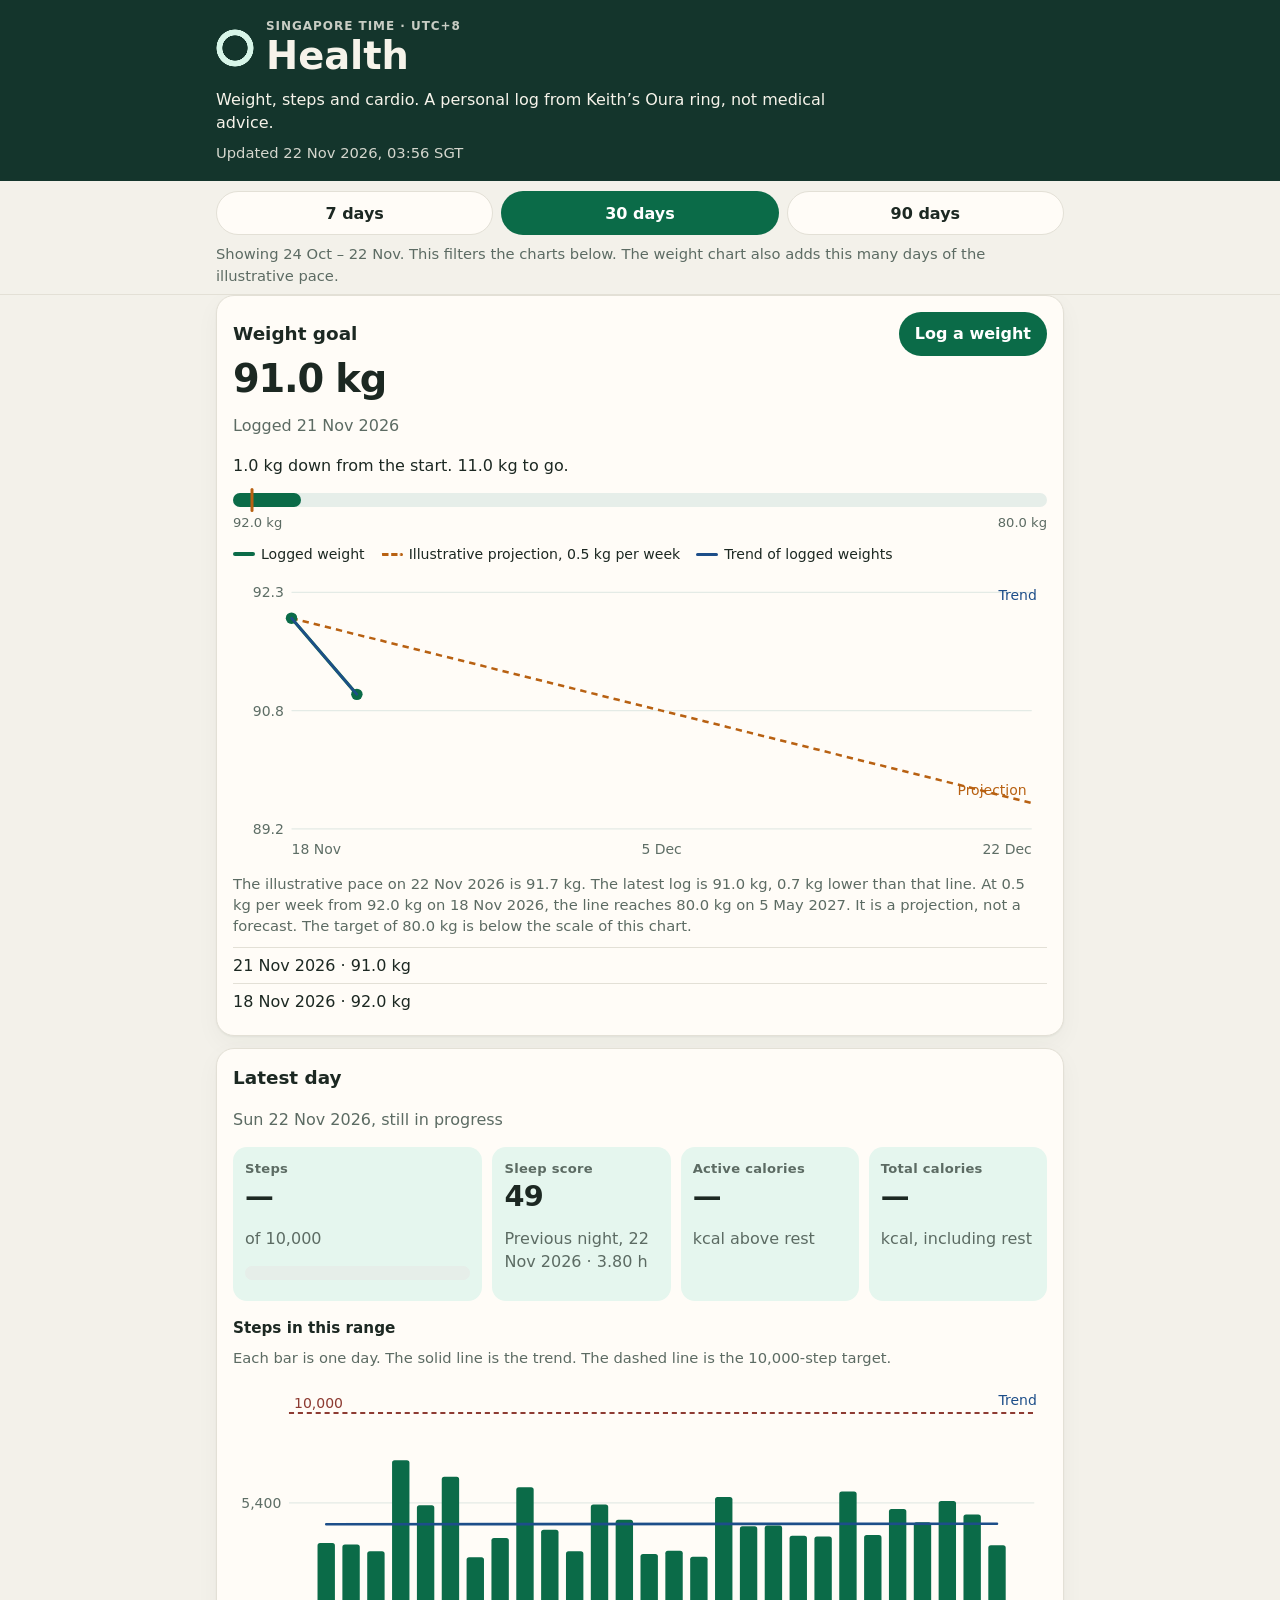
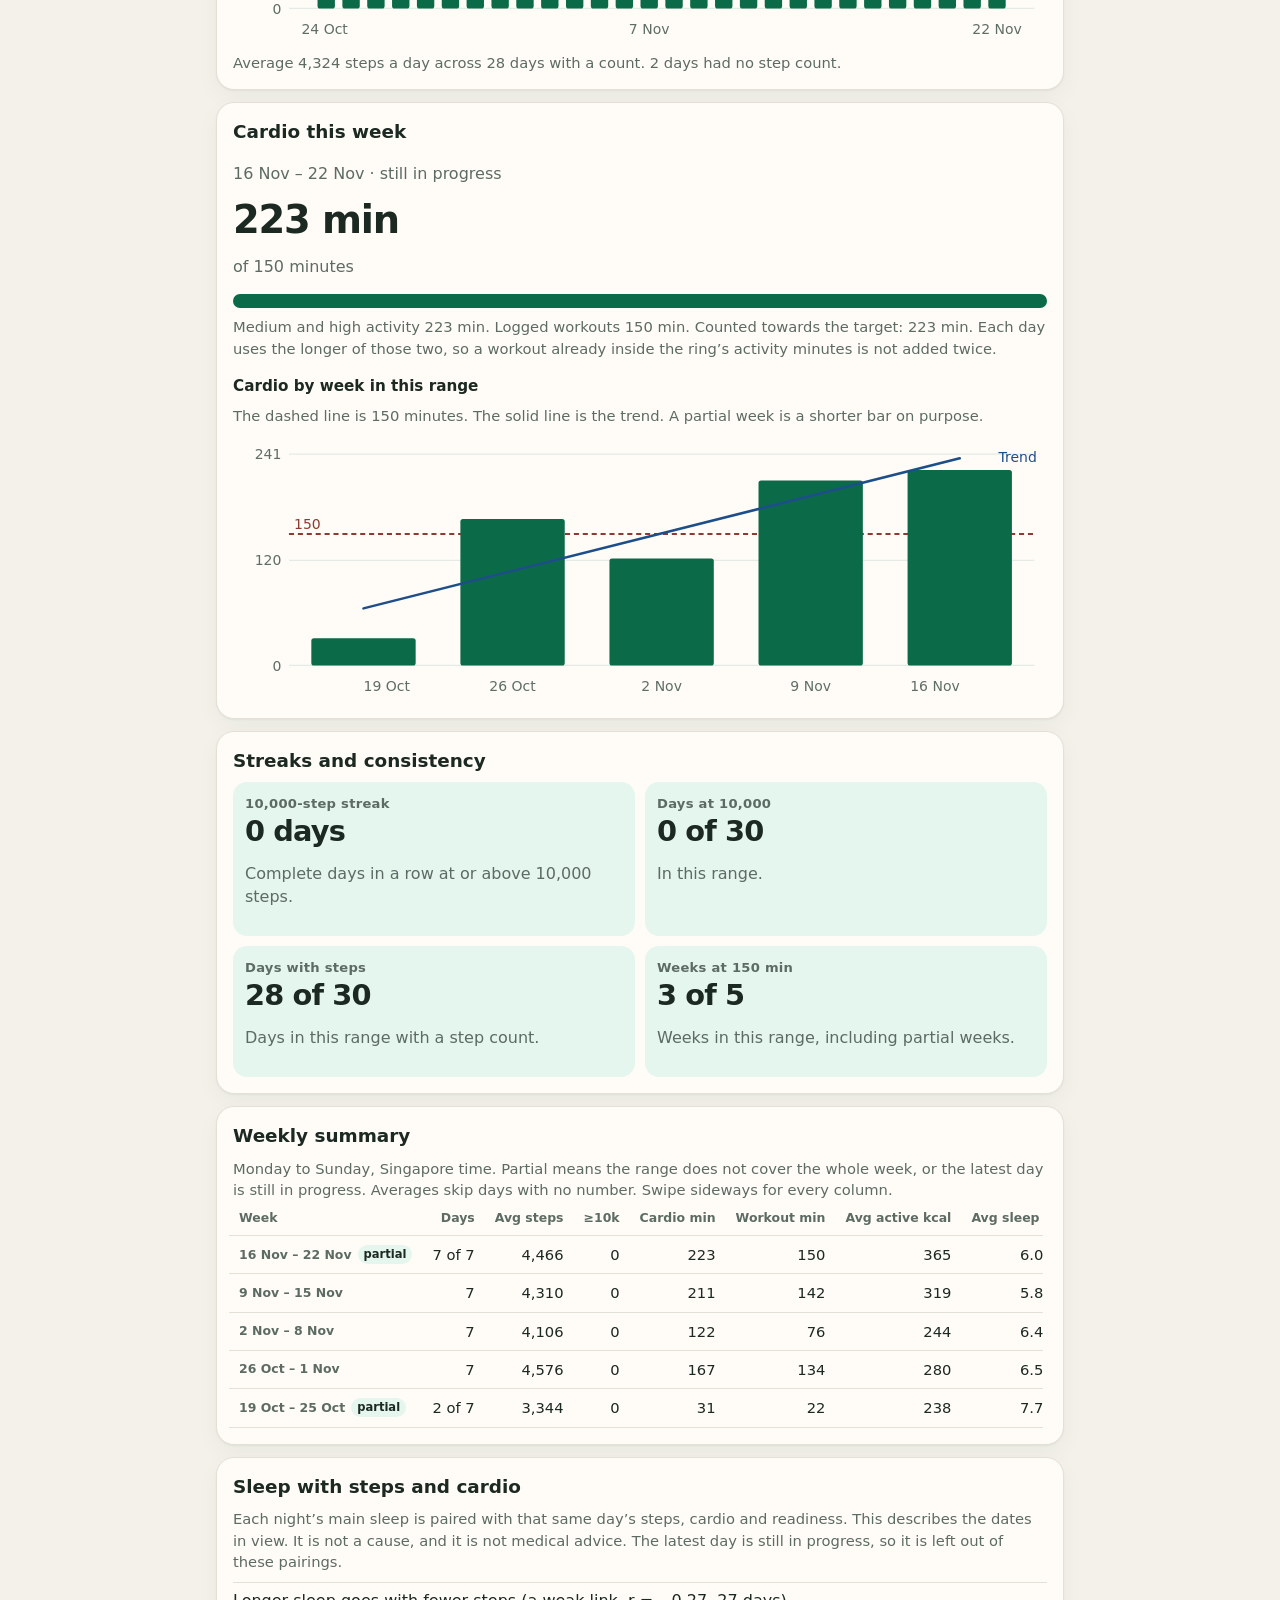
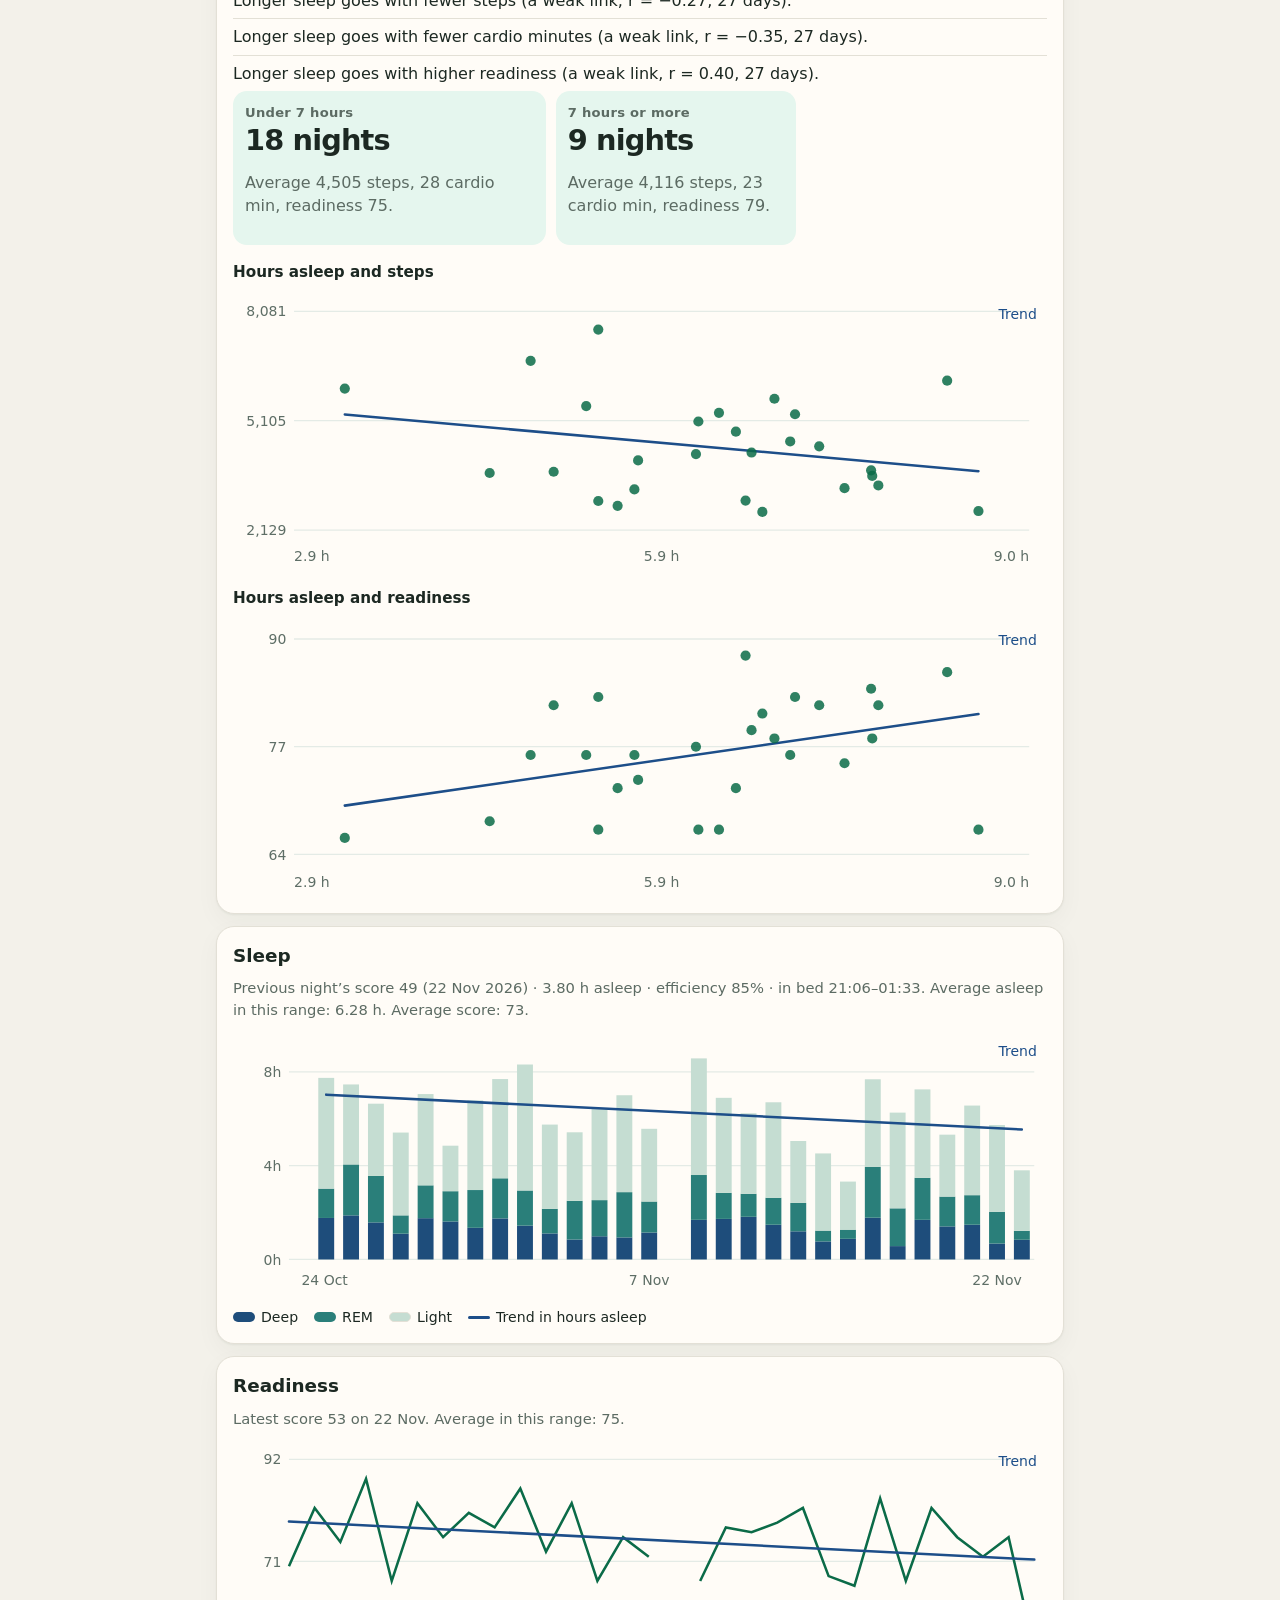
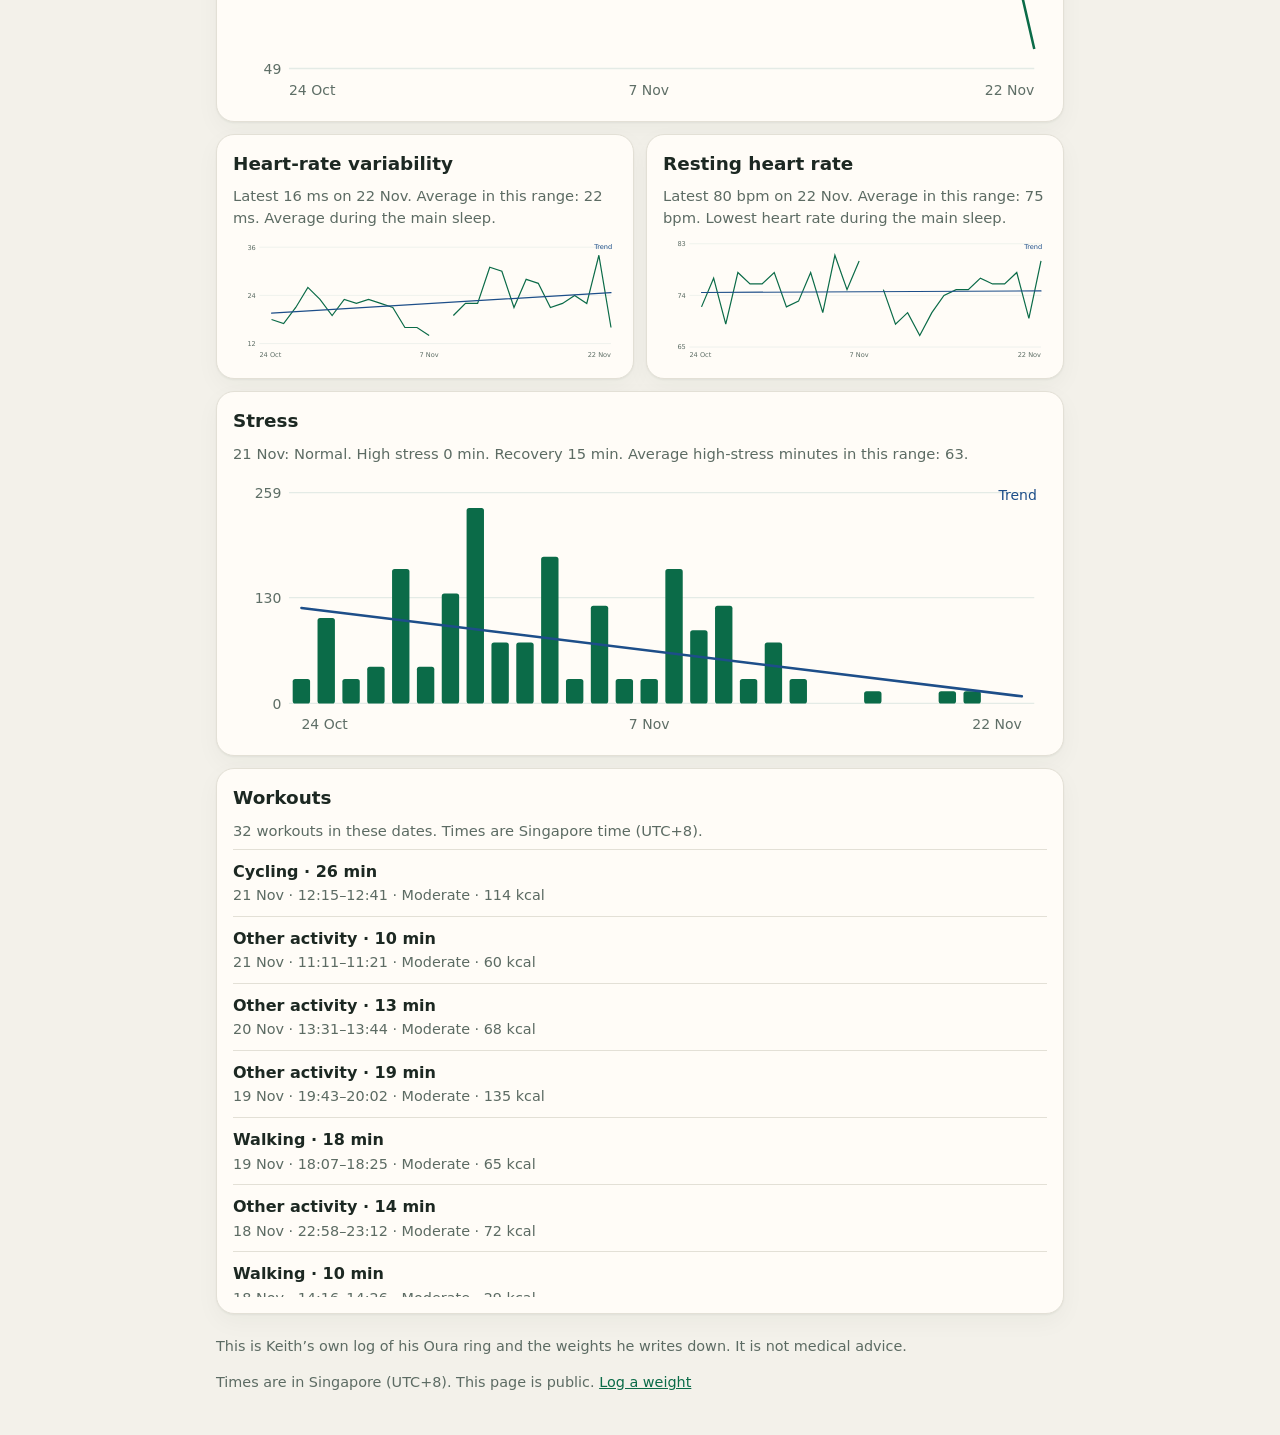
<file: health/index.html>
<!DOCTYPE html>
<html lang="en-GB">
<head>
<meta charset="utf-8">
<meta name="viewport" content="width=device-width, initial-scale=1, viewport-fit=cover">
<meta name="theme-color" content="#14352c">
<meta name="description" content="Keith's public log of weight, steps and cardio from his Oura ring. Not medical advice.">
<meta name="apple-mobile-web-app-capable" content="yes">
<meta name="mobile-web-app-capable" content="yes">
<meta name="apple-mobile-web-app-title" content="Health">
<title>Health · weight, steps and cardio</title>
<link rel="icon" href="data:image/svg+xml,%3Csvg xmlns='http://www.w3.org/2000/svg' viewBox='0 0 32 32'%3E%3Ccircle cx='16' cy='16' r='10' fill='none' stroke='%2314352c' stroke-width='6'/%3E%3C/svg%3E">
<link rel="stylesheet" href="styles.css">
</head>
<body>
<a class="skip" href="#content">Skip to the log</a>
<header>
  <div class="wrap head">
    <div class="brand">
      <span class="ring" aria-hidden="true"></span>
      <div>
        <p class="eyebrow">Singapore time · UTC+8</p>
        <h1>Health</h1>
      </div>
    </div>
    <p class="dek">Weight, steps and cardio. A personal log from Keith’s Oura ring, not medical advice.</p>
    <p id="updated" class="updated">Loading the log…</p>
  </div>
</header>

<div class="rangewrap">
  <div class="wrap">
    <div class="range" role="group" aria-label="Date range">
      <button type="button" data-days="7" aria-pressed="false">7 days</button>
      <button type="button" data-days="30" aria-pressed="true">30 days</button>
      <button type="button" data-days="90" aria-pressed="false">90 days</button>
    </div>
    <p id="range-note" class="note">This filters the charts below. The weight chart also adds this many days of the illustrative pace.</p>
  </div>
</div>

<main id="content" class="wrap">
  <p id="load-error" class="error" hidden></p>

  <section class="card" aria-labelledby="weight-heading">
    <div class="card-head">
      <h2 id="weight-heading">Weight goal</h2>
      <a class="button" href="https://github.com/keithorian/keithorian.github.io/issues/new?template=log-weight.yml">Log a weight</a>
    </div>
    <p class="num" id="weight-value">—</p>
    <p class="muted" id="weight-when"></p>
    <p id="weight-progress">Start 92 kg on 18 Nov 2026. Target 80 kg.</p>
    <div class="bar" id="weight-bar" role="progressbar" aria-valuemin="0" aria-valuemax="12" aria-valuenow="0" aria-label="Weight lost towards 80 kg">
      <span class="bar-fill" id="weight-fill" aria-hidden="true"></span>
      <span class="bar-mark" id="weight-pace" title="Illustrative pace" aria-hidden="true"></span>
    </div>
    <div class="bar-labels"><span id="weight-start-label">92 kg</span><span id="weight-target-label">80 kg</span></div>
    <p class="legend">
      <span class="key"><i class="swatch solid"></i> Logged weight</span>
      <span class="key"><i class="swatch dashed"></i> Illustrative projection, 0.5 kg per week</span>
      <span class="key" id="weight-trend-key" hidden><i class="swatch trend"></i> Trend of logged weights</span>
    </p>
    <div id="weight-chart" class="chart"></div>
    <p id="pace-note" class="note">The dashed line is an illustrative pace of 0.5 kg per week from 92 kg on 18 Nov 2026. It is a projection, not a forecast. At that pace the line reaches 80 kg on 5 May 2027.</p>
    <ul id="weight-list" class="plain"></ul>
  </section>

  <section class="card" aria-labelledby="latest-heading">
    <h2 id="latest-heading">Latest day</h2>
    <p class="muted" id="latest-when"></p>
    <div class="stats lead">
      <article class="stat">
        <h3>Steps</h3>
        <p class="num" id="steps-value">—</p>
        <p class="muted" id="steps-of">of 10,000</p>
        <div class="bar" aria-hidden="true"><span class="bar-fill" id="steps-fill"></span></div>
      </article>
      <article class="stat">
        <h3>Sleep score</h3>
        <p class="num" id="sleep-latest">—</p>
        <p class="muted" id="sleep-latest-note">Previous night</p>
      </article>
      <article class="stat">
        <h3>Active calories</h3>
        <p class="num" id="cal-active">—</p>
        <p class="muted">kcal above rest</p>
      </article>
      <article class="stat">
        <h3>Total calories</h3>
        <p class="num" id="cal-total">—</p>
        <p class="muted">kcal, including rest</p>
      </article>
    </div>
    <h3 class="subhead">Steps in this range</h3>
    <p class="note">Each bar is one day. The solid line is the trend. The dashed line is the 10,000-step target.</p>
    <div id="steps-chart" class="chart"></div>
    <p id="steps-summary" class="note"></p>
  </section>

  <section class="card" aria-labelledby="cardio-heading">
    <h2 id="cardio-heading">Cardio this week</h2>
    <p class="muted" id="cardio-when"></p>
    <p class="num" id="cardio-value">—</p>
    <p class="muted" id="cardio-of">of 150 minutes</p>
    <div class="bar" aria-hidden="true"><span class="bar-fill" id="cardio-fill"></span></div>
    <p id="cardio-detail" class="note"></p>
    <h3 class="subhead">Cardio by week in this range</h3>
    <p class="note">The dashed line is 150 minutes. The solid line is the trend. A partial week is a shorter bar on purpose.</p>
    <div id="cardio-chart" class="chart"></div>
  </section>

  <section class="card" aria-labelledby="consistency-heading">
    <h2 id="consistency-heading">Streaks and consistency</h2>
    <div class="stats four">
      <article class="stat">
        <h3>10,000-step streak</h3>
        <p class="num" id="streak">—</p>
        <p class="muted">Complete days in a row at or above 10,000 steps.</p>
      </article>
      <article class="stat">
        <h3>Days at 10,000</h3>
        <p class="num" id="hit-10k">—</p>
        <p class="muted" id="hit-10k-note">In this range.</p>
      </article>
      <article class="stat">
        <h3>Days with steps</h3>
        <p class="num" id="logged-days">—</p>
        <p class="muted">Days in this range with a step count.</p>
      </article>
      <article class="stat">
        <h3>Weeks at 150 min</h3>
        <p class="num" id="weeks-hit">—</p>
        <p class="muted">Weeks in this range, including partial weeks.</p>
      </article>
    </div>
  </section>

  <section class="card" aria-labelledby="weeks-heading">
    <h2 id="weeks-heading">Weekly summary</h2>
    <p id="weeks-caption" class="note">Monday to Sunday, Singapore time. Partial means the range does not cover the whole week, or the latest day is still in progress. Averages skip days with no number. Swipe sideways for every column.</p>
    <div class="tablewrap">
      <table aria-describedby="weeks-caption">
        <thead>
          <tr>
            <th scope="col">Week</th>
            <th scope="col">Days</th>
            <th scope="col">Avg steps</th>
            <th scope="col">≥10k</th>
            <th scope="col" title="Each day counts the longer of medium and high activity, and logged workouts. Overlap is not added twice.">Cardio min</th>
            <th scope="col">Workout min</th>
            <th scope="col">Avg active kcal</th>
            <th scope="col">Avg sleep h</th>
            <th scope="col">Avg readiness</th>
          </tr>
        </thead>
        <tbody id="week-body"></tbody>
      </table>
    </div>
  </section>

  <section class="card" aria-labelledby="corr-heading">
    <h2 id="corr-heading">Sleep with steps and cardio</h2>
    <p id="corr-summary" class="note">Each night’s main sleep is paired with that same day’s steps, cardio and readiness. This describes the dates in view. It is not a cause, and it is not medical advice.</p>
    <ul id="corr-lines" class="plain"></ul>
    <div class="stats">
      <article class="stat">
        <h3>Under 7 hours</h3>
        <p class="num" id="corr-short-n">—</p>
        <p class="muted" id="corr-short-detail"></p>
      </article>
      <article class="stat">
        <h3>7 hours or more</h3>
        <p class="num" id="corr-long-n">—</p>
        <p class="muted" id="corr-long-detail"></p>
      </article>
    </div>
    <h3 class="subhead">Hours asleep and steps</h3>
    <div id="corr-steps-chart" class="chart"></div>
    <h3 class="subhead">Hours asleep and readiness</h3>
    <div id="corr-ready-chart" class="chart"></div>
  </section>

  <section class="card" aria-labelledby="sleep-heading">
    <h2 id="sleep-heading">Sleep</h2>
    <p id="sleep-summary" class="note">The score is the previous night: the main sleep that ended that morning. It stays on that night until Oura scores the next one.</p>
    <div id="sleep-chart" class="chart"></div>
    <p class="legend">
      <span class="key"><i class="swatch deep"></i> Deep</span>
      <span class="key"><i class="swatch rem"></i> REM</span>
      <span class="key"><i class="swatch light"></i> Light</span>
      <span class="key"><i class="swatch trend"></i> Trend in hours asleep</span>
    </p>
  </section>

  <section class="card" aria-labelledby="ready-heading">
    <h2 id="ready-heading">Readiness</h2>
    <p id="ready-summary" class="note">Oura readiness score for each day.</p>
    <div id="ready-chart" class="chart"></div>
  </section>

  <div class="split">
    <section class="card" aria-labelledby="hrv-heading">
      <h2 id="hrv-heading">Heart-rate variability</h2>
      <p id="hrv-summary" class="note">Average during the main sleep, in milliseconds.</p>
      <div id="hrv-chart" class="chart"></div>
    </section>
    <section class="card" aria-labelledby="rhr-heading">
      <h2 id="rhr-heading">Resting heart rate</h2>
      <p id="rhr-summary" class="note">Lowest heart rate during the main sleep, in beats per minute.</p>
      <div id="rhr-chart" class="chart"></div>
    </section>
  </div>

  <section class="card" aria-labelledby="stress-heading">
    <h2 id="stress-heading">Stress</h2>
    <p id="stress-summary" class="note">Oura’s label for the day, plus minutes it marked as high stress. This is a log, not a judgement.</p>
    <div id="stress-chart" class="chart"></div>
  </section>

  <section class="card" aria-labelledby="workouts-heading">
    <h2 id="workouts-heading">Workouts</h2>
    <p id="workout-summary" class="note">Times are Singapore time (UTC+8). The date Oura stored can differ when a session crosses midnight.</p>
    <ul id="workout-list" class="workouts"></ul>
  </section>
</main>

<footer>
  <div class="wrap">
    <p>This is Keith’s own log of his Oura ring and the weights he writes down. It is not medical advice.</p>
    <p>Times are in Singapore (UTC+8). This page is public. <a href="https://github.com/keithorian/keithorian.github.io/issues/new?template=log-weight.yml">Log a weight</a></p>
  </div>
</footer>
<script src="app.js" defer></script>
</body>
</html>
</file>
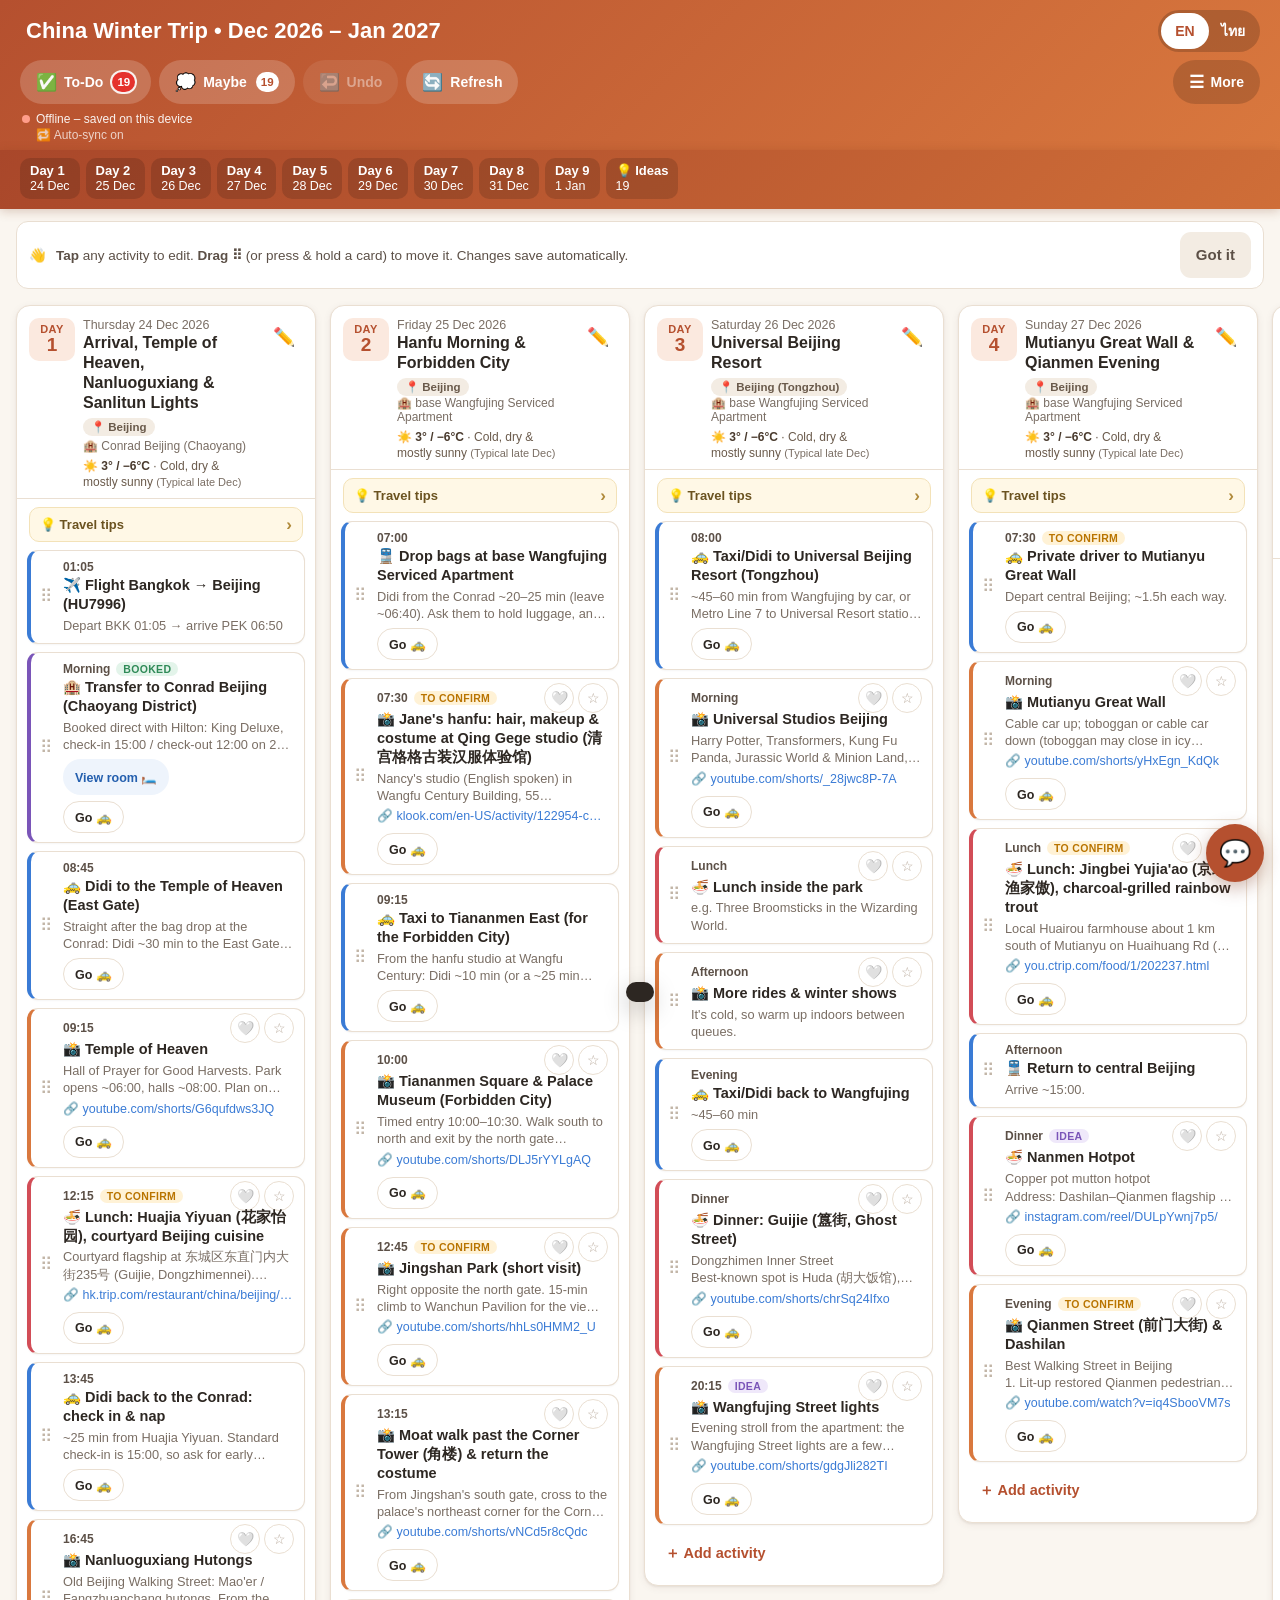
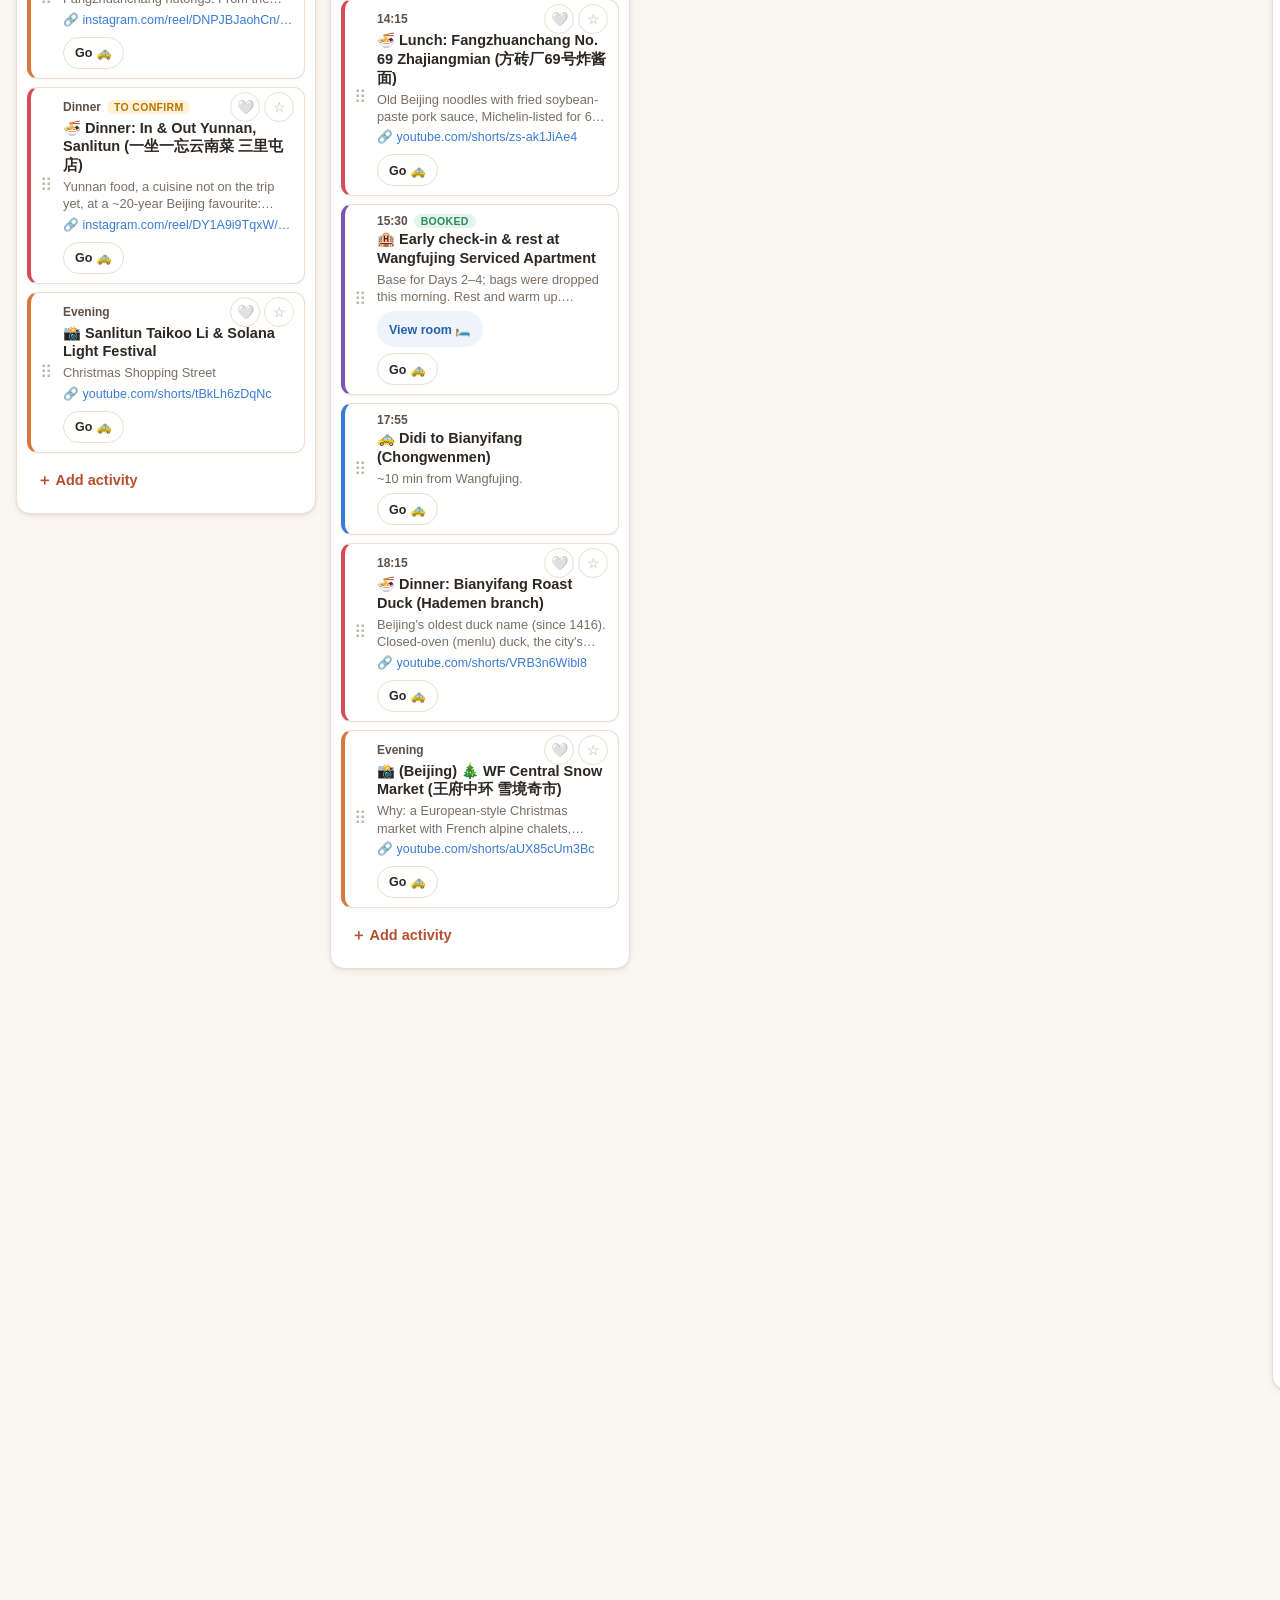
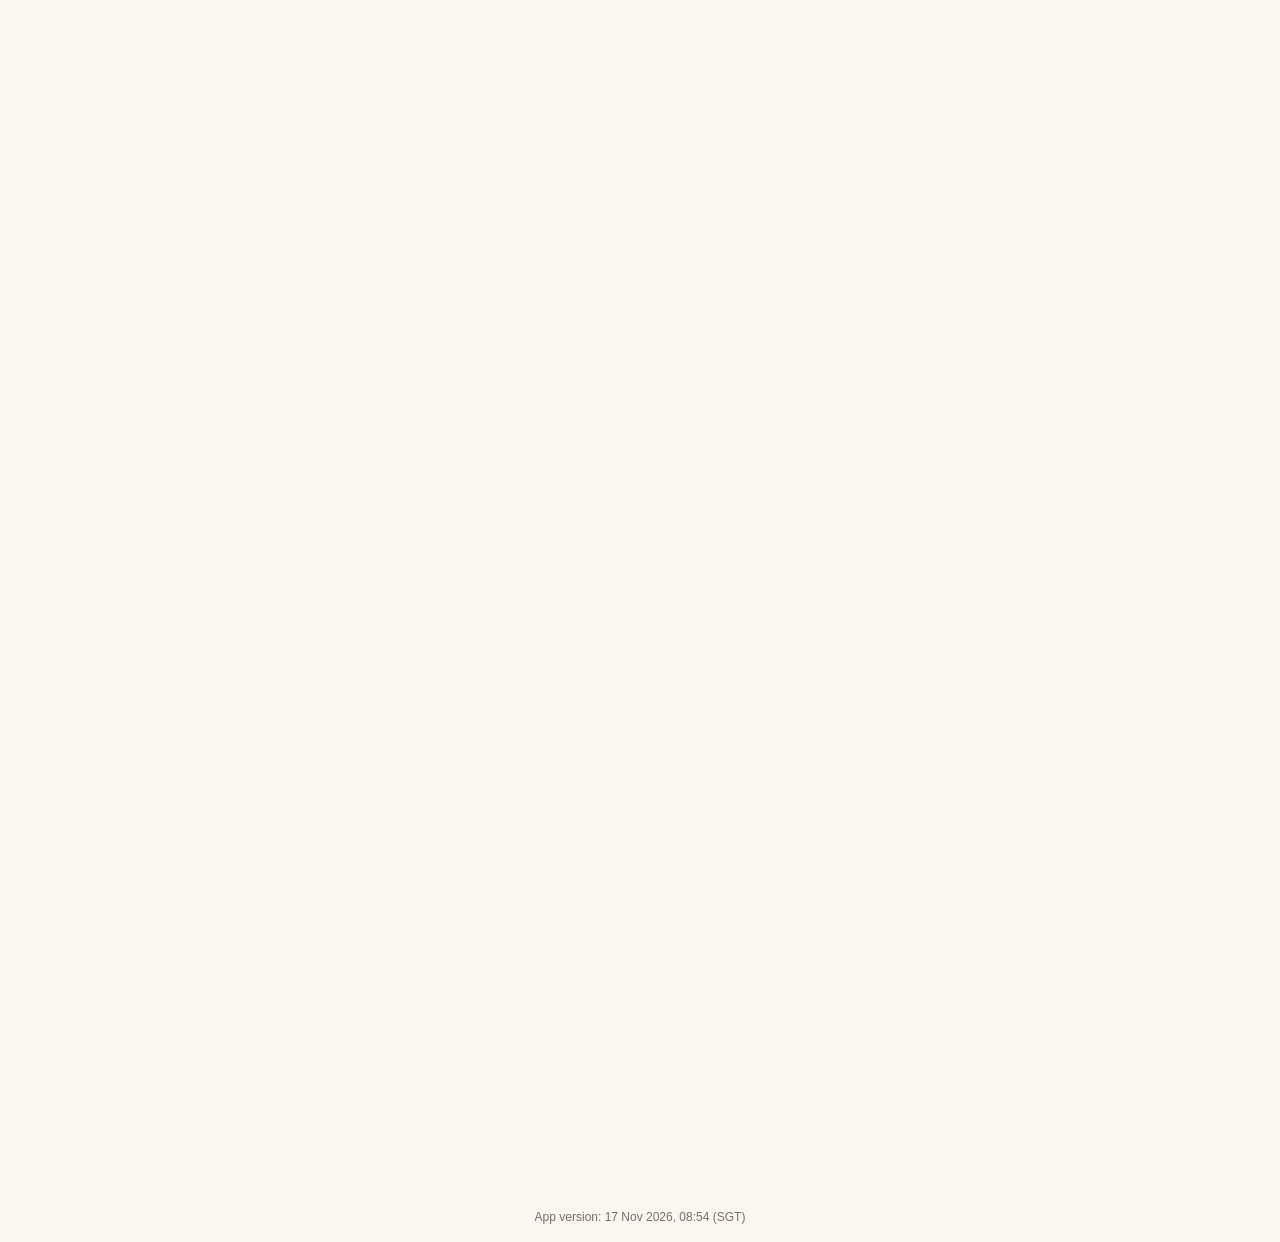
<file: china-trip-planner.html>
<!DOCTYPE html>
<html lang="en">
<head>
<meta charset="utf-8">
<meta name="viewport" content="width=device-width, initial-scale=1, viewport-fit=cover">
<meta name="theme-color" content="#b5502f">
<meta name="app-build" content="20261117085437">
<title>Our China Trip • Trip Planner</title>
<style>
:root{
  --bg:#faf6f0;--card:#fff;--ink:#2d2722;--muted:#7a6e64;--line:#eadfd2;
  --accent:#b5502f;--accent2:#e9a23b;--accent-soft:#fbe9df;
  --ok:#2f8a57;--ok-soft:#e3f4ea;--warn:#b97400;--warn-soft:#fff2d6;--idea:#7a55b8;--idea-soft:#efe8fa;
  --radius:14px;--shadow:0 1px 2px rgba(60,40,20,.08),0 2px 8px rgba(60,40,20,.06);
  font-family:Roboto,-apple-system,BlinkMacSystemFont,"Segoe UI","Helvetica Neue",Arial,"Sukhumvit Set","Thonburi","Noto Sans Thai","Leelawadee UI","Leelawadee","Tahoma","PingFang SC","Hiragino Sans GB","Microsoft YaHei","Noto Sans CJK SC","Noto Sans",sans-serif;
}
*{box-sizing:border-box}
html,body{margin:0;background:var(--bg);color:var(--ink);-webkit-text-size-adjust:100%}
body{min-height:100vh;padding-bottom:env(safe-area-inset-bottom)}
button,input,select,textarea{font:inherit;color:inherit}
button{cursor:pointer;-webkit-tap-highlight-color:transparent}
.sr{position:absolute;width:1px;height:1px;overflow:hidden;clip:rect(0 0 0 0);white-space:nowrap}

/* header */
header{background:linear-gradient(135deg,#b5502f,#d9783e);color:#fff;padding:calc(10px + env(safe-area-inset-top)) 14px 0}
.jump{position:sticky;top:0;z-index:20;background:linear-gradient(135deg,#a9472a,#cf6e38);padding:8px 14px 0;box-shadow:0 2px 10px rgba(120,50,20,.25)}
.titlerow{display:flex;align-items:center;gap:8px}
#title{flex:1;min-width:0;background:transparent;border:0;border-radius:8px;color:#fff;font-size:20px;font-weight:700;padding:6px 6px;
  text-overflow:ellipsis}
.lang{flex:none;display:flex;background:rgba(0,0,0,.18);border-radius:999px;padding:3px}
.lang button{border:0;background:transparent;color:#fff;font-weight:700;font-size:14px;border-radius:999px;padding:6px 12px;min-height:36px;min-width:48px}
.lang button[aria-pressed=true]{background:#fff;color:var(--accent)}
:lang(th) .ctitle,:lang(th) .dtitle{line-height:1.4}
#title:focus{background:rgba(255,255,255,.18);outline:none}
/* main bar: the everyday actions, one tap each; everything else lives in More */
.tools{display:grid;grid-template-columns:repeat(5,minmax(0,1fr));gap:6px;padding:8px 0 8px}
.tbtn{position:relative;display:flex;flex-direction:column;align-items:center;justify-content:center;gap:2px;border:0;border-radius:14px;background:rgba(255,255,255,.18);
  color:#fff;padding:6px 4px;font-size:12.5px;font-weight:600;min-height:56px;min-width:0;line-height:1.15;text-align:center}
.tbtn .ti{font-size:20px;line-height:1}
.tbtn .tl{display:block;max-width:100%;overflow:hidden;text-overflow:ellipsis;white-space:nowrap}
:lang(th) .tbtn .tl{font-size:12px}
.tbtn:hover{background:rgba(255,255,255,.28)}
.tbtn:active{transform:scale(.97)}
.tbtn:focus-visible,.mitem:focus-visible{outline:3px solid #fff;outline-offset:2px}
.tbtn:disabled{opacity:.45;cursor:default;transform:none}
.tbtn.more{background:rgba(0,0,0,.16)}
.tbtn .mbn{position:absolute;top:4px;right:6px;min-width:20px;height:20px;line-height:20px;padding:0 5px;border-radius:999px;background:#fff;color:var(--accent);font-size:11.5px;font-weight:700;margin:0}
.tbtn .tddot{display:none} /* in the bar the red badge says "due soon" */
.tbtn.hot .mbn{background:#e5322d;color:#fff;box-shadow:0 0 0 2px rgba(255,255,255,.9)}
@media (min-width:760px){
  .tools{display:flex;flex-wrap:wrap;gap:8px}
  .tbtn{flex-direction:row;gap:7px;border-radius:999px;padding:8px 16px;min-height:44px;font-size:14px}
  .tbtn .ti{font-size:17px}
  :lang(th) .tbtn .tl{font-size:14px}
  .tbtn .mbn{position:static;margin-left:2px}
  .tbtn.more{margin-left:auto}
}
/* More popup (grouped: share & chat / plan file / help & settings) */
.morewrap{position:fixed;inset:0;z-index:80;display:flex;align-items:flex-end;justify-content:center}
.morewrap[hidden]{display:none}
.moreback{position:absolute;inset:0;background:rgba(30,20,10,.45)}
.morebox{position:relative;width:100%;max-width:440px;max-height:calc(100% - 24px);overflow:auto;background:var(--card,#fff);color:var(--ink,#2b2118);border-radius:20px 20px 0 0;
  padding:14px 16px calc(16px + env(safe-area-inset-bottom));box-shadow:0 -6px 30px rgba(0,0,0,.25);animation:mup .18s ease-out}
@keyframes mup{from{transform:translateY(24px);opacity:.4}to{transform:none;opacity:1}}
@media (min-width:760px){.morewrap{align-items:center}.morebox{border-radius:20px;padding-bottom:16px}}
.morebox h2{display:flex;align-items:center;justify-content:space-between;margin:0 0 6px;font-size:18px}
.morebox .x{border:0;background:#f1e9e2;border-radius:50%;width:44px;height:44px;font-size:17px}
.mgrp{margin-top:10px}
.mgrp h3{margin:0 0 6px;font-size:12px;font-weight:700;letter-spacing:.04em;text-transform:uppercase;color:var(--muted,#8a7a6c)}
:lang(th) .mgrp h3{letter-spacing:0;text-transform:none;font-size:13px}
.mitem{display:flex;align-items:center;width:100%;min-height:48px;margin:0 0 6px;padding:10px 14px;border:1px solid var(--line,#eadfd5);border-radius:12px;background:#fff;
  font-size:15.5px;font-weight:500;text-align:left}
.mitem:hover{background:#fbf5f0}
.mitem.primary{background:var(--accent);border-color:var(--accent);color:#fff;font-weight:600}
.mitem.danger{color:#b3261e}
body:has(.morewrap:not([hidden])) #chatFab{display:none}
.wxnow{display:block;max-width:100%;margin:6px 0 0;padding:4px 11px;border-radius:999px;background:rgba(0,0,0,.16);font-size:13px;line-height:1.35;
  white-space:nowrap;overflow:hidden;text-overflow:ellipsis;width:fit-content}
.wxnow[hidden]{display:none}
.wxnow b{font-weight:700}
.wxnow .wxrest{opacity:.92}
.dwx{margin-top:4px;font-size:12px;color:#6a5a4b;line-height:1.35}
.dwx .wxl{display:block}
.dwx b{font-weight:700;color:#4a3b2e}
.dwx small{color:var(--muted);font-size:11px}
.sync{display:flex;flex-wrap:wrap;align-items:center;gap:2px 6px;font-size:12px;color:rgba(255,255,255,.92);padding:0 2px 8px;min-height:18px}
.sdot{width:8px;height:8px;border-radius:50%;background:#9be3b4;flex:none}
.sync[data-s=saving] .sdot,.sync[data-s=checking] .sdot{background:#ffd27a}
.sync[data-s=offline] .sdot{background:#ff9d8a}
#stime,#sauto{opacity:.8}
#sauto{flex-basis:100%;padding-left:14px}
#stime:not(:empty)::before{content:"· "}
.ver{margin-top:12px;font-size:12px;color:var(--muted)}
.foot{text-align:center;margin:0 0 18px;padding:0 14px}
.chips{display:flex;gap:6px;overflow-x:auto;padding:0 0 10px;scrollbar-width:none}
.chips::-webkit-scrollbar{display:none}
.chip{flex:none;border:0;border-radius:10px;background:rgba(0,0,0,.14);color:#fff;padding:5px 10px;font-size:12.5px;line-height:1.2;text-align:left}
.chip b{display:block;font-size:13px}
.chip:hover{background:rgba(0,0,0,.24)}

@media (max-width:480px){#title{font-size:17px}.lang button{min-width:42px;padding:6px 10px}}
/* board */
#board{display:flex;flex-direction:column;gap:14px;padding:14px;max-width:640px;margin:0 auto}
.day{background:var(--card);border-radius:var(--radius);box-shadow:var(--shadow);border:1px solid var(--line);display:flex;flex-direction:column;scroll-margin-top:70px}
.day.ideas{background:#fffdf8;border:2px dashed #e6cfa9}
.dhead{padding:12px 12px 8px;border-bottom:1px solid var(--line);display:flex;gap:8px;align-items:flex-start;cursor:pointer;border-radius:var(--radius) var(--radius) 0 0}
.dhead:hover{background:#fdf9f4}
.dnum{flex:none;width:46px;border-radius:10px;background:var(--accent-soft);color:var(--accent);text-align:center;padding:5px 0;line-height:1.1}
.dnum small{display:block;font-size:11px;font-weight:600;text-transform:uppercase;letter-spacing:.04em}
.dnum b{font-size:19px}
.ideas .dnum{background:#fff1d6;color:#a26a00;font-size:22px;padding:8px 0}
.dinfo{flex:1;min-width:0}
.dinfo .date{font-size:12.5px;color:var(--muted);font-weight:500}
.dinfo .dtitle{font-size:16px;font-weight:700;margin:1px 0 4px;line-height:1.25}
.city{display:inline-block;font-size:11.5px;font-weight:600;background:#f3ece3;color:#6a5a4b;border-radius:999px;padding:2px 8px;margin-right:4px}
.stay{display:inline-block;font-size:12px;color:var(--muted)}
.ibtn{flex:none;border:0;background:transparent;border-radius:10px;width:38px;height:38px;font-size:18px;color:var(--muted);display:inline-flex;align-items:center;justify-content:center}
.ibtn:hover{background:#f3ece3;color:var(--ink)}
.tips{display:flex;align-items:center;gap:6px;width:calc(100% - 24px);margin:8px 12px 0;background:#fff8e6;border:1px solid #f3e2b8;border-radius:10px;font:inherit;font-size:13px;font-weight:600;color:#6b5320;padding:8px 10px;text-align:left;cursor:pointer;-webkit-appearance:none;appearance:none}
.tips:hover,.tips:focus-visible{background:#fff1cf}
.tipsgo{margin-left:auto;font-size:17px;line-height:1;color:#b08a3a}
.tipsprint{display:none}
/* travel tips pop-up: centred card on every screen */
.backdrop:has(.sheet.tipsheet){align-items:center;padding:16px;padding-top:max(16px,env(safe-area-inset-top));padding-bottom:max(16px,env(safe-area-inset-bottom))}
.sheet.tipsheet{display:flex;flex-direction:column;max-width:560px;max-height:min(80vh,720px);max-height:min(80dvh,720px);border-radius:22px;padding:16px 18px 16px;box-shadow:0 10px 40px rgba(40,25,15,.25);overflow:hidden;animation:pop .18s ease-out}
@keyframes pop{from{transform:scale(.96);opacity:.4}}
.tiph{align-items:flex-start;margin-bottom:10px}
.tipsub{font-size:12.5px;color:var(--muted);margin-top:3px}
.tipsbody{flex:1;min-height:0;overflow-y:auto;-webkit-overflow-scrolling:touch;overscroll-behavior:contain;background:#fff8e6;border:1px solid #f3e2b8;border-radius:14px;padding:12px 14px;font-size:14.5px;line-height:1.55;color:#4d3c18;white-space:pre-wrap;word-break:break-word}
.tipsbody:focus{outline:none}
.tipsfoot{margin-top:12px}
.tipsfoot .btn{width:100%}
body:has(.sheet.tipsheet) #chatFab{display:none}
/* ✅ To-Do */
#bTodo{position:relative}
.tddot{position:absolute;top:3px;left:6px;width:9px;height:9px;border-radius:50%;background:#e5322d;box-shadow:0 0 0 2px #fff}
.sheet.tdsheet{max-width:600px}
.tdsub{margin:0 0 8px}
.tdfrow{margin-bottom:10px}
.tdfrow .tdflbl{display:block;margin-bottom:5px}
.tdflbl{font-size:12px;font-weight:700;color:var(--muted)}
.tdlegend{display:flex;gap:5px;flex-wrap:wrap}
.tdchip{display:inline-flex;align-items:center;gap:4px;min-height:32px;padding:4px 9px;border-radius:999px;border:1.5px solid transparent;font:inherit;font-size:12.5px;font-weight:700;cursor:pointer;-webkit-tap-highlight-color:transparent}
.tdchip .tdcn{min-width:18px;padding:0 5px;border-radius:999px;background:rgba(255,255,255,.75);font-size:11px;text-align:center}
.tdchip.all{background:#f3ece4;color:#5c5047;border-color:#e2d6c9}
.tdchip.r-h{background:#fde7e4;color:#b42318;border-color:#f6c4bd}.tdchip.r-m{background:#fff1d6;color:#9a6200;border-color:#f3d79a}.tdchip.r-l{background:#e3f4e8;color:#23703f;border-color:#b9e0c5}
.tdchip[aria-pressed=true]{color:#fff;box-shadow:0 1px 4px rgba(0,0,0,.18)}
.tdchip[aria-pressed=true] .tdcn{background:rgba(255,255,255,.28)}
.tdchip.all[aria-pressed=true]{background:#5c5047;border-color:#5c5047}
.tdchip.r-h[aria-pressed=true]{background:#d93a2b;border-color:#d93a2b}.tdchip.r-m[aria-pressed=true]{background:#e3a21a;border-color:#e3a21a}.tdchip.r-l[aria-pressed=true]{background:#3a9a5b;border-color:#3a9a5b}
.tdchip[aria-pressed=true]::before{content:"✓";font-size:11px}
.tdnone{list-style:none;text-align:center;color:var(--muted);font-size:13.5px;padding:18px 8px}
.tdlist{list-style:none;margin:0;padding:0 2px 2px;flex:1;min-height:0;overflow-y:auto;-webkit-overflow-scrolling:touch;overscroll-behavior:contain;display:grid;gap:10px;align-content:start}
.tdi{display:flex;gap:10px;align-items:flex-start;border:1px solid var(--line);border-left:5px solid #ccc;border-radius:14px;padding:10px 12px;background:#fff}
.tdi.r-h{border-left-color:#d93a2b}.tdi.r-m{border-left-color:#e3a21a}.tdi.r-l{border-left-color:#3a9a5b}
.tdi.done{opacity:.62;border-left-color:#bdb3a8}
.tdi.walk{border-left-color:#c9bfb4;background:#fcfaf7}
.tdbox{flex:none;width:28px;height:28px;margin-top:1px;border-radius:8px;border:2px solid #cdbfb0;background:#fff;color:#fff;font-size:16px;font-weight:800;line-height:1;display:flex;align-items:center;justify-content:center;cursor:pointer;-webkit-appearance:none;appearance:none;padding:0}
.tdbox[aria-checked=true]{background:var(--ok);border-color:var(--ok)}
.tdbox:disabled{cursor:default}
.tdbox.walkic{border:0;background:none;font-size:18px;cursor:default}
.tdmain{flex:1;min-width:0}
.tdtop{display:flex;gap:8px;align-items:flex-start}
.tdt{flex:1;text-align:left;border:0;background:none;padding:0;font:inherit;font-size:14.5px;font-weight:700;line-height:1.3;color:var(--ink);cursor:pointer}
.tdi.done .tdt{text-decoration:line-through;text-decoration-color:#a99}
.tdrisk{flex:none;font-size:11px;font-weight:700;border-radius:999px;padding:3px 8px;white-space:nowrap}
.tdrisk.r-h{background:#fde7e4;color:#b42318}.tdrisk.r-m{background:#fff1d6;color:#9a6200}.tdrisk.r-l{background:#e3f4e8;color:#23703f}
.tdmeta{display:flex;gap:6px;flex-wrap:wrap;align-items:center;margin-top:6px}
.tdwhere{border:0;background:#f6efe8;border-radius:999px;padding:3px 9px;font:inherit;font-size:12px;font-weight:600;color:#6b5a4c;cursor:pointer}
.tdst{font-size:12px;font-weight:700;border-radius:999px;padding:3px 9px}
.st-opens{background:#e8f0fb;color:#2f5f8f}.st-due{background:#fff1d6;color:#9a6200}.st-today,.st-overdue{background:#d93a2b;color:#fff}.st-done{background:#e3f4e8;color:#23703f}
.tdby{font-size:12px;color:var(--muted)}
.tddates{display:flex;gap:4px 12px;flex-wrap:wrap;font-size:12.5px;color:#5c5047;margin-top:6px}
.tdhow{font-size:13px;line-height:1.45;color:#4a3f36;margin-top:6px}
.tdif{font-size:12.5px;line-height:1.4;color:#8a2c1f;margin-top:4px}
.tdconf{font-size:11.5px;color:var(--muted);margin-top:4px;font-style:italic}
.tdi.done .tdhow,.tdi.done .tdif,.tdi.done .tddates,.tdi.done .tdconf{display:none}
.tdsec{list-style:none;font-size:12.5px;font-weight:700;color:var(--muted);padding:6px 2px 0;text-transform:uppercase;letter-spacing:.04em}
.list{list-style:none;margin:0;padding:8px 10px 4px;min-height:56px;display:flex;flex-direction:column;gap:8px}
.list:empty::before{content:attr(data-empty);display:block;text-align:center;color:#b8aa9b;font-size:13px;padding:14px;border:2px dashed var(--line);border-radius:10px}
.addbtn{margin:2px 10px 10px;border:0;border-radius:10px;background:transparent;color:var(--accent);font-weight:600;padding:10px;text-align:left;min-height:44px;font-size:14.5px}
.addbtn:hover{background:var(--accent-soft)}
.addday{border:2px dashed #e3cdb8;background:transparent;border-radius:var(--radius);color:var(--accent);font-weight:700;padding:18px;font-size:15px;min-height:60px}
.addday:hover{background:var(--accent-soft)}

/* cards */
.card{position:relative;display:flex;align-items:stretch;background:#fff;border:1px solid var(--line);border-left:4px solid var(--c,#ccc);
  border-radius:11px;box-shadow:0 1px 2px rgba(0,0,0,.04);user-select:none;-webkit-user-select:none;-webkit-touch-callout:none;touch-action:manipulation}
.card:hover{border-color:#dccbb8;border-left-color:var(--c)}
.card[data-cat=sightseeing]{--c:#d9783e}.card[data-cat=food]{--c:#d24d57}.card[data-cat=travel]{--c:#3a7bd5}
.card[data-cat=hotel]{--c:#7a55b8}.card[data-cat=shopping]{--c:#2fa08a}.card[data-cat=other]{--c:#9a8f84}
.handle{flex:none;width:30px;border:0;background:transparent;color:#c2b5a7;font-size:17px;cursor:grab;touch-action:none;display:flex;align-items:center;justify-content:center;border-radius:8px 0 0 8px;padding:0}
.handle:hover,.handle:focus-visible{color:var(--accent);background:#fbf3ec}
.cbody{flex:1;min-width:0;padding:9px 10px 9px 2px;cursor:pointer}
.ctop{display:flex;align-items:center;gap:6px;flex-wrap:wrap;font-size:12px;color:var(--muted);margin-bottom:2px}
.ctime{font-weight:600;color:#5c5047}
.ctitle{font-size:14.5px;font-weight:600;line-height:1.3;word-wrap:break-word}
.cemo{margin-right:4px}
.cnotes{font-size:12.8px;color:var(--muted);line-height:1.35;margin-top:3px;display:-webkit-box;-webkit-line-clamp:2;-webkit-box-orient:vertical;overflow:hidden;white-space:pre-line}
.clink{display:inline-block;margin-top:4px;font-size:12.5px;color:#3a7bd5;text-decoration:none;font-weight:500;max-width:100%;overflow:hidden;text-overflow:ellipsis;white-space:nowrap}
.clink.room{display:inline-flex;align-items:center;min-height:36px;margin-top:6px;padding:6px 12px;border-radius:999px;background:#eef4fc;color:#245fae;font-weight:600}
.pill{display:inline-block;font-size:10.5px;font-weight:700;border-radius:999px;padding:1px 7px;text-transform:uppercase;letter-spacing:.03em}
.pill.booked{background:var(--ok-soft);color:var(--ok)}
.pill.confirm{background:var(--warn-soft);color:var(--warn)}
.pill.idea{background:var(--idea-soft);color:var(--idea)}
.card.dragging-src{opacity:.35;border-style:dashed}
.ghost{position:fixed;z-index:1000;pointer-events:none;box-shadow:0 12px 30px rgba(60,30,10,.28);transform:rotate(2deg) scale(1.02);opacity:.96;margin:0}
body.dragging{cursor:grabbing;user-select:none;-webkit-user-select:none}
body.dragging .card,body.dragging .cbody{cursor:grabbing}
.list.over{background:#fff6ee;border-radius:10px}
.card.lifting{transform:scale(1.02);box-shadow:0 6px 18px rgba(0,0,0,.15);transition:transform .15s}

/* desktop columns */
@media (min-width:900px){
  #board{flex-direction:row;align-items:flex-start;max-width:none;overflow-x:auto;padding:16px 16px 28px;min-height:calc(100vh - 140px);scroll-snap-type:x proximity}
  .day,.addday{flex:none;width:300px;scroll-snap-align:start;scroll-margin-left:16px}
  .day{max-height:none}
  .addday{height:120px}
  header,.jump{padding-left:20px;padding-right:20px}
  #title{font-size:22px}
}

/* sheet / modal */
.backdrop{position:fixed;inset:0;z-index:50;background:rgba(40,25,15,.42);display:flex;align-items:flex-end;justify-content:center;animation:fade .15s}
.sheet{background:#fff;width:100%;max-width:520px;max-height:92vh;overflow:auto;border-radius:18px 18px 0 0;padding:16px 16px calc(16px + env(safe-area-inset-bottom));animation:up .2s ease-out}
@media (min-width:600px){.backdrop{align-items:center}.sheet{border-radius:18px}}
@keyframes up{from{transform:translateY(30px);opacity:.4}}@keyframes fade{from{opacity:0}}
.sheet h2{margin:0 0 12px;font-size:18px;display:flex;align-items:center;justify-content:space-between}
.field{display:block;margin-bottom:12px}
.field>span{display:block;font-size:12.5px;font-weight:600;color:var(--muted);margin-bottom:5px}
.field input,.field textarea,.field select{width:100%;border:1.5px solid var(--line);border-radius:10px;padding:10px 11px;font-size:16px;background:#fff}
.field textarea{min-height:90px;resize:vertical;line-height:1.4}
.field input:focus,.field textarea:focus,.field select:focus{outline:none;border-color:var(--accent);box-shadow:0 0 0 3px var(--accent-soft)}
.row2{display:grid;grid-template-columns:1fr 1fr;gap:10px}
.seg{display:flex;flex-wrap:wrap;gap:6px}
.seg button{border:1.5px solid var(--line);background:#fff;border-radius:999px;padding:8px 12px;font-size:14px;min-height:40px}
.seg button[aria-pressed=true]{border-color:var(--accent);background:var(--accent-soft);color:var(--accent);font-weight:600}
.actions{display:flex;gap:8px;margin-top:16px;flex-wrap:wrap}
.btn{border:0;border-radius:11px;padding:11px 16px;font-weight:600;font-size:15px;min-height:46px;background:#f3ece3}
.btn.primary{background:var(--accent);color:#fff;flex:1}
.btn.danger{background:#fdeaea;color:#b3261e}
.btn:hover{filter:brightness(.97)}
.movebar{display:flex;gap:6px;align-items:center;flex-wrap:wrap;background:#faf6f0;border-radius:12px;padding:8px}
.movebar select{flex:1;min-width:140px;border:1.5px solid var(--line);border-radius:9px;padding:8px;font-size:15px;background:#fff}
.movebar .btn{min-height:40px;padding:8px 12px}
.hint{font-size:13px;color:var(--muted);line-height:1.45;margin:0 0 10px}
/* tap-to-navigate */
.cnav{display:flex;gap:6px;flex-wrap:wrap;margin-top:6px}
.nbtn{display:inline-flex;align-items:center;gap:3px;border:1px solid var(--line);background:#fff;color:var(--ink);border-radius:999px;padding:4px 11px;min-height:32px;font:inherit;font-size:12.5px;font-weight:600;text-decoration:none;cursor:pointer;white-space:nowrap}
.nbtn:hover,.nbtn:focus-visible{background:var(--accent-soft);border-color:#e3cdb8;color:var(--accent)}
a.btn{display:inline-flex;align-items:center;justify-content:center;text-decoration:none;color:var(--ink)}
.zhsec{margin:4px 0 2px}
.zhsec summary{cursor:pointer;font-size:12.5px;font-weight:600;color:var(--muted);padding:8px 0;min-height:32px}
/* show-the-driver pop-up */
body:has(.sheet .driver) #chatFab{display:none}
.sheet.drv{padding:8px 18px calc(18px + env(safe-area-inset-bottom));border-radius:22px 22px 0 0;box-shadow:0 -10px 40px rgba(40,25,15,.22);overscroll-behavior:contain}
@media (min-width:600px){.sheet.drv{border-radius:22px;padding-bottom:20px}}
.dgrab{width:40px;height:5px;border-radius:3px;background:#e2d6c8;margin:0 auto 10px}
.dhd{display:flex;align-items:center;justify-content:space-between;gap:10px;margin-bottom:14px}
.dhd h2{margin:0;font-size:17px;font-weight:700;color:var(--ink)}
.driver{position:relative;text-align:center;background:linear-gradient(180deg,#fffaf3,#fff);border:1px solid var(--line);border-radius:18px;padding:18px 16px 16px;box-shadow:0 1px 2px rgba(60,40,20,.06),0 8px 24px rgba(60,40,20,.08)}
.dask{display:inline-block;font-size:14px;font-weight:600;letter-spacing:.12em;color:var(--accent);background:var(--accent-soft);border-radius:999px;padding:5px 14px 5px 16px;margin-bottom:14px}
.dzh{text-wrap:balance;font-size:clamp(32px,10vw,46px);font-weight:800;line-height:1.18;letter-spacing:.02em;color:var(--ink);word-break:break-word;-webkit-user-select:text;user-select:text}
.dzh.dkw{font-size:clamp(22px,7vw,30px);font-weight:700;letter-spacing:0}
.daddr{text-wrap:balance;font-size:clamp(19px,5.6vw,24px);font-weight:600;line-height:1.5;color:#3d342d;margin-top:12px;word-break:break-word;-webkit-user-select:text;user-select:text}
.den{font-size:12.5px;line-height:1.4;color:var(--muted);margin-top:12px}
.dnote{font-size:13px;line-height:1.45;color:var(--muted);margin:12px 2px 0}
.ddiv{height:1px;background:var(--line);margin:16px 0 14px}
.dcopy{display:grid;grid-template-columns:1fr 1fr;gap:10px;margin-bottom:10px}
.dcopy .dbtn:only-child{grid-column:1/-1}
.dbtn{display:flex;align-items:center;justify-content:center;gap:6px;width:100%;min-height:52px;padding:10px 12px;border-radius:14px;border:1.5px solid var(--line);background:#fff;color:var(--ink);font:inherit;font-size:15px;font-weight:600;line-height:1.2;text-align:center;text-decoration:none;box-sizing:border-box;cursor:pointer;transition:background .15s,border-color .15s,color .15s,transform .08s}
.dbtn:active{transform:scale(.98)}
.dbtn{-webkit-appearance:none;appearance:none;box-sizing:border-box}
.dcopy .dbtn.dcp{background:#faf6f1;border-color:#e6d8c8;color:var(--ink);text-align:center;line-height:1.2}
.dcopy .dbtn.dcp.done{background:var(--ok-soft);border-color:var(--ok);color:var(--ok)}
.dbtn .dic{flex:none;display:block;color:var(--accent)}
.dcopy .dbtn.dcp:hover{background:#f6eee4}
.dcopy .dbtn:hover{background:#fbf6f0}
.dbtn.done{background:var(--ok-soft);border-color:var(--ok);color:var(--ok)}
.dbtn.damap{background:var(--accent);border-color:var(--accent);color:#fff;box-shadow:0 4px 12px rgba(181,80,47,.28)}
.dbtn.damap:hover{filter:brightness(1.05)}
.dtip{font-size:12.5px;line-height:1.45;color:var(--muted);text-align:center;margin:12px 4px 0}
@media print{.cnav,.cpick .pk,.changes{display:none!important}}
/* co-planning: picks */
.cpick{display:inline-flex;align-items:center;gap:5px;flex-wrap:wrap;vertical-align:top}
.ctop .cpick{margin-left:auto;flex:none;gap:4px}
.ctop .pk{width:30px;height:30px;margin:-5px 0;font-size:14px}
.cpbs{margin-top:6px}
.cbody .cnav:has(+ .cpbs){display:inline-flex;margin-right:4px;vertical-align:middle}
.cnav + .cpbs{display:inline-flex;vertical-align:middle}
body:has(.sheet.mbsheet) #chatFab{display:none}
.pk{width:32px;height:32px;border-radius:50%;border:1px solid var(--line);background:#fff;font-size:15px;line-height:1;display:inline-flex;align-items:center;justify-content:center;cursor:pointer;padding:0;color:#b9aa9c}
.pk:hover,.pk:focus-visible{border-color:#e3cdb8;background:var(--accent-soft)}
.pk.on{background:#fff4e8;border-color:#f0c9a0;color:inherit}
.pbs{display:inline-flex;gap:4px;flex-wrap:wrap}
.pb{display:inline-flex;align-items:center;gap:2px;font-size:11.5px;font-weight:600;padding:3px 8px;border-radius:999px;background:#f6efe8;color:#6b5a4c;white-space:nowrap}
.pb.pb-her{background:#fdeef3;color:#a43d64}
.pb.pb-keith{background:#eaf2fb;color:#2f5f8f}
.card.must{box-shadow:0 0 0 1.5px #f2c14e inset,0 1px 2px rgba(0,0,0,.04)}
.card.hl{animation:hl 2.4s ease-out}
@keyframes hl{0%,30%{box-shadow:0 0 0 3px #f2a33a,0 6px 18px rgba(242,163,58,.35);background:#fff6e6}100%{box-shadow:none;background:#fff}}
/* co-planning: what changed */
.changes{max-width:640px;margin:12px auto 0;padding:0 14px}
@media (min-width:900px){.changes{max-width:none;margin:12px 16px 0;padding:0}}
.chg{background:linear-gradient(180deg,#fffaf3,#fff);border:1px solid #f0d9bf;border-radius:14px;padding:10px 12px 8px;box-shadow:0 2px 8px rgba(181,80,47,.07)}
.chgh{display:flex;align-items:center;gap:8px;font-size:14px}
.chgh b{flex:1}
.chgx{min-height:32px;padding:4px 12px;font-size:13px}
.chg ul{list-style:none;margin:6px 0 0;padding:0}
.chgl{display:flex;align-items:center;gap:8px;width:100%;text-align:left;border:0;background:none;font:inherit;font-size:13.5px;color:var(--ink);padding:7px 2px;border-top:1px solid #f4e6d6;cursor:pointer;line-height:1.35}
.chg li:first-child .chgl{border-top:0}
.chgl:hover,.chgl:focus-visible{color:var(--accent)}
.chgd{flex:none;width:7px;height:7px;border-radius:50%;background:var(--accent)}
.chga{margin-left:auto;color:var(--muted);font-size:17px;padding-left:6px}
.chgmore{font-size:12.5px;color:var(--muted);padding:4px 2px 2px 17px}
/* co-planning: Maybe list */
.mbcount{display:inline-block;min-width:22px;padding:1px 7px;border-radius:999px;background:var(--accent-soft);color:var(--accent);font-size:13px;text-align:center;vertical-align:middle}
.mbform{background:#faf6f1;border:1px solid var(--line);border-radius:14px;padding:12px 12px 4px;margin-bottom:14px}
.mbform .field{margin-bottom:10px}
.mbform textarea{min-height:56px}
.mbform .seg button{flex:1}
.mbaddb{width:100%;margin-bottom:8px;min-height:44px}
.mbs{list-style:none;margin:0;padding:0;display:grid;gap:10px}
.mbi{border:1px solid var(--line);border-left:4px solid #e0b25a;border-radius:12px;padding:10px 12px;background:#fff}
.mbi.open{border-color:#f0c9a0;box-shadow:0 2px 10px rgba(181,80,47,.08)}
.mbt{font-weight:600;font-size:15px;line-height:1.3}
.mbt .cemo{margin-right:6px}
.mbnote{font-size:13px;color:#5c5047;margin-top:4px;white-space:pre-wrap;line-height:1.4;display:-webkit-box;-webkit-line-clamp:3;-webkit-box-orient:vertical;overflow:hidden}
.mbrow{display:flex;align-items:center;gap:6px;flex-wrap:wrap}
.mbrow .cnav,.mbrow .cpick{margin-top:8px}
.mbact{margin-top:8px}
.mbday{flex:1;min-height:38px}
.mbdel{min-height:38px;padding:0 12px}
.mbpick{margin-top:10px;padding-top:10px;border-top:1px dashed var(--line)}
.mbpick .btn{width:100%;min-height:42px}
.mbempty{color:var(--muted);font-size:14px;text-align:center;padding:16px 8px;border:1px dashed var(--line);border-radius:12px;list-style:none}
.tomaybe{width:100%;margin-bottom:10px}
.x{border:0;background:#f3ece3;border-radius:50%;width:34px;height:34px;font-size:16px}

/* toast */
#toast{position:fixed;left:50%;bottom:calc(18px + env(safe-area-inset-bottom));transform:translateX(-50%) translateY(120px);z-index:80;
  background:#2d2722;color:#fff;border-radius:12px;padding:10px 12px 10px 16px;display:flex;align-items:center;gap:12px;font-size:14px;
  box-shadow:0 8px 24px rgba(0,0,0,.25);transition:transform .25s;max-width:calc(100vw - 24px)}
#toast.show{transform:translateX(-50%) translateY(0)}
#toast button{border:0;background:#e9a23b;color:#2d2722;font-weight:700;border-radius:8px;padding:7px 12px}
.firsthelp{max-width:640px;margin:12px auto 0;padding:0 14px}
.firsthelp div{background:#fff;border:1px solid var(--line);border-radius:12px;padding:10px 12px;font-size:13.5px;color:#5c5047;display:flex;gap:10px;align-items:center}
.firsthelp button{margin-left:auto}
@media (min-width:900px){.firsthelp{max-width:none;margin:12px 16px 0;padding:0}}

/* print */
@media print{#chatFab,#chatPanel{display:none!important}
  @page{margin:12mm}
  header{position:static;background:none;color:#000;box-shadow:none;padding:0}
  #title{color:#000;font-size:22px;padding:0}
  .tools,.morewrap,.sync,.wxnow,.jump,.chips,.handle,.ibtn,.addbtn,.addday,#toast,.firsthelp,.backdrop{display:none!important}
  body{background:#fff}
  #board{display:block;padding:0;max-width:none;overflow:visible}
  .day{box-shadow:none;margin:0 0 10px;border:1px solid #ccc;width:auto}
  .dhead,.tipsprint{break-after:avoid;page-break-after:avoid}
  .tips{display:none!important}
  .tipsprint{display:block;margin:8px 12px 0;padding:8px 10px;background:#fff8e6;border-radius:10px;font-size:13px;color:#6b5320;white-space:pre-wrap;line-height:1.4}
  .day.ideas.empty{display:none}
  .card{break-inside:avoid;box-shadow:none}
  .cnotes{-webkit-line-clamp:unset;display:block}
  .clink::after{content:" (" attr(href) ")";color:#555;white-space:normal}
  .clink{white-space:normal}
}
/* chat bubble */
#chatFab{position:fixed;right:16px;bottom:calc(18px + env(safe-area-inset-bottom));z-index:70;width:58px;height:58px;border-radius:50%;border:0;background:var(--accent);color:#fff;font-size:26px;box-shadow:0 6px 18px rgba(120,50,20,.35);cursor:pointer;display:flex;align-items:center;justify-content:center;transition:transform .2s}
#chatFab.on{transform:scale(.9)}
#toast.show~#chatFab{bottom:calc(84px + env(safe-area-inset-bottom))}
#chatFab .cdot{position:absolute;top:6px;right:6px;width:14px;height:14px;border-radius:50%;background:#e23a3a;border:2px solid #fff}
#chatPanel{position:fixed;z-index:75;right:16px;bottom:calc(88px + env(safe-area-inset-bottom));width:min(380px,calc(100vw - 32px));height:min(560px,calc(100dvh - 140px));background:var(--card);border:1px solid var(--line);border-radius:18px;box-shadow:0 14px 40px rgba(60,30,10,.28);display:flex;flex-direction:column;overflow:hidden}
#chatPanel[hidden]{display:none}
@media (max-width:520px){#chatPanel{left:8px;right:8px;width:auto;bottom:calc(84px + env(safe-area-inset-bottom));height:calc(100dvh - 150px)}}
#chatPanel .chead{display:flex;align-items:center;gap:8px;padding:12px 12px 10px 14px;border-bottom:1px solid var(--line);background:var(--accent-soft)}
#chatPanel .chead b{flex:1;font-size:16px}
#chatPanel .cav{font-size:20px}
#chatPanel .cx{border:0;background:transparent;font-size:18px;padding:6px 8px;cursor:pointer;color:var(--muted)}
#chatPanel .cbody{flex:1;overflow-y:auto;padding:12px;-webkit-overflow-scrolling:touch}
#chatPanel .cnote{background:var(--warn-soft);border:1px solid #f0dcae;border-radius:14px;padding:10px 12px;font-size:14px;line-height:1.5;margin-bottom:12px}
#chatPanel .cnote p{margin:0 0 6px}#chatPanel .cnote p:last-child{margin:0}
#chatPanel .clist{list-style:none;margin:0;padding:0;display:flex;flex-direction:column;gap:8px}
#chatPanel .cmsg{max-width:84%;padding:8px 11px;border-radius:16px;font-size:15px;line-height:1.45;word-wrap:break-word}
#chatPanel .cmsg.mine{align-self:flex-end;background:var(--accent);color:#fff;border-bottom-right-radius:5px}
#chatPanel .cmsg.theirs{align-self:flex-start;background:#f2ece5;border-bottom-left-radius:5px}
#chatPanel .cmsg.a-bot.theirs{background:var(--ok-soft)}
#chatPanel .cmsg a{color:inherit;text-decoration:underline;word-break:break-all}
#chatPanel .cmeta{font-size:11.5px;opacity:.75;margin-bottom:2px}
#chatPanel .ctext{white-space:pre-wrap}
#chatPanel .cst{font-size:11px;opacity:.8;text-align:right;margin-top:2px}
#chatPanel .cempty{color:var(--muted);text-align:center;font-size:14px;padding:12px}
#chatPanel .cstat{font-size:12px;color:var(--warn);padding:4px 14px;background:var(--warn-soft)}
#chatPanel .cform{display:flex;gap:8px;padding:10px;border-top:1px solid var(--line);align-items:flex-end}
#chatPanel textarea{flex:1;resize:none;border:1px solid var(--line);border-radius:14px;padding:9px 12px;font:inherit;font-size:16px;max-height:120px;background:#fff}
#chatPanel .cform .btn{flex:0 0 auto;width:auto;min-width:64px;padding:10px 16px}
</style>
</head>
<body>
<header>
  <div class="titlerow">
    <label for="title" class="sr">Trip title</label>
    <input id="title" type="text" autocomplete="off" spellcheck="false">
    <div class="lang" role="group" aria-label="Language / ภาษา"><button type="button" data-lang="en" lang="en">EN</button><button type="button" data-lang="th" lang="th">ไทย</button></div>
  </div>
  <div class="wxnow" id="wxnow" role="status" hidden></div>
  <div class="tools" role="toolbar" aria-label="Plan tools">
    <button class="tbtn" id="bTodo" type="button"></button>
    <button class="tbtn" id="bMaybe" type="button"></button>
    <button class="tbtn" id="bUndo" type="button" disabled data-tb="undo"></button>
    <button class="tbtn" id="bRefresh" type="button" data-tb="refresh"></button>
    <button class="tbtn more" id="bMore" type="button" data-tb="more" aria-haspopup="dialog" aria-expanded="false" aria-controls="more"></button>
  </div>
  <div class="sync" id="sync" role="status" aria-live="polite"><span class="sdot" id="sdot"></span><span id="stxt"></span><span id="stime"></span><span id="sauto"></span></div>
</header>
<div class="jump"><nav class="chips" id="chips" aria-label="Jump to day"></nav></div>
<div class="firsthelp" id="firsthelp" hidden><div>👋 <span data-th="banner"></span><button class="btn" id="hideHelp" type="button" data-t="gotit"></button></div></div>
<div class="changes" id="changes" hidden></div>
<main id="board" aria-label="Itinerary"></main>
<footer class="ver foot" id="footVer"></footer>
<div class="morewrap" id="more" hidden>
  <div class="moreback" data-mx></div>
  <div class="morebox" role="dialog" aria-modal="true" aria-labelledby="moreH">
    <h2 id="moreH"><span data-t="moreH"></span><button class="x" type="button" data-mx>✕</button></h2>
    <section class="mgrp"><h3 data-t="mnShare"></h3>
      <button class="mitem primary" id="bShare" type="button" data-t="share"></button>
      <button class="mitem" id="bChat" type="button" data-t="mChat"></button>
    </section>
    <section class="mgrp"><h3 data-t="mnFile"></h3>
      <button class="mitem" id="bDownload" type="button" data-t="download"></button>
      <button class="mitem" id="bLoad" type="button" data-t="load"></button>
      <button class="mitem" id="bPrint" type="button" data-t="print"></button>
    </section>
    <section class="mgrp"><h3 data-t="mnHelp"></h3>
      <button class="mitem" id="bHelp" type="button" data-t="help"></button>
      <button class="mitem danger" id="bReset" type="button" data-t="reset"></button>
    </section>
  </div>
</div>
<input type="file" id="fileIn" accept=".json,application/json" hidden>
<div id="toast" role="status" aria-live="polite"><span id="toastMsg"></span><button id="toastBtn" type="button" hidden data-t="undoShort"></button></div>

<script>
const BUILD={"id": "20261117085437", "at": "2026-11-17T08:54:37+08:00", "label": "17 Nov 2026, 08:54 (SGT)", "syncId": "ctp-39f343f07e0f3ba36a7f90e5de168d74", "endpoint": "https://textdb.dev/api/data/"};
// ORIGINAL plan data (from Travel Planner doc, "China Winter Holiday: 24 Dec - 3 Jan" tab).
// Text fields are [English, Thai]. Plain strings are used for both languages.
const D=(date,city,title,stay,tips,items)=>({date,city,title,stay,tips,items});
const I=(time,cat,title,notes='',status='planned',link='')=>({time,cat,title,notes,status,link});
const SLOT={Morning:"ช่วงเช้า","Early morning":"เช้าตรู่",Lunch:"มื้อกลางวัน",Afternoon:"ช่วงบ่าย",Evening:"ช่วงค่ำ",Dinner:"มื้อเย็น",Daytime:"ช่วงกลางวัน","All day":"ทั้งวัน","Full day":"ทั้งวัน",Midnight:"เที่ยงคืน",Later:"ช่วงหลัง"};
const S=k=>SLOT[k]?[k,SLOT[k]]:k;
const BJ=["Beijing","ปักกิ่ง"], SH=["Shanghai","เซี่ยงไฮ้"];
const WFJ=["Wangfujing Serviced Apartment","Wangfujing Serviced Apartment (ย่านหวังฝูจิ่ง)"];
const RIV=["Riverdale Residence Xintiandi","Riverdale Residence Xintiandi (ย่านซินเทียนตี้)"];
// Retired titles, so older saved plans still get their Thai text when migrated.
const LEGACY_TH={ptitle:[["Our China Trip • Dec 2026 – Jan 2027","ทริปจีนของเรา • ธ.ค. 2026 – ม.ค. 2027"]],d_title:[["Arrival in Beijing & Chaoyang Festive Lights","ถึงปักกิ่ง & ชมไฟประดับเทศกาลย่านเฉาหยาง"],["Temple of Heaven, Forbidden City & Lama Temple","หอฟ้าเทียนถาน พระราชวังต้องห้าม & วัดลามะ"]]};
const ORIGINAL_DATA={
 title:["China Winter Trip • Dec 2026 – Jan 2027","ทริปเคานต์ดาวน์ครั้งที่ 4 ของเรา: วินเทอร์แลนด์จีน ❄️ • ธ.ค. 2026 – ม.ค. 2027"],
 days:[
  Object.assign(
  D("2026-12-24",["Beijing","ปักกิ่ง"],["Arrival, Temple of Heaven, Nanluoguxiang & Sanlitun Lights","ถึงปักกิ่งแล้ว! เริ่มเคานต์ดาวน์ปีที่ 4 ของเรา ❄️ • หอฟ้าเทียนถาน • งีบที่โรงแรม • เดินหูท่งหนานหลัวกู่เซียง • ไฟคริสต์มาสซานหลี่ถุน"],["Conrad Beijing (Chaoyang)","Conrad Beijing (ย่านเฉาหยาง)"],
   ["Beijing is dry and freezing (-8°C to 3°C). Wear an insulated down parka, thermal base layers, windproof gloves, and boots with good traction.\nTemple of Heaven straight after the bag drop: halls open 08:00 (closed Mondays only), ~30 min Didi each way, ~1.5–2 h inside, then Didi to Huajia Yiyuan for 12:15.\nAfter lunch, back to the Conrad to check in and nap (ask for early check-in; standard is 15:00), then out again at dusk for Nanluoguxiang.\n⏰ Bags at the Conrad, then Didi to the Temple of Heaven by ~08:45; out by ~11:30 for the 12:15 lunch. Sleep on the plane, babe 😴\nDinner is on Christmas Eve, so book In & Out ahead.\n⏰ Flight HU7996 leaves BKK at 01:05: be at Suvarnabhumi by 22:00 on 23 Dec, bags packed by 21:00. No 'five more minutes', babe 😘","ปีแรกเราอยู่ลอนดอน ปีที่สองญี่ปุ่น ปีที่แล้วปารีส ปีนี้ขอพาตัวเองไปวินเทอร์แลนด์จีนนะ ❄️ เคานต์ดาวน์ครั้งที่ 4 ของเราเริ่มแล้ว! ชาร์จแบตกล้องกับพาวเวอร์แบงก์ให้เต็มตั้งแต่คืนนี้เลย หน้าหนาวแบตหมดไวมาก 📸\nปักกิ่งหนาวแห้งมาก (-8°C ถึง 3°C) จัดเต็มเลยนะ: เสื้อดาวน์ตัวหนา ฮีทเทค/ลองจอห์นด้านใน ถุงมือกันลม และรองเท้าบูทพื้นไม่ลื่น\nฝากกระเป๋าที่ Conrad แล้วไปหอฟ้าเทียนถานต่อเลย: ตัวตำหนักเปิด 08:00 (ปิดแค่วันจันทร์) นั่ง Didi ไป-กลับเที่ยวละราว 30 นาที เดินข้างในสัก 1.5–2 ชม. แล้วเรียก Didi ไปร้าน Huajia Yiyuan ให้ทัน 12:15\nเพิ่งลงเครื่องไฟลต์ดึกมา กินข้าวเที่ยงเสร็จกลับไปเช็คอินแล้วงีบที่ Conrad ก่อน (ขอเช็คอินก่อนเวลาไว้ ปกติ 15:00) ตกเย็นค่อยออกไปหนานหลัวกู่เซียง\n⏰ ฝากกระเป๋าที่ Conrad แล้วเรียก Didi ไปหอฟ้าเทียนถานราว 08:45 ออกให้ได้ราว 11:30 ไปกินข้าว 12:15 นอนบนเครื่องให้เต็มที่นะตัวเอง 😴\nมื้อเย็นตรงกับคืนคริสต์มาสอีฟ จองร้าน In & Out ไว้ก่อนนะ\n⏰ ไฟลต์ HU7996 ออก 01:05 นะ: ต้องถึงสุวรรณภูมิภายใน 22:00 คืนวันที่ 23 ธ.ค. แพ็กกระเป๋าให้เสร็จก่อน 21:00 ห้ามขออีกห้านาทีนะคนสวย 😘✈️"],[
   I("01:05","travel",["Flight Bangkok → Beijing (HU7996)","บิน กรุงเทพฯ → ปักกิ่ง (HU7996)"],
    ["Depart BKK 01:05 → arrive PEK 06:50","ออกจากสุวรรณภูมิ (BKK) 01:05 → ถึงปักกิ่ง (PEK) 06:50"],"planned",""),
   I(["Morning","ช่วงเช้า"],"hotel",["Transfer to Conrad Beijing (Chaoyang District)","เดินทางเข้าโรงแรม Conrad Beijing (ย่านเฉาหยาง)"],
    ["Booked direct with Hilton: King Deluxe, check-in 15:00 / check-out 12:00 on 25 Dec. Arriving ~07:30, so ask for early check-in or drop bags. Confirmation number is in Keith's email.\nConrad Beijing, 29 North Dongsanhuan Road, Chaoyang, Beijing · +86 10 6584 6000","จองตรงกับ Hilton แล้ว: ห้อง King Deluxe เช็คอิน 15:00 / เช็คเอาต์ 12:00 วันที่ 25 ธ.ค. เราถึงราว 07:30 เลยขอเช็คอินก่อนเวลา หรือฝากกระเป๋าไว้ก่อนนะ เลขยืนยันการจองอยู่ในอีเมลของ Keith\nConrad Beijing, 29 North Dongsanhuan Road, Chaoyang, Beijing · +86 10 6584 6000"],"booked","https://cf.bstatic.com/xdata/images/hotel/max1280x900/483778636.jpg?k=e77b4f941031c525fa31bc0e01c5b28cabdf7df85b3d83a7dcc353dea5d0ef9f&o="),
   I("08:45","travel",["Didi to the Temple of Heaven (East Gate)", "เรียก Didi ไปหอฟ้าเทียนถาน (ประตูตะวันออก)"],
    ["Straight after the bag drop at the Conrad: Didi ~30 min to the East Gate (天坛公园东门). Halls are open on Thursdays (closed Mondays only), 08:00–17:00 in winter. Bring both passports for the tickets.", "ฝากกระเป๋าที่ Conrad เสร็จก็เรียก Didi ไปประตูตะวันออก (天坛公园东门) ราว 30 นาที วันพฤหัสตัวตำหนักเปิดปกติ (ปิดแค่วันจันทร์) หน้าหนาวเปิด 08:00–17:00 พกพาสปอร์ตทั้งสองคนไว้ซื้อตั๋วด้วยนะ"],"planned",""),
   I("09:15","sightseeing",["Temple of Heaven","หอฟ้าเทียนถาน (Temple of Heaven)"],
    ["Hall of Prayer for Good Harvests. Park opens ~06:00, halls ~08:00. Plan on ~1.5–2h and leave by ~11:30 for lunch.","ไฮไลต์คือตำหนักฉีเหนียนเตี้ยน (หอบวงสรวงขอพรให้พืชผลอุดมสมบูรณ์) ที่เห็นในรูปบ่อย ๆ สวนเปิดราว 06:00 ตัวตำหนักเปิดราว 08:00 เดินสัก 1.5–2 ชม. แล้วออกราว 11:30 ไปกินข้าวเที่ยง\n📸 ช็อตโปสการ์ด: เดินขึ้นมาตามสะพานตันปี้ (丹陛桥) แกนกลาง แล้วถ่ายหอฉีเหนียนเตี้ยนให้สมมาตรกลางเฟรม พระอาทิตย์ขึ้นราว 07:30 แดดเช้าจะส่องหลังคาสีน้ำเงินสวยมาก ไปเช้าแบบนี้คนน้อยด้วย ใส่โค้ทแดงหรือขาวจะเด่นกับหลังคาน้ำเงิน แถมระเบียงยาวมีคุณลุงคุณป้าเล่นไพ่ ร้องเพลง ถ่ายแคนดิดน่ารักมาก"],"planned","https://www.youtube.com/shorts/G6qufdws3JQ"),
   I("12:15","food",["Lunch: Huajia Yiyuan (花家怡园), courtyard Beijing cuisine","มื้อกลางวัน: ร้าน Huajia Yiyuan (花家怡园) อาหารปักกิ่งในบ้านซือเหอหยวน"],
    ["Courtyard flagship at 东城区东直门内大街235号 (Guijie, Dongzhimennei). Traditional siheyuan setting. Try 花家白菜, 炸灌肠, 宫保鸡丁, 怡园霸王鸡 or 八旗羊排; skip the duck (Bianyifang duck is Day 2 dinner). Lunch 11:00–14:00; book ahead on 010-51283315. Didi from the Temple of Heaven ~30 min (leave ~11:30). Then Didi ~25 min back to the Conrad to check in and nap.","ร้านธงของเขาเลย เป็นบ้านซือเหอหยวนแท้ ๆ อยู่ที่ 东城区东直门内大街235号 (ถนนกุ่ยเจีย ตงจื๋อเหมินเน่ย) จากหอฟ้าเทียนถานเรียก Didi ราว 30 นาที (ออกราว 11:30) เมนูที่อยากให้ลอง: 花家白菜 (ผักกาดขาวสูตรร้าน) 炸灌肠 (ไส้กรอกทอดแบบปักกิ่ง) 宫保鸡丁 怡园霸王鸡 หรือ 八旗羊排 ส่วนเป็ดข้ามไปก่อนนะ มื้อเย็นวันที่ 2 กินที่ Bianyifang แล้ว ร้านเปิดมื้อเที่ยง 11:00–14:00 จองไว้ก่อนเลย: 010-51283315 กินเสร็จเรียก Didi ราว 25 นาทีกลับ Conrad ไปเช็คอินแล้วงีบ\n📸 ลานบ้านกับโคมแดงและลูกกรงไม้ถ่ายสวยมาก โดยเฉพาะแสงเที่ยง ๆ หน้าหนาว ยืนกลางลานแล้วให้โคมกับลายไม้เป็นเฟรม จะได้ฟีลปักกิ่งแบบหนังเลย"],"confirm","https://hk.trip.com/restaurant/china/beijing/detail/hua-s-restaurant-11084496/"),
   I("13:45","travel",["Didi back to the Conrad: check in & nap", "นั่ง Didi กลับ Conrad: เช็คอิน & งีบ"],
    ["~25 min from Huajia Yiyuan. Standard check-in is 15:00, so ask for early check-in when you drop the bags in the morning. Rest until ~16:15.", "จากร้าน Huajia Yiyuan ราว 25 นาที เช็คอินปกติ 15:00 เลยขอเช็คอินก่อนเวลาไว้ตั้งแต่ตอนฝากกระเป๋าเช้านี้ พักงีบถึงราว 16:15"],"planned",""),
   I("16:45","sightseeing",["Nanluoguxiang Hutongs","เดินหูท่งหนานหลัวกู่เซียง (Nanluoguxiang)"],
    ["Old Beijing Walking Street: Mao'er / Fangzhuanchang hutongs. From the Conrad, Didi ~30 min (leave ~16:15); a dusk stroll as the lights come on (~17:00).","ถนนคนเดินปักกิ่งเก่า: แวะซอยเม่าเอ๋อร์ / ฟางจวนฉ่างด้วย จาก Conrad เรียก Didi ราว 30 นาที (ออกราว 16:15) มาช่วงโพล้เพล้ตอนไฟเริ่มติด (ราว 17:00) บรรยากาศดีมาก\n📸 มาช่วงบลูอาวร์ (ราว 17:00–17:20) ฟ้ายังน้ำเงิน โคมแดงเพิ่งติด สวยสุด ถนนหลักคนแน่น เลี้ยวเข้าซอยข้าง ๆ อย่างเม่าเอ๋อร์หูท่งจะได้รูปประตูบ้านเก่ากับโคมแบบไม่มีคนติด"],"planned","https://www.instagram.com/reel/DNPJBJaohCn/?hl=en"),
   I(["Dinner","มื้อเย็น"],"food",["Dinner: In & Out Yunnan, Sanlitun (一坐一忘云南菜 三里屯店)","มื้อเย็น: อาหารยูนนานร้าน In & Out สาขาซานหลี่ถุน (一坐一忘云南菜 三里屯店)"],
    ["Yunnan food, a cuisine not on the trip yet, at a ~20-year Beijing favourite: lemongrass grilled fish, mint beef rolls, jasmine-flower omelette, wild-mushroom chicken pot (~¥130pp). 1 Sanlitun North St (三里屯北小街1号), ~10–15 min walk north of Taikoo Li; open ~11:00–21:30. Christmas Eve: book ahead (010-8454 0086) or arrive by ~18:00, as mealtimes always have a queue.\nBackup: Sifang Sanchuan (四方三川), upscale Guizhou/Sichuan/Yunnan, 2/F Mercedes me, Sanlitun SOHO (南三里屯路1号), 010-8588 7150; check it's still open.","อาหารยูนนาน รสชาติคล้ายอาหารเหนือ/ไทใหญ่บ้านเรา (ยังไม่มีในทริปนี้) ร้านดังที่คนปักกิ่งรักมาเกือบ 20 ปี เมนูเด็ด: ปลาย่างตะไคร้ เนื้อม้วนใบสะระแหน่ ไข่เจียวดอกมะลิ ไก่ตุ๋นเห็ดป่าในหม้อ (ราว 130 หยวน/คน) ที่อยู่ 1 ถนนซานหลี่ถุนเหนือ (三里屯北小街1号) เดินจากไท่กู่หลี่ขึ้นเหนือ 10–15 นาที เปิดราว 11:00–21:30 คืนคริสต์มาสอีฟจองก่อนนะ (010-8454 0086) หรือไปให้ถึงก่อน 18:00 เพราะช่วงมื้อคิวยาวตลอด\nสำรอง: Sifang Sanchuan (四方三川) อาหารกุ้ยโจว/เสฉวน/ยูนนานแบบหรู ชั้น 2 Mercedes me, Sanlitun SOHO (南三里屯路1号) โทร 010-8588 7150 เช็กก่อนว่ายังเปิดอยู่"],"confirm","https://www.instagram.com/reel/DY1A9i9TqxW/?hl=en"),
   I(["Evening","ช่วงค่ำ"],"sightseeing",["Sanlitun Taikoo Li & Solana Light Festival","ซานหลี่ถุน ไท่กู่หลี่ & เทศกาลไฟ Solana"],
    ["Christmas Shopping Street","ถนนช้อปปิ้งประดับไฟคริสต์มาส\n📸 ไท่กู่หลี่ช่วงคริสต์มาสมักมีต้นคริสต์มาสยักษ์และงานไฟ ถ่ายหลังมืดเลย Solana (蓝色港湾) ที่จัดเทศกาลไฟหน้าหนาวเป็นอีกห้างนะ ห่างไป Didi ราว 15 นาที อุโมงค์ไฟที่นั่นคือช็อตเด็ด ถ้าไหวแวะต่อได้ ไฟคืนคริสต์มาสอีฟปีนี้ลองเทียบกับลอนดอนปีแรกของเราดูนะ 🎄"],"planned","https://www.youtube.com/shorts/tBkLh6zDqNc")
  ]),{weather:[{"asof": null, "city": "beijing", "city_en": "Beijing", "city_th": "ปักกิ่ง", "desc_en": "Cold, dry & mostly sunny", "desc_th": "หนาวจัด อากาศแห้ง แดดออกเกือบทั้งวัน", "hi": 3, "icon": "☀️", "lo": -6, "src": "typical"}]}),
  Object.assign(
  D("2026-12-25",["Beijing","ปักกิ่ง"],["Hanfu Morning & Forbidden City","คริสต์มาสของเรา 🎄 ชุดฮั่นฝู & พระราชวังต้องห้าม"],["base Wangfujing Serviced Apartment","base Wangfujing Serviced Apartment (ย่านหวังฟูจิ่ง)"],
   ["Forbidden City tickets open 7 days in advance at 8:00 PM China time sharp; book a 10:00–10:30 slot (25 Dec sales open 18 Dec, 20:00 Beijing time). (Closed Mondays; 25 Dec is a Friday.)\nBags: check out of the Conrad early and drop them at the Wangfujing apartment on the way (ask for early check-in), then come back after lunch (~15:30) to check in and rest before dinner.\nLunch at Fangzhuanchang No. 69 is walk-in only; 14:15 is well after the lunch rush, and if the queue is long there is a second branch on Nanluoguxiang itself. Ju Qi (Juqi) was dropped from dinner: it is a popular local chain, but reviews rate its duck only above average.\nBreakfast: grab something on the way (06:40–07:00) and carry snacks into the Forbidden City. Lunch isn't until ~14:15 and food inside is limited.\n⏰ Big early day: up and ready by 06:20 with bags packed, Didi from the Conrad at 06:40. Coffee on the way, promise ☕\n⏰ Hanfu hair & makeup 07:30–09:00 at Wangfu Century, Didi to Tiananmen East by 09:15 for the 10:00–10:30 slot. Princess, speed mode 👑📸\nHanfu at the palace: costume and phone photos are fine; no hired photographer inside, no tripods or prop swords, no long trailing hems. Return the costume after the Corner Tower walk (~13:45).\n⏰ Bianyifang is booked for 18:15: ready at the apartment by 17:45, Didi at 17:55. Nap alarm set? 😴\nWF Central Christmas market (3F WF Central, Wangfujing): 2026 dates and hours aren't out yet; in 2025 it ran 19–21 and 24–28 Dec, 11:00–21:00 (to confirm). Easiest after the duck: Didi ~10 min from Bianyifang, arrive ~19:45–20:00, then a 15–20 min walk back to the apartment. Or pop in before dinner (~17:00, instead of the moat stroll) and take the 17:55 Didi to Bianyifang from the mall.\n⏰ After the duck: out of Bianyifang by 19:40 for the WF Central market (it closed at 21:00 last year). Mulled wine is calling 🍷🎄\nWF Central Christmas market (3F WF Central, Wangfujing): 2026 dates and hours aren't out yet; in 2025 it ran 19–21 and 24–28 Dec, 11:00–21:00 (to confirm). Easiest after the duck: Didi ~10 min from Bianyifang, arrive ~19:45–20:00, then a 15–20 min walk back to the apartment.", "เมอร์รี่คริสต์มาสนะ 🎄 ลอนดอนเรามีไฟถนน Regent Street ปีนี้เรามีกำแพงแดงหลังคาทองแทน ใส่โค้ทสีครีม/ขาว/เขียวเข้มมาวันนี้ ตัดกับกำแพงแดงสวยมาก (ใส่แดงทั้งตัวจะกลืนไปกับกำแพงนะ)\nตั๋วพระราชวังต้องห้ามเปิดขายล่วงหน้า 7 วัน ตอน 20:00 ตรงเวลาจีน (19:00 เวลาไทย) กดรอบ 10:00–10:30 ไว้เลย (ตั๋ววันที่ 25 เปิดขาย 18 ธ.ค. 20:00 เวลาปักกิ่ง) (ปิดวันจันทร์ ส่วน 25 ธ.ค. เป็นวันศุกร์ ไม่มีปัญหา)\nกระเป๋า: เช็คเอาต์ Conrad แต่เช้า เอากระเป๋าไปฝากที่อพาร์ตเมนต์หวังฟูจิ่งระหว่างทาง (ขอเช็คอินก่อนเวลาไว้ด้วย) แล้วค่อยกลับมาเช็คอิน+งีบหลังมื้อเที่ยง (ราว 15:30) ก่อนออกไปกินมื้อเย็น\nร้านบะหมี่ Fangzhuanchang No. 69 ไม่รับจอง ไปตอน 14:15 คนซาแล้ว ถ้าคิวยาวมีอีกสาขาบนถนนหนานหลัวกู่เซียง ส่วน Ju Qi ตัดออกจากมื้อเย็นแล้ว เพราะเป็นร้านเชนที่คนท้องถิ่นชอบก็จริง แต่รีวิวเป็ดแค่พอใช้ได้\nอาหารเช้า: ซื้อติดมือระหว่างทาง (06:40–07:00) แล้วพกขนมเข้าพระราชวังต้องห้ามด้วย กว่าจะได้กินข้าวก็ราว 14:15 และข้างในมีของกินน้อยมาก\n⏰ วันนี้ตื่นเช้านะตัวเอง: พร้อมพร้อมกระเป๋าภายใน 06:20 เรียก Didi จาก Conrad 06:40 เดี๋ยวซื้อกาแฟให้ระหว่างทาง สัญญา ☕🥺\n⏰ ทำผมแต่งหน้าชุดฮั่นฝู 07:30–09:00 ที่ตึกหวังฝู่เซ็นจูรี่ แล้วเรียก Didi ไปเทียนอันเหมินฝั่งตะวันออกภายใน 09:15 ให้ทันรอบพระราชวังต้องห้าม (10:00–10:30) วันนี้เป็นองค์หญิงโหมดเร็วนะ 👑📸\nใส่ชุดฮั่นฝูเข้าวัง: ใส่ชุดและถ่ายรูปด้วยมือถือได้ แต่ห้ามจ้างช่างภาพตามถ่ายข้างใน ห้ามขาตั้งกล้องหรือพร็อพดาบ ห้ามชุดหางยาวลากพื้น เดินดูหอมุมเสร็จค่อยไปคืนชุด (ราว 13:45)\n⏰ จองร้าน Bianyifang ไว้ 18:15: พร้อมที่ห้องภายใน 17:45 เรียก Didi 17:55 ตั้งนาฬิกาปลุกตอนงีบด้วยนะ 😴⏰\nตลาดคริสต์มาส WF Central (ชั้น 3 ห้าง WF Central หวังฝูจิ่ง): ปี 2026 ยังไม่ประกาศวันและเวลา ปี 2025 เปิด 19–21 และ 24–28 ธ.ค. 11:00–21:00 (รอยืนยัน) ไปหลังกินเป็ดง่ายสุด เรียก Didi จาก Bianyifang ราว 10 นาที ถึงสัก 19:45–20:00 แล้วเดินกลับที่พัก 15–20 นาที หรือจะแวะก่อนมื้อเย็นราว 17:00 (แทนเดินเลียบคูน้ำ) แล้วเรียก Didi 17:55 จากห้างไปร้านเป็ดเลยก็ได้\n⏰ กินเป็ดเสร็จออกจาก Bianyifang ภายใน 19:40 นะ ไปตลาดคริสต์มาส WF Central (ปีที่แล้วปิด 21:00) ไวน์ร้อนรอเราอยู่ ห้ามอิ่มจนเดินไม่ไหวน้า 🍷🎄\nตลาดคริสต์มาส WF Central (ชั้น 3 ห้าง WF Central หวังฝูจิ่ง): ปี 2026 ยังไม่ประกาศวันและเวลา ปี 2025 เปิด 19–21 และ 24–28 ธ.ค. 11:00–21:00 (รอยืนยัน) ไปหลังกินเป็ดง่ายสุด เรียก Didi จาก Bianyifang ราว 10 นาที ถึงสัก 19:45–20:00 แล้วเดินกลับที่พัก 15–20 นาที"],[
   I("07:00","travel",["Drop bags at base Wangfujing Serviced Apartment","แวะฝากกระเป๋าที่ base Wangfujing Serviced Apartment"],
    ["Didi from the Conrad ~20–25 min (leave ~06:40). Ask them to hold luggage, and ask for early check-in (~15:30). Then Didi ~5–10 min (or a ~20 min walk) to Wangfu Century for Jane's 07:30 hanfu start.","Didi จาก Conrad ราว 20–25 นาที (ออก 06:40) ฝากกระเป๋าไว้ แล้วขอเช็คอินก่อนเวลา (ราว 15:30) จากนั้นเรียก Didi ราว 5–10 นาที (หรือเดินราว 20 นาที) ไปตึกหวังฝู่เซ็นจูรี่ ให้ทันเริ่มแต่งชุดฮั่นฝู 07:30"],"planned",""),
   I("07:30","sightseeing",["Jane's hanfu: hair, makeup & costume at Qing Gege studio (清宫格格古装汉服体验馆)","แต่งชุดฮั่นฝู ทำผม แต่งหน้า ที่ร้าน Qing Gege (清宫格格古装汉服体验馆)"],
    ["Nancy's studio (English spoken) in Wangfu Century Building, 55 Dong'anmen St: room 503C (5F) or 609B (6F), confirm when booking. Hair, makeup and costume take ~1–1.5 h, so 07:30–09:00. Book on Klook: the women's costume + makeup option (≈¥250–350; 'Winter Gege' has fur trim) plus a ¥500 refundable deposit. Klook lists slots from 09:00, so ask Nancy in the Klook chat for a 07:30 start, and ask the costume return time (plan ~13:45). Backup if no early slot: the studio at 77 Donghuamen St (Trip.com; WeChat/phone +86 139 1117 1315), which takes early bookings.\nStay warm (about −6 to 3°C): thermal top and leggings plus fleece-lined tights under the costume, 4–6 stick-on heat packs (暖宝宝) on back and tummy, snow boots or trainers instead of platform shoes, gloves, and the fleece-lined winter cloak (斗篷; ask if it's included, else ~¥50–99). Carry the down jacket in a small bag (under 20 inches for palace security). A hat won't fit over the headpiece, so bring ear warmers.\nPalace rules: wearing costume and taking normal photos is fine, but no hired photographer following you inside (that counts as a commercial shoot), no tripods or reflectors, no selfie sticks in the halls, no prop swords or sticks, and no long trailing hems. Phone photos inside; a studio photographer can only meet you outside (Jingshan, the moat).","ร้านของ Nancy (พูดอังกฤษได้) ในตึกหวังฝู่เซ็นจูรี่ (Wangfu Century) เลขที่ 55 ถนนตงอันเหมิน ห้อง 503C (ชั้น 5) หรือ 609B (ชั้น 6) ต้องเช็กตอนจองอีกที ทำผม แต่งหน้า ใส่ชุด ราว 1–1.5 ชม. เลยเป็น 07:30–09:00\nจองใน Klook: แพ็กเกจชุดผู้หญิง + แต่งหน้า (ราว ¥250–350 ถ้าอยากอุ่นเลือก 'Winter Gege' ชุดขอบขนฟู ๆ) มีมัดจำ ¥500 ได้คืนตอนคืนชุด ใน Klook รอบแรกคือ 09:00 เลยต้องทักแชต Klook ขอ Nancy เริ่ม 07:30 และถามเวลาคืนชุดด้วย (แพลนไว้ราว 13:45) ถ้าไม่ได้รอบเช้า ตัวสำรองคือร้านเลขที่ 77 ถนนตงหัวเหมิน (จองใน Trip.com หรือ WeChat/โทร +86 139 1117 1315) รับจองรอบเช้าได้\nใส่ให้อุ่นนะ (ราว −6 ถึง 3°C): เสื้อและเลกกิ้งฮีทเทค + ถุงน่องบุขนด้านในชุด แปะแผ่นร้อน (暖宝宝) 4–6 แผ่นที่หลังกับท้อง ใส่บูทหิมะหรือผ้าใบแทนรองเท้าส้นสูงแบบชิง ใส่ถุงมือ และขอผ้าคลุมกันหนาวบุขน (斗篷 ถามว่ารวมในแพ็กไหม ถ้าไม่รวมราว ¥50–99) เอาดาวน์แจ็กเก็ตใส่กระเป๋าใบเล็กไว้ (ต่ำกว่า 20 นิ้ว ตามกฎตรวจกระเป๋าของวัง) ใส่หมวกทับเครื่องประดับผมไม่ได้ พกที่ปิดหูไปแทน\nกฎของพระราชวัง: ใส่ชุดโบราณและถ่ายรูปปกติได้ แต่ห้ามจ้างช่างภาพเดินตามถ่ายข้างใน (นับเป็นการถ่ายเชิงพาณิชย์) ห้ามขาตั้งกล้อง แผ่นสะท้อนแสง ห้ามไม้เซลฟี่ในอาคารจัดแสดง ห้ามพร็อพดาบหรือไม้ และห้ามชุดหางยาวลากพื้น ข้างในถ่ายด้วยมือถือกันเอง ถ้าจ้างช่างภาพของร้านต้องนัดเจอข้างนอก (จิ่งซาน หรือริมคูน้ำ)\n📸 ชุดสีครีม ขาว เขียวเข้ม หรือน้ำเงิน จะเด้งกับกำแพงแดง ส่วนซอยกำแพงแดงในวังคือช็อตเด็ดของวันนี้"],"confirm","https://www.klook.com/en-US/activity/122954-china-travel-tourists-take-photos-in-hanfu-beijing/"),
   I("09:15","travel",["Taxi to Tiananmen East (for the Forbidden City)","นั่งแท็กซี่ไปเทียนอันเหมินฝั่งตะวันออก (เข้าพระราชวังต้องห้าม)"],
    ["From the hanfu studio at Wangfu Century: Didi ~10 min (or a ~25 min walk south via Nanchizi St). Taxis drop at Tiananmen East / Qianmen, not the Meridian Gate. Allow 30–45 min for passport and security checks plus the walk in, to make the 10:00–10:30 slot.","จากร้านชุดฮั่นฝูที่ตึกหวังฝู่เซ็นจูรี่ นั่ง Didi ราว 10 นาที (หรือเดินลงใต้ทางถนนหนานฉือจื่อราว 25 นาที) แท็กซี่จะจอดส่งที่เทียนอันเหมินฝั่งตะวันออก / เฉียนเหมิน ไม่ได้ส่งถึงประตูอู่เหมิน เผื่อเวลา 30–45 นาทีสำหรับต่อคิวตรวจพาสปอร์ต ตรวจกระเป๋า และเดินเข้าไป จะได้ทันรอบ 10:00–10:30"],"planned",""),
   I("10:00","sightseeing",["Tiananmen Square & Palace Museum (Forbidden City)","จัตุรัสเทียนอันเหมิน & พระราชวังต้องห้าม (พิพิธภัณฑ์พระราชวังกู้กง)"],
    ["Timed entry 10:00–10:30. Walk south to north and exit by the north gate (Shenwumen) around 12:30.","เข้ารอบ 10:00–10:30 เดินจากใต้ขึ้นเหนือ แล้วออกประตูเหนือ (เสินอู่เหมิน) ราว 12:30\n📸 ลานหน้าตำหนักไท่เหอเตี้ยน (太和殿) ถ่ายมุมกว้างสมมาตรได้อลังการมาก ส่วนช็อตเด็ดสายไอจีคือ 'ซอยกำแพงแดง' ในโซนตะวันตก/ตะวันออกของวังใน แดดเที่ยงเงาตกกำแพงพอดี ถ้าโชคดีมีหิมะ นี่คือภาพในฝันเลย ใส่ครีม/ขาว/เขียวเข้ม ห้ามแดงทั้งตัวนะ เดี๋ยวกลืนกับกำแพง 😆"],"planned","https://www.youtube.com/shorts/DLJ5rYYLgAQ"),
   I("12:45","sightseeing",["Jingshan Park (short visit)","สวนจิ่งซาน (แวะแป๊บเดียว)"],
    ["Right opposite the north gate. 15-min climb to Wanchun Pavilion for the view over the palace roofs; keep it to ~30 min. Skip if tired or running late.","อยู่ตรงข้ามประตูเหนือพอดี เดินขึ้นเนิน 15 นาทีไปศาลาว่านชุน วิวหลังคาพระราชวังสีทองทั้งหมดสวยมาก ใช้เวลาสัก 30 นาทีพอ ถ้าเหนื่อยหรือช้ากว่าแผน ข้ามได้เลย\n📸 จากศาลาว่านชุน (万春亭) หันไปทางใต้ ได้หลังคาสีทองของวังทั้งแถบ เที่ยงแสงจะแบนหน่อย ถ่ายพาโนรามาแล้วเอาตัวเราไว้มุมล่างเล็ก ๆ จะสวยกว่า"],"confirm","https://www.youtube.com/shorts/hhLs0HMM2_U"),
   I("13:15","sightseeing",["Moat walk past the Corner Tower (角楼) & return the costume","เดินเลียบคูน้ำผ่านหอมุม (角楼) แล้วไปคืนชุด"],
    ["From Jingshan's south gate, cross to the palace's northeast corner for the Corner Tower over the moat (the classic postcard, lovely in costume). Then walk south along the moat to Donghuamen and east along Donghuamen St to Wangfu Century (~1.8 km, ~30 min with photos). Return the costume, get the ¥500 deposit back and have the hairpiece taken out, then Didi to lunch.","จากประตูใต้ของจิ่งซาน ข้ามไปมุมตะวันออกเฉียงเหนือของวัง ดูหอมุม (角楼) สะท้อนคูน้ำ ช็อตโปสการ์ดสุดคลาสสิก ใส่ชุดฮั่นฝูถ่ายตรงนี้สวยมาก แล้วเดินเลียบคูน้ำลงใต้ไปประตูตงหัวเหมิน ต่อไปทางตะวันออกตามถนนตงหัวเหมินถึงตึกหวังฝู่เซ็นจูรี่ (ราว 1.8 กม. ราว 30 นาทีรวมถ่ายรูป) คืนชุด รับมัดจำ ¥500 คืน ให้ร้านถอดเครื่องประดับผมให้ แล้วเรียก Didi ไปกินข้าว\n📸 ยืนริมคูน้ำ ให้หอมุมอยู่ด้านหลังเยื้อง ๆ ถ่ายแนวตั้งเก็บทั้งชุดทั้งหลังคาสีทอง"],"planned","https://www.youtube.com/shorts/vNCd5r8cQdc"),
   I("14:15","food",["Lunch: Fangzhuanchang No. 69 Zhajiangmian (方砖厂69号炸酱面)","มื้อกลางวัน: บะหมี่จ่าเจียงเมี่ยนร้าน Fangzhuanchang No. 69 (方砖厂69号炸酱面)"],
    ["Old Beijing noodles with fried soybean-paste pork sauce, Michelin-listed for 6+ years (~¥38). Didi ~10–15 min from Wangfu Century to Fangzhuanchang Hutong, off the north end of Nanluoguxiang. Walk-in only; queues of 30 min+ at peak, so 14:15 is well after the rush. Then Didi ~15 min to the Wangfujing apartment.","บะหมี่ปักกิ่งต้นตำรับ คลุกซอสเต้าเจี้ยวผัดหมูสับเข้มข้น (ฟีลบะหมี่ซอสหมูสับ แต่หอมเต้าเจี้ยวกว่า) ติดมิชลินไกด์มา 6 ปีกว่า (ราว 38 หยวน) จากตึกหวังฝู่เซ็นจูรี่นั่ง Didi ราว 10–15 นาทีไปหูท่งฟางจวนฉ่าง ปลายเหนือของหนานหลัวกู่เซียง ไม่รับจอง ช่วงพีคคิว 30 นาทีขึ้นไป ไป 14:15 คนซาแล้ว กินเสร็จเรียก Didi 15 นาทีกลับอพาร์ตเมนต์หวังฟูจิ่ง"],"planned","https://www.youtube.com/shorts/zs-ak1JiAe4"),
   I("15:30","hotel",["Early check-in & rest at Wangfujing Serviced Apartment","เช็คอินก่อนเวลา & พักผ่อนที่ Wangfujing Serviced Apartment"],
    ["Base for Days 2–4; bags were dropped this morning. Rest and warm up. Optional: stroll Wangfujing Street (王府井) to Donghuamen (东华门) and the Forbidden City moat (筒子河) as the lights come on (~17:00).\nBooked on Agoda: check-in Fri 25 Dec 14:00, check-out Mon 28 Dec 12:00.","ที่พักหลักวันที่ 2–4 กระเป๋าฝากไว้ตั้งแต่เช้าแล้ว กลับมางีบ พักให้หายหนาว ถ้ายังไหว: เดินเล่นถนนหวังฟูจิ่ง (王府井) ไปตงหัวเหมิน (东华门) เลียบคูน้ำรอบพระราชวังต้องห้าม (筒子河) ตอนไฟเริ่มติด (ราว 17:00) ถ่ายรูปสวยมาก\nจองแล้วใน Agoda: เช็คอิน ศ. 25 ธ.ค. 14:00 เช็คเอาต์ จ. 28 ธ.ค. 12:00\n📸 ถ้าออกไปเดินตอนโพล้เพล้ คูน้ำรอบวัง (筒子河) ตอนไฟติดสวยมาก หอมุมพระราชวังต้องห้ามสะท้อนน้ำคือช็อตเด็ดของปักกิ่ง (มุมตะวันออกเฉียงเหนือ ราว 16:50)"],"booked","https://cf.bstatic.com/xdata/images/hotel/max1280x900/489646646.jpg?k=73928837cbc10e43cf53497e7c37bce9bd13b1d444c2e29e145b8003b523b5b7&o="),
   I("17:55","travel",["Didi to Bianyifang (Chongwenmen)","เรียก Didi ไปร้าน Bianyifang (ฉงเหวินเหมิน)"],
    ["~10 min from Wangfujing.","จากหวังฟูจิ่งราว 10 นาที"],"planned",""),
   I("18:15","food",["Dinner: Bianyifang Roast Duck (Hademen branch)","มื้อเย็น: เป็ดปักกิ่งร้าน Bianyifang (สาขาฮาเต๋อเหมิน)"],
    ["Beijing's oldest duck name (since 1416). Closed-oven (menlu) duck, the city's original closed-oven style. 16 Chongwenmenwai St, by Chongwenmen station. Book ahead: 010-6711 2244.","ร้านเป็ดปักกิ่งที่เก่าแก่ที่สุด (ตั้งแต่ปี 1416) อบแบบเตาปิด (เมิ่นหลู) ซึ่งเป็นสูตรดั้งเดิมของปักกิ่ง หนังกรอบเนื้อนุ่มฉ่ำ อยู่ 16 ถนนฉงเหวินเหมินไว่ ใกล้สถานีฉงเหวินเหมิน จองก่อนนะ: 010-6711 2244"],"planned","https://www.youtube.com/shorts/VRB3n6Wibl8"),
   I(["Evening","ช่วงค่ำ"],"sightseeing",["(Beijing) 🎄 WF Central Snow Market (王府中环 雪境奇市)","(ปักกิ่ง) 🎄 ตลาดคริสต์มาสหิมะ WF Central (王府中环 雪境奇市)"],
    ["Why: a European-style Christmas market with French alpine chalets, mulled-wine and snack stalls and festive lights, on the 3rd floor of WF Central on Wangfujing, about 15–20 min on foot from our apartment (or a quick Didi). Free entry. Dates: based on 2025 (19–21 and 24–28 Dec, 11:00–21:00); 2026 dates not announced yet, so check before going. Suggested: Christmas evening, Fri 25 Dec, after the Forbidden City day. Area: 3F WF Central, 269 Wangfujing St, Dongcheng.","ทำไมต้องไป: ตลาดคริสต์มาสสไตล์ยุโรป มีบ้านชาเลต์แบบเทือกเขาแอลป์ฝรั่งเศส ร้านไวน์ร้อนกับขนม และไฟประดับวิบวับ อยู่ชั้น 3 ห้าง WF Central ถนนหวังฝูจิ่ง เดินจากที่พักราว 15–20 นาที (หรือเรียก Didi แป๊บเดียว) เข้าฟรี วันที่: อิงจากปี 2025 (19–21 และ 24–28 ธ.ค. เปิด 11:00–21:00) ปี 2026 ยังไม่ประกาศ เช็กอีกทีก่อนไปน้า แนะนำ: คืนคริสต์มาส ศุกร์ 25 ธ.ค. หลังเที่ยวพระราชวังต้องห้าม ย่าน: ชั้น 3 WF Central เลขที่ 269 ถนนหวังฝูจิ่ง เขตตงเฉิง\n📸 มุมเด็ด: ยืนหน้าบ้านชาเลต์ไม้ที่ไฟวิบวับ ถือแก้วไวน์ร้อนสองมือ ให้ถ่ายระดับเอวเงยขึ้นนิดนึงจะเห็นไฟเต็มเฟรม หลังมื้อเย็นราว 19:45–20:30 ไฟสวยสุดและคนเริ่มซา โค้ทสีครีมหรือเขียวเข้มตัวเดิมจากตอนเช้าเข้ากับไฟสีทองมาก ปิดคืนคริสต์มาสของเราแบบอุ่น ๆ เลย 🎄"],"planned","https://www.youtube.com/shorts/aUX85cUm3Bc")
  ]),{weather:[{"asof": null, "city": "beijing", "city_en": "Beijing", "city_th": "ปักกิ่ง", "desc_en": "Cold, dry & mostly sunny", "desc_th": "หนาวจัด อากาศแห้ง แดดออกเกือบทั้งวัน", "hi": 3, "icon": "☀️", "lo": -6, "src": "typical"}]}),
  Object.assign(
  D("2026-12-26",["Beijing (Tongzhou)","ปักกิ่ง (ทงโจว)"],["Universal Beijing Resort","ยูนิเวอร์แซล ปักกิ่ง รีสอร์ท"],["base Wangfujing Serviced Apartment","base Wangfujing Serviced Apartment (ย่านหวังฟูจิ่ง)"],
   ["Buy park tickets and Express passes in advance on the official Universal Beijing Resort app or website (passport needed).\nSat 26 Dec is in Christmas week, so expect big crowds and long queues; arrive for opening.\nPark hours for 26 Dec aren't published yet (recently 09:00–20:00; CityWalk until ~21:30–22:00). Check the official park schedule a few days before.\nIt's cold (often below 0°C): wear layers and warm up indoors between rides.\n⏰ Universal day: ready by 07:45 for the 08:00 car. Minions wait for no one 🍌","ซื้อตั๋วและ Express Pass ล่วงหน้าในแอปหรือเว็บทางการของ Universal Beijing Resort (ใช้พาสปอร์ต)\nเสาร์ 26 ธ.ค. ตรงกับสัปดาห์คริสต์มาส คนแน่นแน่นอน คิวยาว ไปให้ถึงตั้งแต่สวนเปิดเลย\nเวลาเปิดวันที่ 26 ธ.ค. ยังไม่ประกาศ (ช่วงนี้เปิด 09:00–20:00 ส่วน CityWalk ถึงราว 21:30–22:00) เช็กตารางในเว็บทางการอีกทีก่อนไปสัก 2–3 วัน\nหนาวมาก (บ่อยครั้งติดลบ) ใส่หลายชั้น ระหว่างเครื่องเล่นแวะหลบเข้าตึกอุ่น ๆ บ้าง\n⏰ วันยูนิเวอร์แซล: พร้อมภายใน 07:45 รถออก 08:00 มินเนี่ยนไม่รอใครนะ 🍌💛"],[
   I("08:00","travel",["Taxi/Didi to Universal Beijing Resort (Tongzhou)","แท็กซี่/Didi ไปยูนิเวอร์แซล ปักกิ่ง (ทงโจว)"],
    ["~45–60 min from Wangfujing by car, or Metro Line 7 to Universal Resort station (~1h). Aim to arrive for park opening (recently 09:00).","จากหวังฟูจิ่งนั่งรถราว 45–60 นาที หรือรถไฟใต้ดินสาย 7 ลงสถานี Universal Resort (ราว 1 ชม.) ไปให้ทันตอนสวนเปิด (ช่วงนี้เปิด 09:00)"],"planned",""),
   I(["Morning","ช่วงเช้า"],"sightseeing",["Universal Studios Beijing","ยูนิเวอร์แซล สตูดิโอ ปักกิ่ง"],
    ["Harry Potter, Transformers, Kung Fu Panda, Jurassic World & Minion Land, plus the Winter Holiday event (20 Nov – 3 Jan) with Christmas in the Wizarding World. Buy tickets & Express passes in advance.\n🎄 Christmas 2026 (confirmed): Winter Holiday runs 20 Nov 2026–3 Jan 2027, with the 22 m Christmas tree show, Christmas in Hogsmeade and Santa's Village.","มีโซน Harry Potter, Transformers, Kung Fu Panda, Jurassic World และ Minion Land แถมช่วงนี้มีงาน Winter Holiday (20 พ.ย. – 3 ม.ค.) โลกเวทมนตร์ของแฮร์รี่ พอตเตอร์แต่งธีมคริสต์มาสด้วย ซื้อตั๋วและ Express Pass ล่วงหน้านะ\n📸 ปราสาทฮอกวอตส์ตอนเริ่มมืดเปิดไฟสวยสุด ฮอกส์มี้ดช่วงหน้าหนาวแต่งธีมคริสต์มาส ใส่ผ้าพันคอสีบ้านที่ชอบไปเข้าธีมเลย ถ่ายตอนเช้าที่คนยังน้อยก่อนแล้วค่อยกลับมาถ่ายตอนไฟติดอีกรอบ\n🎄 คริสต์มาสปี 2026 (ยืนยันแล้ว): งาน Winter Holiday 20 พ.ย. 2026–3 ม.ค. 2027 มีโชว์ต้นคริสต์มาสสูง 22 เมตร ฮอกส์มี้ดธีมคริสต์มาส และหมู่บ้านซานตา"],"planned","https://www.youtube.com/shorts/_28jwc8P-7A"),
   I(["Lunch","มื้อกลางวัน"],"food",["Lunch inside the park","มื้อกลางวันในสวนสนุก"],
    ["e.g. Three Broomsticks in the Wizarding World.","เช่น ร้าน Three Broomsticks ในโซนแฮร์รี่ พอตเตอร์ (ได้ฟีลเหมือนหลุดเข้าไปในหนัง)"],"planned",""),
   I(["Afternoon","ช่วงบ่าย"],"sightseeing",["More rides & winter shows","เล่นเครื่องเล่นต่อ & ดูโชว์หน้าหนาว"],
    ["It's cold, so warm up indoors between queues.","อากาศหนาว ระหว่างต่อคิวแวะหลบเข้าตึกอุ่น ๆ บ้างนะ"],"planned",""),
   I(["Evening","ช่วงค่ำ"],"travel",["Taxi/Didi back to Wangfujing","แท็กซี่/Didi กลับหวังฟูจิ่ง"],
    ["~45–60 min","ราว 45–60 นาที"],"planned",""),
   I(["Dinner","มื้อเย็น"],"food",["Dinner: Guijie (簋街, Ghost Street)","มื้อเย็น: ถนนกุ่ยเจีย (簋街) ถนนสายกินดึกของปักกิ่ง"],
    ["Dongzhimen Inner Street\nBest-known spot is Huda (胡大饭馆), famous for spicy crayfish (麻辣小龙虾) with a buzzy local crowd.","อยู่บนถนนตงจื๋อเหมินเน่ย (Dongzhimen Inner Street)\nร้านดังสุดคือหูต้า (Huda, 胡大饭馆) ขึ้นชื่อเรื่องกุ้งเครย์ฟิชหม่าล่า (麻辣小龙虾) แบบที่คนไทยชอบ บรรยากาศคึกคัก คนท้องถิ่นเพียบ"],"planned","https://www.youtube.com/shorts/chrSq24Ifxo"),
   I("20:15","sightseeing",["Wangfujing Street lights","เดินชมไฟถนนหวังฟูจิ่ง (Wangfujing Street lights)"],
    ["Evening stroll from the apartment: the Wangfujing Street lights are a few minutes' walk away.","เดินเล่นตอนค่ำจากที่พักได้เลย ถนนหวังฟูจิ่งที่ประดับไฟอยู่ห่างไปแค่ไม่กี่นาที\n📸 ถนนหวังฟูจิ่งเปิดไฟยาวทั้งถนน ถ่ายจากกลางถนนแบบมองยาวไปข้างหน้าจะได้เส้นนำสายตาสวย"],"idea","https://www.youtube.com/shorts/gdgJli282TI")
  ]),{weather:[{"asof": null, "city": "beijing", "city_en": "Beijing", "city_th": "ปักกิ่ง", "desc_en": "Cold, dry & mostly sunny", "desc_th": "หนาวจัด อากาศแห้ง แดดออกเกือบทั้งวัน", "hi": 3, "icon": "☀️", "lo": -6, "src": "typical"}]}),
  Object.assign(
  D("2026-12-27",["Beijing","ปักกิ่ง"],["Mutianyu Great Wall & Qianmen Evening","กำแพงเมืองจีนมู่เถียนอวี้ & เดินเล่นเฉียนเหมินตอนค่ำ"],["base Wangfujing Serviced Apartment","base Wangfujing Serviced Apartment (ย่านหวังฟูจิ่ง)"],
   ["Mutianyu is often below 0°C in late December, with a strong wind on the wall. Dress in layers, and wear a windproof layer, gloves, and boots with good traction. The toboggan may be closed if conditions are icy.\nThe Summer Palace no longer fits on this day: you're back from Mutianyu around 15:00 and it closes around 17:00 in winter, on the far side of the city. It's in Ideas for another day.\n⏰ Great Wall pickup at 07:30: in the lobby by 07:15, gloves and hat on. Hot drink in hand allowed 🧤\n⏰ Dashilan's old shops close around 20:00–21:00: shopping first, then the slow photo walk 🛍️","ปลายธันวาที่มู่เถียนอวี้มักติดลบ บนกำแพงลมแรงมาก ใส่หลายชั้น มีเสื้อกันลม ถุงมือ และรองเท้าบูทพื้นไม่ลื่น ถ้าทางเป็นน้ำแข็ง สไลเดอร์ลงเขา (toboggan) อาจปิด\nพระราชวังฤดูร้อนไปวันนี้ไม่ทันแล้ว เพราะกลับจากมู่เถียนอวี้ราว 15:00 แต่หน้าหนาวพระราชวังปิดราว 17:00 แถมอยู่อีกฝั่งเมือง เลยย้ายไปไว้ในไอเดียสำหรับวันอื่น\n⏰ รถไปกำแพงเมืองจีนมารับ 07:30: ลงมารอที่ล็อบบี้ภายใน 07:15 ใส่ถุงมือ หมวกให้เรียบร้อย ถือเครื่องดื่มร้อน ๆ มาได้ 🧤🥰\n⏰ ร้านเก่าในต้าซื่อหลานปิดราว 20:00–21:00: ช้อปก่อน แล้วค่อยเดินถ่ายรูปชิล ๆ ทีหลังนะ 🛍️"],[
   I("07:30","travel",["Private driver to Mutianyu Great Wall","รถพร้อมคนขับไปกำแพงเมืองจีนมู่เถียนอวี้"],
    ["Depart central Beijing; ~1.5h each way.","ออกจากในเมือง ขับราว 1.5 ชม. ต่อเที่ยว"],"confirm",""),
   I(["Morning","ช่วงเช้า"],"sightseeing",["Mutianyu Great Wall","กำแพงเมืองจีนมู่เถียนอวี้ (Mutianyu)"],
    ["Cable car up; toboggan or cable car down (toboggan may close in icy weather). ~3 hours on the wall.\n⏱️ Queues: in late December (low season) both lifts usually have short waits. The enclosed cable car is the most reliable (peak-season waits can reach ~1 h); the real bottleneck is the toboggan (1–3 h on busy afternoons). Plan: be at the gate ~09:00, cable car up to Tower 14 (north gate), walk east to Tower 6 and ride the toboggan down before ~11:30. If it's shut for ice or wind, take the open chairlift down or walk back for the cable car. Winter hours 08:00–17:30 (ticket sales stop 16:30); toboggan sales stop earlier in the afternoon. Entry tickets are real-name by date (bookable 30 days ahead with passports), not timed. The cable car and the chairlift/toboggan are run by separate companies with separate tickets.","ขึ้นกระเช้า ขาลงเลือกได้ว่าจะนั่งสไลเดอร์ (toboggan) สนุก ๆ หรือกระเช้า (สไลเดอร์อาจปิดถ้ามีน้ำแข็ง) เดินเล่นบนกำแพงราว 3 ชม.\n📸 เดินจากกระเช้าไปทางหอสังเกตการณ์เลขสูง ๆ (ราว 14–20 ทางลาดชันหน่อย) จะได้มุมกำแพงคดเคี้ยวไปตามสันเขาแบบในรูป ถ่ายช่วงสายแดดยังนุ่ม ใส่โค้ทสีแดง/เหลือง/ฟ้าสด ตัดกับเขาสีน้ำตาลหน้าหนาว ถ้ามีหิมะคือแจ็กพอต\n⏱️ เรื่องคิว: ปลายธันวาเป็นโลว์ซีซัน ทั้งกระเช้าปิดและเก้าอี้ลอยฟ้าปกติคิวสั้น กระเช้าปิด (ไปหอที่ 14) ชัวร์สุด (ช่วงไฮซีซันรอได้ถึงราว 1 ชม.) ตัวที่คิวยาวจริงคือสไลเดอร์ (บ่ายวันคนเยอะรอ 1–3 ชม.) แผน: ถึงประตูราว 09:00 ขึ้นกระเช้าปิดไปหอที่ 14 (ประตูทิศเหนือ) เดินไปทางตะวันออกถึงหอที่ 6 แล้วนั่งสไลเดอร์ลงก่อนราว 11:30 ถ้าสไลเดอร์ปิดเพราะน้ำแข็งหรือลมแรง ก็นั่งเก้าอี้ลอยฟ้าลง หรือเดินกลับไปขึ้นกระเช้าปิด หน้าหนาวเปิด 08:00–17:30 (หยุดขายตั๋ว 16:30) สไลเดอร์หยุดขายตั๋วเร็วกว่านั้นตั้งแต่บ่าย ตั๋วเข้าเป็นแบบชื่อจริงระบุวัน (จองล่วงหน้าได้ 30 วันด้วยพาสปอร์ต) ไม่ต้องเลือกรอบเวลา กระเช้าปิดกับเก้าอี้ลอยฟ้า/สไลเดอร์เป็นคนละบริษัท ตั๋วแยกกันนะ"],"planned","https://www.youtube.com/shorts/yHxEgn_KdQk"),
   I(["Lunch","มื้อกลางวัน"],"food",["Lunch: Jingbei Yujia'ao (京北渔家傲), charcoal-grilled rainbow trout","มื้อกลางวัน: ร้าน Jingbei Yujia'ao (京北渔家傲) ปลาเรนโบว์เทร้าต์ย่างถ่าน"],
    ["Local Huairou farmhouse about 1 km south of Mutianyu on Huaihuang Rd (苇店村北100米), on the drive back to Beijing. Try 碳烤虹鳟鱼 (charcoal-grilled rainbow trout) and 板栗红烧肉 (chestnut-braised pork). Courtyard with fish ponds; reviewers mention Christmas décor. Sunday, so ask the driver to book ahead: 010-61621468. Hours are commonly listed as 10:30–20:30 (to confirm).","ร้านบ้านสวนท้องถิ่นแถวมู่เถียนอวี้ อยู่ห่างลงใต้ราว 1 กม. ตามถนน Huaihuang (จุดสังเกต: 苇店村北100米) แวะกินตอนขับรถกลับเมืองได้เลย เมนูเด็ด: ปลาเรนโบว์เทร้าต์ย่างถ่าน (碳烤虹鳟鱼) กับหมูแดงตุ๋นเกาลัด (板栗红烧肉) ลานบ้านมีบ่อปลาสวย วันอาทิตย์คิวอาจเยอะ บอกคนขับจองให้ก่อนนะ: 010-61621468 เวลาเปิดที่เจอบ่อยคือ 10:30–20:30 (ต้องเช็กอีกที)\n📸 ลานบ้านกับบ่อปลาถ่ายสวยมาก โดยเฉพาะแสงหน้าหนาวตอนเที่ยง ๆ ถ้าปีนี้เขายังตกแต่งคริสต์มาสอยู่ จะได้ตุ๊กตาหิมะกับไฟน่ารักในเฟรมด้วย"],"confirm","https://you.ctrip.com/food/1/202237.html"),
   I(["Afternoon","ช่วงบ่าย"],"travel",["Return to central Beijing","กลับเข้าเมืองปักกิ่ง"],
    ["Arrive ~15:00.","ถึงราว 15:00"],"planned",""),
   I(["Dinner","มื้อเย็น"],"food",["Nanmen Hotpot","หม้อไฟหนานเหมิน (Nanmen Hotpot)"],
    ["Copper pot mutton hotpot\nAddress: Dashilan–Qianmen flagship at 36 Dazhalan West Street (大栅栏西街36号)","ชาบูเนื้อแกะหม้อทองเหลือง (หม้อมีปล่องตรงกลางแบบหม้อไฟโบราณ) ต้นตำรับปักกิ่ง\nที่อยู่: สาขาใหญ่ย่านต้าซื่อหลาน–เฉียนเหมิน เลขที่ 36 ถนนต้าจ้าหลานตะวันตก (大栅栏西街36号)"],"idea","https://www.instagram.com/reel/DULpYwnj7p5/"),
   I(["Evening","ช่วงค่ำ"],"sightseeing",["Qianmen Street (前门大街) & Dashilan","ถนนเฉียนเหมิน (前门大街) & ต้าซื่อหลาน (Dashilan)"],
    ["Best Walking Street in Beijing\n1. Lit-up restored Qianmen pedestrian street\n2. Dashilan old shops such as Ruifuxiang silks, Neiliansheng shoes and Zhang Yiyuan tea (shops close ~8–9pm)\n3. Quieter Yangmeizhu Xiejie next door.","ถนนคนเดินที่ดีที่สุดในปักกิ่ง\n1. ถนนคนเดินเฉียนเหมินที่บูรณะใหม่ ตอนค่ำเปิดไฟสวยมาก\n2. ร้านเก่าแก่ร้อยปีในต้าซื่อหลาน เช่น ผ้าไหม Ruifuxiang รองเท้าผ้า Neiliansheng และชา Zhang Yiyuan (ร้านปิดราว 20:00–21:00)\n3. ซอยหยางเหมยจู๋เสียเจีย (Yangmeizhu Xiejie) ข้าง ๆ เงียบกว่า เดินชิลกว่า\n📸 ประตูเจิ้งหยางเหมิน (正阳门) กับซุ้มประตูถนนเฉียนเหมินตอนเปิดไฟ บลูอาวร์ราว 17:00 สวยสุด ถ้าเจอรถรางเก่า (铛铛车) วิ่งผ่าน รอถ่ายให้ติดในเฟรม ฟีลปักกิ่งยุคเก่ามาก"],"confirm","https://www.youtube.com/watch?v=iq4SbooVM7s")
  ]),{weather:[{"asof": null, "city": "beijing", "city_en": "Beijing", "city_th": "ปักกิ่ง", "desc_en": "Cold, dry & mostly sunny", "desc_th": "หนาวจัด อากาศแห้ง แดดออกเกือบทั้งวัน", "hi": 3, "icon": "☀️", "lo": -6, "src": "typical"}]}),
  Object.assign(
  D("2026-12-28",["Beijing → Shanghai","ปักกิ่ง → เซี่ยงไฮ้"],["Lama Temple, High-Speed Rail to Shanghai & HKRI Taikoo Hui","วัดลามะ • นั่งรถไฟความเร็วสูงไปเซี่ยงไฮ้ & ห้าง HKRI Taikoo Hui"],["Riverdale Residence Xintiandi","Riverdale Residence Xintiandi (ย่านซินเทียนตี้)"],
   ["Train day: China rail is real-name, so carry both passports for the station security and ticket gates. Gates usually close about 5 min before departure (to confirm), so aim to be at Beijing South by ~11:20 for the 12:00 G15. Didi from Wangfujing is about 30–40 min (to confirm). Grab snacks/lunch at the station or order on the train; you arrive 16:38.\nHongqiao → hotel: Metro Line 10 runs from Hongqiao Railway Station straight to Xintiandi (no change, ~45 min), or Didi ~30–40 min.\nGetting around Shanghai: Didi works in Alipay (and its own app). For the Metro, use the Alipay transport QR code, or tap a contactless Visa/Mastercard at the gates (to confirm for your cards).\nThe Louis (LV ship): free, but book a timed slot ahead in the 'My LV' WeChat mini program or the official site. One booking per person, and only the live QR works (no screenshots). Open 10:00–22:00, so book a ~18:45 slot (Line 13 runs direct from Xintiandi to West Nanjing Rd). Nearest Metro: Line 13 West Nanjing Road, exit 6.\nShanghai in late December: about 2–9°C, damp and windy, so it feels colder than it reads. Layers plus a windproof jacket; an umbrella helps.\nLama Temple first thing: open daily including Mondays (winter 09:00–16:30, last entry 16:00). Full-price tickets (¥25) can be bought online with a passport via the temple's WeChat account. No bag storage, so the bags wait at the apartment. The Imperial College and Confucius Temple on Guozijian St are closed on Mondays, so it's the street only.\n⏰ Lama Temple at its 09:00 opening: Didi at 08:40, back in a Didi by 10:20 for the bags, then the 10:45 Didi to Beijing South for the 12:00 G15. A late coffee is fine, a late Didi is not 🚄😝\n⏰ The Louis entry is by time slot: be at the ship 10 min before your booked time 🛳️\nJing'an Kerry Centre tree (1515 Nanjing Rd W): ~20 min walk west of HKRI Taikoo Hui / The Louis along Nanjing Rd W, or one stop on Metro Line 2 (West Nanjing Rd → Jing'an Temple). In 2025 the tree was lit after 18:00 and the plaza market ran 11:00–22:00, so 20:00 works. 2026 dates not announced yet (2025: 20 Nov–4 Jan, to confirm).\n⏰ Kerry Centre tree at 20:00: leave The Louis by ~19:40, it's a 20 min walk. Photos with the tree allowed, just not 100 of them 🎄📸\nRockbund Christkindlmarkt: the 2026 run is out (SmartShanghai ticketing): 25 Nov–27 Dec, closed Mon–Tue, so it has already finished by Mon 28 Dec. Worth a walk past the Rockbund buildings and the Bund lights, but don't count on the stalls or buy tickets for 28 Dec.\nJing'an Kerry Centre tree (1515 Nanjing Rd W): ~20 min walk west of HKRI Taikoo Hui / The Louis along Nanjing Rd W, or one stop on Metro Line 2 (West Nanjing Rd → Jing'an Temple). In 2025 the tree was lit after 18:00 and the plaza market ran 11:00–22:00, so 19:30 works. 2026 dates not announced yet (2025: 20 Nov–4 Jan, to confirm).\n⏰ Kerry Centre tree at 19:30: leave The Louis by ~19:10, it's a 20 min walk, then skewers at 20:00. Photos with the tree allowed, just not 100 of them 🎄📸\nRockbund Christkindlmarkt: the 2026 run is out (SmartShanghai ticketing): 25 Nov–27 Dec, closed Mon–Tue, so it has already finished by Mon 28 Dec. Don't buy market tickets for 28 Dec.", "วันนั่งรถไฟ: รถไฟจีนใช้ชื่อจริง ต้องพกพาสปอร์ตทั้งสองคนไว้ผ่านจุดตรวจและประตูขึ้นรถ ประตูมักปิดก่อนรถออกราว 5 นาที (รอยืนยัน) ไปให้ถึงสถานีปักกิ่งใต้ราว 11:20 สำหรับ G15 เที่ยวเที่ยงตรง นั่ง Didi จากหวังฟูจิ่งราว 30–40 นาที (รอยืนยัน) ซื้อขนม/ข้าวที่สถานีหรือสั่งบนรถไฟก็ได้ ถึงเซี่ยงไฮ้ 16:38\nจากสถานีหงเฉียวไปที่พัก: รถไฟใต้ดินสาย 10 วิ่งจากสถานี Hongqiao Railway Station ตรงไปซินเทียนตี้เลย ไม่ต้องต่อ (ราว 45 นาที) หรือ Didi ราว 30–40 นาที\nเดินทางในเซี่ยงไฮ้: เรียก Didi ผ่าน Alipay ได้เลย (หรือแอป Didi) รถไฟใต้ดินใช้ QR ขนส่งใน Alipay หรือแตะบัตร Visa/Mastercard แบบคอนแทกต์เลสที่ประตู (รอยืนยันว่าบัตรเราใช้ได้)\nเรือ LV (The Louis): เข้าฟรี แต่ต้องจองรอบล่วงหน้าในมินิโปรแกรม 'My LV' ใน WeChat หรือเว็บทางการ จองคนละหนึ่งสิทธิ์ ต้องใช้ QR สดเท่านั้น (แคปหน้าจอไม่ได้) เปิด 10:00–22:00 จองรอบราว 18:45 ได้เลย (สาย 13 จากซินเทียนตี้ไป West Nanjing Rd ไม่ต้องต่อ) รถไฟใต้ดินใกล้สุด: สาย 13 สถานี West Nanjing Road ทางออก 6\nอากาศเซี่ยงไฮ้ปลายธันวา: ราว 2–9°C ชื้นและลมแรง เลยรู้สึกหนาวกว่าตัวเลข ใส่หลายชั้น มีเสื้อกันลม พกร่มไว้ด้วยก็ดี\nเช้านี้ไปวัดลามะก่อน: เปิดทุกวันรวมวันจันทร์ (หน้าหนาว 09:00–16:30 เข้าได้ถึง 16:00) ตั๋วเต็มราคา 25 หยวน ซื้อออนไลน์ด้วยพาสปอร์ตผ่าน WeChat ของวัดได้ วัดไม่มีที่ฝากกระเป๋า เลยฝากกระเป๋าไว้ที่อพาร์ตเมนต์ ส่วนกั๋วจื่อเจียน (วิทยาลัยหลวง) กับวัดขงจื๊อปิดวันจันทร์ เดินแค่ถนนพอ\n⏰ ไปถึงวัดลามะตอนเปิด 09:00: เรียก Didi 08:40 ขึ้น Didi กลับมาเอากระเป๋าภายใน 10:20 แล้วเรียก Didi 10:45 ไปปักกิ่งใต้ ทัน G15 เที่ยงตรง กาแฟช้าได้ แต่ Didi ช้าไม่ได้นะตัวเอง 🚄😝\n⏰ เรือ LV เข้าตามรอบที่จอง: ไปถึงก่อนเวลาจอง 10 นาทีนะ 🛳️✨\nต้นคริสต์มาสที่ Jing'an Kerry Centre (1515 ถนนหนานจิงตะวันตก): จาก HKRI Taikoo Hui / เรือ LV เดินไปทางตะวันตกตามถนนหนานจิงตะวันตกราว 20 นาที หรือนั่งรถไฟใต้ดินสาย 2 แค่สถานีเดียว (West Nanjing Rd → Jing'an Temple) ปี 2025 ไฟต้นคริสต์มาสติดหลัง 18:00 และตลาดที่ลานเปิด 11:00–22:00 ไปตอน 20:00 เลยกำลังดี ปี 2026 ยังไม่ประกาศวัน (ปี 2025: 20 พ.ย.–4 ม.ค. รอยืนยัน)\n⏰ ไปดูต้นคริสต์มาสหมุนที่ Kerry Centre ตอน 20:00 ออกจากเรือ LV ภายใน 19:40 นะ เดินไปราว 20 นาที ถ่ายรูปกับต้นคริสต์มาสได้ แต่ห้ามเกิน 100 รูปน้า 🎄📸😜\nตลาดคริสต์มาสเยอรมัน Rockbund: ปี 2026 ประกาศแล้ว (ช่องทางขายตั๋ว SmartShanghai) 25 พ.ย.–27 ธ.ค. ปิดจันทร์–อังคาร วันจันทร์ 28 ธ.ค. เลยจบไปแล้ว 🥲 เดินผ่านตึกเก่าย่าน Rockbund กับไฟเดอะบันด์ได้ แต่อย่าเพิ่งซื้อตั๋วตลาดของวันที่ 28 นะ\nต้นคริสต์มาสที่ Jing'an Kerry Centre (1515 ถนนหนานจิงตะวันตก): จาก HKRI Taikoo Hui / เรือ LV เดินไปทางตะวันตกตามถนนหนานจิงตะวันตกราว 20 นาที หรือนั่งรถไฟใต้ดินสาย 2 แค่สถานีเดียว (West Nanjing Rd → Jing'an Temple) ปี 2025 ไฟต้นคริสต์มาสติดหลัง 18:00 และตลาดที่ลานเปิด 11:00–22:00 ไปตอน 19:30 เลยกำลังดี ปี 2026 ยังไม่ประกาศวัน (ปี 2025: 20 พ.ย.–4 ม.ค. รอยืนยัน)\n⏰ ไปดูต้นคริสต์มาสหมุนที่ Kerry Centre ตอน 19:30 ออกจากเรือ LV ภายใน 19:10 นะ เดินไปราว 20 นาที แล้ว 20:00 ไปกินเนื้อแกะเสียบไม้ต่อ ถ่ายรูปกับต้นคริสต์มาสได้ แต่ห้ามเกิน 100 รูปน้า 🎄📸😜\nตลาดคริสต์มาสเยอรมัน Rockbund: ปี 2026 ประกาศแล้ว (ช่องทางขายตั๋ว SmartShanghai) 25 พ.ย.–27 ธ.ค. ปิดจันทร์–อังคาร วันจันทร์ 28 ธ.ค. เลยจบไปแล้ว 🥲 อย่าเพิ่งซื้อตั๋วตลาดของวันที่ 28 นะ"],[
   I("08:30","hotel",["Pack, check out & leave the bags: Wangfujing Serviced Apartment","แพ็กกระเป๋า เช็คเอาต์ & ฝากกระเป๋าที่ Wangfujing Serviced Apartment"],
    ["Pack the night before. Check out ~08:30 and ask the front desk to hold the bags until ~10:40 (to confirm; if they can't, keep the room until you're back and check out then).\nBooked on Agoda: check-in Fri 25 Dec 14:00, check-out Mon 28 Dec 12:00.","แพ็กกระเป๋าให้เสร็จตั้งแต่คืนก่อน เช็คเอาต์ราว 08:30 แล้วขอฝากกระเป๋าที่เคาน์เตอร์ไว้ถึงราว 10:40 (รอยืนยัน ถ้าฝากไม่ได้ ก็เก็บห้องไว้ก่อน กลับมาค่อยเช็คเอาต์)\nจองแล้วใน Agoda: เช็คอิน ศ. 25 ธ.ค. 14:00 เช็คเอาต์ จ. 28 ธ.ค. 12:00"],"booked","https://cf.bstatic.com/xdata/images/hotel/max1280x900/489646646.jpg?k=73928837cbc10e43cf53497e7c37bce9bd13b1d444c2e29e145b8003b523b5b7&o="),
   I("08:40","travel",["Didi to the Lama Temple (雍和宫)", "นั่ง Didi ไปวัดลามะ (雍和宫)"],
    ["~15–20 min from Wangfujing, to be at the gate for the 09:00 opening. Bags stay at the apartment (the temple has no bag storage).", "จากหวังฟูจิ่งราว 15–20 นาที ไปให้ถึงประตูตอนเปิด 09:00 กระเป๋าฝากไว้ที่อพาร์ตเมนต์ (วัดไม่มีที่ฝากกระเป๋า)"],"planned",""),
   I("09:00","sightseeing",["Lama Temple (Yonghegong)","วัดลามะ (หย่งเหอกง)"],
    ["Open daily including Mondays; winter 09:00–16:30. Be there for the 09:00 opening (quiet courtyards) and allow ~50 min. The 18 m sandalwood Maitreya is in the last hall. No photos inside the halls.","เปิดทุกวันรวมวันจันทร์ หน้าหนาว 09:00–16:30 ไปให้ถึงตอนเปิด 09:00 ลานยังเงียบ ๆ เผื่อเวลาไว้ราว 50 นาที ไฮไลต์คือพระศรีอาริย์ไม้จันทน์สูง 18 เมตรในวิหารหลังสุด ในวิหารห้ามถ่ายรูปนะ\n📸 ในวิหารห้ามถ่ายรูป แต่ลานด้านนอกสวยมาก: ถ่ายควันธูปลอยหน้าหลังคาสีทองตัดกำแพงแดง มุมเด็ดคือยืนลอดประตูวิหารแล้วถ่ายหลังคาวิหารถัดไปเป็นเฟรม แดดเช้าหน้าหนาวต่ำ สาดเข้าลานสวยพอดี โค้ทสีขาว/ครีม/ดำจะเด่นสุดกับแดง-เหลือง"],"planned","https://www.youtube.com/shorts/RXHZWEP31pw"),
   I("09:50","food",["Wudaoying Hutong: Coffee & Snacks","หูท่งอู่เต้าอิ๋ง (Wudaoying Hutong): แวะคาเฟ่ & ขนม"],
    ["Just west of the temple. Indie cafés and boutiques; on a Monday morning many open ~10:00 or later, so grab a hot coffee to go (~15–20 min).","อยู่ติดวัดทางฝั่งตะวันตก เต็มไปด้วยคาเฟ่และร้านเล็ก ๆ น่ารัก ๆ เช้าวันจันทร์หลายร้านเปิดราว 10:00 หรือสายกว่านั้น ซื้อกาแฟร้อนถือเดินไปเลย (ราว 15–20 นาที)\n📸 ซอยอิฐเทากับโคมแดงถ่ายฟีลชิค ๆ ได้ทั้งซอย บางคาเฟ่มีที่นั่งดาดฟ้ามองเห็นหลังคาวัดลามะ (เช็กว่าร้านไหนเปิด) ช็อตเด็ด: แก้วกาแฟอุ่น ๆ ตรงหน้าต่างไม้กับซอยหูท่งด้านหลัง"],"planned","https://www.youtube.com/shorts/GlEyGTRGO6k"),
   I("10:10","sightseeing",["Guozijian Street","ถนนกั๋วจื่อเจียน (Guozijian Street)"],
    ["The next lane south, under painted archways. Street only, ~10 min on the way to the Didi; the Imperial College and Confucius Temple are closed on Mondays anyway. Skip it if you're behind time.","ซอยถัดลงไปทางใต้ มีซุ้มประตูไม้ลายจีนสวย ๆ เดินผ่านแค่ถนนราว 10 นาทีระหว่างทางไปขึ้น Didi (วิทยาลัยหลวงกับวัดขงจื๊อปิดวันจันทร์อยู่แล้ว) ถ้าเวลาไม่พอข้ามได้เลย\n📸 ซุ้มประตูไม้ทาสี (牌楼) คือพระเอก: ยืนกลางถนนแล้วถ่ายให้ซุ้มอยู่กลางเฟรม แนวต้นไม้สองข้างพาสายตาเข้าไป แดดเช้าส่องลอดซุ้มสวยดี ใส่สีแดงหรือเขียวมรกตจะเข้ากับลายซุ้มมาก"],"idea","https://www.instagram.com/reel/Cx-oOhOSIyW/"),
   I("10:20","travel",["Didi back to the apartment for the bags", "นั่ง Didi กลับอพาร์ตเมนต์ไปเอากระเป๋า"],
    ["~20 min from the Guozijian / Yonghegong St end back to Wangfujing; collect the bags by ~10:40 for the 10:45 Didi to Beijing South.", "จากปลายถนนกั๋วจื่อเจียน / ถนนหย่งเหอกงกลับหวังฟูจิ่งราว 20 นาที เอากระเป๋าให้เสร็จราว 10:40 ทัน Didi 10:45 ไปปักกิ่งใต้"],"planned",""),
   I("10:45","travel",["Didi to Beijing South Railway Station (北京南站)","นั่ง Didi ไปสถานีรถไฟปักกิ่งใต้ (北京南站)"],
    ["~30–40 min from Wangfujing (to confirm). Aim to be at the station by ~11:20 for passport check, security and the gate; gates usually close ~5 min before departure.","จากหวังฟูจิ่งราว 30–40 นาที (รอยืนยัน) ไปให้ถึงสถานีราว 11:20 เผื่อตรวจพาสปอร์ต ตรวจกระเป๋า แล้วหาประตูขึ้นรถ ประตูมักปิดก่อนรถออกราว 5 นาที"],"planned",""),
   I("12:00","travel",["Train Beijing South → Shanghai Hongqiao","รถไฟ ปักกิ่งใต้ → เซี่ยงไฮ้หงเฉียว"],
    ["G15 (Fuxing), Beijing South 12:00 → Shanghai Hongqiao 16:38, 4h38m, nonstop except Tianjin S, Jinan W and Nanjing S. — not booked yet, to confirm. 2nd class roughly ¥580–700 (to confirm). Tickets usually go on sale 15 days ahead (~13–14 Dec; to confirm on Trip.com/12306). Backup: G23 11:00 → 15:37 or G17 13:00 → 17:35 (Shanghai station, not Hongqiao).","G15 (ฟู่ซิง) ปักกิ่งใต้ 12:00 → เซี่ยงไฮ้หงเฉียว 16:38 ใช้เวลา 4 ชม. 38 นาที จอดแค่เทียนจินใต้ จี่หนานตะวันตก และหนานจิงใต้ — ยังไม่ได้จอง รอยืนยันนะ ชั้น 2 ราว 580–700 หยวน (รอยืนยัน) ตั๋วมักเปิดขายล่วงหน้า 15 วัน (ราว 13–14 ธ.ค. รอยืนยันใน Trip.com/12306) ตัวสำรอง: G23 11:00 → 15:37 หรือ G17 13:00 → 17:35 (ลงสถานีเซี่ยงไฮ้ ไม่ใช่หงเฉียว)"],"confirm",""),
   I("17:30","hotel",["Check in: Riverdale Residence Xintiandi","เช็คอิน: Riverdale Residence Xintiandi"],
    ["From Hongqiao (arr. 16:38): Metro Line 10 straight to Xintiandi (~45 min) or Didi (~30–40 min).\nBooked on Agoda: check-in Mon 28 Dec 14:00, check-out Fri 1 Jan 12:00.","จากหงเฉียว (ถึง 16:38): รถไฟใต้ดินสาย 10 ตรงไปซินเทียนตี้ (ราว 45 นาที) หรือ Didi (ราว 30–40 นาที)\nจองแล้วใน Agoda: เช็คอิน จ. 28 ธ.ค. 14:00 เช็คเอาต์ ศ. 1 ม.ค. 12:00"],"booked","https://www.youtube.com/watch?v=ZlIyljpwRNQ"),
   I(["1900","19:00"],"food",["Dinner: Long Time Ago Mutton Skewers 很久以前羊肉串","มื้อเย็น: เนื้อแกะเสียบไม้ย่างร้าน Long Time Ago (很久以前羊肉串)"],
    "","planned","https://www.youtube.com/shorts/Lhki-_h269s"),
   I("19:00","shopping",["LV Ship \"The Louis\" HKRI Taikoo Hui","เรือหลุยส์ LV \"The Louis\" ที่ห้าง HKRI Taikoo Hui"],
    ["West Nanjing Road in the Jing'an District.","อยู่ถนนหนานจิงตะวันตก (West Nanjing Road) ย่านจิ้งอัน\n📸 18:45 มืดแล้ว เรือเปิดไฟสวยมาก ถ่ายจากลานด้านหน้าห้างให้ได้ทั้งลำ แล้วค่อยเข้าไปถ่ายข้างในตามรอบที่จอง ใส่ลุคเรียบหรูโทนดำ/ครีม/น้ำตาล เข้ากับลายโมโนแกรม"],"planned","https://www.youtube.com/shorts/KQjjSj_lLxg"),
   I("20:00","sightseeing",["🎄 Jing'an Kerry Centre festive lights & rotating tree (静安嘉里中心)","🎄 ไฟคริสต์มาส & ต้นคริสต์มาสหมุนได้ ที่ Jing'an Kerry Centre (静安嘉里中心)"],
    ["Why: one of Shanghai's prettiest Christmas set-ups: a giant rotating Christmas tree, festive light displays and a small Christmas market in the plaza. Free. Dates: based on 2025 (lights 20 Nov–4 Jan, market until 1 Jan); 2026 dates not announced yet. Suggested: Mon 28 Dec evening, it's on Nanjing Rd W near the LV Ship at HKRI Taikoo Hui, or Wed 30 Dec. Area: 1515 Nanjing Rd W, Jing'an (Metro Line 2/7 Jing'an Temple).","ทำไมต้องไป: หนึ่งในจุดแต่งคริสต์มาสที่สวยสุดในเซี่ยงไฮ้ มีต้นคริสต์มาสยักษ์ที่หมุนได้ ไฟประดับเต็มลาน และตลาดคริสต์มาสเล็ก ๆ เข้าฟรี วันที่: อิงจากปี 2025 (ไฟ 20 พ.ย.–4 ม.ค. ตลาดถึง 1 ม.ค.) ปี 2026 ยังไม่ประกาศ แนะนำ: คืนจันทร์ 28 ธ.ค. อยู่ถนนหนานจิงตะวันตก ใกล้เรือ LV ที่ HKRI Taikoo Hui ไปต่อกันได้เลย หรือพุธ 30 ธ.ค. ก็ได้ ย่าน: 1515 ถนนหนานจิงตะวันตก เขตจิ้งอัน (รถไฟใต้ดินสาย 2/7 สถานี Jing'an Temple)\n📸 ต้นคริสต์มาสหมุนอยู่ลานฝั่งใต้ ไฟติดหลัง 18:00 สวยสุด อยากได้มุมเต็มต้นแบบไม่มีหัวคนบัง ขึ้นไปชั้น 3 ฝั่งใต้ ตรงทางเชื่อมไปโรงแรมแชงกรี-ลา (มุมลับของปี 2025) แล้วถ่ายลงมา ส่วนรูปคู่ยืนหน้าต้นแล้วกดรัว ๆ ตอนต้นหมุน จะได้คนละฉากในชุดเดียว ใส่ขาวหรือแดงเด่นมาก 🎄"],"planned","https://www.youtube.com/shorts/XrKyo1aZmEw"),
   I(["Watch for 2026 dates (2025: ended 28 Dec, shut Mon–Tue)","รอดูวันที่ปี 2026 (ปี 2025 จบ 28 ธ.ค. ปิดจันทร์–อังคาร)"],"shopping",["🎄 Rockbund German Christkindlmarkt (洛克外滩源)","🎄 ตลาดคริสต์มาสเยอรมัน Rockbund (洛克外滩源)"],
    ["Why: Shanghai's classic German Christmas market (bratwurst, Glühwein, wooden stalls) among the 1920s buildings behind the Bund. Dates: based on 2025 it ended on Sun 28 Dec and was closed Mon–Tue, so we'd probably miss it (we land in Shanghai on 28 Dec); watch for 2026 dates in case it runs later. Area: Yuanmingyuan Rd at Beijing Rd E, Huangpu, near the Bund.\n📅 2026 dates are out (SmartShanghai ticketing): 25 Nov–27 Dec, closed Mon–Tue (Wed–Fri 15:00–22:00, Sat–Sun 12:00–22:00). It ends the day before we reach Shanghai (28 Dec), so we'll miss it this time.","ทำไมต้องไป: ตลาดคริสต์มาสเยอรมันสุดคลาสสิกของเซี่ยงไฮ้ (ไส้กรอก ไวน์ร้อน ซุ้มไม้น่ารัก ๆ) ท่ามกลางตึกเก่ายุค 1920 หลังเดอะบันด์ วันที่: อิงจากปี 2025 จบวันอาทิตย์ 28 ธ.ค. และปิดวันจันทร์–อังคาร เลยน่าจะไม่ทัน (เราถึงเซี่ยงไฮ้ 28 ธ.ค.) รอดูวันที่ปี 2026 เผื่อจัดนานขึ้นน้า ย่าน: ถนนหยวนหมิงหยวนตัดถนนปักกิ่งตะวันออก เขตหวงผู่ ใกล้เดอะบันด์\n📅 ปี 2026 ประกาศแล้ว (ช่องทางขายตั๋ว SmartShanghai): 25 พ.ย.–27 ธ.ค. ปิดจันทร์–อังคาร (พุธ–ศุกร์ 15:00–22:00 เสาร์–อาทิตย์ 12:00–22:00) จบก่อนเราถึงเซี่ยงไฮ้ (28 ธ.ค.) แค่วันเดียวเอง รอบนี้อด ไว้ค่อยแก้มือนะ 🥲"],"idea","https://www.youtube.com/shorts/UCsDvFCVSok")
  ]),{weather:[{"asof": null, "city": "beijing", "city_en": "Beijing", "city_th": "ปักกิ่ง", "desc_en": "Cold, dry & mostly sunny", "desc_th": "หนาวจัด อากาศแห้ง แดดออกเกือบทั้งวัน", "hi": 3, "icon": "☀️", "lo": -6, "src": "typical"}, {"asof": null, "city": "shanghai", "city_en": "Shanghai", "city_th": "เซี่ยงไฮ้", "desc_en": "Chilly & damp, rain some days", "desc_th": "หนาวชื้น ๆ บางวันมีฝนปรอย", "hi": 10, "icon": "⛅", "lo": 4, "src": "typical"}]}),
  Object.assign(
  D("2026-12-29",["Shanghai","เซี่ยงไฮ้"],["Yu Garden & French Concession","สวนอวี้หยวน & ย่านเฟรนช์คอนเซสชัน"],["Riverdale Residence Xintiandi","Riverdale Residence Xintiandi (ย่านซินเทียนตี้)"],
   ["Yu Garden: open 09:00–16:30 (last entry 16:00), closed Mondays (29 Dec is a Tuesday); about ¥30 in December. Metro Line 10 Yuyuan Garden station, 2 stops from Xintiandi. Go at opening; the bazaar gets packed by late morning.\nWukang Mansion: nearest Metro is Jiaotong University (Lines 10/11), a short walk. From Yu Garden it's Line 10 direct.\nGaolaojiu hot pot is popular, so expect a queue at dinner time; check whether it takes bookings or online queue numbers (to confirm), or go early (~17:30).\n⏰ Yu Garden opens 09:00: out the door by 08:45 (after the jog and a quick shower) to beat the crowds. Shengjianbao tastes better when we're first in line 🥟\n⏰ Fuxing Road residences take last entry at 16:30: leave Wukang Mansion by 15:15 to reach Sinan Rd by 15:45. Photo shoot has a time limit, model 📷😜\nMorning jogs: at 07:00 it's usually around 1–5°C in late December (to confirm closer to the day), damp and sometimes windy by the river; sunrise is about 06:50. Wear a thermal base layer, a light windproof jacket, gloves and a beanie, and peel off as you warm up. Warm up indoors first.\n⏰ Running gear on and in the lobby by 06:50, sneakers tied. Sleepy face allowed, pyjamas not 🏃‍♀️😆\nColumbia Circle (上生·新所, 1262 Yan'an Rd W) in the evening: it's out west near Wukang Rd, while the Fuxing Rd walk ends east at Xintiandi, so take a Didi (~20–25 min, to confirm) around 17:30 and allow ~1 h. Gaolaojiu is then ~25–30 min by Didi back east (to confirm), so dinner shifts to ~19:00 rather than the early ~17:30 queue: expect a longer wait, or grab a Dianping queue number on the way. 2026 market dates aren't out; in 2025 the market ran only 24–28 Dec, so on Tue 29 Dec the stalls may be gone (to confirm), but the lit-up 1920s buildings and winter art are still there.\n⏰ Columbia Circle → Gaolaojiu: Didi by 18:30 so the hot pot queue doesn't eat our evening 🌶️\nColumbia Circle (上生·新所, 1262 Yan'an Rd W) in the evening: it's out west near Wukang Rd, while the Fuxing Rd walk ends east at Xintiandi, so take a Didi (~20–25 min, to confirm) around 17:30 and allow ~1 h. Gaolaojiu is then ~25–30 min by Didi back east (to confirm), so dinner shifts to ~19:00 rather than the early ~17:30 queue: grab a Dianping queue number on the way. 2026 market dates aren't out; in 2025 the market ran only 24–28 Dec, so on Tue 29 Dec the stalls may be gone (to confirm), but the lit-up 1920s buildings are still there.", "สวนอวี้หยวน: เปิด 09:00–16:30 (เข้าได้ถึง 16:00) ปิดวันจันทร์ (29 ธ.ค. เป็นวันอังคาร) ธันวาค่าเข้าราว 30 หยวน รถไฟใต้ดินสาย 10 สถานี Yuyuan Garden ห่างซินเทียนตี้ 2 สถานี ไปตอนเปิดดีสุด สาย ๆ ตลาดรอบสวนคนแน่นมาก\nตึกอู่คัง: รถไฟใต้ดินใกล้สุดคือสถานี Jiaotong University (สาย 10/11) เดินไม่ไกล จากอวี้หยวนนั่งสาย 10 ไปได้ตรง ๆ เลย\nหม้อไฟ Gaolaojiu คนเยอะ ช่วงมื้อเย็นน่าจะต้องต่อคิว เช็กว่ารับจองหรือกดคิวออนไลน์ได้ไหม (รอยืนยัน) หรือไปเร็วหน่อยราว 17:30\n⏰ สวนอวี้หยวนเปิด 09:00: วิ่งเสร็จอาบน้ำไว ๆ แล้วออกจากห้องภายใน 08:45 จะได้ไม่เบียดคน เซิงเจียนเปาอร่อยกว่าเวลาเราได้คิวแรก ๆ นะ 🥟😋\n⏰ บ้านเก่าบนถนนฟู่ซิงเข้าได้ถึง 16:30: ออกจากตึกอู่คังภายใน 15:15 ให้ถึงถนนซือหนาน 15:45 นางแบบถ่ายรูปมีเวลาจำกัดนะจ๊ะ 📷😜\nวิ่งตอนเช้า: 07:00 ปลายธันวาอุณหภูมิมักราว 1–5°C (รอเช็กพยากรณ์ใกล้วัน) ชื้นและริมแม่น้ำอาจมีลม พระอาทิตย์ขึ้นราว 06:50 ใส่เสื้อตัวในกันหนาว เสื้อกันลมบาง ๆ ถุงมือ หมวกไหมพรม พอร้อนแล้วค่อยถอดออก วอร์มอัพในห้องก่อนออกไปนะ\n⏰ ใส่ชุดวิ่งแล้วลงมารอที่ล็อบบี้ภายใน 06:50 ผูกเชือกรองเท้าให้เรียบร้อย หน้างัวเงียได้ แต่ห้ามใส่ชุดนอนลงมานะ 🏃‍♀️😆\n📸 สวนอวี้หยวน: ไปตอนเปิด 09:00 ก่อนทัวร์มา สะพานซิกแซกเก้าโค้ง (九曲桥) กับเรือนน้ำชาหูซินถิง (湖心亭) คือช็อตคลาสสิก ถ่ายจากปลายสะพานให้เห็นโค้งสะพาน ในสวนมีกำแพงมังกรกับประตูวงกลมเป็นเฟรมธรรมชาติ ยืนในประตูวงกลมแล้วถ่ายจากอีกฝั่งสวยมาก\n📸 ย่านเฟรนช์คอนเซสชันเก่า: ถนนอู่คัง & ถนนอันฝู: ถนนสายต้นเพลนกับบ้านเก่าฟีลปารีสสุด ๆ เหมือนกลับไปปารีสปีที่แล้วเลย 🥐 ใส่เบเรต์กับโค้ทน้ำตาลอูฐมาวันนี้ ถนนอันฝูมีคาเฟ่กับร้านเก๋ ๆ หน้าร้านถ่ายรูปสวยแทบทุกร้าน\nโคลัมเบียเซอร์เคิล (上生·新所 เลขที่ 1262 ถนนเหยียนอันตะวันตก) ตอนค่ำ: อยู่ฝั่งตะวันตกใกล้ถนนอู่คัง แต่เส้นเดินถนนฟู่ซิงไปจบที่ซินเทียนตี้ฝั่งตะวันออก เลยเรียก Didi ราว 17:30 (ราว 20–25 นาที รอยืนยัน) เดินเล่นสัก 1 ชม. จากนั้นไปร้าน Gaolaojiu ย้อนกลับมาทางตะวันออกอีกราว 25–30 นาที (รอยืนยัน) มื้อเย็นเลยเลื่อนเป็นราว 19:00 แทนที่จะไปต่อคิวแต่หัวค่ำ 17:30 คิวน่าจะยาวขึ้น กดบัตรคิวใน Dianping ระหว่างนั่งรถไปก่อนได้ ปี 2026 ยังไม่ประกาศวันตลาด ปี 2025 ตลาดจัดแค่ 24–28 ธ.ค. วันอังคาร 29 ธ.ค. ซุ้มอาจเก็บไปแล้ว (รอยืนยัน) แต่ตึกยุค 1920 เปิดไฟกับงานอาร์ตฤดูหนาวยังอยู่นะ\n⏰ จากโคลัมเบียเซอร์เคิลไป Gaolaojiu เรียก Didi ภายใน 18:30 นะ ไม่งั้นคิวหม้อไฟจะกินเวลาเราทั้งคืน ส่วนเราอยากกินหม้อไฟ ไม่ได้อยากกินคิว 🌶️😆\nโคลัมเบียเซอร์เคิล (上生·新所 เลขที่ 1262 ถนนเหยียนอันตะวันตก) ตอนค่ำ: อยู่ฝั่งตะวันตกใกล้ถนนอู่คัง แต่เส้นเดินถนนฟู่ซิงไปจบที่ซินเทียนตี้ฝั่งตะวันออก เลยเรียก Didi ราว 17:30 (ราว 20–25 นาที รอยืนยัน) เดินเล่นสัก 1 ชม. จากนั้นไปร้าน Gaolaojiu ย้อนกลับมาทางตะวันออกอีกราว 25–30 นาที (รอยืนยัน) มื้อเย็นเลยเลื่อนเป็นราว 19:00 แทนที่จะไปต่อคิวแต่หัวค่ำ 17:30 กดบัตรคิวใน Dianping ระหว่างนั่งรถไปก่อนได้ ปี 2026 ยังไม่ประกาศวันตลาด ปี 2025 ตลาดจัดแค่ 24–28 ธ.ค. วันอังคาร 29 ธ.ค. ซุ้มอาจเก็บไปแล้ว (รอยืนยัน) แต่ตึกยุค 1920 เปิดไฟยังสวยอยู่นะ\n⏰ จากโคลัมเบียเซอร์เคิลไป Gaolaojiu เรียก Didi ภายใน 18:30 นะ ไม่งั้นคิวหม้อไฟจะกินเวลาเราทั้งคืน เราอยากกินหม้อไฟ ไม่ได้อยากกินคิว 🌶️😆"],[
   I("07:00","other",["Morning jog: Taipingqiao Park & Fuxing Park loop","วิ่งเช้า: วนสวนไท่ผิงเฉียว & สวนฟู่ซิง"],
    ["Start at the hotel lobby. About 5 km, flat: around the lake at Taipingqiao Park (太平桥公园) next to Xintiandi, then west to Fuxing Park (复兴公园) for a lap among the early tai chi groups, and back through the Sinan Rd / Gaolan Rd plane-tree lanes. ~35 min running + 10–15 min cool-down and stretch. Back by ~08:00, quick shower, out at 08:45 for Yu Garden.","เริ่มที่ล็อบบี้โรงแรม ระยะราว 5 กม. ทางเรียบ: วิ่งรอบทะเลสาบสวนไท่ผิงเฉียว (太平桥公园) ข้างซินเทียนตี้ แล้วไปทางตะวันตกเข้าสวนฟู่ซิง (复兴公园) วิ่งหนึ่งรอบดูคุณป้าคุณลุงรำไทเก๊กตอนเช้า แล้ววนกลับผ่านซอยต้นเพลนถนนซือหนาน / เกาหลาน วิ่งราว 35 นาที + คูลดาวน์ยืดเหยียด 10–15 นาที กลับถึงราว 08:00 อาบน้ำไว ๆ แล้วออก 08:45 ไปสวนอวี้หยวน"],"planned",""),
   I(["Daytime","ช่วงกลางวัน"],"sightseeing",["Yu Garden (Yuyuan) & shengjianbao lunch","สวนอวี้หยวน (Yu Garden) & มื้อเที่ยงเซิงเจียนเปา (ซาลาเปาทอดก้นกรอบ ไส้มีน้ำซุป)"],
    "","planned","https://www.youtube.com/shorts/azYYcTs3gn4"),
   I(["Daytime","ช่วงกลางวัน"],"sightseeing",["Former French Concession: Wukang Rd & Anfu Rd","ย่านเฟรนช์คอนเซสชันเก่า: ถนนอู่คัง & ถนนอันฝู"],
    "","planned","https://www.youtube.com/shorts/myxBmRkGcrE"),
   I(["Late afternoon","ช่วงบ่ายแก่ ๆ"],"sightseeing",["Fuxing Road (复兴路) walk: Wukang Mansion → Fuxing Park → Xintiandi","เดินเล่นถนนฟู่ซิง (复兴路): ตึกอู่คัง → สวนฟู่ซิง → ซินเทียนตี้"],
    ["Carries on from Wukang Rd & Anfu Rd. Start ~14:30 to use the daylight (sunset ~17:00).\nRoute: photos of Wukang Mansion (武康大楼), the ship-shaped building at Huaihai Middle Rd & Wukang Rd (淮海中路1850号) → coffee on Anfu Road (安福路) if not done yet → east along Fuxing Road under the plane trees, past 1920s–30s villas → Sinan Road: Zhou Enlai's Former Residence (周公馆, 73 Sinan Rd, free, walk-in) → Sun Yat-sen's Former Residence (孙中山故居, 7 Xiangshan Rd, small fee) → Fuxing Park (复兴公园), the French-style park, at dusk → Xintiandi (新天地), ~10 min, next to the hotel.\nAbout 4 km: ~1h of walking, 2.5–3h with stops. To shorten it, take a Didi from Wukang Mansion to Sinan Rd (~15 min).\nBoth residences are open 09:00–17:00, last entry 16:30, closed Mondays (29 Dec is a Tuesday), so reach Sinan Rd by ~15:45. Bring passports (real-name entry). Sun Yat-sen's house often has short closures, so check its notice first.","ต่อจากถนนอู่คัง & ถนนอันฝู เริ่มราว 14:30 จะได้ทันแสงสวย (พระอาทิตย์ตกราว 17:00)\nเส้นทาง: ถ่ายรูปตึกอู่คัง (武康大楼) ตึกทรงหัวเรือตรงหัวมุมถนนไหวไห่กลาง & ถนนอู่คัง (淮海中路1850号) → แวะคาเฟ่ถนนอันฝู (安福路) ถ้ายังไม่ได้แวะ → เดินไปทางตะวันออกตามถนนฟู่ซิง ใต้ต้นเพลนเรียงยาว ผ่านวิลล่าเก่ายุค 1920–30 → ถนนซือหนาน: บ้านเก่าโจวเอินไหล (周公馆 เลขที่ 73 ถนนซือหนาน เข้าฟรี ไม่ต้องจอง) → บ้านเก่าซุนยัตเซ็น (孙中山故居 เลขที่ 7 ถนนเซียงซาน เสียค่าเข้านิดหน่อย) → สวนฟู่ซิง (复兴公园) สวนสไตล์ฝรั่งเศส ช่วงโพล้เพล้ → ซินเทียนตี้ (新天地) เดินอีก 10 นาที ใกล้ที่พัก\nรวมราว 4 กม. เดินจริงราว 1 ชม. รวมแวะเที่ยว 2.5–3 ชม. ถ้าอยากย่นเวลา เรียก Didi จากตึกอู่คังไปถนนซือหนาน (ราว 15 นาที)\nบ้านเก่าทั้งสองหลังเปิด 09:00–17:00 เข้าได้ถึง 16:30 ปิดวันจันทร์ (29 ธ.ค. เป็นวันอังคาร) ไปถึงถนนซือหนานสัก 15:45 พกพาสปอร์ตไปด้วย (เข้าชมแบบใช้ชื่อจริง) บ้านซุนยัตเซ็นปิดชั่วคราวบ่อย เช็กประกาศก่อนไปนะ\n📸 ตึกอู่คังจริง ๆ อยู่หัวมุมถนนไหวไห่กลาง/อู่คัง (淮海中路 1850号) จุดถ่ายฮิตคือฝั่งตรงข้ามบริเวณทางม้าลายที่มองเห็นหัวเรือเต็ม ๆ ราว 15:30–16:30 แดดเย็นส่องตึกเป็นสีทอง สวนฟู่ซิงตอนโพล้เพล้แนวต้นเพลนสวยมาก"],"planned","https://www.youtube.com/shorts/9FpDMLhZG8c"),
   I(["Evening","ช่วงค่ำ"],"shopping",["🎄 Christmas market at Columbia Circle (上生·新所)","🎄 ตลาดคริสต์มาสที่โคลัมเบียเซอร์เคิล (上生·新所)"],
    ["Why: the 1920s country club (see the Columbia Circle idea) dresses up for Christmas with a festive market, plus winter art installations. Dates: based on 2025 (market 24–28 Dec, winter art to March, New Year concerts on 1 Jan); 2026 dates not announced yet, and the market may have finished by 29 Dec, so check first. Suggested: an add-on to Wukang Rd on Tue 29 Dec. Area: 1262 Yan'an Rd W, Changning, ~10 min Didi from Wukang Rd.","ทำไมต้องไป: คันทรีคลับยุค 1920 (ดูไอเดียโคลัมเบียเซอร์เคิล) แต่งธีมคริสต์มาส มีตลาดคริสต์มาสและงานอาร์ตฤดูหนาว วันที่: อิงจากปี 2025 (ตลาด 24–28 ธ.ค. งานอาร์ตถึงมีนาคม คอนเสิร์ตปีใหม่ 1 ม.ค.) ปี 2026 ยังไม่ประกาศ และตลาดอาจจบก่อน 29 ธ.ค. เช็กก่อนไปน้า แนะนำ: แวะต่อจากถนนอู่คัง อังคาร 29 ธ.ค. ย่าน: 1262 ถนนเหยียนอันตะวันตก เขตฉางหนิง นั่ง Didi จากถนนอู่คังราว 10 นาที\n📸 สระว่ายน้ำเก่าของคันทรีคลับกับบ้านสไตล์สเปน (บ้านซุนเคอ 孙科住宅) คือช็อตฮิต ตอนค่ำตึกเก่าเปิดไฟสีส้มอุ่น ๆ ยืนใต้ซุ้มโค้งแล้วให้ถ่ายเห็นไฟเรียงลึกเข้าไปตามทางเดิน เปิดโหมดกลางคืนช่วยได้เยอะ ใส่โค้ทน้ำตาลอูฐกับเบเรต์ชุดเดียวกับถนนอู่คังได้เลย เข้ากับตึกเก่ามาก"],"planned","https://www.youtube.com/shorts/Cuj9sG0fzKw"),
   I(["Dinner","มื้อเย็น"],"food",["Dinner: 重庆高老九 Chongqing Gaolaojiu Hot Pot (Shanghai Flagship Store)","มื้อเย็น: หม้อไฟหม่าล่าฉงชิ่ง 重庆高老九 Gaolaojiu (สาขาใหญ่เซี่ยงไฮ้)"],
    "","planned","https://www.instagram.com/p/DflfMtPE6vz/"),
   I(["Sunset into the lights (~16:30–18:00)","ช่วงพระอาทิตย์ตกถึงไฟเปิด (~16:30–18:00)"],"sightseeing",["(Shanghai) The Lujiazui 'skyline reveal' escalator, Metro Exit 6 (陆家嘴站6号口)","(เซี่ยงไฮ้) บันไดเลื่อนวิวตึกระฟ้าลู่เจียจุ่ย ทางออก 6 สถานี Lujiazui (陆家嘴站6号口)"],
    ["Why: most likely the escalator she means, the viral 'most beautiful escalator in the world'. Leave Lujiazui Station (Line 2/14) by Exit 6, the exit nearest IFC Mall, and ride the outdoor escalator up to the Lujiazui Circular Skywalk (陆家嘴环形天桥). As you rise, the Oriental Pearl Tower and the 'three-piece set' (Shanghai Tower, SWFC, Jin Mao) open up in front of you. Free. Best: sunset (~16:55) into the tower lights (~17:30). It gets crowded, so go on a weekday. Quieter options are Exit 1 (Pearl Tower side) or Exit 8 (towards Jin Mao). Area: Lujiazui, Pudong, ~20 min by Metro from Xintiandi; pairs with the IFC & Skywalk idea. Not scheduled; could fill Day 7's open evening.","ทำไมต้องไป: น่าจะเป็นบันไดเลื่อนที่เธอพูดถึงแหละ บันไดเลื่อนไวรัล 'ที่สวยที่สุดในโลก' ออกจากสถานี Lujiazui (สาย 2/14) ทางออก 6 ทางออกที่ใกล้ห้าง IFC ที่สุด แล้วขึ้นบันไดเลื่อนกลางแจ้งไปสะพานลอยวงกลม (陆家嘴环形天桥) ระหว่างที่ลอยขึ้นไป หอไข่มุกกับตึกสามพี่น้อง (Shanghai Tower, SWFC, Jin Mao) จะค่อย ๆ โผล่ขึ้นมาตรงหน้าเลย ฟรี เวลาดีสุด: ช่วงพระอาทิตย์ตก (~16:55) ต่อยาวถึงไฟตึกเปิด (~17:30) คนเยอะ มาวันธรรมดาดีกว่า ถ้าอยากได้มุมคนน้อย ลองทางออก 1 (ฝั่งหอไข่มุก) หรือทางออก 8 (ไปทาง Jin Mao) ย่าน: ลู่เจียจุ่ย ผู่ตง นั่งรถไฟใต้ดินจากซินเทียนตี้ราว 20 นาที ไปคู่กับไอเดียห้าง IFC & สะพานวงกลมได้เลย ยังไม่ได้ใส่ในแผน ใส่ช่วงค่ำว่างของวันที่ 7 ได้\n📸 ช็อตเด็ด: ให้ Keith ยืนต่ำกว่าเธอสองสามขั้นแล้วถ่ายเงยขึ้น เธออยู่กลางเฟรมโดยมีตึกโผล่ขึ้นมาข้างหลัง อัดวิดีโอแนวตั้งตั้งแต่ตีนบันไดจนถึงบนสุดด้วยนะ ถ่ายไว เพราะคนต่อคิวเยอะ"],"idea","https://www.youtube.com/shorts/Qp11WPoJ9Cw")
  ]),{weather:[{"asof": null, "city": "shanghai", "city_en": "Shanghai", "city_th": "เซี่ยงไฮ้", "desc_en": "Chilly & damp, rain some days", "desc_th": "หนาวชื้น ๆ บางวันมีฝนปรอย", "hi": 10, "icon": "⛅", "lo": 4, "src": "typical"}]}),
  Object.assign(
  D("2026-12-30",["Shanghai","เซี่ยงไฮ้"],["Jing'an Temple & West Bund","วัดจิ้งอัน & เวสต์บันด์"],["Riverdale Residence Xintiandi","Riverdale Residence Xintiandi (ย่านซินเทียนตี้)"],
   ["Jing'an Temple: open 07:30–17:00 (last entry 16:30), about ¥50. Metro Jing'an Temple station (Lines 2/7/14). Zhangyuan is a short walk east along West Nanjing Road.\nShanghai Gong Yan (宫宴), now in the Maybe list; if we bring it back: must book ahead, as seats open about 30 days before and sell out (Gongyan WeChat mini program, or Trip.com/Klook). Dinner sitting 19:00–20:30; hall seats roughly ¥680–950 per person on Trip.com (to confirm for 30 Dec). Optional Hanfu styling ¥100–400, arrive 16:30–18:30. 1485 Beijing West Rd, a few minutes from Jing'an Temple station. Some bookings can't be cancelled.\n⏰ Jing'an Temple's last entry is 16:30: don't leave it for last 🙏\nMorning jogs: at 07:00 it's usually around 1–5°C in late December (to confirm closer to the day), damp and sometimes windy by the river; sunrise is about 06:50. Wear a thermal base layer, a light windproof jacket, gloves and a beanie, and peel off as you warm up. Warm up indoors first.\n⏰ Running gear on and in the lobby by 06:50, sneakers tied. Sleepy face allowed, pyjamas not 🏃‍♀️😆\nMuseum of Art Pudong (浦东美术馆, 2777 Binjiang Ave, Lujiazui): daily 10:00–21:00, last entry 20:00. No advance booking needed: buy a same-day ticket on the official WeChat/site or at the door with both passports. The Mirror Hall LED show runs every evening from 18:00; sunset is around 17:00. From Jing'an Temple it's Metro Line 2 straight to Lujiazui (Exit 2), roughly 15–20 min (to confirm).\n⏰ Museum of Art Pudong: leave Jing'an by 14:30 to be in by 15:00, so we get the galleries in daylight and the rooftop at sunset before the 18:00 Mirror Hall show 🪞✨\nDinner tonight is Jin Yan (锦筵, Shanghai Tower 103F, ⭐), a short walk from the museum (~15 min, to confirm). Gong Yan has moved to the Maybe list; if we bring it back instead, it's back across the river (~25–30 min by Didi, to confirm), so we'd need to leave the museum by about 17:45 for its 18:30 arrival.\nJin Yan (锦筵): reservations required. Call +86 21 3886 8989 (10:00–20:00) or WeChat ID JHotelShanghaiTower; book ~2 weeks ahead and ask for a window table. Dinner 17:30–22:00, smart casual. J Hotel entrance at 126 Dongtai Rd.\n⏰ Jin Yan: out of the museum by 18:30 and walk over for a ~19:00 table (exact time to confirm when we book). Heels only if they can do a 15 min walk 👠😜", "วัดจิ้งอัน: เปิด 07:30–17:00 (เข้าได้ถึง 16:30) ค่าเข้าราว 50 หยวน รถไฟใต้ดินสถานี Jing'an Temple (สาย 2/7/14) ย่านจางหยวนเดินไปทางตะวันออกตามถนนหนานจิงตะวันตกไม่ไกล\nร้าน Shanghai Gong Yan (宫宴) ย้ายไปอยู่ลิสต์อาจจะไป 💭 แล้วนะ ถ้าจะกลับมาไป: ต้องจองล่วงหน้า ที่นั่งเปิดให้จองราว 30 วันก่อน และเต็มไวมาก (จองในมินิโปรแกรม Gongyan ใน WeChat หรือ Trip.com/Klook) รอบมื้อเย็น 19:00–20:30 ที่นั่งโถงราว 680–950 หยวน/คนบน Trip.com (รอยืนยันราคาวันที่ 30 ธ.ค.) ถ้าอยากแต่งชุดฮั่นฝู มีบริการ 100–400 หยวน ต้องไปถึงช่วง 16:30–18:30 อยู่ที่ 1485 ถนนเป่ยจิงตะวันตก เดินจากสถานี Jing'an Temple ไม่กี่นาที บางช่องทางจองแล้วยกเลิกไม่ได้นะ\n⏰ วัดจิ้งอันเข้าได้ถึง 16:30: อย่าเก็บไว้ไปเป็นที่สุดท้ายนะ 🙏\nวิ่งตอนเช้า: 07:00 ปลายธันวาอุณหภูมิมักราว 1–5°C (รอเช็กพยากรณ์ใกล้วัน) ชื้นและริมแม่น้ำอาจมีลม พระอาทิตย์ขึ้นราว 06:50 ใส่เสื้อตัวในกันหนาว เสื้อกันลมบาง ๆ ถุงมือ หมวกไหมพรม พอร้อนแล้วค่อยถอดออก วอร์มอัพในห้องก่อนออกไปนะ\n⏰ ใส่ชุดวิ่งแล้วลงมารอที่ล็อบบี้ภายใน 06:50 ผูกเชือกรองเท้าให้เรียบร้อย หน้างัวเงียได้ แต่ห้ามใส่ชุดนอนลงมานะ 🏃‍♀️😆\n📸 วัดจิ้งอัน & ย่านจางหยวน: หลังคาสีทองของวัดจิ้งอันตัดกับตึกระฟ้ารอบ ๆ คือช็อตเด็ด ถ่ายจากอีกฝั่งถนนหนานจิงตะวันตกหรือตรงทางขึ้นสถานีรถไฟใต้ดิน ช่วงบ่ายแดดส่องหลังคาวิบวับ จางหยวนมีซอยบ้านสือคู่เหมินอิฐแดงกับประตูโค้ง ถ่ายลุคชิคได้ทั้งซอย\nพิพิธภัณฑ์ศิลปะผู่ตง (浦东美术馆 เลขที่ 2777 ถนนปินเจียง ลู่เจียจุ่ย): เปิดทุกวัน 10:00–21:00 เข้าได้ถึง 20:00 ไม่ต้องจองล่วงหน้า ซื้อตั๋ววันนั้นใน WeChat/เว็บทางการ หรือหน้างานด้วยพาสปอร์ตทั้งสองเล่ม โชว์ไฟ LED ใน Mirror Hall เริ่มทุกเย็น 18:00 พระอาทิตย์ตกราว 17:00 จากวัดจิ้งอันนั่งรถไฟใต้ดินสาย 2 ยาวไปสถานีลู่เจียจุ่ย (ทางออก 2) ราว 15–20 นาที (รอยืนยัน)\n⏰ พิพิธภัณฑ์ผู่ตง: ออกจากจิ้งอันภายใน 14:30 นะ ถึงสัก 15:00 จะได้ดูห้องจัดแสดงตอนยังสว่าง ขึ้นดาดฟ้าตอนพระอาทิตย์ตก แล้วรอโชว์ Mirror Hall 18:00 ช่างภาพประจำตัวพร้อมแล้ว นางแบบห้ามสาย 🪞✨😘\n📸 พิพิธภัณฑ์ผู่ตง: ช็อตเด็ดคือยืนหน้ากระจกยักษ์ใน Mirror Hall ชั้น 2–3 ให้เงาสะท้อนตึกเดอะบันด์อยู่ด้านหลัง ถ่ายช่วง 16:30–17:00 แสงทองกำลังสวย แล้วขึ้นดาดฟ้าตอนฟ้าเริ่มน้ำเงินราว 17:15 ถ่ายย้อนไปเห็นหอไข่มุกกับฝั่งบันด์เปิดไฟพร้อมกัน ตึกเป็นหินอ่อนขาวทั้งหลัง ใส่โค้ทสีแดง สีอูฐ หรือสีเขียวเข้มจะเด้งมาก เลี่ยงชุดขาวล้วนเดี๋ยวกลืนกับผนังนะ\nมื้อเย็นคืนนี้คือ Jin Yan (锦筵 ชั้น 103 ตึกเซี่ยงไฮ้ทาวเวอร์ ⭐) เดินจากพิพิธภัณฑ์แป๊บเดียว (ราว 15 นาที รอยืนยัน) ส่วน Gong Yan ย้ายไปอยู่ลิสต์อาจจะไป 💭 แล้ว ถ้าเปลี่ยนใจกลับไป Gong Yan ต้องข้ามแม่น้ำกลับไป (Didi ราว 25–30 นาที รอยืนยัน) ต้องออกจากพิพิธภัณฑ์ราว 17:45 ถึงจะทันเวลาเข้า 18:30 นะ\nJin Yan (锦筵): ต้องจองล่วงหน้า โทร +86 21 3886 8989 (10:00–20:00) หรือทัก WeChat ID: JHotelShanghaiTower จองล่วงหน้าราว 2 สัปดาห์ แล้วขอโต๊ะริมหน้าต่าง มื้อเย็น 17:30–22:00 แต่งกายสมาร์ทแคชชวล ทางเข้าโรงแรม J Hotel อยู่ที่ 126 ถนนตงไท่\n⏰ Jin Yan: ออกจากพิพิธภัณฑ์ภายใน 18:30 แล้วเดินไปเลย จองโต๊ะไว้ราว 19:00 (เวลาจริงรอยืนยันตอนจอง) ใส่ส้นสูงได้ ถ้าเดิน 15 นาทีไหวนะคนสวย 👠😜\n📸 Jin Yan: ห้องแดงจีนทั้งห้องกับโคมคริสตัลมังกร ถ่ายตอนเพิ่งเข้าไปก่อนโต๊ะอื่นนั่งเต็ม ขอโต๊ะริมหน้าต่างไว้ถ่ายไฟเมืองจากชั้น 103 ปิดไฟแฟลชแล้วเอามือถือชิดกระจกจะไม่มีเงาสะท้อน ใส่ชุดดำ ทอง หรือครีมจะตัดกับห้องแดงสวยสุด ใส่แดงไปจะกลืนกับห้องนะ"],[
   I("07:00","other",["Morning jog: The Bund to North Bund riverside","วิ่งเช้า: ริมแม่น้ำเดอะบันด์ → นอร์ทบันด์"],
    ["Didi ~10 min from the hotel to the south end of the Bund (Yan'an Rd E). Run north along the riverside promenade past the old Bund buildings, cross Waibaidu Bridge (外白渡桥), continue onto the North Bund riverside path, then turn back. About 5–6 km out and back, with the Lujiazui skyline across the river in the morning light. ~40 min + 10 min cool-down. Didi or Metro back (East Nanjing Rd station, Lines 2/10); out by ~09:00 for Jing'an Temple.","เรียก Didi จากโรงแรมราว 10 นาทีไปปลายใต้ของเดอะบันด์ (ถนนเหยียนอันตะวันออก) วิ่งขึ้นเหนือตามทางเลียบแม่น้ำ ผ่านตึกเก่าสวย ๆ ข้ามสะพานไว่ไป๋ตู้ (外白渡桥) ต่อไปทางเดินริมน้ำนอร์ทบันด์ แล้ววิ่งกลับ ระยะไป-กลับราว 5–6 กม. วิวตึกลู่เจียจุ่ยฝั่งตรงข้ามตอนแดดเช้าสวยมาก วิ่งราว 40 นาที + คูลดาวน์ 10 นาที กลับด้วย Didi หรือรถไฟใต้ดิน (สถานี East Nanjing Rd สาย 2/10) แล้วออกราว 09:00 ไปวัดจิ้งอัน"],"planned",""),
   I(["Daytime","ช่วงกลางวัน"],"sightseeing",["Jing'an Temple & Zhangyuan complex","วัดจิ้งอัน & ย่านจางหยวน (Zhangyuan) ตึกเก่าสวย ๆ"],
    "","planned","https://www.youtube.com/shorts/Hapzx7sH78U"),
   I(["Daytime","ช่วงกลางวัน"],"shopping",["No plans","ยังว่าง (ยังไม่ได้วางแผน)"],
    "","planned",""),
   I(["Evening","ช่วงค่ำ"],"sightseeing",["No plans","ยังว่าง (ยังไม่ได้วางแผน)"],
    "","planned",""),
   I(["Dinner","มื้อเย็น"],"food",["Dinner: Shanghai Gong Yan (宫宴)","มื้อเย็น: Shanghai Gong Yan (宫宴) ร้านธีมงานเลี้ยงในวังจีน"],
    "","planned","https://www.youtube.com/shorts/rmmFA4m4kgc")
  ]),{weather:[{"asof": null, "city": "shanghai", "city_en": "Shanghai", "city_th": "เซี่ยงไฮ้", "desc_en": "Chilly & damp, rain some days", "desc_th": "หนาวชื้น ๆ บางวันมีฝนปรอย", "hi": 10, "icon": "⛅", "lo": 4, "src": "typical"}]}),
  Object.assign(
  D("2026-12-31",["Shanghai","เซี่ยงไฮ้"],["Shanghai Disneyland on New Year's Eve","เคานต์ดาวน์ครั้งที่ 4 ของเรา ✨ เซี่ยงไฮ้ดิสนีย์แลนด์คืนส่งท้ายปี"],["Riverdale Residence Xintiandi","Riverdale Residence Xintiandi (ย่านซินเทียนตี้)"],
   ["Confirmed for 2026: a special 'Light Up the New Year' castle show on 31 Dec–1 Jan; Early Park Entry excludes Zootopia; Roaring Rapids is closed from 6 Dec (no reopening date yet) and Explorer Canoes are closed. Not published yet: NYE 2026 park hours, show times and fireworks. Last year's pattern (2025): park 08:30–22:00, Disneytown 10:00–22:00, shows at 20:00 and 21:15, adult ticket ¥719.\nPremier Access (paid express, per person): buy the 6-ride Adventure set (from ¥799; includes Zootopia, TRON and Seven Dwarfs Mine Train) as soon as it goes on sale, about 9 days ahead (~22 Dec). It also lists Roaring Rapids, which will be closed, so check what the 31 Dec set includes before paying. Add Soaring on the day if its wait is over ~60 min (single rides ~¥140–300, sold in the app on the day only). Prices rise on peak dates.\nApp: the official Shanghai Disney Resort app (上海迪士尼度假区) for ticket linking with both passports, live waits, Premier Access and mobile food orders. Alipay/WeChat with a foreign card adds 3% on payments over ¥200; Trip.com/Klook avoid that fee.\nCold: around 2–8°C, damp and windy. Thermals, gloves, a hat and hand warmers, especially for the 1.5 h wait before the castle show.\nFlight on 1 Jan is in the evening, so the late night is fine: sleep in and have a relaxed morning before heading to PVG.\nNYE crowd control (2025 pattern, expect similar): vehicles banned around the Bund 20:00–01:00; East Nanjing Rd station (Lines 2/10) and Yuyuan Garden station on Line 14 closed from 20:00; Lines 1, 7, 8, 9, 10 and 13 ran late. Line 11 wasn't on the late list, so check its last train. Police also manage crowds at Xintiandi.\nCountdown at Disney: it's the evening castle show with fireworks (2025: 20:00 and 21:15; park closed 22:00), not midnight. Line 11's last train is normally 22:30, so if NYE late running isn't announced, count down at the 20:00 show or plan a surge-priced Didi back. Back at the Riverdale ~23:00–23:30, in time for a midnight toast.\n⏰ Disney rope drop: up and ready by 06:10, Didi at 06:30. Zootopia waits for no bunny 🐰\n⏰ Castle show: be in the Gardens of Imagination by 18:30 to grab our spot ✨\n⏰ Countdown show at 21:15 (to confirm): stay in our spot, then straight to the Metro, no souvenir detours (last Line 11 is normally 22:30) 🎆😆","คืนเคานต์ดาวน์ครั้งที่ 4 ของเรา ✨ ปีที่แล้วปารีส ปีนี้นับถอยหลังกับพลุหน้าปราสาทดิสนีย์ บอกไว้ก่อนว่าคืนนี้ไม่มีหอไอเฟล แต่มีเราสองคนเหมือนเดิมนะ 🤍 แบตสำรองพกสองก้อน เพราะคืนนี้ถ่ายวิดีโอเยอะแน่\nที่ยืนยันแล้วสำหรับปี 2026: มีโชว์พิเศษ 'Light Up the New Year' ที่ปราสาท วันที่ 31 ธ.ค.–1 ม.ค. / บัตรเข้าก่อนเวลา (Early Park Entry) ไม่รวมโซน Zootopia / Roaring Rapids ปิดซ่อมตั้งแต่ 6 ธ.ค. (ยังไม่บอกวันเปิด) และ Explorer Canoes ก็ปิด ที่ยังไม่ประกาศ: เวลาเปิดสวน เวลาโชว์ และดอกไม้ไฟคืนส่งท้ายปี 2026 ปีที่แล้ว (2025) เป็นแบบนี้: สวนเปิด 08:30–22:00 Disneytown 10:00–22:00 โชว์ 20:00 และ 21:15 ตั๋วผู้ใหญ่ 719 หยวน\nPremier Access (ฟาสต์แทร็กแบบจ่ายเงิน ราคาต่อคน): ซื้อชุด Adventure 6 เครื่องเล่น (เริ่ม 799 หยวน มี Zootopia, TRON และ Seven Dwarfs Mine Train) ทันทีที่เปิดขาย ราว 9 วันก่อน (ประมาณ 22 ธ.ค.) แต่ชุดนี้มี Roaring Rapids ที่จะปิดด้วย เช็กก่อนจ่ายว่าชุดของวันที่ 31 ธ.ค. มีอะไรบ้าง ถ้าวันนั้น Soaring คิวเกิน 60 นาที ค่อยซื้อเพิ่ม (รายเครื่องราว 140–300 หยวน ขายในแอปเฉพาะวันที่ไป) วันคนเยอะราคาจะขึ้น\nแอป: ใช้แอปทางการ Shanghai Disney Resort (上海迪士尼度假区) ผูกตั๋วกับพาสปอร์ตทั้งสองคน ดูเวลาคิวสด ซื้อ Premier Access และสั่งอาหาร จ่ายผ่าน Alipay/WeChat ด้วยบัตรต่างประเทศโดนค่าธรรมเนียม 3% ถ้าเกิน 200 หยวน ซื้อผ่าน Trip.com/Klook ไม่โดน\nหนาว: ราว 2–8°C ชื้นและมีลม ใส่ฮีทเทค ถุงมือ หมวก พกแผ่นร้อนแปะ โดยเฉพาะตอนยืนรอโชว์ปราสาทราว 1.5 ชม.\nไฟลต์วันที่ 1 ม.ค. เป็นช่วงเย็น นอนดึกคืนนี้ได้สบาย ตื่นสายแล้วใช้ชีวิตชิล ๆ ก่อนไปสนามบิน PVG\nการคุมฝูงชนคืนส่งท้ายปี (ปี 2025 เป็นแบบนี้ ปีนี้น่าจะคล้ายกัน): ห้ามรถเข้าแถวเดอะบันด์ 20:00–01:00 สถานี East Nanjing Rd (สาย 2/10) และสถานี Yuyuan Garden ของสาย 14 ปิดตั้งแต่ 20:00 สาย 1, 7, 8, 9, 10 และ 13 วิ่งดึกกว่าปกติ แต่สาย 11 ไม่อยู่ในลิสต์ เช็กเวลารถเที่ยวสุดท้ายด้วย ที่ซินเทียนตี้ตำรวจก็คุมฝูงชนเหมือนกัน\nเคานต์ดาวน์ที่ดิสนีย์: เป็นโชว์ปราสาทพร้อมพลุช่วงค่ำ (ปี 2025 มีรอบ 20:00 กับ 21:15 สวนปิด 22:00) ไม่ใช่เที่ยงคืนนะ รถไฟสาย 11 เที่ยวสุดท้ายปกติ 22:30 ถ้าไม่มีประกาศวิ่งดึก นับถอยหลังรอบ 20:00 แทน หรือเผื่อค่า Didi ราคาพุ่งไว้ กลับถึง Riverdale ราว 23:00–23:30 ทันชนแก้วตอนเที่ยงคืนพอดี 🥂\n⏰ วันดิสนีย์: ตื่นและพร้อมภายใน 06:10 เรียก Didi 06:30 จูดี้ฮอปส์ไม่รอใครนะ 🐰💨\n⏰ โชว์ปราสาท: ไปจองที่ใน Gardens of Imagination ภายใน 18:30 นะ ✨🏰\n⏰ โชว์นับถอยหลัง 21:15 (รอยืนยัน): อยู่ที่เดิมห้ามขยับ จบแล้วตรงไปรถไฟใต้ดินเลย ห้ามแวะร้านของที่ระลึกนะ (สาย 11 เที่ยวสุดท้ายปกติ 22:30) 🎆😆"],[
   I("06:30","travel",["Didi from Xintiandi to Shanghai Disney Resort","เรียก Didi จากซินเทียนตี้ไปเซี่ยงไฮ้ดิสนีย์"],
    ["~45–50 min that early; drop-off at the West Public Transport Hub (西PTH), then a 5–10 min walk. Metro alternative: Line 10 to Jiaotong University, change to Line 11 to Disney Resort (~75 min).","เช้าขนาดนี้รถไม่ติด ราว 45–50 นาที ลงที่จุดจอดฝั่งตะวันตก (西PTH) แล้วเดินต่อ 5–10 นาที ถ้าจะนั่งรถไฟใต้ดิน: สาย 10 ไปสถานี Jiaotong University ต่อสาย 11 ไปสถานี Disney Resort (ราว 75 นาที)"],"planned",""),
   I("07:15","sightseeing",["Shanghai Disneyland","เซี่ยงไฮ้ดิสนีย์แลนด์"],
    ["Arrive for rope drop. Bring both passports and have the tickets linked in the official app. Bag security comes before the gate queue and both are long on NYE, so be in the gate queue by ~07:30. 2025 NYE hours were 08:30–22:00; 2026 hours aren't published yet. Buy tickets ahead (NYE 2025: ¥719/adult).\n🎄 Christmas décor (confirmed) stays up until 3 Jan 2027. The Disneytown Christmas market is outside the park gates, no ticket needed.","ไปรอก่อนสวนเปิด พกพาสปอร์ตทั้งสองคน และผูกตั๋วไว้ในแอปให้เรียบร้อย ต้องผ่านจุดตรวจกระเป๋าก่อนถึงคิวหน้าประตู คืนส่งท้ายปีคิวยาวทั้งสองจุด เลยควรไปยืนในคิวหน้าประตูให้ได้ราว 07:30 ปี 2025 สวนเปิด 08:30–22:00 ส่วนปี 2026 ยังไม่ประกาศ ซื้อตั๋วล่วงหน้าไว้เลย (คืนส่งท้ายปี 2025: ผู้ใหญ่ 719 หยวน)\n📸 ช็อตปราสาทคลาสสิก: ยืนกลาง Mickey Avenue/สวนหน้าปราสาท ถ่ายตอนเช้าก่อนคนเต็มลาน แล้วค่อยถ่ายอีกรอบตอนปราสาทเปิดไฟหลังมืด (ราว 17:15)\n🎄 ของแต่งคริสต์มาส (ยืนยันแล้ว) อยู่ถึง 3 ม.ค. 2027 ส่วนตลาดคริสต์มาสที่ Disneytown อยู่นอกประตูสวน ไม่ต้องใช้ตั๋วน้า"],"planned","https://www.youtube.com/shorts/NKstPrb8XR4"),
   I("08:30","sightseeing",["Rope drop → Zootopia: Hot Pursuit (疯狂动物城：热力追踪)","สวนเปิดปุ๊บ ตรงไป Zootopia: Hot Pursuit (疯狂动物城：热力追踪) ก่อนเลย"],
    ["Straight up Mickey Avenue and right past the castle to Zootopia. Early Park Entry doesn't include Zootopia, so everyone starts at 08:30. Typical waits: ~40–50 min at opening, 80–95 min by late morning (more on NYE). If the opening wait is over ~60 min, use its Premier Access slot instead. Single rider exists but can close. Then explore the land for photos.","เดินตรงไปตาม Mickey Avenue แล้วเลี้ยวขวาผ่านปราสาทไปโซน Zootopia บัตรเข้าก่อนเวลาไม่รวมโซนนี้ ทุกคนเลยเริ่มพร้อมกันตอน 08:30 ปกติคิวราว 40–50 นาทีตอนเปิด และ 80–95 นาทีช่วงสาย (คืนส่งท้ายปีอาจนานกว่านี้) ถ้าตอนเปิดคิวเกิน 60 นาที ใช้ Premier Access แทนเลย มีช่องผู้เล่นเดี่ยว (single rider) แต่อาจปิด เล่นเสร็จเดินถ่ายรูปในโซนต่อ น่ารักมาก\n📸 ถ่ายป้ายทางเข้าโซน Zootopia ตอนเช้าที่คนยังน้อย แล้วค่อยกลับมาอีกทีตอนค่ำ โซนนี้เปิดไฟนีออนเมืองซูโทเปียสวยมาก"],"planned","https://www.youtube.com/shorts/Y_8aphqXwIw"),
   I("09:45","sightseeing",["Pirates of the Caribbean: Battle for the Sunken Treasure","Pirates of the Caribbean: Battle for the Sunken Treasure (ล่องเรือโจรสลัดแคริบเบียน)"],
    ["Treasure Cove, next to Zootopia. No single rider; waits are usually moderate (~20–40 min).","อยู่โซน Treasure Cove ติดกับ Zootopia ไม่มีช่องผู้เล่นเดี่ยว ปกติคิวไม่นาน (ราว 20–40 นาที)"],"planned","https://www.youtube.com/shorts/qZM25wLSmvc"),
   I("10:30","sightseeing",["Soaring Over the Horizon (Adventure Isle)","Soaring Over the Horizon (โซน Adventure Isle)"],
    ["No single rider, so buy Premier Access on the day if the wait is over ~60 min. Roaring Rapids is closed for refurbishment from 6 Dec 2026, and Explorer Canoes are closed too. Camp Discovery's Challenge Trails is nearby if keen (usually short waits).","ไม่มีช่องผู้เล่นเดี่ยว ถ้าคิวเกิน 60 นาที ซื้อ Premier Access ในวันนั้นได้ Roaring Rapids ปิดซ่อมตั้งแต่ 6 ธ.ค. 2026 และ Explorer Canoes ก็ปิด ถ้ายังมีแรง แวะ Challenge Trails ใน Camp Discovery ใกล้ ๆ (ปกติคิวไม่นาน)"],"planned","https://www.youtube.com/shorts/1DbgEN7grwg"),
   I("11:15","food",["Early lunch (mobile order in the app)","มื้อเที่ยงแต่เนิ่น ๆ (สั่งผ่านแอป)"],
    ["Eat before the noon rush. The midday parade (12:15 in 2025) blocks the central paths, so be on the Fantasyland side before it starts.","กินก่อนคนแห่กินเที่ยง ขบวนพาเหรดตอนเที่ยง (ปี 2025 เริ่ม 12:15) จะปิดทางเดินกลางสวน เลยควรข้ามไปฝั่ง Fantasyland ให้ได้ก่อนพาเหรดเริ่ม"],"planned",""),
   I("12:15","sightseeing",["Fantasyland: Seven Dwarfs Mine Train, Peter Pan's Flight, Winnie the Pooh","โซน Fantasyland: Seven Dwarfs Mine Train, Peter Pan's Flight, Winnie the Pooh"],
    ["Mine Train: use Premier Access (single rider as a fallback). Peter Pan and Pooh have no single rider. Add Voyage to the Crystal Grotto if the wait is short.","Mine Train: ใช้ Premier Access (หรือ single rider เป็นแผนสำรอง) Peter Pan กับ Pooh ไม่มี single rider ถ้าคิวสั้นแวะ Voyage to the Crystal Grotto (ล่องเรือชมถ้ำคริสตัล) ด้วย"],"planned","https://www.youtube.com/shorts/UHut2B4RVgI"),
   I("14:30","sightseeing",["Tomorrowland: TRON Lightcycle Power Run & Buzz Lightyear Planet Rescue","โซน Tomorrowland: TRON Lightcycle Power Run & Buzz Lightyear Planet Rescue"],
    ["TRON: use Premier Access (book the return time in the app as early as you can; slots sell out on peak days). Buzz is usually a short wait; Jet Packs if there's time.","TRON: ใช้ Premier Access (จองรอบในแอปให้เร็วที่สุด วันคนเยอะรอบเต็มไว) Buzz ปกติคิวสั้น ถ้ามีเวลาเล่น Jet Packs ต่อได้"],"planned","https://www.youtube.com/shorts/gzW94ginNLw"),
   I("15:45","sightseeing",["Toy Story Land: Rex's Racer & Slinky Dog Spin","โซน Toy Story Land: Rex's Racer & Slinky Dog Spin"],
    ["Next to Tomorrowland. Rex's Racer queues build fast (min. height 120 cm); skip it if the wait is over ~45 min.","อยู่ติดกับ Tomorrowland คิว Rex's Racer ยาวเร็วมาก (ต้องสูง 120 ซม. ขึ้นไป) ถ้าคิวเกิน 45 นาทีข้ามไปเลย"],"planned",""),
   I("20:00","sightseeing",["NYE Fireworks & Castle Projection Show","โชว์ปราสาทและดอกไม้ไฟคืนส่งท้ายปี"],
    ["Special 'Light Up the New Year' (点亮新一年) castle show. In 2025 it ran at 20:00 and 21:15 with '2026' fireworks; 2026 times aren't published, and the 2026 announcement doesn't mention fireworks, so check the app. Claim a spot in the Gardens of Imagination (奇想花园) by ~18:30: the bridges facing the castle have the best view, and the Mickey Avenue side is quickest to the exit. Very cold standing still. The 21:15 show is our countdown (next card).","โชว์พิเศษ 'Light Up the New Year' (点亮新一年) ที่ปราสาท ปี 2025 มีรอบ 20:00 และ 21:15 พร้อมดอกไม้ไฟเป็นเลข '2026' ปี 2026 ยังไม่ประกาศเวลา และประกาศปีนี้ยังไม่พูดถึงดอกไม้ไฟ เช็กในแอปอีกที จองที่ยืนในสวน Gardens of Imagination (奇想花园) ให้ได้ภายใน 18:30 สะพานที่หันหน้าเข้าปราสาทวิวดีสุด ส่วนฝั่ง Mickey Avenue ออกจากสวนได้ไวสุด ยืนรอนาน ๆ หนาวมากนะ รอบ 21:15 คือรอบนับถอยหลังของเรา (การ์ดถัดไป)\n📸 ถ่ายวิดีโอแนวนอนเปิดกันสั่นไว้ และตั้งโหมด Live Photo จะได้ช็อตพลุกับปราสาทพร้อมกัน ยืนตรงสะพานที่หันเข้าปราสาทให้ปราสาทอยู่กลางเฟรม ปีที่แล้วปารีส ปีนี้ปราสาทดิสนีย์ ✨"],"confirm","https://www.youtube.com/shorts/tTr5PfK34m4"),
   I("16:45","food",["Early dinner & warm up indoors","มื้อเย็นแต่เนิ่น ๆ & หลบหนาวในร้าน"],
    ["Mobile order again. Afterwards, re-ride favourites while waits dip in the evening (on normal days Zootopia drops to ~30–40 min after 19:00).","สั่งผ่านแอปเหมือนเดิม กินเสร็จไปเล่นเครื่องเล่นที่ชอบซ้ำตอนคิวลดช่วงค่ำ (วันปกติ Zootopia เหลือราว 30–40 นาทีหลัง 19:00)"],"planned",""),
   I("21:15","sightseeing",["New Year Countdown at Shanghai Disneyland (castle fireworks)","นับถอยหลังปีใหม่ที่เซี่ยงไฮ้ดิสนีย์แลนด์ (พลุหน้าปราสาท)"],
    ["Count down together at the 'Light Up the New Year' (点亮新一年) castle show, which ends with a wish moment and year-number fireworks over the Enchanted Storybook Castle. It's an evening countdown, not midnight: on NYE 2025 the shows ran at 20:00 and 21:15 and the park closed at 22:00. 2026 show times, park hours and fireworks aren't published yet (to confirm in the app).\nBest spot: Gardens of Imagination (奇想花园), on the bridges or lawn facing the castle, with the castle centred. If you watched the 20:00 show, stay put for this one.\nGetting back: Line 11's normal last train from Disney Resort is 22:30, and after this show the station queues are long. If NYE late running isn't confirmed for Line 11, make the 20:00 show your countdown instead, or budget for a surge-priced Didi.","นับถอยหลังด้วยกันที่โชว์ปราสาท 'Light Up the New Year' (点亮新一年) ตอนจบมีช่วงอธิษฐานแล้วพลุเป็นเลขปีใหม่เหนือปราสาท Enchanted Storybook Castle เป็นเคานต์ดาวน์ช่วงค่ำนะ ไม่ใช่เที่ยงคืน ปี 2025 มีโชว์ 20:00 กับ 21:15 แล้วสวนปิด 22:00 ส่วนปี 2026 ยังไม่ประกาศเวลาโชว์ เวลาเปิดสวน และพลุ (รอยืนยันในแอป)\nจุดดูดีสุด: สวน Gardens of Imagination (奇想花园) บนสะพานหรือสนามหญ้าที่หันหน้าเข้าปราสาท ให้ปราสาทอยู่กลางเฟรม ถ้าดูรอบ 20:00 แล้ว อยู่ที่เดิมรอรอบนี้ได้เลย\nกลับที่พัก: รถไฟใต้ดินสาย 11 เที่ยวสุดท้ายจากสถานี Disney Resort ปกติคือ 22:30 แล้วหลังโชว์คิวสถานียาวมาก ถ้ายังไม่ยืนยันว่าคืนนั้นสาย 11 วิ่งดึก ใช้รอบ 20:00 เป็นรอบนับถอยหลังแทน หรือเผื่อเงินค่า Didi ราคาพุ่งไว้\n📸 ถ่ายวิดีโอแนวนอนตอนนับถอยหลังเปิดกันสั่นไว้ แล้วสลับเป็น Live Photo ตอนพลุเลขปีใหม่ขึ้น ให้ปราสาทอยู่กลางเฟรม ถ่ายเซลฟี่คู่ตอนพลุขึ้นด้วยนะ เอาไว้เทียบกับปีก่อน ๆ 🥂✨"],"confirm",""),
   I("21:40","travel",["Metro Line 11 back to Xintiandi","นั่งรถไฟใต้ดินสาย 11 กลับซินเทียนตี้"],
    ["After the 21:15 countdown show (~21:35), walk straight to Disney Resort station; expect long queues and crowd control. Line 11's normal last train toward the city is 22:30 (reaching Jiaotong University ~23:12), so check the NYE timetable (2025's late-running list didn't include Line 11). Change at Jiaotong University to Line 10 for Xintiandi, ~75 min, back at the Riverdale around 23:00–23:30. Didi from the West PTH is the fallback, with surge pricing and long lines.","หลังโชว์นับถอยหลังรอบ 21:15 (จบราว 21:35) เดินตรงไปสถานี Disney Resort เลย คิวยาวและมีจำกัดคนเข้า รถไฟสาย 11 เที่ยวสุดท้ายเข้าเมืองปกติคือ 22:30 (ถึงสถานี Jiaotong University ราว 23:12) เช็กตารางคืนส่งท้ายปีด้วย (ปี 2025 สาย 11 ไม่อยู่ในลิสต์วิ่งดึก) ต่อสาย 10 ที่ Jiaotong University ลงซินเทียนตี้ ราว 75 นาที ถึงที่พัก Riverdale ราว 23:00–23:30 ถ้าไม่ทันรถไฟ เรียก Didi จากจุด West PTH ได้ แต่ราคาพุ่งและคิวยาว"],"planned","")
  ]),{weather:[{"asof": null, "city": "shanghai", "city_en": "Shanghai", "city_th": "เซี่ยงไฮ้", "desc_en": "Chilly & damp, rain some days", "desc_th": "หนาวชื้น ๆ บางวันมีฝนปรอย", "hi": 10, "icon": "⛅", "lo": 4, "src": "typical"}]}),
  Object.assign(
  D("2027-01-01",["Shanghai → Singapore","เซี่ยงไฮ้ → สิงคโปร์"],["Return to Singapore","บินกลับสิงคโปร์ • ปิดทริปเคานต์ดาวน์ปีที่ 4 🤍"],["Riverdale Residence Xintiandi","Riverdale Residence Xintiandi (ย่านซินเทียนตี้)"],
   ["Flight HO1605 (Juneyao Airlines, booked ✅): PVG Terminal 2, 16:15 → Singapore Changi T4 22:10 the same evening. Be at PVG by ~13:15 (Trip.com suggests 3 h before); counters usually close 1 h before (to confirm with Juneyao).\nTo PVG: Didi from Xintiandi is about 60–75 min (roughly ¥160–250, to confirm in the app). Or Metro to Longyang Road + Maglev (8 min, ¥50, or ¥40 with a same-day air ticket at the counter); it runs 06:45–21:40 from Longyang Road, so it works for our afternoon flight (1 Jan service to confirm).\n1 Jan is a public holiday. Ask the hotel to hold bags after check-out (to confirm), and use the morning for brunch or a last stroll.\n⏰ Airport run: bags packed and ready by 12:00, Didi at 12:15. Last chance for 'one more photo' is 11:59 😘✈️","ปิดทริปเคานต์ดาวน์ปีที่ 4 แล้ว 🤍 ลอนดอน ญี่ปุ่น ปารีส และวินเทอร์แลนด์จีน ขากลับบนเครื่องมาช่วยกันเลือกรูปเด็ดของปีนี้กันนะ ปีหน้าไปไหนดี? 😉\nไฟลต์ HO1605 (Juneyao Airlines จองแล้ว ✅): สนามบินผู่ตง เทอร์มินัล 2 ออก 16:15 → ถึงชางงี สิงคโปร์ T4 22:10 คืนเดียวกันเลย ต้องถึง PVG ราว 13:15 (Trip.com แนะนำให้ถึงก่อน 3 ชม.) เคาน์เตอร์มักปิดก่อนบิน 1 ชม. (รอยืนยันกับ Juneyao)\nไปสนามบิน PVG: Didi จากซินเทียนตี้ราว 60–75 นาที (ราว 160–250 หยวน รอยืนยันในแอป) หรือรถไฟใต้ดินไปสถานี Longyang Road แล้วต่อรถไฟแม่เหล็ก Maglev (8 นาที 50 หยวน หรือ 40 หยวนถ้าโชว์ตั๋วเครื่องบินวันเดียวกันที่เคาน์เตอร์) Maglev วิ่ง 06:45–21:40 จาก Longyang Road ใช้ได้สบายกับไฟลต์บ่ายของเรา (วันที่ 1 ม.ค. รอยืนยัน)\n1 ม.ค. เป็นวันหยุดราชการ ขอโรงแรมฝากกระเป๋าหลังเช็คเอาต์ (รอยืนยัน) แล้วใช้ช่วงเช้าไปกินบรันช์หรือเดินเล่นรอบสุดท้าย\n⏰ ไปสนามบิน: แพ็กกระเป๋าและพร้อมภายใน 12:00 เรียก Didi 12:15 ขอถ่ายรูปอีกรูปได้ถึง 11:59 เท่านั้นนะ 😘✈️"],[
   I("10:00","food",["Brunch: Jia Jia Tang Bao (佳家汤包), Huanghe Rd: Shanghai soup dumplings","บรันช์: เสี่ยวหลงเปาร้าน Jia Jia Tang Bao (佳家汤包) ถนนหวงเหอ"],
    ["Our last Shanghai meal: thin-skinned xiaolongbao made to order, a Shanghai favourite since 1986 (Opinionated About Dining Casual Asia #15 in 2025). Order the pork & crab-roe xiaolongbao (蟹粉鲜肉), pure crab (纯蟹粉) if it's on, and a bowl of egg & seaweed soup. About ¥80–150 for two. Open daily from 07:30 (some listings say 09:00; 1 Jan hours to confirm). Walk-in only, no bookings, so expect a queue on the holiday: order and pay at the counter, then share a table. Leave the Riverdale by ~09:45 (Didi ~10–15 min) and be back by ~11:40 for the 12:00 check-out.\n📸 Huanghe Road is the food street made famous by the drama 'Blossoms Shanghai' (繁花): grab a shot under the neon signs, with the art-deco Park Hotel (国际饭店) at the end of the street.","มื้อสุดท้ายในเซี่ยงไฮ้ของเรา 🥟 เสี่ยวหลงเปาแป้งบางเฉียบ ห่อสด ๆ ตามออเดอร์ ร้านดังของเซี่ยงไฮ้ตั้งแต่ปี 1986 (ติดอันดับ 15 ของ Opinionated About Dining หมวด Casual Asia ปี 2025) สั่งเสี่ยวหลงเปาหมูผสมมันปู (蟹粉鲜肉) ถ้ามีปูล้วน (纯蟹粉) ก็จัดเลย แล้วเพิ่มซุปไข่สาหร่ายอีกถ้วย สองคนราว 80–150 หยวน เปิดทุกวันตั้งแต่ 07:30 (บางเว็บบอก 09:00 วันที่ 1 ม.ค. รอยืนยันนะ) ไม่รับจอง walk-in อย่างเดียว วันหยุดคิวน่าจะยาวหน่อย สั่งและจ่ายที่เคาน์เตอร์ก่อนแล้วค่อยนั่งโต๊ะรวม ออกจาก Riverdale ราว 09:45 (Didi ราว 10–15 นาที) แล้วกลับมาให้ทันราว 11:40 ก่อนเช็คเอาต์ 12:00\n📸 ถนนหวงเหอคือถนนอาหารจากซีรีส์ 'Blossoms Shanghai' (繁花) ถ่ายรูปใต้ป้ายไฟนีออนเก๋ ๆ ได้เลย สุดถนนมีตึกอาร์ตเดโค Park Hotel (国际饭店) เป็นฉากหลังสวยมาก"],"planned",""),
   I("12:00","hotel",["Check-out: Riverdale Residence Xintiandi","เช็คเอาต์: Riverdale Residence Xintiandi"],
    ["Bags packed and ready by 12:00, quick room check (passports, chargers, the wardrobe), then check out at the front desk. The Didi comes at 12:15.","แพ็กกระเป๋าให้เสร็จภายใน 12:00 เช็กห้องอีกรอบ (พาสปอร์ต ที่ชาร์จ ตู้เสื้อผ้า) แล้วเช็คเอาต์ที่ล็อบบี้ Didi มารับ 12:15 น้า"],"planned",""),
   I("12:15","travel",["Didi to Shanghai Pudong Airport T2 (PVG)","Didi ไปสนามบินผู่ตง เซี่ยงไฮ้ เทอร์มินัล 2 (PVG)"],
    ["About 60–75 min by car to PVG Terminal 2 (Juneyao departs from T2); Didi roughly ¥160–250 (to confirm in the app). Show the driver 上海浦东国际机场T2航站楼 (tap Go 🚕). Arrive ~13:15–13:30 for the 16:15 flight.\nBackups: Metro Line 2 to Pudong International Airport is cheap (under ¥10) but slow, about 1.5 h with a change and stairs with our bags. Or Metro to Longyang Road + Maglev to the airport (8 min, ¥50, or ¥40 with a same-day air ticket); it runs 06:45–21:40 from Longyang Road (1 Jan service to confirm).","นั่งรถไป PVG เทอร์มินัล 2 ราว 60–75 นาที (Juneyao ออกจาก T2) ค่า Didi ราว 160–250 หยวน (รอยืนยันในแอป) โชว์ 上海浦东国际机场T2航站楼 ให้คนขับดู (กด Go 🚕 ได้เลย) จะถึงราว 13:15–13:30 ทันไฟลต์ 16:15 สบาย ๆ\nแผนสำรอง: รถไฟใต้ดินสาย 2 ไปสนามบินผู่ตงถูกมาก (ไม่ถึง 10 หยวน) แต่ช้า ราว 1.5 ชม. ต้องเปลี่ยนสายและขึ้นลงบันไดพร้อมกระเป๋า หรือนั่งรถไฟใต้ดินไปสถานี Longyang Road แล้วต่อ Maglev ไปสนามบิน (8 นาที 50 หยวน หรือ 40 หยวนถ้าโชว์ตั๋วเครื่องบินวันเดียวกัน) วิ่ง 06:45–21:40 จาก Longyang Road (วันที่ 1 ม.ค. รอยืนยัน)"],"planned",""),
   I("16:15","travel",["Juneyao Airlines HO1605, Shanghai Pudong (PVG) T2 16:15 → Singapore Changi (SIN) T4 22:10, nonstop","Juneyao Airlines HO1605 ผู่ตง เซี่ยงไฮ้ (PVG) T2 16:15 → ชางงี สิงคโปร์ (SIN) T4 22:10 บินตรง"],
    ["Booked on Trip.com: e-tickets issued for both of us. Economy, Airbus A321neo, meal included. Baggage each: 1 carry-on (max 5 kg) + 2 checked bags (23 kg each). Trip.com suggests arriving 3 h early: leave Xintiandi ~12:15 (Didi 60–75 min to PVG T2) to be at the airport by ~13:15–13:30.","จองผ่าน Trip.com แล้ว ออกตั๋วให้ทั้งสองคนเรียบร้อย ชั้นประหยัด เครื่อง Airbus A321neo มีอาหาร กระเป๋าคนละ: ถือขึ้นเครื่อง 1 ใบ (ไม่เกิน 5 กก.) + โหลด 2 ใบ (ใบละ 23 กก.) Trip.com แนะนำให้ถึงก่อน 3 ชม. ออกจากซินเทียนตี้ราว 12:15 (Didi ไป PVG T2 ราว 60–75 นาที) จะถึงสนามบินราว 13:15–13:30"],"booked","")
  ]),{weather:[{"asof": null, "city": "shanghai", "city_en": "Shanghai", "city_th": "เซี่ยงไฮ้", "desc_en": "Chilly & damp, rain some days", "desc_th": "หนาวชื้น ๆ บางวันมีฝนปรอย", "hi": 10, "icon": "⛅", "lo": 4, "src": "typical"}]})
 ],
 ideas:[
   I(["Afternoon / evening","บ่าย ๆ ถึงค่ำ"],"shopping",["(Beijing) SKP & SKP-S (华贸SKP), Guomao","(ปักกิ่ง) ห้าง SKP & SKP-S (华贸SKP) ย่านกั๋วเม่า"],
    ["Why: Beijing's top luxury department store, and next door SKP-S is a sci-fi 'Mars' concept store by Gentle Monster with robot sheep and art installations, great for photos even if you buy nothing. Best: weekday afternoon into evening. Area: Guomao CBD, Chaoyang (Metro Line 1/10 Guomao), close to the Conrad. Hours about 10:00–22:00 (to confirm).","ทำไมต้องไป: ห้างหรูอันดับต้น ๆ ของปักกิ่ง ส่วน SKP-S ข้าง ๆ เป็นคอนเซ็ปต์สโตร์ธีม 'ดาวอังคาร' ของ Gentle Monster มีแกะหุ่นยนต์กับงานอาร์ตเต็มไปหมด ถ่ายรูปปังมากแม้ไม่ได้ช้อปสักชิ้น เวลาดีสุด: บ่ายวันธรรมดาลากยาวถึงค่ำ ย่าน: กั๋วเม่า (CBD) เขตเฉาหยาง รถไฟใต้ดินสาย 1/10 สถานี Guomao ใกล้ Conrad เปิดราว 10:00–22:00 (รอยืนยัน)\n📸 ช็อตเด็ด: แกะหุ่นยนต์ชั้น 1 ของ SKP-S ใส่ลุคโทนขาว/เทา/ดำ จะเข้ากับธีมอวกาศมาก"],"idea","https://www.youtube.com/shorts/IgQ7g1bv2Dk"),
   I(["Sunset ~16:30–17:15","ช่วงพระอาทิตย์ตก ~16:30–17:15"],"sightseeing",["(Beijing) Forbidden City Corner Tower at sunset (故宫角楼)","(ปักกิ่ง) หอมุมพระราชวังต้องห้ามยามพระอาทิตย์ตก (故宫角楼)"],
    ["Why: the classic Beijing postcard: the golden corner tower reflected in the moat, with red walls glowing at dusk. Free, it's outside the palace walls. Best: sunset, about 16:50 in late December; the northeast corner by Jingshan Front St is the favourite spot. Area: Dongcheng, ~10–15 min Didi from the Wangfujing apartment. Overlap: Day 2 is at the Forbidden City; this fits between the 15:00 rest and the 17:55 Didi to dinner.","ทำไมต้องไป: ภาพโปสการ์ดปักกิ่งของแท้ หอมุมสีทองสะท้อนในคูน้ำ กำแพงแดงเรืองแสงตอนเย็น ฟรีเพราะอยู่นอกกำแพงวัง เวลาดีสุด: ช่วงพระอาทิตย์ตก ปลายธันวาราว 16:50 มุมยอดฮิตคือมุมตะวันออกเฉียงเหนือฝั่งถนน Jingshan Front St ย่าน: ตงเฉิง นั่ง Didi จากอพาร์ตเมนต์หวังฟูจิ่งราว 10–15 นาที ทับกับวันไหน: วันที่ 2 ไปพระราชวังต้องห้ามอยู่แล้ว แวะได้ช่วงหลังพัก 15:00 ก่อนเรียก Didi ไปกินข้าว 17:55\n📸 ช็อตเด็ด: ยืนริมคูน้ำฝั่งตะวันออกเฉียงเหนือ ให้หอมุมกับเงาสะท้อนอยู่ครึ่งบนครึ่งล่างของเฟรม"],"idea","https://www.youtube.com/shorts/vNCd5r8cQdc"),
   I(["Half day, morning","ครึ่งวันช่วงเช้า"],"sightseeing",["(Beijing) Hanfu / Qing-style costume photoshoot (汉服旅拍)","(ปักกิ่ง) ถ่ายรูปชุดฮั่นฝู / ชุดชิง แบบซีรีส์จีน (汉服旅拍)"],
    ["Why: the viral Beijing experience: a studio does hair, makeup and costume, then a photographer shoots you outside the palace walls and gates, very C-drama princess. Best: a morning, book a studio a few days ahead (often via Xiaohongshu/Dianping or Trip.com); roughly ¥500–1,500 depending on the package (to confirm). Pro photographers can't shoot inside the Forbidden City itself, so shoots are outside or at spots like the moat (to confirm). Area: studios cluster near the Forbidden City / Shenwumen. Overlap: needs its own half-day; not scheduled yet.","ทำไมต้องไป: ประสบการณ์ไวรัลของปักกิ่ง ร้านทำผม แต่งหน้า แต่งชุดให้ครบ แล้วมีช่างภาพพาไปถ่ายรอบกำแพงและประตูวัง ฟีลเจ้าหญิงในซีรีส์จีนเลย เวลาดีสุด: ช่วงเช้า จองร้านล่วงหน้าสักสองสามวัน (มักจองผ่าน Xiaohongshu/Dianping หรือ Trip.com) ราคาราว 500–1,500 หยวนแล้วแต่แพ็กเกจ (รอยืนยัน) ช่างภาพมืออาชีพถ่ายในพระราชวังต้องห้ามไม่ได้ เลยถ่ายรอบนอกหรือริมคูน้ำ (รอยืนยัน) ย่าน: ร้านเช่าชุดอยู่แถวพระราชวังต้องห้าม / ประตูเสินอู่ ทับกับวันไหน: ต้องใช้ครึ่งวัน ยังไม่ได้ใส่ในแผน"],"idea","https://www.youtube.com/shorts/AJdd4MgoE3o"),
   I(["Daytime (galleries often shut Mon)","กลางวัน (แกลเลอรีมักปิดวันจันทร์)"],"sightseeing",["(Beijing) 798 Art District (798艺术区)","(ปักกิ่ง) ย่านศิลปะ 798 (798艺术区)"],
    ["Why: old Bauhaus-style factories turned into galleries, graffiti tunnels, cafés and indie design and gift shops: lots of cool photo walls and unique souvenirs. Best: late morning to afternoon; many galleries close on Mondays (to confirm per gallery). Area: Jiuxianqiao, Chaoyang (Metro Line 14 Jiangtai, ~10 min walk), ~20 min Didi from the Conrad.","ทำไมต้องไป: โรงงานเก่าสไตล์เบาเฮาส์ที่กลายเป็นแกลเลอรี อุโมงค์กราฟฟิตี คาเฟ่ และร้านดีไซน์/ของฝากอินดี้ มีมุมถ่ายรูปเท่ ๆ เพียบ ของฝากก็ไม่ซ้ำใคร เวลาดีสุด: สาย ๆ ถึงบ่าย แกลเลอรีหลายที่ปิดวันจันทร์ (รอยืนยันแต่ละที่) ย่าน: จิ่วเซียนเฉียว เขตเฉาหยาง (รถไฟใต้ดินสาย 14 สถานี Jiangtai เดินราว 10 นาที) นั่ง Didi จาก Conrad ราว 20 นาที"],"idea","https://www.youtube.com/shorts/vVC3MboTwSw"),
   I(["After dark, from 17:00","หลังมืด ตั้งแต่ 17:00"],"shopping",["(Beijing) The Place sky screen (世贸天阶)","(ปักกิ่ง) จอยักษ์บนฟ้าที่ The Place (世贸天阶)"],
    ["Why: a 250 m LED 'sky' canopy over the plaza with light shows overhead, fun for a look-up photo, plus an easy mall below (ZARA, MUJI, UNIQLO etc.). Best: after dark; in winter shows run about every 30 min from 17:00 to 22:00 (to confirm). Area: 9 Guanghua Rd, Chaoyang CBD (Metro Line 6 Dongdaqiao), ~10 min from the Conrad, easy to pair with SKP.","ทำไมต้องไป: จอ LED ยาว 250 เมตรเป็นหลังคาเหนือลานเดิน มีโชว์แสงสีอยู่บนหัว ถ่ายรูปแหงนหน้าสวยมาก ข้างล่างเป็นห้างช้อปง่าย ๆ (ZARA, MUJI, UNIQLO ฯลฯ) เวลาดีสุด: หลังมืด หน้าหนาวมีโชว์ราวทุก 30 นาที 17:00–22:00 (รอยืนยัน) ย่าน: 9 Guanghua Rd ย่าน CBD เฉาหยาง (รถไฟใต้ดินสาย 6 สถานี Dongdaqiao) ห่าง Conrad ราว 10 นาที ไปคู่กับ SKP ได้สบาย"],"idea","https://www.youtube.com/shorts/7Qvi4sIjvmU"),
   I(["Half or full day (day session 09:00–17:00)","ครึ่งวันหรือเต็มวัน (รอบกลางวัน 09:00–17:00)"],"sightseeing",["(Beijing) Nanshan Ski Resort (北京南山滑雪场), Miyun","(ปักกิ่ง) ลานสกีหนานซาน (北京南山滑雪场) เขตมี่อวิ๋น"],
    ["Why: Beijing's best-known ski hill: 30 runs, mostly beginner and intermediate, ski school and snow-play areas, so it works even for first-timers. A fun winter activity for the Beijing days. Half-day or full-day trip. Getting there: ~70–80 km NE of central Beijing, ~1–1.5 h by car each way (Beijing–Chengde Expressway exit 16), or high-speed train Beijing Chaoyang → Miyun (~30 min) then 3 km by taxi/shuttle. Hours (2025–26 season): day 09:00–17:00, night 18:30–22:00; 2026–27 opening not announced yet (usually early Dec). Full-day lift ticket was ~¥210 weekday / ¥350 weekend in 2025–26 (to confirm). Maybe idea, not scheduled.","ทำไมต้องไป: ลานสกีที่ดังที่สุดของปักกิ่ง มี 30 เส้นทาง ส่วนใหญ่ระดับมือใหม่ถึงกลาง มีโรงเรียนสอนสกีและโซนเล่นหิมะ มือใหม่ก็สนุกได้ เป็นกิจกรรมหน้าหนาวที่เข้ากับช่วงอยู่ปักกิ่งมาก ไปครึ่งวันหรือเต็มวันก็ได้ การเดินทาง: ห่างใจกลางปักกิ่งไปทางตะวันออกเฉียงเหนือราว 70–80 กม. นั่งรถราว 1–1.5 ชม. ต่อเที่ยว (ทางด่วน Beijing–Chengde ทางออก 16) หรือนั่งรถไฟความเร็วสูงจากสถานี Beijing Chaoyang ไปสถานีมี่อวิ๋น (ราว 30 นาที) แล้วต่อแท็กซี่/รถรับส่งอีก 3 กม. เวลาเปิด (ฤดูกาล 2025–26): รอบกลางวัน 09:00–17:00 รอบกลางคืน 18:30–22:00 ฤดูกาล 2026–27 ยังไม่ประกาศวันเปิด (ปกติต้น ธ.ค.) ตั๋วสกีเต็มวันปี 2025–26 ราว ¥210 วันธรรมดา / ¥350 เสาร์อาทิตย์ (รอยืนยัน) เป็นไอเดียในลิสต์อาจจะไป ยังไม่ได้ใส่ในแผน\n📸 ช็อตเด็ด: ใส่ชุดสกีสีสด ๆ ถ่ายกับลานหิมะขาว ๆ และเนินเขาด้านหลัง จะเด้งมาก"],"idea","https://www.youtube.com/watch?v=CUZEno5hklY"),
   I(["Daytime","กลางวัน"],"sightseeing",["(Shanghai) Columbia Circle (上生·新所)","(เซี่ยงไฮ้) โคลัมเบียเซอร์เคิล (上生·新所)"],
    ["Why: a 1920s country club turned lifestyle park: Spanish-style villa, the photogenic old pool, red-brick lanes, cafés and small concept shops, very 'European Shanghai'. Free to wander. Best: daytime, good light late morning to mid-afternoon. Area: 1262 Yan'an Rd W, Changning, ~20–25 min Didi from Xintiandi. Not scheduled; could fill Day 7's open afternoon.","ทำไมต้องไป: คันทรีคลับยุค 1920 ที่กลายเป็นสวนไลฟ์สไตล์ มีวิลล่าสไตล์สเปน สระว่ายน้ำเก่าที่ถ่ายรูปสวยมาก ตรอกอิฐแดง คาเฟ่ และร้านคอนเซ็ปต์เล็ก ๆ ฟีลเซี่ยงไฮ้แบบยุโรป เดินเล่นฟรี เวลาดีสุด: กลางวัน แสงสวยช่วงสายถึงบ่ายแก่ ๆ ย่าน: 1262 Yan'an Rd W เขตฉางหนิง นั่ง Didi จากซินเทียนตี้ราว 20–25 นาที ยังไม่ได้ใส่ในแผน ใส่ในช่วงบ่ายว่างของวันที่ 7 ได้\n📸 ช็อตเด็ด: ริมสระว่ายน้ำเก่ากับวิลล่าสไตล์สเปน มาช่วงสายแดดนุ่ม ๆ"],"idea","https://www.youtube.com/shorts/16cZMbA3u9A"),
   I(["Afternoon into night","บ่ายลากยาวถึงค่ำ"],"shopping",["(Shanghai) IFC Mall & Lujiazui Circular Skywalk (国金中心 · 陆家嘴环形天桥)","(เซี่ยงไฮ้) ห้าง IFC & สะพานลอยวงกลมลู่เจียจุ่ย (国金中心 · 陆家嘴环形天桥)"],
    ["Why: Pudong's glossiest luxury mall, then step out onto the round skywalk for selfies under the Oriental Pearl Tower and the supertall towers, best when they light up. Best: late afternoon, stay for the lights after ~17:30. Area: Lujiazui, Pudong (Metro Line 2 Lujiazui, Line 14 to Lujiazui; ~20 min from Xintiandi). Not scheduled; could fill Day 7's open evening.","ทำไมต้องไป: ห้างหรูที่ดูแพงที่สุดฝั่งผู่ตง ช้อปเสร็จเดินออกไปสะพานลอยวงกลม เซลฟี่ใต้หอไข่มุกกับตึกระฟ้า สวยสุดตอนไฟเปิด เวลาดีสุด: บ่ายแก่ ๆ แล้วอยู่ดูไฟหลัง ~17:30 ย่าน: ลู่เจียจุ่ย ผู่ตง (รถไฟใต้ดินสาย 2 สถานี Lujiazui จากซินเทียนตี้ราว 20 นาที) ยังไม่ได้ใส่ในแผน ใส่ช่วงค่ำว่างของวันที่ 7 ได้\n📸 ช็อตเด็ด: บนสะพานวงกลม หันหน้าเข้าหอไข่มุกตอนไฟเพิ่งติด (ราว 17:15–17:45)"],"idea","https://www.youtube.com/shorts/JiS53xDU1VM"),
   I(["Late morning–afternoon","สาย ๆ ถึงบ่าย"],"shopping",["(Shanghai) Tianzifang lanes (田子坊)","(เซี่ยงไฮ้) ตรอกเถียนจื่อฟาง (田子坊)"],
    ["Why: a maze of old shikumen lanes packed with tiny boutiques, handmade jewellery, tea and souvenir shops and cafés: cute photos at every turn and easy small gifts. Best: late morning to afternoon on a weekday (crowded on weekends and evenings). Area: Taikang Rd, Huangpu (Metro Line 9 Dapuqiao), ~10 min Didi or 20 min walk from Xintiandi.","ทำไมต้องไป: ตรอกซอกซอยบ้านสือคู่เหมินเก่า ๆ เต็มไปด้วยร้านเล็ก ๆ เครื่องประดับแฮนด์เมด ร้านชา ของฝาก คาเฟ่ เดินไปมุมไหนก็ถ่ายรูปน่ารัก ซื้อของฝากชิ้นเล็กได้ง่าย เวลาดีสุด: สาย ๆ ถึงบ่ายวันธรรมดา (เสาร์อาทิตย์กับตอนค่ำคนแน่น) ย่าน: ถนน Taikang เขตหวงผู่ (รถไฟใต้ดินสาย 9 สถานี Dapuqiao) จากซินเทียนตี้นั่ง Didi ราว 10 นาที หรือเดิน 20 นาที"],"idea","https://www.youtube.com/shorts/nltxCGb7_L0"),
   I(["Daytime","กลางวัน"],"sightseeing",["(Shanghai) 1933 Old Millfun (1933老场坊)","(เซี่ยงไฮ้) 1933 Old Millfun (1933老场坊)"],
    ["Why: a 1930s Art Deco concrete building (once a slaughterhouse) with spiral ramps, 'air bridges' and light wells; a moody, very Instagram architecture shoot that few tourists know. Free to walk around. Best: daytime, sunny midday for the light shafts. Area: Shajing Rd, Hongkou (Metro Line 10 Hailun Rd ~10 min walk; ~20 min Didi from Xintiandi). Pair with Day 7's North Bund jog area.","ทำไมต้องไป: ตึกคอนกรีตอาร์ตเดโคยุค 1930 (เคยเป็นโรงฆ่าสัตว์) มีทางลาดวนเป็นเกลียว สะพานลอยในตึก และช่องแสง ถ่ายรูปฟีลเท่ ๆ ลึกลับ นักท่องเที่ยวรู้จักไม่เยอะ เดินชมฟรี เวลาดีสุด: กลางวัน เที่ยงแดดดีจะเห็นลำแสงสวยสุด ย่าน: ถนน Shajing เขตหงโข่ว (รถไฟใต้ดินสาย 10 สถานี Hailun Rd เดินราว 10 นาที นั่ง Didi จากซินเทียนตี้ราว 20 นาที) ไปคู่กับแถวนอร์ทบันด์ที่วิ่งเช้าวันที่ 7 ได้\n📸 ช็อตเด็ด: ยืนบนสะพานลอยในตึกแล้วถ่ายจากชั้นบนลงมา ให้เห็นทางลาดวนรอบตัว"],"idea","https://www.youtube.com/shorts/NPc2CuMwesA"),
   I(["Afternoon / evening","บ่าย ๆ ถึงค่ำ"],"shopping",["(Shanghai) TX Huaihai youth mall & Huaihai Rd (TX淮海 · 淮海中路)","(เซี่ยงไฮ้) ห้าง TX Huaihai & ถนนไหวไห่ (TX淮海 · 淮海中路)"],
    ["Why: Shanghai's trendiest 'youth culture' mall, with rotating pop-ups, art installations, designer-toy and streetwear shops and a light-up facade, then Huaihai Road's big flagships next door. Best: afternoon into evening. Area: 523 Huaihai Rd Middle (Metro Line 1/13 Huangpi Rd S / Xintiandi), a 5–10 min walk from the hotel, so easy for any free hour.","ทำไมต้องไป: ห้างสายวัยรุ่นที่ฮิปที่สุดในเซี่ยงไฮ้ มีป๊อปอัพหมุนเวียน งานอาร์ต ร้านอาร์ตทอย/สตรีทแวร์ ด้านหน้าตึกเปิดไฟสวย เดินต่อถนนไหวไห่ที่มีแฟลกชิปสโตร์เพียบ เวลาดีสุด: บ่ายถึงค่ำ ย่าน: 523 Huaihai Rd Middle (รถไฟใต้ดินสาย 1/13 สถานี South Huangpi Rd / Xintiandi) เดินจากโรงแรมแค่ 5–10 นาที ว่างชั่วโมงไหนก็แวะได้"],"idea","https://www.youtube.com/shorts/PR3GxRfK9MI"),
   I(["Late afternoon (~15:30–16:45)","บ่ายแก่ ๆ (~15:30–16:45)"],"sightseeing",["(Shanghai) Lujiazui Central Green (陆家嘴中心绿地)","(เซี่ยงไฮ้) สวนลู่เจียจุ่ย เซ็นทรัลกรีน (陆家嘴中心绿地)"],
    ["Why: the big park with a lawn and lake right by the Oriental Pearl Tower, ringed by the supertall towers. It's a calm spot for wide 'all the towers in one frame' shots without the skywalk crowds, and the old courtyard mansion inside (Chen Guichun's Old House, 陈桂春旧宅) makes a nice old-meets-new contrast. Free (hours to confirm). Best: late-afternoon light, then walk up to the skywalk for the lights. Area: next to the Oriental Pearl Tower, Lujiazui, Pudong, ~5 min walk from Lujiazui Station (Line 2/14). Pairs with the escalator idea. Not scheduled; could fill Day 7's open afternoon.","ทำไมต้องไป: สวนใหญ่ มีสนามหญ้ากับทะเลสาบ อยู่ติดหอไข่มุก ล้อมรอบด้วยตึกระฟ้า ได้มุมกว้างเก็บตึกครบทุกตึกในเฟรมเดียวแบบไม่ต้องเบียดคนบนสะพานลอย แถมข้างในมีบ้านโบราณแบบจีน (บ้านเก่าเฉินกุ้ยชุน 陈桂春旧宅) ได้ฟีลเก่าตัดใหม่ เข้าฟรี (เวลาเปิดรอยืนยัน) เวลาดีสุด: แสงบ่ายแก่ ๆ แล้วเดินขึ้นสะพานลอยรอดูไฟเปิดต่อ ย่าน: ข้างหอไข่มุก ลู่เจียจุ่ย ผู่ตง เดินจากสถานี Lujiazui (สาย 2/14) ราว 5 นาที ไปคู่กับไอเดียบันไดเลื่อนได้ ยังไม่ได้ใส่ในแผน ใส่ช่วงบ่ายว่างของวันที่ 7 ได้\n📸 ช็อตเด็ด: ยืนริมทะเลสาบให้ตึกสะท้อนน้ำ แล้วถ่ายแนวตั้งเก็บหอไข่มุกกับตึกสามพี่น้องในเฟรมเดียว ใส่เสื้อโค้ทสีสด ๆ จะเด้งกับฉากตึกเทา ๆ มาก"],"idea","https://www.youtube.com/shorts/eFOZCj4-2fs"),
   I(["Afternoon into the lights (~15:00–18:30)", "บ่ายลากยาวถึงไฟเปิด (~15:00–18:30)"],"sightseeing",["(Shanghai) Museum of Art Pudong (浦东美术馆)", "(เซี่ยงไฮ้) พิพิธภัณฑ์ศิลปะผู่ตง Museum of Art Pudong (浦东美术馆)"],
    ["Why: Jean Nouvel's white-marble museum on the Lujiazui riverside, right under the Oriental Pearl Tower. The 2F/3F Mirror Hall is a 55 m glass gallery facing the Bund, and the rooftop terrace has 360° views of the Bund and the towers (its LED Mirror Hall show runs every evening from 18:00). On during the trip: Damien Hirst's first solo museum show in China (16 Dec 2026–15 Aug 2027, ~100 works incl. the shark in formaldehyde), Carolina Caycedo's 'Salute of the Whales' (until 21 Feb 2027) and Dimitri's sound-art show (from 18 Dec). Hours: daily 10:00–21:00, last entry 20:00, open on Mondays (closed 16 Nov–15 Dec for the changeover, so fine for our dates). Tickets: no advance booking needed, buy a ticket for the day (official WeChat/site or on-site; passport); timed slots only if it gets crowded, so book ahead for 1 Jan. Area: 2777 Binjiang Ave, enter from Fucheng Rd near Mingzhu Tower Rd; Metro Line 2 Lujiazui, Exit 2. Allow ~2 h. Pairs well with the Lujiazui escalator, the IFC Skywalk and Lujiazui Central Green. Not scheduled; could fill Day 7's open afternoon.", "ทำไมต้องไป: พิพิธภัณฑ์หินอ่อนสีขาวฝีมือ Jean Nouvel ริมแม่น้ำฝั่งลู่เจียจุ่ย อยู่ใต้หอไข่มุกพอดี ไฮไลต์คือ Mirror Hall (镜厅) ชั้น 2–3 ทางเดินกระจกยาว 55 เมตรหันหน้าเข้าเดอะบันด์ กับดาดฟ้าชมวิว 360° เห็นทั้งบันด์และตึกระฟ้า (ทุกเย็นตั้งแต่ 18:00 มีโชว์ไฟ LED บนกระจก Mirror Hall ด้วย) ช่วงที่เราไป: นิทรรศการเดี่ยวครั้งแรกในจีนของ Damien Hirst (16 ธ.ค. 2026–15 ส.ค. 2027 ราว 100 ชิ้น มีฉลามในฟอร์มาลีนตัวดังด้วย) งาน 'Salute of the Whales' ของ Carolina Caycedo (ถึง 21 ก.พ. 2027) และงานศิลปะเสียงของ Dimitri (เริ่ม 18 ธ.ค.) เวลาเปิด: ทุกวัน 10:00–21:00 เข้าได้ถึง 20:00 วันจันทร์ก็เปิด (ปิดปรับปรุง 16 พ.ย.–15 ธ.ค. แต่ช่วงเราไปเปิดแล้ว) ตั๋ว: ไม่ต้องจองล่วงหน้า ซื้อตั๋วตามวันที่จะไป (WeChat/เว็บทางการ หรือหน้างาน ใช้พาสปอร์ต) ถ้าคนเยอะเขาจะให้จองรอบเวลา ถ้าไปวันที่ 1 ม.ค. ซื้อไว้ก่อนนะ ย่าน: 2777 ถนนปินเจียง เข้าทางถนนฟู่เฉิงใกล้ถนนหมิงจูถ่า รถไฟใต้ดินสาย 2 สถานี Lujiazui ทางออก 2 เผื่อเวลาราว 2 ชม. ไปคู่กับบันไดเลื่อนลู่เจียจุ่ย สะพานลอย IFC และสวนเซ็นทรัลกรีนได้เลย ยังไม่ได้ใส่ในแผน ใส่ช่วงบ่ายว่างของวันที่ 7 ได้\n📸 ช็อตเด็ด: ยืนใน Mirror Hall ให้เดอะบันด์อยู่หลังกระจก แล้วถ่ายแนวยาวให้เงาสะท้อนวิ่งไปสุดทางเดิน ขึ้นดาดฟ้าตอนพระอาทิตย์ตก (ราว 16:55) รอบลูอาวร์ไฟบันด์เปิด สวยแบบหนังเลย"],"idea","https://www.youtube.com/shorts/EuGBmpu-Xi0"),
   I(["Dinner (17:30–22:00)", "มื้อเย็น (17:30–22:00)"],"food",["(Shanghai) Dinner: Jin Yan (锦筵), J Hotel Shanghai Tower, 103F", "(เซี่ยงไฮ้) มื้อเย็น: ร้าน Jin Yan (锦筵) โรงแรม J Hotel ตึกเซี่ยงไฮ้ทาวเวอร์ ชั้น 103"],
    ["Why: high-end Cantonese dining on the 103rd floor of Shanghai Tower (~480 m up), the J Hotel's showpiece room in deep Chinese red with a crystal 'dragon playing with a pearl' installation, dragon-pattern marble floors and city views. Dim sum, roast meats (char siu, crispy pork) and seafood. Note the Chinese name is 锦筵, not 金筵. Michelin: not in the 2026 MICHELIN Guide Shanghai selection (the hotel itself has Two MICHELIN Keys); local awards include 'Cantonese Restaurant of the Year 2025' (Elite Select). Hours: daily, lunch 11:30–14:00, dinner 17:30–22:00. Booking: required ('please book in advance'), by phone +86 21 3886 8989 (10:00–20:00) or WeChat ID JHotelShanghaiTower; book ~2 weeks ahead for the holiday week and ask for a window table (to confirm). Dress code: smart casual. Area: J Hotel entrance at 126 Dongtai Rd, Lujiazui (Metro Line 2/14 Lujiazui, ~10 min walk). Pairs with the Lujiazui ideas (escalator, IFC Skywalk, Museum of Art Pudong). Not scheduled; could swap in for the 28 or 29 Dec dinner.", "ทำไมต้องไป: ร้านอาหารกวางตุ้งระดับไฮเอนด์ ชั้น 103 ของตึกเซี่ยงไฮ้ทาวเวอร์ (สูงราว 480 เมตร) ห้องแดงจีนทั้งห้อง มีงานคริสตัล 'มังกรเล่นไข่มุก' พื้นหินอ่อนลายมังกร แถมวิวเมืองจากที่สูง เมนูเด่น: ติ่มซำ หมูแดง หมูกรอบ และอาหารทะเล ชื่อจีนที่ถูกคือ 锦筵 นะ (ไม่ใช่ 金筵) มิชลิน: ไม่ได้อยู่ในมิชลินไกด์เซี่ยงไฮ้ปี 2026 (ตัวโรงแรมได้ Two MICHELIN Keys) แต่ได้รางวัลในจีนหลายตัว เช่น ร้านอาหารกวางตุ้งแห่งปี 2025 (Elite Select) เวลาเปิด: ทุกวัน มื้อกลางวัน 11:30–14:00 มื้อเย็น 17:30–22:00 การจอง: ต้องจองล่วงหน้า โทร +86 21 3886 8989 (10:00–20:00) หรือ WeChat ID: JHotelShanghaiTower ช่วงปีใหม่จองล่วงหน้าราว 2 สัปดาห์ แล้วขอโต๊ะริมหน้าต่างด้วยนะ (รอยืนยัน) การแต่งกาย: สมาร์ทแคชชวล ย่าน: ทางเข้าโรงแรม J Hotel เลขที่ 126 ถนนตงไท่ ลู่เจียจุ่ย (รถไฟใต้ดินสาย 2/14 สถานี Lujiazui เดินราว 10 นาที) ไปคู่กับไอเดียแถวลู่เจียจุ่ยได้ (บันไดเลื่อน สะพานลอย IFC พิพิธภัณฑ์ศิลปะผู่ตง) ยังไม่ได้ใส่ในแผน สลับเป็นมื้อเย็นวันที่ 28 หรือ 29 ธ.ค. ได้\n📸 ช็อตเด็ด: ถ่ายตรงทางเดินแดงหน้าประตูกับมังกรคริสตัล แล้วรอช่วงฟ้าเริ่มมืด (ราว 17:00–17:30) ถ่ายวิวเมืองจากโต๊ะริมหน้าต่าง ชุดสีขาวหรือดำจะเด่นมากกับห้องแดงทั้งห้อง"],"idea","https://www.instagram.com/reel/DA5xDiZx8GI/"),
   I(["Suggested: Mon 28 or Tue 29 Dec, or Fri 1 Jan, after dark","แนะนำ: จันทร์ 28 หรือ อังคาร 29 ธ.ค. หรือ ศุกร์ 1 ม.ค. หลังมืด"],"sightseeing",["(Shanghai) 🎄 Xintiandi Dongtaili aurora lights (新天地东台里)","(เซี่ยงไฮ้) 🎄 ไฟแสงเหนือที่ซินเทียนตี้ ตงไถหลี่ (新天地东台里)"],
    ["Why: an 'aurora' light show over the restored shikumen lanes of Dongtaili, right in Xintiandi, a few minutes' walk from the Riverdale. Free. Dates: based on 2025 (16 Dec–11 Jan); 2026 dates not announced yet. Suggested: any evening we're home in Xintiandi: Mon 28 or Tue 29 Dec, or Fri 1 Jan before the airport. Area: 111 Ji'an Rd, Huangpu.","ทำไมต้องไป: โชว์ไฟ 'แสงเหนือ' เหนือตรอกบ้านชิคูเหมินที่ตงไถหลี่ ในซินเทียนตี้ เดินจากที่พัก Riverdale ไม่กี่นาทีเอง เข้าฟรี วันที่: อิงจากปี 2025 (16 ธ.ค.–11 ม.ค.) ปี 2026 ยังไม่ประกาศ แนะนำ: คืนไหนก็ได้ที่อยู่แถวซินเทียนตี้ จันทร์ 28 หรืออังคาร 29 ธ.ค. หรือศุกร์ 1 ม.ค. ก่อนไปสนามบิน ย่าน: 111 ถนนจี๋อาน เขตหวงผู่\n📸 รอให้มืดสนิทก่อน (หลัง 17:30) ยืนกลางตรอกแล้วถ่ายเงยให้เห็นไฟ 'แสงเหนือ' ด้านบน เปิดโหมดกลางคืน ให้แสงเขียวม่วงส่องหน้า ใส่โค้ทสีขาวหรือสีอ่อนจะรับสีไฟสวยมาก เดินจากที่พักแป๊บเดียว ไปดึกหน่อยคนน้อยกว่า"],"idea",""),
   I(["Suggested: Wed 30 Dec, free afternoon into evening","แนะนำ: พุธ 30 ธ.ค. บ่ายว่าง ๆ ลากยาวถึงค่ำ"],"sightseeing",["(Shanghai) 🎄 West Bund Dream Center winter lights & ice rink (西岸梦中心)","(เซี่ยงไฮ้) 🎄 ไฟฤดูหนาว & ลานสเก็ตน้ำแข็ง West Bund Dream Center (西岸梦中心)"],
    ["Why: riverside winter lights plus an outdoor ice rink by the Huangpu River, a fun date-style activity. Lights are free; the rink is about ¥120–180 per person (based on 2025). Dates: based on 2025 (lights 20 Nov–4 Jan); 2026 dates not announced yet. Suggested: our free afternoon/evening on Wed 30 Dec. Area: 2266 Longteng Ave, Xuhui (West Bund), ~20 min Didi from Xintiandi.","ทำไมต้องไป: ไฟฤดูหนาวริมแม่น้ำหวงผู่ แถมมีลานสเก็ตน้ำแข็งกลางแจ้ง เดตน่ารัก ๆ เลย ดูไฟฟรี ลานสเก็ตราวคนละ 120–180 หยวน (อิงปี 2025) วันที่: อิงจากปี 2025 (ไฟ 20 พ.ย.–4 ม.ค.) ปี 2026 ยังไม่ประกาศ แนะนำ: บ่ายถึงค่ำวันพุธ 30 ธ.ค. ที่ว่างอยู่ ย่าน: 2266 ถนนหลงเถิง เขตสวีฮุ่ย (West Bund) นั่ง Didi จากซินเทียนตี้ราว 20 นาที\n📸 ช่วงโพล้เพล้ราว 16:45–17:15 ถ่ายลานสเก็ตให้เห็นแม่น้ำหวงผู่ด้านหลัง แล้วอยู่ต่อจนไฟติด จะได้ทั้งฟ้าสีชมพูและไฟวิบวับ ช็อตเด็ดคือจับมือกันไถลบนลานแล้วให้อีกคนถ่ายวิดีโอสโลว์ ผ้าพันคอแดงหรือหมวกไหมพรมสีสดจะเด่นบนน้ำแข็งสีขาว (ถ้าล้มขอถ่ายเก็บไว้ด้วยนะ 😜)"],"idea","https://www.youtube.com/shorts/EsaNdDzTOO0"),
   I(["Day 9 (1 Jan) brunch option, ~10:00","ตัวเลือกบรันช์วันที่ 9 (1 ม.ค.) ราว 10:00"],"food",["(Shanghai) Day 9 brunch option: Da Hu Chun shengjian (大壶春), Sichuan Middle Rd","(เซี่ยงไฮ้) ตัวเลือกบรันช์วันที่ 9: เซิงเจียนร้าน Da Hu Chun (大壶春) ถนนซื่อชวนจง"],
    ["Why: the 1932 original of Shanghai's 'qingshui' shengjian: fluffy fermented dough, crackly fried base, pleats facing up (Michelin Bib Gourmand). Order pork, shrimp or crab-roe shengjian with curry beef noodle soup. About ¥60–100 for two. Opens early (07:00–19:30 per Trip.com; Michelin lists 08:00–21:00; 1 Jan hours to confirm). Caveat: basic self-service canteen, queues out the door. Area: 136 Sichuan Middle Rd, ~12–15 min Didi from Xintiandi and 2 min from the Bund, so you can squeeze in a last skyline photo.","ทำไมต้องไป: ต้นตำรับเซิงเจียนแบบ 'ชิงสุ่ย' ของเซี่ยงไฮ้ตั้งแต่ปี 1932 แป้งหมักนุ่มฟู ก้นทอดกรอบ ๆ (Michelin Bib Gourmand) สั่งไส้หมู กุ้ง หรือมันปู คู่กับก๋วยเตี๋ยวเนื้อแกงกะหรี่ สองคนราว 60–100 หยวน เปิดเช้า (Trip.com บอก 07:00–19:30 ส่วน Michelin บอก 08:00–21:00 วันที่ 1 ม.ค. รอยืนยัน) ข้อควรรู้: ร้านบ้าน ๆ บริการตัวเอง คิวยาวถึงหน้าร้าน ย่าน: 136 ถนนซื่อชวนจง นั่ง Didi จากซินเทียนตี้ราว 12–15 นาที ห่างเดอะบันด์แค่ 2 นาที แวะถ่ายรูปวิวตึกปิดทริปได้เลย 📸"],"idea",""),
   I(["Day 9 (1 Jan) brunch option, 11:00","ตัวเลือกบรันช์วันที่ 9 (1 ม.ค.) 11:00"],"food",["(Shanghai) Day 9 brunch option: Crystal Jade dim sum (翡翠酒家), Xintiandi South Block","(เซี่ยงไฮ้) ตัวเลือกบรันช์วันที่ 9: ติ่มซำ Crystal Jade (翡翠酒家) ซินเทียนตี้"],
    ["Why: the comfy, sit-down choice a short walk from the Riverdale: dim sum and some of Xintiandi's best xiaolongbao, plus crispy pork belly and char siu bao. About ¥300–400 for two. Opens 11:00 (10:30 on Sundays; 1 Jan hours to confirm), so it only fits a quick ~45-min meal before the 12:00 check-out. Caveat: book ahead, it's packed on holidays; it's a Singapore chain, so less 'only in Shanghai'. Area: 2F, 6-7 Xintiandi South Block, Lane 123 Xingye Rd.","ทำไมต้องไป: ตัวเลือกนั่งสบาย ๆ เดินจาก Riverdale ไม่ไกล มีติ่มซำกับเสี่ยวหลงเปาที่อร่อยที่สุดร้านหนึ่งในซินเทียนตี้ แถมหมูกรอบกับซาลาเปาหมูแดง สองคนราว 300–400 หยวน เปิด 11:00 (วันอาทิตย์ 10:30 วันที่ 1 ม.ค. รอยืนยัน) เลยกินได้แค่ราว 45 นาทีก่อนเช็คเอาต์ 12:00 ข้อควรรู้: ต้องจองก่อน วันหยุดคนแน่น และเป็นเชนจากสิงคโปร์ เลยไม่ค่อยฟีล 'ต้องมาเซี่ยงไฮ้เท่านั้น' ย่าน: ชั้น 2 ตึก 6-7 Xintiandi South Block ซอย 123 ถนนซิงเย่"],"idea",""),
   I(["Day 9 (1 Jan) brunch option, from 07:00","ตัวเลือกบรันช์วันที่ 9 (1 ม.ค.) ตั้งแต่ 07:00"],"food",["(Shanghai) Day 9 brunch option: Taoyuan Village breakfast (桃园眷村), Xintiandi","(เซี่ยงไฮ้) ตัวเลือกบรันช์วันที่ 9: อาหารเช้าจีน Taoyuan Village (桃园眷村) ซินเทียนตี้"],
    ["Why: the easiest option, a few minutes' walk from the Riverdale in the Hubindao mall: the classic Shanghai breakfast set of savoury soy milk, youtiao, ci fan tuan rice rolls and sesame shaobing, in a stylish industrial-chic room. About ¥60–100 for two. Opens early (07:00 in listings; 2026 status and 1 Jan hours to confirm). Caveat: it's a Taiwanese-style chain take on Shanghai breakfast, so pick it if we're tired after the NYE night. Area: 1F, Hubindao Mall, 150 Hubin Rd.","ทำไมต้องไป: ง่ายสุด เดินจาก Riverdale ไม่กี่นาที อยู่ในห้าง Hubindao ชุดอาหารเช้าสไตล์เซี่ยงไฮ้ น้ำเต้าหู้แบบเค็ม ปาท่องโก๋ ข้าวเหนียวปั้น (ฉือฟ่านถวน) และขนมปังงาซาวปิ่ง ร้านตกแต่งเก๋ ถ่ายรูปสวย สองคนราว 60–100 หยวน เปิดเช้า (ในลิสต์บอก 07:00 ปี 2026 กับวันที่ 1 ม.ค. รอยืนยัน) ข้อควรรู้: เป็นเชนสไตล์ไต้หวัน ถ้าเหนื่อยจากคืนเคานต์ดาวน์ อันนี้สบายสุด ย่าน: ชั้น 1 ห้าง Hubindao 150 ถนนหูปิน"],"idea","")
 ]
};
const NAV_SEED={"(Shanghai) Dinner: Jin Yan (锦筵), J Hotel Shanghai Tower, 103F": {"zh": "上海中心J酒店·锦筵", "zh_addr": "上海市浦东新区东泰路126号上海中心大厦103层", "zh_city": "上海"}, "(Shanghai) Museum of Art Pudong (浦东美术馆)": {"zh": "浦东美术馆", "zh_addr": "上海市浦东新区滨江大道2777号", "zh_city": "上海"}, "Jane's hanfu: hair, makeup & costume at Qing Gege studio (清宫格格古装汉服体验馆)": {"zh": "清宫格格古装汉服体验馆", "zh_addr": "北京市东城区东安门大街55号王府世纪大厦", "zh_city": "北京"}, "Moat walk past the Corner Tower (角楼) & return the costume": {"zh": "清宫格格古装汉服体验馆", "zh_addr": "北京市东城区东安门大街55号王府世纪大厦", "zh_city": "北京"}, "(Beijing) Nanshan Ski Resort (北京南山滑雪场), Miyun": {"zh": "北京南山滑雪场", "zh_addr": "北京市密云区河南寨镇圣水头村", "zh_city": "北京"}, "Flight Bangkok → Beijing (HU7996)": {"nav": false}, "Transfer to Conrad Beijing (Chaoyang District)": {"zh": "北京康莱德酒店", "zh_addr": "北京市朝阳区东三环北路29号", "zh_city": "北京"}, "Lunch: Huajia Yiyuan (花家怡园), courtyard Beijing cuisine": {"zh": "花家怡园(四合院总店)", "zh_addr": "北京市东城区东直门内大街235号", "zh_city": "北京"}, "Lama Temple (Yonghegong)": {"zh": "雍和宫", "zh_addr": "北京市东城区雍和宫大街12号", "zh_city": "北京"}, "Wudaoying Hutong: Coffee & Snacks": {"zh": "五道营胡同", "zh_addr": "北京市东城区五道营胡同", "zh_city": "北京"}, "Guozijian Street": {"zh": "国子监街", "zh_addr": "北京市东城区国子监街", "zh_city": "北京"}, "Nanluoguxiang Hutongs": {"zh": "南锣鼓巷", "zh_addr": "北京市东城区南锣鼓巷", "zh_city": "北京"}, "Dinner: In & Out Yunnan, Sanlitun (一坐一忘云南菜 三里屯店)": {"zh": "一坐一忘云南菜(三里屯店)", "zh_addr": "北京市朝阳区幸福三村北街1号（三里屯北小街1号）", "zh_city": "北京"}, "Sanlitun Taikoo Li & Solana Light Festival": {"zh": "三里屯太古里", "zh_addr": "北京市朝阳区三里屯路19号", "zh_city": "北京"}, "Drop bags at Wangfujing Serviced Apartment": {"zh": "base佰舍服务式公寓(北京王府井隆福寺街店)", "zh_addr": "北京市东城区钱粮胡同17号", "zh_city": "北京"}, "Temple of Heaven": {"zh": "天坛公园(东门)", "zh_addr": "北京市东城区天坛路甲1号（天坛公园东门）", "zh_city": "北京"}, "Taxi to Tiananmen East (for the Forbidden City)": {"zh": "天安门东地铁站", "zh_addr": "北京市东城区东长安街（天安门东）", "zh_city": "北京"}, "Tiananmen Square & Palace Museum (Forbidden City)": {"zh": "故宫博物院", "zh_addr": "北京市东城区景山前街4号（午门进）", "zh_city": "北京"}, "Jingshan Park (short visit)": {"zh": "景山公园", "zh_addr": "北京市西城区景山西街44号", "zh_city": "北京"}, "Lunch: Fangzhuanchang No. 69 Zhajiangmian (方砖厂69号炸酱面)": {"zh": "方砖厂69号炸酱面", "zh_addr": "北京市东城区方砖厂胡同1号", "zh_city": "北京"}, "Early check-in & rest at Wangfujing Serviced Apartment": {"zh": "base佰舍服务式公寓(北京王府井隆福寺街店)", "zh_addr": "北京市东城区钱粮胡同17号", "zh_city": "北京"}, "Didi to Bianyifang (Chongwenmen)": {"zh": "便宜坊烤鸭(哈德门店)", "zh_addr": "北京市东城区崇文门外大街16号便宜坊大厦4层", "zh_city": "北京"}, "Dinner: Bianyifang Roast Duck (Hademen branch)": {"zh": "便宜坊烤鸭(哈德门店)", "zh_addr": "北京市东城区崇文门外大街16号便宜坊大厦4层", "zh_city": "北京"}, "Taxi/Didi to Universal Beijing Resort (Tongzhou)": {"zh": "北京环球影城主题公园", "zh_addr": "北京市通州区北京环球度假区（地铁环球度假区站旁）", "zh_city": "北京"}, "Universal Studios Beijing": {"zh": "北京环球影城主题公园", "zh_addr": "北京市通州区北京环球度假区（地铁环球度假区站旁）", "zh_city": "北京"}, "Lunch inside the park": {"nav": false}, "More rides & winter shows": {"nav": false}, "Taxi/Didi back to Wangfujing": {"zh": "base佰舍服务式公寓(北京王府井隆福寺街店)", "zh_addr": "北京市东城区钱粮胡同17号", "zh_city": "北京"}, "Dinner: Guijie (簋街, Ghost Street)": {"zh": "胡大饭馆(簋街总店)", "zh_addr": "北京市东城区东直门内大街233号（簋街）", "zh_city": "北京"}, "Wangfujing Street lights": {"zh": "王府井步行街", "zh_addr": "北京市东城区王府井大街", "zh_city": "北京"}, "Private driver to Mutianyu Great Wall": {"zh": "慕田峪长城", "zh_addr": "北京市怀柔区渤海镇慕田峪村", "zh_city": "北京"}, "Mutianyu Great Wall": {"zh": "慕田峪长城", "zh_addr": "北京市怀柔区渤海镇慕田峪村", "zh_city": "北京"}, "Lunch: Jingbei Yujia'ao (京北渔家傲), charcoal-grilled rainbow trout": {"zh": "京北渔家傲", "zh_addr": "北京市怀柔区渤海镇苇店村北100米", "zh_city": "北京"}, "Return to central Beijing": {"nav": false}, "Nanmen Hotpot": {"zh": "南门铜锅涮肉(大栅栏前门旗舰店6店)", "zh_addr": "北京市西城区大栅栏西街36号", "zh_city": "北京"}, "Qianmen Street (前门大街) & Dashilan": {"zh": "前门大街", "zh_addr": "北京市东城区前门大街", "zh_city": "北京"}, "Slow morning & check-out: Wangfujing Serviced Apartment": {"zh": "base佰舍服务式公寓(北京王府井隆福寺街店)", "zh_addr": "北京市东城区钱粮胡同17号", "zh_city": "北京"}, "Pack, check out & leave the bags: Wangfujing Serviced Apartment": {"zh": "base佰舍服务式公寓(北京王府井隆福寺街店)", "zh_addr": "北京市东城区钱粮胡同17号", "zh_city": "北京"}, "Didi to Beijing South Railway Station (北京南站)": {"zh": "北京南站", "zh_addr": "北京市丰台区永外大街车站路12号", "zh_city": "北京"}, "Train Beijing South → Shanghai Hongqiao": {"zh": "北京南站", "zh_addr": "北京市丰台区永外大街车站路12号", "zh_city": "北京"}, "Check in: Riverdale Residence Xintiandi": {"zh": "长河国际公寓·新天地", "zh_addr": "上海市黄浦区寿宁路98号", "zh_city": "上海"}, "LV Ship \"The Louis\" HKRI Taikoo Hui": {"zh": "兴业太古汇", "zh_addr": "上海市静安区南京西路789号兴业太古汇", "zh_city": "上海"}, "Dinner: Long Time Ago Mutton Skewers 很久以前羊肉串": {"zh": "很久以前羊肉串", "zh_addr": "", "zh_city": "上海"}, "Morning jog: Taipingqiao Park & Fuxing Park loop": {"zh": "太平桥公园", "zh_addr": "上海市黄浦区自忠路170号", "zh_city": "上海"}, "Yu Garden (Yuyuan) & shengjianbao lunch": {"zh": "豫园", "zh_addr": "上海市黄浦区福佑路168号（豫园北门）", "zh_city": "上海"}, "Former French Concession: Wukang Rd & Anfu Rd": {"zh": "武康路", "zh_addr": "上海市徐汇区武康路（近安福路）", "zh_city": "上海"}, "Fuxing Road (复兴路) walk: Wukang Mansion → Fuxing Park → Xintiandi": {"zh": "武康大楼", "zh_addr": "上海市徐汇区淮海中路1842-1858号", "zh_city": "上海"}, "Dinner: 重庆高老九 Chongqing Gaolaojiu Hot Pot (Shanghai Flagship Store)": {"zh": "重庆高老九火锅(上海旗舰店)", "zh_addr": "上海市黄浦区九江路399号华盛大厦2楼", "zh_city": "上海"}, "Morning jog: The Bund to North Bund riverside": {"zh": "外滩", "zh_addr": "上海市黄浦区中山东一路（延安东路口）", "zh_city": "上海"}, "Jing'an Temple & Zhangyuan complex": {"zh": "静安寺", "zh_addr": "上海市静安区南京西路1686号", "zh_city": "上海"}, "No plans": {"nav": false}, "Dinner: Shanghai Gong Yan (宫宴)": {"zh": "宫宴(上海店)", "zh_addr": "上海市静安区北京西路1485号1幢", "zh_city": "上海"}, "Didi from Xintiandi to Shanghai Disney Resort": {"zh": "上海迪士尼乐园", "zh_addr": "上海市浦东新区川沙新镇黄赵路310号", "zh_city": "上海"}, "Shanghai Disneyland": {"zh": "上海迪士尼乐园", "zh_addr": "上海市浦东新区川沙新镇黄赵路310号", "zh_city": "上海"}, "Rope drop → Zootopia: Hot Pursuit (疯狂动物城：热力追踪)": {"nav": false}, "Pirates of the Caribbean: Battle for the Sunken Treasure": {"nav": false}, "Soaring Over the Horizon (Adventure Isle)": {"nav": false}, "Early lunch (mobile order in the app)": {"nav": false}, "Fantasyland: Seven Dwarfs Mine Train, Peter Pan's Flight, Winnie the Pooh": {"nav": false}, "Tomorrowland: TRON Lightcycle Power Run & Buzz Lightyear Planet Rescue": {"nav": false}, "Toy Story Land: Rex's Racer & Slinky Dog Spin": {"nav": false}, "Early dinner & warm up indoors": {"nav": false}, "NYE Fireworks & Castle Projection Show": {"nav": false}, "New Year Countdown at Shanghai Disneyland (castle fireworks)": {"nav": false}, "Metro Line 11 back to Xintiandi": {"zh": "迪士尼地铁站", "zh_addr": "上海市浦东新区上海迪士尼度假区（地铁11号线迪士尼站）", "zh_city": "上海"}, "China Eastern MU543, Shanghai Pudong (PVG) 23:35 → Singapore Changi (SIN) 05:25 on 2 Jan, nonstop": {"zh": "上海浦东国际机场T1航站楼", "zh_addr": "上海市浦东新区上海浦东国际机场T1航站楼", "zh_city": "上海"}, "Juneyao Airlines HO1605, Shanghai Pudong (PVG) T2 16:15 → Singapore Changi (SIN) T4 22:10, nonstop": {"zh": "上海浦东国际机场T2航站楼", "zh_addr": "上海市浦东新区上海浦东国际机场T2航站楼", "zh_city": "上海"}, "(Beijing) SKP & SKP-S (华贸SKP), Guomao": {"zh": "北京SKP", "zh_addr": "北京市朝阳区建国路87号", "zh_city": "北京"}, "(Beijing) Forbidden City Corner Tower at sunset (故宫角楼)": {"zh": "故宫角楼", "zh_addr": "北京市东城区景山前街（故宫东北角楼）", "zh_city": "北京"}, "(Beijing) Hanfu / Qing-style costume photoshoot (汉服旅拍)": {"nav": false}, "(Beijing) 798 Art District (798艺术区)": {"zh": "798艺术区", "zh_addr": "北京市朝阳区酒仙桥路2号", "zh_city": "北京"}, "(Beijing) The Place sky screen (世贸天阶)": {"zh": "世贸天阶", "zh_addr": "北京市朝阳区光华路甲9号", "zh_city": "北京"}, "(Shanghai) Columbia Circle (上生·新所)": {"zh": "上生·新所", "zh_addr": "上海市长宁区延安西路1262号", "zh_city": "上海"}, "(Shanghai) IFC Mall & Lujiazui Circular Skywalk (国金中心 · 陆家嘴环形天桥)": {"zh": "上海国金中心商场", "zh_addr": "上海市浦东新区世纪大道8号", "zh_city": "上海"}, "(Shanghai) Tianzifang lanes (田子坊)": {"zh": "田子坊", "zh_addr": "上海市黄浦区泰康路210弄", "zh_city": "上海"}, "(Shanghai) 1933 Old Millfun (1933老场坊)": {"zh": "1933老场坊", "zh_addr": "上海市虹口区沙泾路10号", "zh_city": "上海"}, "(Shanghai) TX Huaihai youth mall & Huaihai Rd (TX淮海 · 淮海中路)": {"zh": "TX淮海", "zh_addr": "上海市黄浦区淮海中路523号", "zh_city": "上海"}, "(Shanghai) The Lujiazui 'skyline reveal' escalator, Metro Exit 6 (陆家嘴站6号口)": {"zh": "陆家嘴地铁站6号口", "zh_addr": "上海市浦东新区（陆家嘴地铁站6号口，近国金中心）", "zh_city": "上海"}, "(Shanghai) Lujiazui Central Green (陆家嘴中心绿地)": {"zh": "陆家嘴中心绿地", "zh_addr": "上海市浦东新区陆家嘴环路717号", "zh_city": "上海"}, "(Beijing) 🎄 WF Central Snow Market (王府中环 雪境奇市)": {"zh": "王府中环 雪境奇市", "zh_addr": "北京市东城区王府井大街269号王府中环3层", "zh_city": "北京"}, "(Shanghai) 🎄 Jing'an Kerry Centre festive lights & rotating tree (静安嘉里中心)": {"zh": "静安嘉里中心", "zh_addr": "上海市静安区南京西路1515号", "zh_city": "上海"}, "(Shanghai) 🎄 Xintiandi Dongtaili aurora lights (新天地东台里)": {"zh": "新天地东台里", "zh_addr": "上海市黄浦区吉安路111号", "zh_city": "上海"}, "(Shanghai) 🎄 West Bund Dream Center winter lights & ice rink (西岸梦中心)": {"zh": "西岸梦中心", "zh_addr": "上海市徐汇区龙腾大道2266号", "zh_city": "上海"}, "(Shanghai) 🎄 Christmas market at Columbia Circle (上生·新所)": {"zh": "上生·新所", "zh_addr": "上海市长宁区延安西路1262号", "zh_city": "上海"}, "(Shanghai) 🎄 Rockbund German Christkindlmarkt (洛克外滩源)": {"zh": "洛克外滩源", "zh_addr": "上海市黄浦区圆明园路与北京东路交叉口", "zh_city": "上海"}, "Brunch: Jia Jia Tang Bao (佳家汤包), Huanghe Rd: Shanghai soup dumplings": {"zh": "佳家汤包(黄河路店)", "zh_addr": "上海市黄浦区黄河路127号", "zh_city": "上海"}, "Check-out: Riverdale Residence Xintiandi": {"zh": "长河国际公寓·新天地", "zh_addr": "上海市黄浦区寿宁路98号", "zh_city": "上海"}, "Didi to Shanghai Pudong Airport T2 (PVG)": {"zh": "上海浦东国际机场T2航站楼", "zh_addr": "上海市浦东新区上海浦东国际机场T2航站楼", "zh_city": "上海"}, "(Shanghai) Day 9 brunch option: Da Hu Chun shengjian (大壶春), Sichuan Middle Rd": {"zh": "大壶春(四川中路店)", "zh_addr": "上海市黄浦区四川中路136号", "zh_city": "上海"}, "(Shanghai) Day 9 brunch option: Crystal Jade dim sum (翡翠酒家), Xintiandi South Block": {"zh": "翡翠酒家(新天地南里店)", "zh_addr": "上海市黄浦区兴业路123弄新天地南里6-7号2楼", "zh_city": "上海"}, "(Shanghai) Day 9 brunch option: Taoyuan Village breakfast (桃园眷村), Xintiandi": {"zh": "桃园眷村(新天地店)", "zh_addr": "上海市黄浦区湖滨路150号湖滨道购物中心1层", "zh_city": "上海"}, "Drop bags at base Wangfujing Serviced Apartment": {"zh": "base佰舍服务式公寓(北京王府井隆福寺街店)", "zh_addr": "北京市东城区钱粮胡同17号", "zh_city": "北京"}, "🎄 Jing'an Kerry Centre festive lights & rotating tree (静安嘉里中心)": {"zh": "静安嘉里中心", "zh_addr": "上海市静安区南京西路1515号", "zh_city": "上海"}, "🎄 Rockbund German Christkindlmarkt (洛克外滩源)": {"zh": "洛克外滩源", "zh_addr": "上海市黄浦区圆明园路与北京东路交叉口", "zh_city": "上海"}, "🎄 Christmas market at Columbia Circle (上生·新所)": {"zh": "上生·新所", "zh_addr": "上海市长宁区延安西路1262号", "zh_city": "上海"}, "Hainan Airlines HU7996 BKK 01:05 → PEK 06:50": {"nav": false}, "Didi to the Temple of Heaven (East Gate)": {"zh": "天坛公园(东门)", "zh_addr": "北京市东城区天坛路甲1号（天坛公园东门）", "zh_city": "北京"}, "Temple of Heaven 天坛": {"zh": "天坛公园(东门)", "zh_addr": "北京市东城区天坛路甲1号（天坛公园东门）", "zh_city": "北京"}, "Didi back to the Conrad: check in & nap": {"zh": "北京康莱德酒店", "zh_addr": "北京市朝阳区东三环北路29号", "zh_city": "北京"}, "Didi to the Lama Temple (雍和宫)": {"zh": "雍和宫", "zh_addr": "北京市东城区雍和宫大街12号", "zh_city": "北京"}, "Didi back to the apartment for the bags": {"zh": "base佰舍服务式公寓(北京王府井隆福寺街店)", "zh_addr": "北京市东城区钱粮胡同17号", "zh_city": "北京"}, "Tiananmen Square & Palace Museum 故宫 (Forbidden City 紫禁城）": {"zh": "故宫博物院", "zh_addr": "北京市东城区景山前街4号（午门进）", "zh_city": "北京"}, "Dinner: Bianyifang Roast Duck 便宜坊烤鸭 (Hademen branch)": {"zh": "便宜坊烤鸭(哈德门店)", "zh_addr": "北京市东城区崇文门外大街16号便宜坊大厦4层", "zh_city": "北京"}, "Jane's Hanfu: Hair, makeup & costume at Qing Gege studio (清宫格格古装汉服体验馆)": {"zh": "清宫格格古装汉服体验馆", "zh_addr": "北京市东城区东安门大街55号王府世纪大厦", "zh_city": "北京"}, "Universal Studios Beijing 北京环球影城": {"zh": "北京环球影城主题公园", "zh_addr": "北京市通州区北京环球度假区（地铁环球度假区站旁）", "zh_city": "北京"}, "Mutianyu Great Wall 慕田峪长城": {"zh": "慕田峪长城", "zh_addr": "北京市怀柔区渤海镇慕田峪村", "zh_city": "北京"}, "Nanmen Hotpot 南门铜锅涮肉": {"zh": "南门铜锅涮肉(大栅栏前门旗舰店6店)", "zh_addr": "北京市西城区大栅栏西街36号", "zh_city": "北京"}, "Check in: Riverdale Residence Xintiandi 长河国际公寓·新天地": {"zh": "长河国际公寓·新天地", "zh_addr": "上海市黄浦区寿宁路98号", "zh_city": "上海"}, "FREE. No plans": {"nav": false}};
(function(){const t=v=>Array.isArray(v)?String(v[0]):String(v);const ap=it=>{const s=NAV_SEED[t(it.title)];if(s)Object.assign(it,s);};ORIGINAL_DATA.days.forEach(d=>d.items.forEach(ap));ORIGINAL_DATA.ideas.forEach(ap);})();

</script>
<script>
(function(){
"use strict";
const STORE_KEY="chinaTripPlanner.v1", HELP_KEY="chinaTripPlanner.helpSeen", LANG_KEY="chinaTripPlanner.lang";
const LANGS=["en","th"];
const ITEM_F=["time","title","notes"], DAY_F=["city","title","stay","tips"];
const CAT_EMO={sightseeing:"📸",food:"🍜",travel:"🚆",hotel:"🏨",shopping:"🛍️",other:"⭐"};
const STATUS_KEYS=["planned","booked","confirm","idea"];

/* ---------- UI strings ---------- */
const STR={
en:{refresh:"🔄 Refresh",sAuto:"🔁 Auto-sync on",sChecked:"checked",tPartner:"Updated from your partner ✓",sSaved:"Saved ✓",sSaving:"Saving…",sChecking:"Checking for changes…",sOffline:"Offline – saved on this device",sLocal:"Saved on this device",sLast:"last change",
 tUpToDate:"Up to date ✓",tGotLatest:"Updated with the latest changes ✓",tPushed:"Your changes are saved to the shared plan ✓",
 tOffline:"Can't reach the internet – your plan is saved on this device and will sync when you're back online.",tNewApp:"App updated to the latest version ✓",
 conflictH:"The shared plan changed",conflictMsg:t=>`The shared plan was changed on another phone (${t}), and this device also has changes that aren't synced yet. Which one should we keep?`,
 getLatest:"Get latest plan",keepMine:"Keep my changes",verLbl:"App version",syncLbl:"Shared plan",
share:"📤 Share",undo:"↩️ Undo",undoShort:"Undo",download:"⬇️ Download plan",load:"📂 Load plan",print:"🖨️ Print / Save PDF",reset:"↺ Reset to original",help:"❔ Help",gotit:"Got it",
 banner:"<b>Tap</b> any activity to edit. <b>Drag ⠿</b> (or press &amp; hold a card) to move it. Changes save automatically.",
 cat:{sightseeing:"Sightseeing",food:"Food",travel:"Travel",hotel:"Hotel",shopping:"Shopping",other:"Other"},
 status:{planned:"Planned",booked:"Booked",confirm:"To confirm",idea:"Idea"},
 wxTypical:"Typical late Dec",wxForecast:d=>`Forecast as of ${d}`,wxNow:c=>`${c} now`,wxHL:(h,l)=>`H ${h} L ${l}`,day:"Day",dayN:n=>`Day ${n}`,ideas:"💡 Ideas",ideasTitle:"Ideas & maybes",ideasSub:"Park things here, then drag them into a day",
 untitledDay:"Untitled day",untitled:"Untitled",tips:"💡 Travel tips",addAct:"＋ Add activity",addIdea:"＋ Add idea",addDay:"＋ Add a day",dropHere:"Drop activities here",
 editDayTip:"Tap to edit this day",editDayN:n=>`Edit day ${n}`,moveAria:t=>`Move ${t} (drag, or use arrow keys)`,moveTitle:"Drag to move · arrow keys also work",editAria:t=>`Edit ${t}`,
 newAct:"New activity",editAct:"Edit activity",fWhat:"What",phWhat:"e.g. Dinner at…",fWhen:"When",phWhen:"Morning, 09:00…",fDay:"Day",fType:"Type",fStatus:"Status",fNotes:"Notes",phNotes:"Details, booking refs, tips…",
 fLink:"Link (optional)",fMove:"Move",up:"↑ Up",down:"↓ Down",upAria:"Move up",downAria:"Move down",orPick:"or pick another day above",del:"🗑 Delete",add:"Add",save:"Save",close:"Close",cancel:"Cancel",
 slots:["Morning","Lunch","Afternoon","Evening","Dinner","All day"],
 newDay:"New day",editDayH:n=>`Edit Day ${n}`,fDayTitle:"Day title",phDayTitle:"e.g. Exploring the Bund",fDate:"Date",fCity:"City",phCity:"Shanghai",fStay:"Staying at (hotel)",phStay:"Hotel name",
 fTips:"Travel tips",phTips:"Weather, tickets, reminders…",fOrder:"Order",earlier:"← Earlier",later:"Later →",swapHint:"swaps this day with its neighbour (dates stay as you set them)",delDay:"🗑 Delete day",addDayBtn:"Add day",
 tUndone:"Undone",tAdded:"Added ✓",tSaved:"Saved ✓",tDayAdded:"Day added ✓",tTitle:"Title saved ✓",tDeleted:t=>`Deleted “${t}”`,tMoved:l=>`Moved to ${l}`,tNowDay:n=>`Now Day ${n}`,
 tDeletedDay:(n,c)=>`Deleted Day ${n}${c?` (${c} activities)`:""}`,tDownloaded:"Plan downloaded ⬇️",tCopied:"Link copied – paste it in a message 💌",tNoCopy:"Couldn't copy – try Send plan file",
 tLoaded:"Plan loaded ✓",tLoadedLink:"Plan loaded from link ✓",tOpened:"Opened the shared plan ✓",tReset:"Reset to original",tBadFile:"Couldn't read that file – is it a plan .json?",
 tBadLink:"That doesn't look like a share link",tBadLink2:"Couldn't read that link",tNoDecomp:"This browser can't open compressed links – ask for the plan file instead.",tOpenFail:"Couldn't open that shared link",
 shareH:"Share this plan",shareHint:"Send your current version so the other person sees exactly what you see. Opening the link (or loading the file) replaces their plan with yours – they can tap Undo if they change their mind.",
 copyLink:"🔗 Copy share link",sendFile:"📎 Send plan file",shareTip:"Tip: the link works when this planner is opened from a web address. If you're using it as a file, send the plan file instead, and they can use <b>Load plan</b>.",
 shareText:"Here's our trip plan – open it with Load plan in the planner.",
 loadH:"Load a plan",loadHint:"Open a plan file someone sent you, or paste a share link. This replaces what's on screen (you can Undo).",pick:"📂 Choose plan file…",pasteLink:"…or paste a share link",loadLink:"Load link",
 resetH:"Reset to original?",resetMsg:"This replaces the shared plan (for both of you) with Keith's original itinerary. You can undo straight after.",resetOk:"Reset",
 helpH:"How it works",helpBody:"✏️ <b>Edit:</b> tap any activity or day header.<br>↕️ <b>Move:</b> drag the ⠿ handle (or press &amp; hold a card on phones) and drop it anywhere – into another day or into 💡 Ideas. You can also open an activity and use ↑ / ↓ or change its Day.<br>➕ <b>Add:</b> “Add activity” under each day, “Add a day” at the end.<br>↩️ <b>Undo:</b> the Undo button reverses your last change.<br>🌐 <b>EN / ไทย:</b> switch language at the top. Edits are kept in the language you type them in.<br>💾 <b>Saving:</b> automatic. Changes go to one shared plan that both of you use (and a backup stays on this device).<br>🔄 <b>Refresh:</b> gets the latest changes from the other person. The newest change wins.<br>📤 <b>Share:</b> copy a link or send the plan file. 📂 <b>Load plan</b> opens one.<br>🖨️ <b>Print / Save PDF</b> for a tidy printable copy.<br>⌨️ Keyboard: focus ⠿ and use arrow keys.",
 navDriver:"Go 🚕",navDriverAria:t=>`Show ${t} in Chinese for a taxi or Didi driver`,navDriverH:"Show this to the driver",navCopy:"Copy address",navCopyName:"Copy name",navCopied:"Copied ✓ Paste it into Didi’s “Where to?”",navCopiedBtn:"✓ Copied",navNoCopy:"Couldn’t copy. Press and hold the Chinese text instead",navAmap:"🧭 Open in Amap",navNoZh:"No Chinese name saved for this one yet. Open Amap and show the driver the place on the map.",navDidiHint:"Didi: tap “Where to?” (您要去哪儿) and paste.",zhSec:"📍 Chinese name & address (for maps and taxis)",fZh:"Chinese name",fZhAddr:"Chinese address",phZh:"e.g. 雍和宫",phZhAddr:"e.g. 北京市东城区雍和宫大街12号",
 itinerary:"Itinerary",tools:"Plan tools",jumpTo:"Jump to day",titleLbl:"Trip title",docTitle:" – Planner",defaultTitle:"Our Trip",
 pickH:"Love it",pickS:"Must-do",pickHA:t=>`Love “${t}”`,pickSA:t=>`Mark “${t}” as a must-do`,tHeart:"Loved ❤️",tStar:"Marked as a must-do ⭐",tUnpick:"Removed your pick",
 pYou:"You",pKeith:"Keith",pHer:"Jane",pBot:"Trip Buddy",pickedBy:"Picks",
 chH:"Since you last looked",chMore:n=>`and ${n} more`,chOk:"Got it",chJump:"Tap to see it",
 mbBtn:"💭 Maybe",mbH:"💭 Maybe list",mbSub:"Ideas we might do. Heart the ones you like, then pop them into a day when you’re ready.",
 mbTitle:"Idea",mbTitlePh:"e.g. Hot pot near the hotel",mbNote:"Note (optional)",mbNotePh:"Why it looks good, opening hours, a link…",mbCity:"Where",mbAny:"Not sure",
 mbAdd:"＋ Add to Maybe",mbEmpty:"No ideas yet. Add the first one above ✨",mbToDay:"📅 Add to day…",mbWhich:"Which day?",mbTime:"Time (optional)",mbTimePh:"e.g. 15:00",
 mbPlace:"Add to this day",mbDel:"Delete",mbDelA:t=>`Delete “${t}”`,toMaybe:"💭 Back to Maybe",tToMaybe:"Moved back to Maybe 💭",tIdeaAdded:"Added to Maybe 💭",tToDay:l=>`Added to ${l} ✓`,
 tMaybeNeed:"Give the idea a name first",cBJ:"Beijing",cSH:"Shanghai",
 seeRoom:"View room 🛏️",tdBtn:"✅ To-Do",tdBtnS:"✅ To-Do",more:"☰ More",moreH:"More",mnShare:"Share & chat",mnFile:"Plan file",mnHelp:"Help & settings",mChat:"💬 Chat",moreLbl:"More: share, chat, download, print, help",tdH:"✅ To-Do: bookings",tdSub:"Everything that needs booking, sorted by buy-by date. Tick it when it's done; it syncs to both phones.",tdUrgent:"something is due within 3 days",
 tdTodayIs:d=>`Today: ${d} (Singapore/Beijing time)`,tdRisk:"Risk",tdOpens:"Opens",tdBuyBy:"Buy by",tdOpensIn:n=>n===1?"Opens tomorrow":`Opens in ${n} days`,tdDueIn:n=>n===1?"Due tomorrow":`Due in ${n} days`,
 tdToday:"Due today",tdOverdue:"Overdue",tdDone:"Done ✓",tdAuto:"Booked ✓",tdIf:"If not secured:",tdConfirm:"ℹ️ Rule not officially confirmed: check before relying on it",tdConfirmSt:"ℹ️ Booking status to confirm",
 tdDoneH:"Done",tdWalkH:"🚶 No booking needed",tdTick:t=>`Mark “${t}” as done`,tdTicked:"Ticked off ✅",tdAll:"All",tdFilter:"Filter by risk",tdNone:"Nothing open at this risk level 🎉",tdUnticked:"Marked as not done"},
th:{refresh:"🔄 รีเฟรช",sAuto:"🔁 ซิงก์อัตโนมัติเปิดอยู่",sChecked:"ตรวจล่าสุด",tPartner:"อัปเดตตามที่แฟนแก้ไขแล้ว ✓",sSaved:"บันทึกแล้ว ✓",sSaving:"กำลังบันทึก…",sChecking:"กำลังตรวจสอบการเปลี่ยนแปลง…",sOffline:"ออฟไลน์ – บันทึกไว้ในเครื่องนี้",sLocal:"บันทึกไว้ในเครื่องนี้",sLast:"แก้ไขล่าสุด",
 tUpToDate:"เป็นแผนล่าสุดแล้ว ✓",tGotLatest:"อัปเดตเป็นแผนล่าสุดแล้ว ✓",tPushed:"บันทึกการแก้ไขของคุณลงแผนที่แชร์แล้ว ✓",
 tOffline:"เชื่อมต่ออินเทอร์เน็ตไม่ได้ – แผนบันทึกไว้ในเครื่องนี้ และจะซิงก์เมื่อกลับมาออนไลน์",tNewApp:"อัปเดตแอปเป็นเวอร์ชันล่าสุดแล้ว ✓",
 conflictH:"แผนที่แชร์มีการเปลี่ยนแปลง",conflictMsg:t=>`มีการแก้ไขแผนที่แชร์จากอีกเครื่อง (${t}) และเครื่องนี้ก็มีการแก้ไขที่ยังไม่ได้ซิงก์ จะเก็บแบบไหนดี?`,
 getLatest:"ใช้แผนล่าสุด",keepMine:"เก็บการแก้ไขของฉัน",verLbl:"เวอร์ชันแอป",syncLbl:"แผนที่แชร์",
share:"📤 แชร์",undo:"↩️ เลิกทำ",undoShort:"เลิกทำ",download:"⬇️ ดาวน์โหลดแผน",load:"📂 เปิดแผน",print:"🖨️ พิมพ์ / บันทึก PDF",reset:"↺ กลับเป็นแผนเดิม",help:"❔ วิธีใช้",gotit:"เข้าใจแล้ว",
 banner:"<b>แตะ</b> กิจกรรมเพื่อแก้ไข <b>ลาก ⠿</b> (หรือกดค้างที่การ์ด) เพื่อย้าย ระบบบันทึกให้อัตโนมัติ",
 cat:{sightseeing:"เที่ยวชม",food:"อาหาร",travel:"เดินทาง",hotel:"ที่พัก",shopping:"ช้อปปิ้ง",other:"อื่น ๆ"},
 status:{planned:"วางแผนไว้",booked:"จองแล้ว",confirm:"รอยืนยัน",idea:"ไอเดีย"},
 wxTypical:"อากาศปกติช่วงปลายธ.ค.",wxForecast:d=>`พยากรณ์ ณ ${d}`,wxNow:c=>`${c}ตอนนี้`,wxHL:(h,l)=>`สูง ${h} ต่ำ ${l}`,day:"วันที่",dayN:n=>`วันที่ ${n}`,ideas:"💡 ไอเดีย",ideasTitle:"ไอเดีย & อาจจะไป",ideasSub:"พักไอเดียไว้ตรงนี้ แล้วค่อยลากเข้าไปในวันที่ต้องการ",
 untitledDay:"ยังไม่มีชื่อวัน",untitled:"ไม่มีชื่อ",tips:"💡 เคล็ดลับการเดินทาง",addAct:"＋ เพิ่มกิจกรรม",addIdea:"＋ เพิ่มไอเดีย",addDay:"＋ เพิ่มวัน",dropHere:"วางกิจกรรมที่นี่",
 editDayTip:"แตะเพื่อแก้ไขวันนี้",editDayN:n=>`แก้ไขวันที่ ${n}`,moveAria:t=>`ย้าย ${t} (ลาก หรือใช้ปุ่มลูกศร)`,moveTitle:"ลากเพื่อย้าย · ใช้ปุ่มลูกศรได้",editAria:t=>`แก้ไข ${t}`,
 newAct:"กิจกรรมใหม่",editAct:"แก้ไขกิจกรรม",fWhat:"ทำอะไร",phWhat:"เช่น มื้อเย็นที่…",fWhen:"เวลา",phWhen:"ช่วงเช้า, 09:00…",fDay:"วัน",fType:"ประเภท",fStatus:"สถานะ",fNotes:"รายละเอียด",phNotes:"รายละเอียด เลขที่การจอง เคล็ดลับ…",
 fLink:"ลิงก์ (ไม่บังคับ)",fMove:"ย้าย",up:"↑ ขึ้น",down:"↓ ลง",upAria:"ย้ายขึ้น",downAria:"ย้ายลง",orPick:"หรือเลือกวันอื่นด้านบน",del:"🗑 ลบ",add:"เพิ่ม",save:"บันทึก",close:"ปิด",cancel:"ยกเลิก",
 slots:["ช่วงเช้า","มื้อกลางวัน","ช่วงบ่าย","ช่วงค่ำ","มื้อเย็น","ทั้งวัน"],
 newDay:"วันใหม่",editDayH:n=>`แก้ไขวันที่ ${n}`,fDayTitle:"ชื่อวัน",phDayTitle:"เช่น เที่ยวเดอะบันด์",fDate:"วันที่",fCity:"เมือง",phCity:"เซี่ยงไฮ้",fStay:"ที่พัก (โรงแรม)",phStay:"ชื่อโรงแรม",
 fTips:"เคล็ดลับการเดินทาง",phTips:"สภาพอากาศ ตั๋ว สิ่งที่ต้องจำ…",fOrder:"ลำดับ",earlier:"← ก่อนหน้า",later:"ถัดไป →",swapHint:"สลับวันนี้กับวันข้าง ๆ (วันที่ยังคงตามที่ตั้งไว้)",delDay:"🗑 ลบวันนี้",addDayBtn:"เพิ่มวัน",
 tUndone:"เลิกทำแล้ว",tAdded:"เพิ่มแล้ว ✓",tSaved:"บันทึกแล้ว ✓",tDayAdded:"เพิ่มวันแล้ว ✓",tTitle:"บันทึกชื่อทริปแล้ว ✓",tDeleted:t=>`ลบ “${t}” แล้ว`,tMoved:l=>`ย้ายไป ${l} แล้ว`,tNowDay:n=>`ตอนนี้เป็นวันที่ ${n}`,
 tDeletedDay:(n,c)=>`ลบวันที่ ${n} แล้ว${c?` (${c} กิจกรรม)`:""}`,tDownloaded:"ดาวน์โหลดแผนแล้ว ⬇️",tCopied:"คัดลอกลิงก์แล้ว – วางในแชทได้เลย 💌",tNoCopy:"คัดลอกไม่สำเร็จ – ลองส่งไฟล์แผนแทน",
 tLoaded:"เปิดแผนแล้ว ✓",tLoadedLink:"เปิดแผนจากลิงก์แล้ว ✓",tOpened:"เปิดแผนที่แชร์มาแล้ว ✓",tReset:"กลับเป็นแผนเดิมแล้ว",tBadFile:"อ่านไฟล์ไม่ได้ – ใช่ไฟล์แผน .json หรือเปล่า?",
 tBadLink:"ลิงก์นี้ไม่ใช่ลิงก์แชร์แผน",tBadLink2:"อ่านลิงก์นี้ไม่ได้",tNoDecomp:"เบราว์เซอร์นี้เปิดลิงก์แบบบีบอัดไม่ได้ – ขอไฟล์แผนแทนนะ",tOpenFail:"เปิดลิงก์ที่แชร์มาไม่ได้",
 shareH:"แชร์แผนนี้",shareHint:"ส่งแผนเวอร์ชันปัจจุบันให้อีกฝ่ายเห็นเหมือนกับที่เราเห็น เมื่อเปิดลิงก์ (หรือเปิดไฟล์) แผนของเขาจะถูกแทนที่ด้วยแผนนี้ – ถ้าเปลี่ยนใจกด “เลิกทำ” ได้",
 copyLink:"🔗 คัดลอกลิงก์แชร์",sendFile:"📎 ส่งไฟล์แผน",shareTip:"เคล็ดลับ: ลิงก์ใช้ได้เมื่อเปิดแอปนี้จากเว็บ ถ้าเปิดจากไฟล์ในเครื่อง ให้ส่งไฟล์แผนแทน แล้วอีกฝ่ายกด <b>เปิดแผน</b>",
 shareText:"แผนเที่ยวของเรา – เปิดด้วยปุ่ม “เปิดแผน” ในแอปวางแผนเที่ยว",
 loadH:"เปิดแผน",loadHint:"เปิดไฟล์แผนที่มีคนส่งมา หรือวางลิงก์แชร์ แผนบนหน้าจอจะถูกแทนที่ (กดเลิกทำได้)",pick:"📂 เลือกไฟล์แผน…",pasteLink:"…หรือวางลิงก์แชร์",loadLink:"เปิดลิงก์",
 resetH:"กลับเป็นแผนเดิม?",resetMsg:"แผนที่แชร์ (ของทั้งสองคน) จะถูกแทนที่ด้วยแผนเดิมของ Keith กดเลิกทำได้ทันทีหลังจากนี้",resetOk:"กลับเป็นแผนเดิม",
 helpH:"วิธีใช้",helpBody:"✏️ <b>แก้ไข:</b> แตะที่กิจกรรมหรือหัวข้อของวัน<br>↕️ <b>ย้าย:</b> ลากที่ ⠿ (หรือกดค้างที่การ์ดบนมือถือ) แล้ววางที่ไหนก็ได้ – ในวันอื่นหรือใน 💡 ไอเดีย หรือเปิดกิจกรรมแล้วกด ↑ / ↓ หรือเปลี่ยน “วัน”<br>➕ <b>เพิ่ม:</b> “เพิ่มกิจกรรม” ใต้แต่ละวัน และ “เพิ่มวัน” ด้านท้าย<br>↩️ <b>เลิกทำ:</b> ปุ่มเลิกทำจะย้อนการเปลี่ยนแปลงล่าสุด<br>🌐 <b>EN / ไทย:</b> สลับภาษาได้ที่ด้านบน ข้อความที่แก้จะเก็บไว้ตามภาษาที่พิมพ์<br>💾 <b>บันทึก:</b> อัตโนมัติ การแก้ไขจะเข้าไปที่แผนที่แชร์ร่วมกันของทั้งสองคน (และสำรองไว้ในเครื่องนี้ด้วย)<br>🔄 <b>รีเฟรช:</b> ดึงการแก้ไขล่าสุดจากอีกคน การแก้ไขล่าสุดจะถูกใช้<br>📤 <b>แชร์:</b> คัดลอกลิงก์หรือส่งไฟล์แผน 📂 <b>เปิดแผน</b> เพื่อเปิดแผนที่ได้รับ<br>🖨️ <b>พิมพ์ / บันทึก PDF</b> สำหรับฉบับพิมพ์สวย ๆ<br>⌨️ คีย์บอร์ด: โฟกัสที่ ⠿ แล้วใช้ปุ่มลูกศร",
 navDriver:"ไปกัน 🚕",navDriverAria:t=>`โชว์ ${t} เป็นภาษาจีนให้คนขับแท็กซี่หรือ Didi ดู`,navDriverH:"ยื่นให้คนขับดูได้เลย",navCopy:"ก๊อปที่อยู่",navCopyName:"ก๊อปชื่อร้าน/ที่",navCopied:"ก๊อปแล้ว ✓ ไปวางในช่อง “Where to?” ของ Didi ได้เลย",navCopiedBtn:"✓ ก๊อปแล้ว",navNoCopy:"ก๊อปไม่ได้ กดค้างที่ตัวหนังสือจีนแทนนะ",navAmap:"🧭 เปิดใน Amap",navNoZh:"ที่นี่ยังไม่มีชื่อภาษาจีนนะ เปิด Amap แล้วยื่นแผนที่ให้คนขับดูแทนได้เลย",navDidiHint:"Didi: แตะช่อง “Where to?” (您要去哪儿) แล้ววางได้เลย",zhSec:"📍 ชื่อ & ที่อยู่ภาษาจีน (ไว้เปิดแผนที่/เรียกรถ)",fZh:"ชื่อภาษาจีน",fZhAddr:"ที่อยู่ภาษาจีน",phZh:"เช่น 雍和宫",phZhAddr:"เช่น 北京市东城区雍和宫大街12号",
 itinerary:"แผนการเดินทาง",tools:"เครื่องมือ",jumpTo:"ไปยังวัน",titleLbl:"ชื่อทริป",docTitle:" – แผนเที่ยว",defaultTitle:"ทริปของเรา",
 pickH:"ชอบเลย",pickS:"ห้ามพลาด",pickHA:t=>`กดใจ “${t}”`,pickSA:t=>`ปักหมุด “${t}” ว่าห้ามพลาด`,tHeart:"กดใจแล้ว ❤️",tStar:"ปักหมุดห้ามพลาดแล้ว ⭐",tUnpick:"เอาออกแล้วน้า",
 pYou:"เรา",pKeith:"Keith",pHer:"Jane",pBot:"บัดดี้ประจำทริป",pickedBy:"ใครชอบบ้าง",
 chH:"มีอะไรใหม่ตั้งแต่ครั้งก่อน",chMore:n=>`และอีก ${n} อย่าง`,chOk:"โอเค",chJump:"แตะเพื่อดู",
 mbBtn:"💭 อาจจะไป",mbH:"💭 ลิสต์ “อาจจะไป”",mbSub:"เก็บไอเดียไว้ตรงนี้ก่อนนะ ชอบอันไหนกดหัวใจไว้ แล้วค่อยใส่ลงวันที่อยากไปตอนพร้อม",
 mbTitle:"ไอเดีย",mbTitlePh:"เช่น หม้อไฟใกล้โรงแรม",mbNote:"โน้ต (ไม่ใส่ก็ได้)",mbNotePh:"ทำไมน่าไป เวลาเปิด หรือแปะลิงก์…",mbCity:"อยู่เมืองไหน",mbAny:"ยังไม่แน่ใจ",
 mbAdd:"＋ เพิ่มลงลิสต์",mbEmpty:"ยังไม่มีไอเดียเลย เพิ่มอันแรกด้านบนได้เลยน้า ✨",mbToDay:"📅 ใส่ลงวัน…",mbWhich:"วันไหนดี?",mbTime:"เวลา (ไม่ใส่ก็ได้)",mbTimePh:"เช่น 15:00",
 mbPlace:"ใส่วันนี้เลย",mbDel:"ลบ",mbDelA:t=>`ลบ “${t}”`,toMaybe:"💭 ย้ายกลับไปอาจจะไป",tToMaybe:"ย้ายกลับไปลิสต์อาจจะไปแล้ว 💭",tIdeaAdded:"เพิ่มลงลิสต์อาจจะไปแล้ว 💭",tToDay:l=>`ใส่ลง ${l} แล้ว ✓`,
 tMaybeNeed:"ตั้งชื่อไอเดียก่อนน้า",cBJ:"ปักกิ่ง",cSH:"เซี่ยงไฮ้",
 seeRoom:"ดูห้อง 🛏️",tdBtn:"✅ สิ่งที่ต้องจอง",tdBtnS:"✅ ต้องจอง",more:"☰ เพิ่มเติม",moreH:"เมนูเพิ่มเติม",mnShare:"แชร์และแชท",mnFile:"ไฟล์แผน",mnHelp:"วิธีใช้และการตั้งค่า",mChat:"💬 แชท",moreLbl:"เพิ่มเติม: แชร์ แชท ดาวน์โหลด พิมพ์ วิธีใช้",tdH:"✅ สิ่งที่ต้องจอง",tdSub:"รวมทุกอย่างที่ต้องจอง เรียงตามวันที่ต้องซื้อให้ทัน จองเสร็จแล้วติ๊กไว้ได้เลย ซิงก์ให้ทั้งสองเครื่องเลยน้า",tdUrgent:"มีอันที่ต้องจองภายใน 3 วัน",
 tdTodayIs:d=>`วันนี้: ${d} (เวลาสิงคโปร์/จีน)`,tdRisk:"ความเสี่ยง",tdOpens:"เปิดขาย",tdBuyBy:"ควรซื้อภายใน",tdOpensIn:n=>n===1?"เปิดขายพรุ่งนี้":`เปิดขายอีก ${n} วัน`,tdDueIn:n=>n===1?"ต้องจองภายในพรุ่งนี้":`เหลืออีก ${n} วัน`,
 tdToday:"ต้องจองวันนี้",tdOverdue:"เลยกำหนดแล้ว",tdDone:"เรียบร้อย ✓",tdAuto:"จองแล้ว ✓",tdIf:"ถ้าจองไม่ทัน:",tdConfirm:"ℹ️ กฎข้อนี้ยังไม่มีประกาศทางการยืนยัน เช็กอีกทีก่อนนะ",tdConfirmSt:"ℹ️ ยังไม่ชัวร์ว่าจองไปแล้วหรือยัง เช็กอีกทีน้า",
 tdDoneH:"เรียบร้อยแล้ว",tdWalkH:"🚶 ไม่ต้องจอง ไปได้เลย",tdTick:t=>`ติ๊กว่า “${t}” เรียบร้อยแล้ว`,tdTicked:"ติ๊กแล้ว เก่งมาก ✅",tdAll:"ทั้งหมด",tdFilter:"กรองตามความเสี่ยง",tdNone:"ระดับนี้ไม่มีอะไรค้างแล้ว 🎉",tdUnticked:"เอาติ๊กออกแล้วน้า"}
};
let lang="en";
try{ lang=localStorage.getItem(LANG_KEY)||((navigator.language||"").toLowerCase().startsWith("th")?"th":"en"); }catch(e){}
if(!LANGS.includes(lang)) lang="en";
const other=()=>lang==="en"?"th":"en";
const T=k=>STR[lang][k];

const $=s=>document.querySelector(s);
const uid=()=>Math.random().toString(36).slice(2,9)+Date.now().toString(36).slice(-3);
const esc=s=>String(s==null?"":s).replace(/[&<>"']/g,c=>({"&":"&amp;","<":"&lt;",">":"&gt;",'"':"&quot;","'":"&#39;"}[c]));
const clone=o=>JSON.parse(JSON.stringify(o));

/* ---------- bilingual fields ---------- */
// Each text field f is stored as f_en and f_th; o.ed records which language fields the user typed in.
// Reading: the current language, falling back to the other one. Writing: the current language;
// the other language mirrors the edit unless the user has typed there too.
const tx=(o,f)=>{const a=o[f+"_"+lang], b=o[f+"_"+other()]; return a!=null&&a!==""?a:(b||"");};
function setTx(o,f,val){
  if(val===tx(o,f)) return false;
  o.ed=o.ed||{};
  o[f+"_"+lang]=val; o.ed[f+"_"+lang]=1;
  if(!o.ed[f+"_"+other()]) o[f+"_"+other()]=val;
  return true;
}
function setBoth(o,f,val){ o[f+"_en"]=val; o[f+"_th"]=val; }
// Build an English → Thai lookup from the original data so old saved plans (English-only) get Thai back.
const pair=v=>Array.isArray(v)?[String(v[0]),String(v[1])]:[String(v==null?"":v),String(v==null?"":v)];
const TH_LOOKUP={};
(function(){
  const add=(f,v)=>{const [en,th]=pair(v); if(!en) return; (TH_LOOKUP[f]=TH_LOOKUP[f]||{})[en]=th;};
  add("ptitle",ORIGINAL_DATA.title);
  const doItem=it=>ITEM_F.forEach(f=>add("i_"+f,it[f]));
  ORIGINAL_DATA.days.forEach(d=>{DAY_F.forEach(f=>add("d_"+f,d[f])); d.items.forEach(doItem);});
  ORIGINAL_DATA.ideas.forEach(doItem);
  if(typeof LEGACY_TH!=="undefined") Object.keys(LEGACY_TH).forEach(f=>LEGACY_TH[f].forEach(v=>{const L=TH_LOOKUP[f]=TH_LOOKUP[f]||{}; if(!(v[0] in L)) L[v[0]]=v[1];}));
})();
function normFields(src,fields,prefix){
  const out={}; const ed={};
  const srcEd=src.ed&&typeof src.ed==="object"?src.ed:{};
  fields.forEach(f=>{
    let en,th;
    if(src[f+"_en"]!=null||src[f+"_th"]!=null){ en=String(src[f+"_en"]??""); th=String(src[f+"_th"]??""); if(!en) en=th; if(!th) th=en; }
    else if(Array.isArray(src[f])){ [en,th]=pair(src[f]); }
    else { en=String(src[f]??""); const lk=TH_LOOKUP[prefix+f]; th=lk&&Object.prototype.hasOwnProperty.call(lk,en)?lk[en]:en; }
    out[f+"_en"]=en; out[f+"_th"]=th;
    LANGS.forEach(l=>{ if(srcEd[f+"_"+l]) ed[f+"_"+l]=1; });
  });
  out.ed=ed; return out;
}
// weather per day: [{city,city_en,city_th,src:"typical"|"forecast",icon,hi,lo,desc_en,desc_th,asof}] (object or list accepted)
function normWx(w){
  if(!w) return null; const L=(Array.isArray(w)?w:[w]).filter(x=>x&&typeof x==="object").map(x=>{
    const n=v=>v===""||v==null||!isFinite(Number(v))?null:Math.round(Number(v));
    return {city:String(x.city||""),city_en:String(x.city_en||""),city_th:String(x.city_th||x.city_en||""),src:x.src==="forecast"?"forecast":"typical",
      icon:String(x.icon||""),hi:n(x.hi),lo:n(x.lo),desc_en:String(x.desc_en||""),desc_th:String(x.desc_th||x.desc_en||""),asof:x.asof?String(x.asof):null};});
  return L.length?L:null;
}
function normalize(p){
  if(!p||typeof p!=="object"||!Array.isArray(p.days)) throw new Error("Not a trip plan file");
  const ni=it=>navFields(it,Object.assign({id:it.id||uid(),cat:CAT_EMO[it.cat]?it.cat:"other",status:STATUS_KEYS.includes(it.status)?it.status:"planned",link:String(it.link||"")},normFields(it,ITEM_F,"i_")));
  const pt=normFields(p,["title"],"p");
  // plan title lookup key differs
  if(p.title_en==null&&p.title_th==null&&!Array.isArray(p.title)){ const en=String(p.title||"Our Trip"); pt.title_en=en; pt.title_th=TH_LOOKUP.ptitle[en]||en; }
  return Object.assign({app:"china-trip-planner",version:2},pt,{
    days:p.days.map(d=>{const o=Object.assign({id:d.id||uid(),date:String(d.date||""),items:(d.items||[]).map(ni)},normFields(d,DAY_F,"d_")); const w=normWx(d.weather); if(w) o.weather=w; return o;}),
    ideas:(p.ideas||[]).map(ni),savedAt:p.savedAt||null}, (t=>t?{todo:t}:{})(normTodo(p.todo)), (l=>l?{log:l}:{})(normLog(p.log)));
}
const original=()=>normalize(clone(ORIGINAL_DATA));

/* ---------- tap-to-navigate (Amap + show-the-driver card) ---------- */
// Per item (all optional): zh (Chinese name, used as the Amap search keyword), zh_addr (Chinese address),
// zh_city ("北京"/"上海"), nav:false (not a place). Items without these fall back to the title.
const NAV_F=["zh","zh_addr","zh_city"];
const SEED=typeof NAV_SEED!=="undefined"?NAV_SEED:{};
// copies the nav fields onto o, always at the end and in this order (sync compares plans as JSON)
function navFields(src,o){ NAV_F.forEach(f=>{ delete o[f]; if(src[f]!=null) o[f]=String(src[f]); }); delete o.nav; if(src.nav===false) o.nav=false; return pickFields(src,o); }
// co-planning picks per item: picks:{keith:{h:1,s:1},her:{h:1}} (h = ❤️ love it, s = ⭐ must-do); kept last, in a fixed order
const PICK_WHO=["keith","her"];
function pickFields(src,o){ delete o.picks; const p=src.picks;
  if(p&&typeof p==="object"){ const out={}; PICK_WHO.forEach(w=>{ const v=p[w]; if(v&&typeof v==="object"){ const r={}; if(v.h) r.h=1; if(v.s) r.s=1; if(r.h||r.s) out[w]=r; } }); if(Object.keys(out).length) o.picks=out; }
  return o; }
// plan-level changelog: [{id,ts,by:"keith"|"her"|"bot",a,item,t,th,d}] (a: add|edit|move|maybe|del|idea|heart|star; d = day id or "ideas"), capped
const LOG_CAP=60, LOG_BY=["keith","her","bot"];
function logEntry(x){ const o={id:String(x.id),ts:Number(x.ts)||0,by:LOG_BY.includes(x.by)?x.by:"bot",a:String(x.a||"edit"),item:String(x.item||"")};
  ["t","th","d"].forEach(k=>{ if(x[k]!=null&&x[k]!=="") o[k]=String(x[k]); }); return o; }
// to-do ticks: todo:{<key>:{done:0|1,by,ts}} (keys are the stable ids in TODO_DEFS)
function normTodo(t){ if(!t||typeof t!=="object"||Array.isArray(t)) return null; const o={};
  Object.keys(t).forEach(k=>{ const v=t[k]; if(!/^[A-Za-z0-9_-]{1,40}$/.test(k)||!v||typeof v!=="object") return; o[k]={done:v.done?1:0,by:LOG_BY.includes(v.by)?v.by:"bot",ts:Number(v.ts)||0}; });
  return Object.keys(o).length?o:null; }
function normLog(l){ if(!Array.isArray(l)) return null;
  const L=l.filter(x=>x&&typeof x==="object"&&x.id).map(logEntry).sort((a,b)=>a.ts-b.ts).slice(-LOG_CAP); return L.length?L:null; }
const ADCODE={"北京":"110000","上海":"310000"};
const NAV_CATS=["sightseeing","food","shopping","hotel"];
const GENERIC=/\b(no plans?|free (time|day|afternoon|morning|evening)|tbd|to be planned|rest|relax|chill|inside the park|in the park|early (lunch|dinner)|warm up|return to|back to (the )?(hotel|apartment)|packing|check-?out)\b|ว่าง|ยังไม่มีแผน|พักผ่อน/i;
function navCity(it,day){
  const c=day?(day.city_en||"")+" "+(day.city_th||""):(it.title_en||"")+" "+(it.title_th||"");
  const bj=/beijing|ปักกิ่ง|北京/i.test(c), sh=/shanghai|เซี่ยงไฮ้|上海/i.test(c);
  return bj&&!sh?"北京":sh&&!bj?"上海":"";
}
// search keyword for a place with no Chinese name: the Chinese part of the title if any, else the title without "Lunch:" etc.
function navKeyword(t){
  t=String(t||"").replace(/^\s*\((beijing|shanghai|ปักกิ่ง|เซี่ยงไฮ้)\)\s*/i,"").trim();
  const runs=(t.match(/[0-9A-Za-z·]*[\u3400-\u9fff][\u3400-\u9fff0-9A-Za-z·]*/g)||[]).filter(r=>/[\u3400-\u9fff].*[\u3400-\u9fff]/.test(r));
  if(runs.length) return runs.sort((a,b)=>b.length-a.length)[0];
  return t.replace(/^(breakfast|brunch|lunch|dinner|supper|coffee|drinks|snacks?|dessert|visit|stay|check[- ]?in)\s*[:\-–]\s*/i,"").trim()||t;
}
function navInfo(it,day){
  let src=it;
  if(!("zh" in it)&&it.nav!==false&&SEED[it.title_en]) src=SEED[it.title_en]; // an older app copy may have dropped the fields
  if(src.nav===false) return null;
  const zh=String(src.zh||"").trim(), city=String(src.zh_city||"").trim()||navCity(it,day);
  if(zh) return {zh,addr:String(src.zh_addr||"").trim(),city,kw:zh,fallback:false};
  if(!NAV_CATS.includes(it.cat)) return null;
  const t=String(it.title_en||it.title_th||"").trim();
  if(!t||GENERIC.test(t)||GENERIC.test(it.title_th||"")) return null;
  return {zh:"",addr:"",city,kw:navKeyword(t),fallback:true};
}
// Amap URI API, search: https://lbs.amap.com/api/uri-api/guide/search/search (opens the Amap app when installed, else the web map)
const amapUrl=n=>"https://uri.amap.com/search?keyword="+encodeURIComponent(n.kw)+(n.city?"&city="+encodeURIComponent(ADCODE[n.city]||n.city):"")+"&src=china-trip-planner&callnative=1";
// Native Amap app links (高德地图手机版 URI docs):
//  iOS (iPhone + iPad):  iosamap://poi?sourceApplication=..&name=..[&lat1&lon1&lat2&lon2]&dev=0   https://lbs.amap.com/api/amap-mobile/guide/ios/search
//  Android:              androidamap://poi?sourceApplication=..&keywords=..[&lat1..]&dev=0, pkg com.autonavi.minimap
//                        https://lbs.amap.com/api/amap-mobile/guide/android/search ; sent as a Chrome intent:// URL with the web link as browser_fallback_url
// The bounds (top-left lat1/lon1, bottom-right lat2/lon2) keep the search inside the trip city.
const AMAP_SRC="china-trip-planner";
const AMAP_BOX={"北京":[41.06,115.42,39.44,117.51],"上海":[31.87,120.85,30.68,122.12]};
// "ios" | "android" | "inapp" (WeChat, LINE, Instagram…: schemes are blocked there, use the web link) | "desktop"
function navPlatform(ua,touch){
  ua=String(ua||""); touch=Number(touch)||0;
  if(/MicroMessenger|WeChat|\bLine\/|Instagram|FBAN|FBAV|FB_IAB|Messenger|Twitter|TikTok|musical_ly|Bytedance|Weibo|QQ\/|DingTalk|AlipayClient|XiaoHongShu|discover\//i.test(ua)) return "inapp";
  if(/iPhone|iPad|iPod/.test(ua)||(/Macintosh/.test(ua)&&touch>1)) return "ios"; // iPadOS 13+ Safari reports a Mac user agent
  if(/Android/i.test(ua)) return "android";
  return "desktop";
}
function amapNativeUrl(n,plat){
  const box=AMAP_BOX[n.city], b=box?`&lat1=${box[0]}&lon1=${box[1]}&lat2=${box[2]}&lon2=${box[3]}`:"";
  if(plat==="ios") return `iosamap://poi?sourceApplication=${AMAP_SRC}&name=${encodeURIComponent(n.kw)}${b}&dev=0`;
  if(plat==="android") return `intent://poi?sourceApplication=${AMAP_SRC}&keywords=${encodeURIComponent(n.kw)}${b}&dev=0#Intent;scheme=androidamap;package=com.autonavi.minimap;S.browser_fallback_url=${encodeURIComponent(amapUrl(n))};end`;
  return null;
}
// opens the Amap app; if the page is still on screen (and focused) after ~1.5 s (app not installed / blocked), opens the web map instead
let amapTimer=0;
function openAmap(n,env){
  env=env||{};
  const plat=navPlatform(env.ua!=null?env.ua:navigator.userAgent,env.touch!=null?env.touch:navigator.maxTouchPoints);
  const go=env.go||(u=>{ location.href=u; });
  const web=amapUrl(n), nat=amapNativeUrl(n,plat);
  if(!nat){ (env.openWeb||(u=>{ const w=window.open(u,"_blank"); if(w){ try{ w.opener=null; }catch(e){} } else location.href=u; }))(web); return {plat,url:web}; }
  clearTimeout(amapTimer);
  const cancel=()=>{ clearTimeout(amapTimer); amapTimer=0; off(); };
  const onVis=()=>{ if(document.hidden) cancel(); };
  const off=()=>{ document.removeEventListener("visibilitychange",onVis); window.removeEventListener("pagehide",cancel); };
  document.addEventListener("visibilitychange",onVis); window.addEventListener("pagehide",cancel);
  // a blur alone doesn't cancel: iOS blurs the page for its "Open in 高德地图?" / "address invalid" dialogs.
  // While the page has no focus we wait (up to ~10 s); if the app opened the page goes hidden and we stop.
  const focused=env.hasFocus||(()=>document.hasFocus());
  let tries=0;
  const fire=()=>{ if(document.hidden){ cancel(); return; }
    if(!focused()&&tries++<20){ amapTimer=setTimeout(fire,500); return; }
    off(); amapTimer=0; go(web); };
  amapTimer=setTimeout(fire,env.wait!=null?env.wait:1500);
  go(nat);
  return {plat,url:nat,fallback:web};
}
// title edited: keep the Chinese name only if it's clearly still the same place
const NAV_STOP=new Set(["lunch","dinner","breakfast","brunch","with","from","this","that","taxi","didi","walk","street"]);
function samePlace(oldT,newT,zh){
  const core=String(zh||"").replace(/[(（].*$/,"").trim();
  if(core&&String(newT).includes(core)) return true;
  const w=s=>(String(s).toLowerCase().match(/[a-z]{4,}/g)||[]).filter(x=>!NAV_STOP.has(x));
  const a=w(oldT); if(!a.length) return false; const b=new Set(w(newT));
  return a.filter(x=>b.has(x)).length/a.length>=0.5;
}
function navHTML(it,day,title){
  const n=navInfo(it,day); if(!n) return "";
  return `<div class="cnav"><button class="nbtn" type="button" data-driver="${esc(it.id)}" aria-label="${esc(T("navDriverAria")(title))}">${T("navDriver")}</button></div>`;
}
// Chinese text must never be machine-translated (Chrome/Safari page translation turned 京北渔家傲 into English prose):
// mark it lang="zh-CN" translate="no" + class "notranslate" (Google Translate's own opt-out)
const NT='translate="no" class="notranslate"';
const zhRuns=t=>esc(t).replace(/[\u3000-\u303f\u3400-\u9fff\uf900-\ufaff\uff00-\uffef]+(?:[\s·0-9A-Za-z()（）]*[\u3000-\u303f\u3400-\u9fff\uf900-\ufaff\uff00-\uffef]+)*/g,m=>`<span lang="zh-CN" ${NT}>${m}</span>`);
const COPY_IC='<svg class="dic" viewBox="0 0 24 24" width="18" height="18" aria-hidden="true" focusable="false"><rect x="9" y="9" width="11" height="11" rx="2.5" fill="none" stroke="currentColor" stroke-width="2"/><path d="M15 5.5V5a2 2 0 0 0-2-2H6a2 2 0 0 0-2 2v7a2 2 0 0 0 2 2h.5" fill="none" stroke="currentColor" stroke-width="2" stroke-linecap="round"/></svg>';
function showDriver(id){
  const f=findItem(id); if(!f) return;
  const day=f.lid==="ideas"?null:plan.days.find(d=>d.id===f.lid), it=f.item, n=navInfo(it,day); if(!n) return;
  const en=it.title_en||tx(it,"title");
  openSheet(`<div class="dgrab" aria-hidden="true"></div>
   <div class="dhd"><h2>${esc(T("navDriverH"))}</h2>${closeX()}</div>
   <div class="driver notranslate" translate="no">
     <span class="dask notranslate" lang="zh-CN" translate="no">请带我去这里</span>
     ${n.zh?`<div class="dzh notranslate" lang="zh-CN" translate="no">${esc(n.zh)}</div>`:`<div class="dzh dkw notranslate" translate="no">${zhRuns(n.kw)}</div>`}
     ${n.addr?`<div class="daddr notranslate" lang="zh-CN" translate="no">${esc(n.addr)}</div>`:""}
     <div class="den notranslate" lang="en" translate="no">${zhRuns(en)}</div>
   </div>
   ${n.zh?"":`<p class="dnote">${zhRuns(T("navNoZh"))}</p>`}
   <div class="ddiv"></div>
   ${n.zh?`<div class="dcopy">
     <button class="dbtn dcp" type="button" data-copy="name">${COPY_IC}<span>${esc(T("navCopyName"))}</span></button>
     ${n.addr?`<button class="dbtn dcp" type="button" data-copy="addr">${COPY_IC}<span>${esc(T("navCopy"))}</span></button>`:""}
   </div>`:""}
   <a class="dbtn damap" href="${esc(amapUrl(n))}" target="_blank" rel="noopener" data-amap>${T("navAmap")}</a>
   ${n.zh?`<p class="dtip">${zhRuns(T("navDidiHint"))}</p>`:""}`,
  s=>{
    s.classList.add("drv");
    s.querySelector("[data-x]").onclick=closeSheet;
    s.querySelector("[data-amap]").addEventListener("click",e=>{ if(e.defaultPrevented||e.metaKey||e.ctrlKey||e.shiftKey) return; e.preventDefault(); openAmap(n); });
    s.querySelectorAll("[data-copy]").forEach(b=>{ const label=b.innerHTML; let tm; b.onclick=async()=>{
      const ok=await copyText(b.dataset.copy==="addr"?n.addr:n.zh); // from the plan data, never the (possibly translated) DOM text
      if(!ok){ toast(T("navNoCopy")); return; }
      clearTimeout(tm); b.classList.add("done"); b.textContent=T("navCopiedBtn"); tm=setTimeout(()=>{ b.classList.remove("done"); b.innerHTML=label; },1600);
    }; });
    // swipe down (from the top of the sheet) to close
    let y0=null, dy=0;
    s.addEventListener("touchstart",e=>{ if(s.scrollTop>0||e.touches.length>1){ y0=null; return; } y0=e.touches[0].clientY; dy=0; s.style.transition="none"; },{passive:true});
    s.addEventListener("touchmove",e=>{ if(y0==null) return; dy=Math.max(0,e.touches[0].clientY-y0); s.style.transform=dy?`translateY(${dy}px)`:""; },{passive:true});
    s.addEventListener("touchend",()=>{ if(y0==null) return; y0=null; s.style.transition="transform .18s ease-out";
      if(dy>90){ s.style.transform="translateY(100%)"; setTimeout(closeSheet,160); } else s.style.transform=""; });
  });
}

let plan, undoStack=[];
function load(){
  try{const s=localStorage.getItem(STORE_KEY); if(s) return normalize(JSON.parse(s));}catch(e){console.warn("load failed",e)}
  return original();
}
function save(){
  plan.savedAt=new Date().toISOString();
  try{localStorage.setItem(STORE_KEY,JSON.stringify(plan));}catch(e){console.warn("save failed",e)}
}
function snapshot(){undoStack.push(JSON.stringify(plan)); if(undoStack.length>40) undoStack.shift(); $("#bUndo").disabled=false;}
function commit(){save();render();Sync.edited();}
function undo(){
  if(!undoStack.length) return;
  plan=normalize(JSON.parse(undoStack.pop())); $("#bUndo").disabled=!undoStack.length; commit(); toast(T("tUndone"));
}

/* ---------- lookup helpers ---------- */
function listById(lid){ if(lid==="ideas") return plan.ideas; const d=plan.days.find(d=>d.id===lid); return d?d.items:null; }
function findItem(id){
  for(const d of plan.days){const i=d.items.findIndex(x=>x.id===id); if(i>=0) return {list:d.items,lid:d.id,idx:i,item:d.items[i]};}
  const i=plan.ideas.findIndex(x=>x.id===id); if(i>=0) return {list:plan.ideas,lid:"ideas",idx:i,item:plan.ideas[i]};
  return null;
}
function moveItem(id,toLid,toIdx){
  const f=findItem(id), to=listById(toLid); if(!f||!to) return false;
  f.list.splice(f.idx,1);
  if(toIdx==null||toIdx>to.length) toIdx=to.length; if(toIdx<0) toIdx=0;
  to.splice(toIdx,0,f.item); return true;
}
// style: "long" (Thursday, 24 Dec 2026 / วันพฤหัสบดีที่ 24 ธ.ค. 2026), "mid" (Thu 24 Dec / พฤ. 24 ธ.ค.), "short" (24 Dec / 24 ธ.ค.)
function fmtDate(iso,style){
  if(!/^\d{4}-\d{2}-\d{2}$/.test(iso)) return iso||"";
  const [y,m,d]=iso.split("-").map(Number); const dt=new Date(Date.UTC(y,m-1,d));
  const f=(loc,o)=>dt.toLocaleDateString(loc,Object.assign({timeZone:"UTC"},o));
  if(lang==="th"){
    const L="th-TH-u-ca-gregory";
    const wd=f(L,{weekday:style==="long"?"long":"short"}), mon=f(L,{month:"short"});
    if(style==="long") return `${wd}ที่ ${d} ${mon} ${y}`;
    if(style==="mid") return `${wd} ${d} ${mon}`;
    return `${d} ${mon}`;
  }
  if(style==="long") return f("en-GB",{weekday:"long",day:"numeric",month:"short",year:"numeric"});
  if(style==="mid") return f("en-GB",{weekday:"short",day:"numeric",month:"short"});
  return f("en-GB",{day:"numeric",month:"short"});
}
function addDaysIso(iso,n){
  if(!/^\d{4}-\d{2}-\d{2}$/.test(iso)) return "";
  const [y,m,d]=iso.split("-").map(Number); const dt=new Date(Date.UTC(y,m-1,d+n)); return dt.toISOString().slice(0,10);
}
function dayLabel(lid){ if(lid==="ideas") return T("ideas"); const i=plan.days.findIndex(d=>d.id===lid); const d=plan.days[i]; const c=tx(d,"city"); return `${T("dayN")(i+1)} · ${fmtDate(d.date,"mid")}${c?" · "+c:""}`; }

/* ---------- render ---------- */
// hotel cards linking a hotel/room page (Agoda hotel page, Booking.com #room_…, a hotel site's /rooms/ page) get a "View room 🛏️" button
function isRoomLink(it,h){ return it.cat==="hotel"&&(/^https:\/\/www\.agoda\.com\/(?:[a-z]{2}(?:-[a-z]{2})?\/)?[^/?#]+\/hotel\/[^/?#]+\.html/i.test(h)||/booking\.com\/hotel\/.*#room_\d+/.test(h)||/\/rooms?(\/|\.html?)?([?#].*)?$/i.test(h)||/^https:\/\/(?:pix\d*\.agoda\.net|cf\.bstatic\.com)\/.+\.(?:jpe?g|png|webp)(?:[?#].*)?$/i.test(h)||/^https:\/\/(?:(?:www\.|m\.)?youtube\.com\/(?:shorts\/|watch\?v=)|youtu\.be\/|(?:www\.)?instagram\.com\/reels?\/|(?:www\.)?tiktok\.com\/@[^/]+\/video\/)/i.test(h)); }
// main-bar button: "🔄 Refresh" → icon over label (textContent stays "🔄 Refresh")
function tbLabel(s,extra){ const i=s.indexOf(" "); return `<span class="ti" aria-hidden="true">${esc(s.slice(0,i))}</span> <span class="tl">${esc(s.slice(i+1))}</span>${extra||""}`; }
function applyStatic(){
  document.documentElement.lang=lang;
  document.querySelectorAll("[data-t]").forEach(el=>el.textContent=T(el.dataset.t));
  document.querySelectorAll("[data-th]").forEach(el=>el.innerHTML=T(el.dataset.th));
  document.querySelectorAll("[data-tb]").forEach(el=>el.innerHTML=tbLabel(T(el.dataset.tb)));
  $("#bMore").setAttribute("aria-label",T("moreLbl")); $("#more .x").setAttribute("aria-label",T("close"));
  document.querySelectorAll(".lang button").forEach(b=>b.setAttribute("aria-pressed",b.dataset.lang===lang));
  $("#board").setAttribute("aria-label",T("itinerary")); $(".tools").setAttribute("aria-label",T("tools")); $("#chips").setAttribute("aria-label",T("jumpTo"));
  $("label[for=title]").textContent=T("titleLbl");
}
function cardHTML(it,day){
  let emo=CAT_EMO[it.cat]; const catName=T("cat")[it.cat]; const title=tx(it,"title"), notes=tx(it,"notes");
  if(it.cat==="travel"){ const en=it.title_en+" "+it.title_th; if(/flight|airport|fly|✈|เที่ยวบิน|สนามบิน|บิน/i.test(en)) emo="✈️"; else if(/taxi|driver|car|didi|แท็กซี่|คนขับ/i.test(en)) emo="🚕"; }
  const pill=it.status!=="planned"?`<span class="pill ${it.status}">${T("status")[it.status]}</span>`:"";
  let link="";
  if(it.link){const href=/^[a-z]+:/i.test(it.link)?it.link:"https://"+it.link; const room=isRoomLink(it,href);
    if(/^(https?|mailto|tel):/i.test(href)) link=room?`<a class="clink room" href="${esc(href)}" target="_blank" rel="noopener">${esc(T("seeRoom"))}</a>`:`<a class="clink" href="${esc(href)}" target="_blank" rel="noopener">🔗 ${esc(it.link.replace(/^https?:\/\/(www\.)?/,""))}</a>`;}
  const must=it.picks&&PICK_WHO.some(w=>it.picks[w]&&it.picks[w].s);
  return `<li class="card${must?" must":""}" data-id="${it.id}" data-cat="${it.cat}">
    <button class="handle" type="button" aria-label="${esc(T("moveAria")(title))}" title="${esc(T("moveTitle"))}">⠿</button>
    <div class="cbody" role="button" tabindex="0" aria-label="${esc(T("editAria")(title))}">
      <div class="ctop"><span class="ctime">${esc(tx(it,"time"))}</span>${pill}<span class="sr">${catName}</span>${pickHTML(it,day,title)}</div>
      <div class="ctitle"><span class="cemo" aria-hidden="true">${emo}</span>${zhRuns(title)}</div>
      ${notes?`<div class="cnotes">${zhRuns(notes)}</div>`:""}
      ${link}
      ${navHTML(it,day,title)}${it.picks?`<div class="cpbs">${pickBadges(it)}</div>`:""}
    </div></li>`;
}
const tdeg=v=>v==null?"–":String(v).replace("-","−")+"°";
function wxHTML(d){
  if(!d.weather||!d.weather.length) return "";
  const multi=d.weather.length>1;
  return `<div class="dwx">${d.weather.map(w=>{
    const src=w.src==="forecast"?T("wxForecast")(w.asof?fmtDate(w.asof,"short"):""):T("wxTypical");
    const city=multi?(lang==="th"?w.city_th:w.city_en)+" ":"";
    return `<span class="wxl" data-src="${w.src}"><span aria-hidden="true">${esc(w.icon)}</span> ${esc(city)}<b>${tdeg(w.hi)} / ${tdeg(w.lo)}C</b> · ${esc(lang==="th"?w.desc_th:w.desc_en)} <small>(${esc(src)})</small></span>`;}).join("")}</div>`;
}
function render(){
  try{Sync.paint()}catch(e){}
  applyStatic();
  const ti=$("#title"); if(document.activeElement!==ti) ti.value=tx(plan,"title");
  document.title=tx(plan,"title")+T("docTitle");
  const b=$("#board"); const sx=b.scrollLeft;
  let h="";
  plan.days.forEach((d,i)=>{
    const city=tx(d,"city"), stay=tx(d,"stay"), tips=tx(d,"tips");
    h+=`<section class="day" id="day-${d.id}" data-lid="${d.id}" aria-label="${esc(T("dayN")(i+1))}">
      <div class="dhead" data-editday="${d.id}" title="${esc(T("editDayTip"))}">
        <div class="dnum"><small>${T("day")}</small><b>${i+1}</b></div>
        <div class="dinfo"><div class="date">${esc(fmtDate(d.date,"long"))}</div>
          <div class="dtitle">${zhRuns(tx(d,"title")||T("untitledDay"))}</div>
          ${city?`<span class="city">📍 ${zhRuns(city)}</span>`:""}${stay?`<span class="stay">🏨 ${zhRuns(stay)}</span>`:""}${wxHTML(d)}</div>
        <button class="ibtn" type="button" data-editday="${d.id}" aria-label="${esc(T("editDayN")(i+1))}">✏️</button>
      </div>
      ${tips?`<button class="tips" type="button" data-tips="${d.id}" aria-haspopup="dialog">${T("tips")}<span class="tipsgo" aria-hidden="true">›</span></button><div class="tipsprint">${esc(tips)}</div>`:""}
      <ul class="list" data-lid="${d.id}" data-empty="${esc(T("dropHere"))}">${d.items.map(it=>cardHTML(it,d)).join("")}</ul>
      <button class="addbtn" type="button" data-add="${d.id}">${T("addAct")}</button>
    </section>`;
  });
  h+=`<button class="addday" type="button" id="bAddDay">${T("addDay")}</button>`;
  h+=`<section class="day ideas${plan.ideas.length?"":" empty"}" id="day-ideas" data-lid="ideas" aria-label="${esc(T("ideasTitle"))}">
      <div class="dhead" style="cursor:default"><div class="dnum">💡</div><div class="dinfo"><div class="dtitle">${esc(T("ideasTitle"))}</div><div class="date">${esc(T("ideasSub"))}</div></div></div>
      <ul class="list" data-lid="ideas" data-empty="${esc(T("dropHere"))}">${plan.ideas.map(it=>cardHTML(it,null)).join("")}</ul>
      <button class="addbtn" type="button" data-add="ideas">${T("addIdea")}</button></section>`;
  b.innerHTML=h; b.scrollLeft=sx;
  $("#chips").innerHTML=plan.days.map((d,i)=>`<button class="chip" type="button" data-jump="${d.id}"><b>${esc(T("dayN")(i+1))}</b>${esc(fmtDate(d.date,"short"))}</button>`).join("")+
    `<button class="chip" type="button" data-jump="ideas"><b>${T("ideas")}</b>${plan.ideas.length}</button>`;
  try{ paintTodoBtn(); }catch(e){}
  if(document.querySelector("#sheet .tdlist")) paintTodo();
  const mbb=$("#bMaybe"); if(mbb){ mbb.innerHTML=tbLabel(T("mbBtn"),`<span class="mbn">${plan.ideas.length}</span>`); mbb.setAttribute("aria-label",T("mbBtn")+" · "+plan.ideas.length); }
  try{ Changes.paint(); }catch(e){}
  if(document.querySelector("#sheet .mbs")) paintMaybe();
}
function setLang(l){
  if(!LANGS.includes(l)||l===lang) return;
  lang=l; try{localStorage.setItem(LANG_KEY,l)}catch(e){}
  closeSheet(); render(); try{ Chat.paint(); }catch(e){} try{ Wx.paint(); }catch(e){}
}
document.querySelector(".lang").addEventListener("click",e=>{const b=e.target.closest("[data-lang]"); if(b) setLang(b.dataset.lang);});

/* ---------- toast ---------- */
let toastT;
function toast(msg,undoable){
  $("#toastMsg").textContent=msg; const tb=$("#toastBtn"); tb.hidden=!undoable;
  $("#toast").classList.add("show"); clearTimeout(toastT); toastT=setTimeout(()=>$("#toast").classList.remove("show"),3000);
}
$("#toastBtn").onclick=()=>{undo();};

/* ---------- sheets ---------- */
function openSheet(html,onMount){
  closeSheet();
  const bd=document.createElement("div"); bd.className="backdrop"; bd.id="sheet";
  bd.innerHTML=`<div class="sheet" role="dialog" aria-modal="true">${html}</div>`;
  bd.addEventListener("pointerdown",e=>{ if(e.target===bd) bd._down=true; });
  bd.addEventListener("click",e=>{ if(e.target===bd&&bd._down) closeSheet(); bd._down=false; });
  document.body.appendChild(bd); onMount&&onMount(bd.firstElementChild);
  const f=bd.querySelector("[autofocus]"); if(f&&matchMedia("(pointer:fine)").matches) f.focus();
}
function closeSheet(){const s=$("#sheet"); if(s) s.remove();}
document.addEventListener("keydown",e=>{ if(e.key==="Escape") closeSheet(); });
const closeX=()=>`<button class="x" type="button" data-x aria-label="${esc(T("close"))}">✕</button>`;
function confirmBox(title,msg,okLabel,cb,danger){
  openSheet(`<h2>${esc(title)}</h2><p class="hint">${esc(msg)}</p><div class="actions"><button class="btn" data-x type="button">${esc(T("cancel"))}</button><button class="btn ${danger?"danger":"primary"}" data-ok type="button" style="flex:1">${esc(okLabel)}</button></div>`,
  s=>{s.querySelector("[data-x]").onclick=closeSheet; s.querySelector("[data-ok]").onclick=()=>{closeSheet();cb();};});
}

function editItem(id,isNew,lidForNew){
  let it, where;
  if(isNew){ it={id:uid(),cat:"sightseeing",status:lidForNew==="ideas"?"idea":"planned",link:"",ed:{}}; ITEM_F.forEach(f=>setBoth(it,f,"")); where=lidForNew; }
  else { const f=findItem(id); if(!f) return; it=f.item; where=f.lid; }
  const opts=[...plan.days.map(d=>[d.id,dayLabel(d.id)]),["ideas",T("ideas")]].map(([v,l])=>`<option value="${v}"${v===where?" selected":""}>${esc(l)}</option>`).join("");
  openSheet(`<h2>${isNew?T("newAct"):T("editAct")}${closeX()}</h2>
   <label class="field"><span>${T("fWhat")}</span><input name="title" value="${esc(tx(it,"title"))}" placeholder="${esc(T("phWhat"))}" autofocus></label>
   <div class="row2"><label class="field"><span>${T("fWhen")}</span><input name="time" value="${esc(tx(it,"time"))}" placeholder="${esc(T("phWhen"))}" list="timeSug"></label>
   <label class="field"><span>${T("fDay")}</span><select name="where">${opts}</select></label></div>
   <datalist id="timeSug">${T("slots").map(s=>`<option>${esc(s)}</option>`).join("")}</datalist>
   <div class="field"><span>${T("fType")}</span><div class="seg" data-seg="cat">${Object.keys(CAT_EMO).map(k=>`<button type="button" data-v="${k}" aria-pressed="${k===it.cat}">${CAT_EMO[k]} ${T("cat")[k]}</button>`).join("")}</div></div>
   <div class="field"><span>${T("fStatus")}</span><div class="seg" data-seg="status">${STATUS_KEYS.map(k=>`<button type="button" data-v="${k}" aria-pressed="${k===it.status}">${T("status")[k]}</button>`).join("")}</div></div>
   <label class="field"><span>${T("fNotes")}</span><textarea name="notes" placeholder="${esc(T("phNotes"))}">${esc(tx(it,"notes"))}</textarea></label>
   <label class="field"><span>${T("fLink")}</span><input name="link" type="url" inputmode="url" value="${esc(it.link)}" placeholder="https://…"></label>
   <details class="zhsec"><summary>${T("zhSec")}</summary>
    <label class="field"><span>${T("fZh")}</span><input name="zh" lang="zh-CN" value="${esc(it.zh||"")}" placeholder="${esc(T("phZh"))}"></label>
    <label class="field"><span>${T("fZhAddr")}</span><input name="zh_addr" lang="zh-CN" value="${esc(it.zh_addr||"")}" placeholder="${esc(T("phZhAddr"))}"></label></details>
   ${isNew?"":`<div class="field"><span>${T("fMove")}</span><div class="movebar"><button class="btn" type="button" data-mv="-1" aria-label="${esc(T("upAria"))}">${T("up")}</button><button class="btn" type="button" data-mv="1" aria-label="${esc(T("downAria"))}">${T("down")}</button><span class="hint" style="margin:0 4px">${T("orPick")}</span></div></div>`}
   ${isNew||where==="ideas"?"":`<button class="btn tomaybe" type="button" data-tomaybe>${T("toMaybe")}</button>`}
   <div class="actions">${isNew?"":`<button class="btn danger" type="button" data-del>${T("del")}</button>`}<button class="btn primary" type="button" data-save>${isNew?T("add"):T("save")}</button></div>`,
  s=>{
    const val={cat:it.cat,status:it.status};
    s.querySelectorAll("[data-seg]").forEach(g=>g.addEventListener("click",e=>{const b=e.target.closest("button"); if(!b) return;
      g.querySelectorAll("button").forEach(x=>x.setAttribute("aria-pressed",x===b)); val[g.dataset.seg]=b.dataset.v;}));
    s.querySelector("[data-x]").onclick=closeSheet;
    const doSave=()=>{
      const g=n=>s.querySelector(`[name=${n}]`).value.trim();
      const to=g("where");
      snapshot();
      const target=isNew?it:findItem(it.id).item; const before=isNew?"":itemSig(target);
      const oldTitleEn=target.title_en||"", zhIn=g("zh"), adIn=g("zh_addr");
      const txt={time:g("time"),title:g("title")||T("untitled"),notes:s.querySelector("[name=notes]").value.replace(/\s+$/,"")};
      if(isNew){ ITEM_F.forEach(f=>setBoth(target,f,txt[f])); }
      else ITEM_F.forEach(f=>setTx(target,f,txt[f]));
      Object.assign(target,{link:g("link"),cat:val.cat,status:val.status});
      // Chinese name/address: typed values win; a renamed item drops a Chinese name that no longer matches
      const hadZh="zh" in target, curZh=String(target.zh||""), curAd=String(target.zh_addr||"");
      if(zhIn!==curZh||adIn!==curAd){ if(zhIn||adIn||hadZh){ target.zh=zhIn; target.zh_addr=adIn; } if(zhIn) delete target.nav; }
      else if(!isNew&&target.title_en!==oldTitleEn){
        const seed=!hadZh&&SEED[oldTitleEn]; const was=hadZh?target:seed;
        if(was&&!samePlace(oldTitleEn,target.title_en,was.zh)){ target.zh=""; target.zh_addr=""; delete target.zh_city; delete target.nav; }
        else if(seed) NAV_F.concat("nav").forEach(f=>{ if(seed[f]!=null) target[f]=seed[f]; });
      }
      navFields(Object.assign({},target),target);
      if(isNew) listById(to).push(target);
      else if(to!==findItem(it.id).lid) moveItem(it.id,to,null);
      if(isNew) logAct(to==="ideas"?"idea":"add",target,to);
      else { if(itemSig(target)!==before) logAct("edit",target,to); if(to!==where) logAct(to==="ideas"?"maybe":"move",target,to); }
      closeSheet(); commit(); toast(isNew?T("tAdded"):T("tSaved"));
      if(isNew||to!==where) flash(it.id);
    };
    s.querySelector("[data-save]").onclick=doSave;
    s.querySelectorAll("input").forEach(i=>i.addEventListener("keydown",e=>{if(e.key==="Enter"){e.preventDefault();doSave();}}));
    const del=s.querySelector("[data-del]"); if(del) del.onclick=()=>{ deleteItem(it.id); closeSheet(); };
    const mb=s.querySelector("[data-tomaybe]"); if(mb) mb.onclick=()=>{ closeSheet(); toMaybe(it.id); };
    s.querySelectorAll("[data-mv]").forEach(b=>b.onclick=()=>{ nudge(it.id,+b.dataset.mv); });
  });
}
function deleteItem(id){ const f=findItem(id); if(!f) return; snapshot(); f.list.splice(f.idx,1); logAct("del",f.item,f.lid); commit(); toast(T("tDeleted")(tx(f.item,"title")),true); }
function nudge(id,dir){
  const f=findItem(id); if(!f) return; const ni=f.idx+dir;
  snapshot();
  if(ni>=0&&ni<f.list.length){ f.list.splice(f.idx,1); f.list.splice(ni,0,f.item); }
  else {
    const lids=[...plan.days.map(d=>d.id),"ideas"]; const li=lids.indexOf(f.lid)+dir;
    if(li<0||li>=lids.length){undoStack.pop();return;}
    moveItem(id,lids[li],dir>0?0:null);
  }
  { const g=findItem(id); logAct(g.lid==="ideas"&&f.lid!=="ideas"?"maybe":"move",g.item,g.lid); }
  commit(); flash(id); toast(T("tMoved")(dayLabel(findItem(id).lid)));
}
function hop(id,dir){
  const f=findItem(id); if(!f) return; const lids=[...plan.days.map(d=>d.id),"ideas"]; const li=lids.indexOf(f.lid)+dir;
  if(li<0||li>=lids.length) return; snapshot(); moveItem(id,lids[li],Math.min(f.idx,listById(lids[li]).length)); logAct(lids[li]==="ideas"?"maybe":"move",f.item,lids[li]); commit(); flash(id); toast(T("tMoved")(dayLabel(lids[li])));
}
function flash(id){ const el=document.querySelector(`.card[data-id="${id}"]`); if(!el) return;
  el.scrollIntoView({block:"nearest",inline:"nearest",behavior:"smooth"}); el.animate&&el.animate([{background:"#ffe9c7"},{background:"#fff"}],{duration:900}); }

function editDay(id,isNew){
  const idx=plan.days.findIndex(d=>d.id===id);
  const last=plan.days[plan.days.length-1];
  let d;
  if(isNew){ d={id:uid(),date:last?addDaysIso(last.date,1):"",items:[],ed:{}}; DAY_F.forEach(f=>setBoth(d,f,""));
    if(last){ LANGS.forEach(l=>{ d["city_"+l]=String(last["city_"+l]||"").replace(/.*→\s*/,""); d["stay_"+l]=last["stay_"+l]||""; }); } }
  else d=plan.days[idx];
  openSheet(`<h2>${isNew?T("newDay"):T("editDayH")(idx+1)}${closeX()}</h2>
   <label class="field"><span>${T("fDayTitle")}</span><input name="title" value="${esc(tx(d,"title"))}" placeholder="${esc(T("phDayTitle"))}" autofocus></label>
   <div class="row2"><label class="field"><span>${T("fDate")}</span><input name="date" type="date" value="${esc(d.date)}"></label>
   <label class="field"><span>${T("fCity")}</span><input name="city" value="${esc(tx(d,"city"))}" placeholder="${esc(T("phCity"))}"></label></div>
   <label class="field"><span>${T("fStay")}</span><input name="stay" value="${esc(tx(d,"stay"))}" placeholder="${esc(T("phStay"))}"></label>
   <label class="field"><span>${T("fTips")}</span><textarea name="tips" placeholder="${esc(T("phTips"))}">${esc(tx(d,"tips"))}</textarea></label>
   ${isNew?"":`<div class="field"><span>${T("fOrder")}</span><div class="movebar"><button class="btn" type="button" data-dmv="-1">${T("earlier")}</button><button class="btn" type="button" data-dmv="1">${T("later")}</button><span class="hint" style="margin:0 4px">${T("swapHint")}</span></div></div>`}
   <div class="actions">${isNew?"":`<button class="btn danger" type="button" data-del>${T("delDay")}</button>`}<button class="btn primary" type="button" data-save>${isNew?T("addDayBtn"):T("save")}</button></div>`,
  s=>{
    s.querySelector("[data-x]").onclick=closeSheet;
    const doSave=()=>{
      const g=n=>s.querySelector(`[name=${n}]`).value.trim();
      const txt={title:g("title"),city:g("city"),stay:g("stay"),tips:s.querySelector("[name=tips]").value.trim()};
      snapshot();
      if(isNew){ DAY_F.forEach(f=>{ if(txt[f]!==tx(d,f)) setBoth(d,f,txt[f]); }); d.date=g("date"); plan.days.push(d); }
      else { const t=plan.days[idx]; DAY_F.forEach(f=>setTx(t,f,txt[f])); t.date=g("date"); }
      closeSheet(); commit(); toast(isNew?T("tDayAdded"):T("tSaved"));
      if(isNew) jump(d.id);
    };
    s.querySelector("[data-save]").onclick=doSave;
    s.querySelectorAll("input").forEach(i=>i.addEventListener("keydown",e=>{if(e.key==="Enter"){e.preventDefault();doSave();}}));
    const del=s.querySelector("[data-del]"); if(del) del.onclick=()=>{closeSheet(); deleteDay(id);};
    s.querySelectorAll("[data-dmv]").forEach(b=>b.onclick=()=>{ const i=plan.days.findIndex(x=>x.id===id), j=i+(+b.dataset.dmv);
      if(j<0||j>=plan.days.length) return; snapshot(); const t=plan.days[i]; plan.days[i]=plan.days[j]; plan.days[j]=t; commit(); closeSheet(); toast(T("tNowDay")(j+1)); jump(id); });
  });
}
function deleteDay(id){
  const i=plan.days.findIndex(d=>d.id===id); if(i<0) return; const d=plan.days[i];
  snapshot(); plan.days.splice(i,1); commit(); toast(T("tDeletedDay")(i+1,d.items.length),true);
}
// per-day travel tips: a centred pop-up (same look as the Go 🚕 driver card); Chinese inside is never machine-translated
function showTips(id){
  const i=plan.days.findIndex(d=>d.id===id), d=plan.days[i]; if(!d) return;
  const tips=tx(d,"tips"); if(!tips) return;
  const city=tx(d,"city");
  openSheet(`<div class="dhd tiph"><div><h2>${esc(T("tips"))}</h2><div class="tipsub">${esc(T("dayN")(i+1))} · ${esc(fmtDate(d.date,"mid"))}${city?" · "+esc(city):""}</div></div>${closeX()}</div>
    <div class="tipsbody" tabindex="0">${zhRuns(tips)}</div>
    <div class="tipsfoot"><button class="btn primary" type="button" data-x>${esc(T("gotit"))}</button></div>`,
  s=>{ s.classList.add("tipsheet"); s.setAttribute("aria-label",T("tips")+" · "+T("dayN")(i+1)); s.querySelectorAll("[data-x]").forEach(b=>b.onclick=closeSheet); });
}
function jump(lid){ const el=document.getElementById("day-"+lid); if(el) el.scrollIntoView({behavior:"smooth",block:"start",inline:"start"}); }

/* ---------- board events ---------- */
const board=$("#board");
board.addEventListener("click",e=>{
  if(dragJustEnded) return;
  const t=e.target;
  if(t.closest("a.clink")) return;
  const pk=t.closest("[data-pick]"); if(pk) return togglePick(pk.dataset.id,pk.dataset.pick);
  const drv=t.closest("[data-driver]"); if(drv) return showDriver(drv.dataset.driver);
  const add=t.closest("[data-add]"); if(add) return editItem(null,true,add.dataset.add);
  if(t.closest("#bAddDay")) return editDay(null,true);
  const tp=t.closest("[data-tips]"); if(tp) return showTips(tp.dataset.tips);
  const ed=t.closest("[data-editday]"); if(ed) return editDay(ed.dataset.editday);
  const cb=t.closest(".cbody"); if(cb) return editItem(cb.closest(".card").dataset.id);
});
board.addEventListener("keydown",e=>{
  const cb=e.target.closest&&e.target.closest(".cbody");
  if(cb&&e.target.closest("a,.cnav,.cpick")) return;
  if(cb&&(e.key==="Enter"||e.key===" ")){e.preventDefault(); editItem(cb.closest(".card").dataset.id); return;}
  const h=e.target.closest&&e.target.closest(".handle"); if(!h) return;
  const id=h.closest(".card").dataset.id; const map={ArrowUp:()=>nudge(id,-1),ArrowDown:()=>nudge(id,1),ArrowLeft:()=>hop(id,-1),ArrowRight:()=>hop(id,1)};
  if(map[e.key]){ e.preventDefault(); map[e.key](); const nh=document.querySelector(`.card[data-id="${id}"] .handle`); nh&&nh.focus(); }
});
$("#chips").addEventListener("click",e=>{const c=e.target.closest("[data-jump]"); if(c) jump(c.dataset.jump);});

/* ---------- pointer drag & drop (mouse + touch + pen) ---------- */
let drag=null, pending=null, dragJustEnded=false, raf=0;
board.addEventListener("pointerdown",e=>{
  if(e.button>0) return;
  const card=e.target.closest(".card"); if(!card||e.target.closest("a,.cnav,.cpick")) return;
  const onHandle=!!e.target.closest(".handle");
  pending={card,id:card.dataset.id,x:e.clientX,y:e.clientY,pid:e.pointerId,type:e.pointerType,onHandle,timer:0};
  if(e.pointerType!=="mouse"&&!onHandle){
    pending.timer=setTimeout(()=>{ if(pending){ if(navigator.vibrate) try{navigator.vibrate(15)}catch(_){} startDrag(pending.x,pending.y); } },380);
  }
  if(onHandle) e.preventDefault();
});
window.addEventListener("pointermove",e=>{
  if(drag){ if(e.pointerId!==drag.pid) return; e.preventDefault(); drag.x=e.clientX; drag.y=e.clientY; positionGhost(); hitTest(); return; }
  if(!pending||e.pointerId!==pending.pid) return;
  const dist=Math.hypot(e.clientX-pending.x,e.clientY-pending.y);
  if(pending.type==="mouse"||pending.onHandle){ if(dist>4) startDrag(e.clientX,e.clientY); }
  else if(dist>10){ clearTimeout(pending.timer); pending=null; }
  if(pending){pending.x=e.clientX;pending.y=e.clientY;}
},{passive:false});
document.addEventListener("touchmove",e=>{ if(drag) e.preventDefault(); },{passive:false});
document.addEventListener("contextmenu",e=>{ if(drag||(pending&&pending.type!=="mouse")) e.preventDefault(); });
window.addEventListener("pointerup",e=>endPointer(e,false));
window.addEventListener("pointercancel",e=>endPointer(e,true));
function endPointer(e,cancel){
  if(pending){ clearTimeout(pending.timer); pending=null; }
  if(!drag||e.pointerId!==drag.pid) return;
  finishDrag(cancel);
}
function startDrag(x,y){
  const p=pending; pending=null; clearTimeout(p.timer);
  const card=p.card, r=card.getBoundingClientRect();
  const ghost=card.cloneNode(true); ghost.classList.add("ghost"); ghost.style.width=r.width+"px"; ghost.removeAttribute("data-id");
  document.body.appendChild(ghost);
  card.classList.add("dragging-src"); document.body.classList.add("dragging");
  drag={id:p.id,card,ghost,pid:p.pid,x,y,offX:x-r.left,offY:y-r.top,fromLid:card.parentElement.dataset.lid,fromIdx:[...card.parentElement.children].indexOf(card)};
  positionGhost(); raf=requestAnimationFrame(autoScroll);
}
function positionGhost(){ drag.ghost.style.left=(drag.x-drag.offX)+"px"; drag.ghost.style.top=(drag.y-drag.offY)+"px"; }
function hitTest(){
  const el=document.elementFromPoint(drag.x,drag.y); if(!el) return;
  let list=el.closest(".list");
  if(!list){ const day=el.closest(".day"); if(day) list=day.querySelector(".list"); }
  if(!list) return;
  document.querySelectorAll(".list.over").forEach(l=>l!==list&&l.classList.remove("over")); list.classList.add("over");
  const siblings=[...list.children].filter(c=>c!==drag.card);
  let before=null;
  for(const c of siblings){ const r=c.getBoundingClientRect(); if(drag.y<r.top+r.height/2){before=c;break;} }
  if(before){ if(drag.card.nextElementSibling!==before||drag.card.parentElement!==list) list.insertBefore(drag.card,before); }
  else if(list.lastElementChild!==drag.card) list.appendChild(drag.card);
}
function autoScroll(){
  if(!drag) return;
  const edge=60, vh=window.innerHeight, vw=window.innerWidth, sp=(d)=>Math.ceil((edge-d)/edge*18);
  const hdr=Math.max(0,document.querySelector(".jump").getBoundingClientRect().bottom);
  let moved=false;
  if(drag.y<hdr+edge&&window.scrollY>0){ window.scrollBy(0,-sp(drag.y-hdr)); moved=true; }
  else if(drag.y>vh-edge){ window.scrollBy(0,sp(vh-drag.y)); moved=true; }
  if(board.scrollWidth>board.clientWidth){
    if(drag.x<edge){ board.scrollLeft-=sp(drag.x); moved=true; } else if(drag.x>vw-edge){ board.scrollLeft+=sp(vw-drag.x); moved=true; }
  }
  if(moved) hitTest();
  raf=requestAnimationFrame(autoScroll);
}
function finishDrag(cancel){
  cancelAnimationFrame(raf);
  const d=drag; drag=null;
  d.ghost.remove(); d.card.classList.remove("dragging-src"); document.body.classList.remove("dragging");
  document.querySelectorAll(".list.over").forEach(l=>l.classList.remove("over"));
  dragJustEnded=true; setTimeout(()=>dragJustEnded=false,50);
  const list=d.card.parentElement; const toLid=list&&list.dataset.lid; const toIdx=list?[...list.children].indexOf(d.card):-1;
  if(cancel||!toLid||(toLid===d.fromLid&&toIdx===d.fromIdx)){ render(); return; }
  snapshot(); moveItem(d.id,toLid,toIdx); { const g=findItem(d.id); if(g) logAct(toLid==="ideas"&&d.fromLid!=="ideas"?"maybe":"move",g.item,toLid); } commit();
  if(toLid!==d.fromLid) toast(T("tMoved")(dayLabel(toLid)),true);
}

/* ---------- title ---------- */
$("#title").addEventListener("change",e=>{ const v=e.target.value.trim()||T("defaultTitle"); if(v===tx(plan,"title")) return; snapshot(); setTx(plan,"title",v); commit(); toast(T("tTitle")); });
$("#title").addEventListener("keydown",e=>{ if(e.key==="Enter") e.target.blur(); });

/* ---------- share / export / import ---------- */
const b64u={enc:bytes=>{let s="";for(let i=0;i<bytes.length;i+=0x8000) s+=String.fromCharCode.apply(null,bytes.subarray(i,i+0x8000));return btoa(s).replace(/\+/g,"-").replace(/\//g,"_").replace(/=+$/,"");},
  dec:str=>{str=str.replace(/-/g,"+").replace(/_/g,"/"); while(str.length%4) str+="="; const bin=atob(str); const u=new Uint8Array(bin.length); for(let i=0;i<bin.length;i++) u[i]=bin.charCodeAt(i); return u;}};
async function streamBytes(bytes,ts){ const s=new Blob([bytes]).stream().pipeThrough(ts); return new Uint8Array(await new Response(s).arrayBuffer()); }
const shareable=()=>{const p=clone(plan); delete p.savedAt; return p;};
async function encodePlan(p){
  const bytes=new TextEncoder().encode(JSON.stringify(p));
  if(typeof CompressionStream==="function"){ try{ return "z="+b64u.enc(await streamBytes(bytes,new CompressionStream("deflate-raw"))); }catch(e){} }
  return "j="+b64u.enc(bytes);
}
async function decodePlan(hash){
  const m=String(hash).replace(/^.*#/,"").match(/(?:^|&)([zj])=([A-Za-z0-9_-]+)/); if(!m) return null;
  let bytes=b64u.dec(m[2]);
  if(m[1]==="z"){ if(typeof DecompressionStream!=="function") throw new Error(T("tNoDecomp")); bytes=await streamBytes(bytes,new DecompressionStream("deflate-raw")); }
  return normalize(JSON.parse(new TextDecoder().decode(bytes)));
}
async function shareLink(){ return location.href.split("#")[0]+"#"+await encodePlan(shareable()); }
async function copyText(t){
  try{ await navigator.clipboard.writeText(t); return true; }catch(e){}
  const ta=document.createElement("textarea"); ta.value=t; ta.style.position="fixed"; ta.style.opacity="0"; document.body.appendChild(ta); ta.select();
  let ok=false; try{ok=document.execCommand("copy");}catch(e){} ta.remove(); return ok;
}
function planBlob(){ return new Blob([JSON.stringify(shareable(),null,2)],{type:"application/json"}); }
function fileName(){ const d=new Date(); const p=n=>String(n).padStart(2,"0"); return `china-trip-plan-${d.getFullYear()}${p(d.getMonth()+1)}${p(d.getDate())}-${p(d.getHours())}${p(d.getMinutes())}.json`; }
function download(){ const a=document.createElement("a"); a.href=URL.createObjectURL(planBlob()); a.download=fileName(); document.body.appendChild(a); a.click(); setTimeout(()=>{URL.revokeObjectURL(a.href);a.remove();},500); toast(T("tDownloaded")); }
$("#bDownload").onclick=download;
$("#bShare").onclick=()=>{
  openSheet(`<h2>${T("shareH")}${closeX()}</h2>
    <p class="hint">${T("shareHint")}</p>
    <div class="actions" style="flex-direction:column">
      <button class="btn primary" type="button" data-copy>${T("copyLink")}</button>
      <button class="btn" type="button" data-file>${T("sendFile")}</button>
    </div>
    <p class="hint" style="margin-top:12px">${T("shareTip")}</p>`,
  s=>{
    s.querySelector("[data-x]").onclick=closeSheet;
    s.querySelector("[data-copy]").onclick=async()=>{ const l=await shareLink(); const ok=await copyText(l); closeSheet(); toast(ok?T("tCopied"):T("tNoCopy")); window.__lastShareLink=l; };
    s.querySelector("[data-file]").onclick=async()=>{
      const f=new File([planBlob()],fileName(),{type:"application/json"});
      if(navigator.canShare&&navigator.canShare({files:[f]})){ try{ await navigator.share({files:[f],title:tx(plan,"title"),text:T("shareText")}); closeSheet(); return; }catch(e){ if(e.name==="AbortError") return; } }
      closeSheet(); download();
    };
  });
};
$("#bLoad").onclick=()=>{
  openSheet(`<h2>${T("loadH")}${closeX()}</h2>
   <p class="hint">${T("loadHint")}</p>
   <div class="actions" style="margin-top:0"><button class="btn primary" type="button" data-pick>${T("pick")}</button></div>
   <label class="field" style="margin-top:14px"><span>${T("pasteLink")}</span><input name="link" placeholder="https://…#z=…"></label>
   <div class="actions"><button class="btn" type="button" data-go>${T("loadLink")}</button></div>`,
  s=>{
    s.querySelector("[data-x]").onclick=closeSheet;
    s.querySelector("[data-pick]").onclick=()=>$("#fileIn").click();
    s.querySelector("[data-go]").onclick=async()=>{ try{ const p=await decodePlan(s.querySelector("[name=link]").value.trim()); if(!p) throw new Error(T("tBadLink")); closeSheet(); replacePlan(p,T("tLoadedLink")); }catch(e){ toast(e.message||T("tBadLink2")); } };
  });
};
$("#fileIn").addEventListener("change",async e=>{
  const f=e.target.files[0]; e.target.value=""; if(!f) return;
  try{ const p=normalize(JSON.parse(await f.text())); closeSheet(); replacePlan(p,T("tLoaded")); }catch(err){ toast(T("tBadFile")); }
});
function replacePlan(p,msg){ snapshot(); plan=p; commit(); toast(msg,true); }
$("#bPrint").onclick=()=>{ setTimeout(()=>window.print(),50); };
$("#bReset").onclick=()=>confirmBox(T("resetH"),T("resetMsg"),T("resetOk"),()=>{replacePlan(original(),T("tReset"));},true);
$("#bUndo").onclick=undo;
$("#bMaybe").onclick=()=>openMaybe();
$("#bTodo").onclick=()=>openTodo();
// More popup: share & chat / plan file / help & settings
const More={ el:$("#more"), back:null,
  open(){ this.back=document.activeElement; this.el.hidden=false; $("#bMore").setAttribute("aria-expanded","true"); const f=this.el.querySelector(".mitem"); if(f) f.focus({preventScroll:true}); },
  close(){ if(this.el.hidden) return; this.el.hidden=true; $("#bMore").setAttribute("aria-expanded","false"); if(this.back&&this.back.focus&&this.back.isConnected) this.back.focus({preventScroll:true}); } };
$("#bMore").onclick=()=>More.el.hidden?More.open():More.close();
More.el.addEventListener("click",e=>{ if(e.target.closest("[data-mx]")){ More.close(); return; } if(e.target.closest(".mitem")){ More.back=null; More.close(); } }); // items run their own handler first, then the popup closes
document.addEventListener("keydown",e=>{ if(e.key==="Escape") More.close(); });
$("#bChat").onclick=()=>{ const f=$("#chatFab"); if(f&&!document.body.classList.contains("chatopen")) setTimeout(()=>f.click(),0); };
$("#bHelp").onclick=()=>openSheet(`<h2>${T("helpH")}${closeX()}</h2>
  <p class="hint">${T("helpBody")}</p>
  <p class="ver" id="verInfo">${T("verLbl")}: ${esc(BUILD.label)}</p>
  <div class="actions"><button class="btn primary" type="button" data-x>${T("gotit")}</button></div>`,s=>s.querySelectorAll("[data-x]").forEach(b=>b.onclick=closeSheet));
$("#hideHelp").onclick=()=>{ $("#firsthelp").hidden=true; try{localStorage.setItem(HELP_KEY,"1")}catch(e){} };
window.addEventListener("storage",e=>{ if(e.key===STORE_KEY&&e.newValue){ try{plan=normalize(JSON.parse(e.newValue)); render();}catch(_){} } });

/* ---------- co-planning: picks (❤️ / ⭐), changelog, "what changed" banner, Maybe list ----------
   Who am I: the chat identity if this phone set one (#me=keith|her), otherwise Thai view = her, English view = Keith. */
function whoAmI(){ try{ const v=localStorage.getItem("chinaTripPlanner.chatAs"); if(v==="keith"||v==="her") return v; }catch(e){} return lang==="th"?"her":"keith"; }
function pname(w){ if(w===whoAmI()&&lang==="th") return T("pYou"); return w==="keith"?T("pKeith"):w==="her"?T("pHer"):w==="bot"?T("pBot"):""; }
const itemSig=it=>JSON.stringify([it.time_en,it.time_th,it.title_en,it.title_th,it.notes_en,it.notes_th,it.link,it.cat,it.status,it.zh||"",it.zh_addr||""]);
function logAct(a,it,lid){
  if(!it) return;
  const e=logEntry({id:"l"+uid(),ts:Date.now(),by:whoAmI(),a,item:it.id,t:String(it.title_en||"").slice(0,80),th:String(it.title_th||"").slice(0,80),d:lid||""});
  if(!Array.isArray(plan.log)) plan.log=[];
  plan.log.push(e); if(plan.log.length>LOG_CAP) plan.log.splice(0,plan.log.length-LOG_CAP);
}
function pickBadges(it){
  const p=it.picks||{};
  const L=PICK_WHO.filter(w=>p[w]).map(w=>`<span class="pb pb-${w}">${esc(pname(w))} ${p[w].h?"❤️":""}${p[w].s?"⭐":""}</span>`);
  return L.length?`<span class="pbs" title="${esc(T("pickedBy"))}">${L.join("")}</span>`:"";
}
// place cards (the ones with Go 🚕) and every idea get the pick buttons
// picks go on every real activity (places, meals, rides, shows, walks, incl. nav:false in-park items) and every idea;
// not on logistics (travel legs, flights, trains, hotel check-in/out) or placeholders ("No plans", "free time")
const PICK_SKIP=/\b(no plans?|free (time|day|afternoon|morning|evening)|tbd|to be planned|return to|back to (the )?(hotel|apartment)|packing|check-?(in|out)|drop bags)\b|ว่าง|ยังไม่มีแผน|เช็คอิน|เช็คเอาต์|เช็กอิน|เช็กเอาต์/i;
function pickable(it){
  if(it.cat==="travel"||it.cat==="hotel") return false;
  return !PICK_SKIP.test(it.title_en||"")&&!PICK_SKIP.test(it.title_th||"");
}
function pickHTML(it,day,title,force,withBadges){
  if(!force&&day&&!pickable(it)) return "";
  const mp=(it.picks||{})[whoAmI()]||{};
  const b=(k,on,off,lbl,aria)=>`<button class="pk${mp[k]?" on":""}" type="button" data-pick="${k}" data-id="${esc(it.id)}" aria-pressed="${mp[k]?"true":"false"}" aria-label="${esc(T(aria)(title))}" title="${esc(T(lbl))}">${mp[k]?on:off}</button>`;
  return `<div class="cpick">${b("h","❤️","🤍","pickH","pickHA")}${b("s","⭐","☆","pickS","pickSA")}${withBadges?pickBadges(it):""}</div>`;
}
function togglePick(id,k){
  const f=findItem(id); if(!f||!/^[hs]$/.test(k)) return null;
  snapshot();
  const it=f.item, me=whoAmI(), p=clone(it.picks||{}), m=p[me]=Object.assign({},p[me]);
  const on=!m[k]; if(on) m[k]=1; else delete m[k];
  it.picks=p; navFields(Object.assign({},it),it); // canonical field order (sync compares plans as JSON)
  if(on) logAct(k==="h"?"heart":"star",it,f.lid);
  commit(); toast(on?T(k==="h"?"tHeart":"tStar"):T("tUnpick"));
  const b=document.querySelector(`#sheet [data-pick="${k}"][data-id="${id}"]`)||document.querySelector(`.card[data-id="${id}"] [data-pick="${k}"]`);
  if(b){ try{ b.focus({preventScroll:true}); }catch(e){} if(on&&b.animate) b.animate([{transform:"scale(1.4)"},{transform:"scale(1)"}],{duration:280,easing:"ease-out"}); }
  return on;
}

/* "What changed" banner: diffs the plan this phone last saw against the one it just received.
   Unseen changes stay (localStorage) until "Got it"; nothing on the very first visit. */
const Changes=(function(){
  const KEY="chinaTripPlanner.changes", MAX=5;
  let armed=false; try{ armed=!!localStorage.getItem(STORE_KEY); }catch(e){}
  let events=[]; try{ events=JSON.parse(localStorage.getItem(KEY)||"[]"); if(!Array.isArray(events)) events=[]; }catch(e){ events=[]; }
  const keep=()=>{ try{ events.length?localStorage.setItem(KEY,JSON.stringify(events)):localStorage.removeItem(KEY); }catch(e){} };
  const index=p=>{ const m=new Map(); p.days.forEach(d=>d.items.forEach((it,j)=>m.set(it.id,{it,lid:d.id,j}))); p.ideas.forEach((it,j)=>m.set(it.id,{it,lid:"ideas",j})); return m; };
  function note(prev,next,by){
    if(!prev||!next) return [];
    if(!armed){ armed=true; return []; } // first sync on a fresh phone: nothing to report
    const me=whoAmI(), A=index(prev), B=index(next);
    const old=new Set((prev.log||[]).map(x=>x.id)), fresh=(next.log||[]).filter(x=>!old.has(x.id));
    const fb=by==="keith-assistant"||by==="bot"?"bot":"";
    const whoFor=(id,acts)=>{ for(let i=fresh.length-1;i>=0;i--){ const x=fresh[i]; if(x.item===id&&(!acts||acts.includes(x.a))) return x.by; } return ""; };
    const by_=(id,acts)=>whoFor(id,acts)||whoFor(id)||fb;
    const ev=[], now=Date.now();
    const push=(who,a,it,lid)=>{ if(who&&who===me) return; ev.push({who,a,id:it.id,lid,t:String(it.title_en||"").slice(0,60),th:String(it.title_th||"").slice(0,60),ts:now}); };
    B.forEach((b,id)=>{ const a=A.get(id);
      if(!a){ push(by_(id,["add","idea"]),b.lid==="ideas"?"idea":"add",b.it,b.lid); return; }
      if(a.lid!==b.lid) push(by_(id,["move","maybe"]),b.lid==="ideas"?"maybe":"move",b.it,b.lid);
      else if(a.j!==b.j&&fresh.some(x=>x.item===id&&x.a==="move")) push(by_(id,["move"]),"move",b.it,b.lid);
      if(itemSig(a.it)!==itemSig(b.it)) push(by_(id,["edit"]),"edit",b.it,b.lid);
      PICK_WHO.forEach(w=>{ const pa=(a.it.picks||{})[w]||{}, pb=(b.it.picks||{})[w]||{};
        if(pb.h&&!pa.h) push(w,"heart",b.it,b.lid); if(pb.s&&!pa.s) push(w,"star",b.it,b.lid); });
    });
    A.forEach((a,id)=>{ if(!B.has(id)) push(by_(id,["del"]),"del",a.it,a.lid); });
    const ta=prev.todo||{}, tb=next.todo||{};
    Object.keys(tb).forEach(k=>{ if(!tb[k].done||(ta[k]&&ta[k].done)) return; const def=TODO_DEFS.find(d=>d.k===k); if(!def) return;
      let ln=null; for(const [id,b] of B) if(def.m.test(b.it.title_en||"")){ ln=b; break; }
      push(tb[k].by,"todo",{id:ln?ln.it.id:"todo:"+k,title_en:def.t,title_th:def.th},ln?ln.lid:""); });
    if(ev.length){ events=events.concat(ev).slice(-40); keep(); }
    return ev;
  }
  const PER_LID={add:1,move:1,edit:1,del:1};
  function lines(){
    const g=new Map();
    events.forEach(e=>{ const k=e.who+"|"+e.a+"|"+(PER_LID[e.a]?e.lid:""); let L=g.get(k); if(!L){ L={who:e.who,a:e.a,lid:e.lid,ids:[],ev:[]}; g.set(k,L); }
      if(!L.ids.includes(e.id)){ L.ids.push(e.id); L.ev.push(e); } });
    return [...g.values()];
  }
  const CH={
    en:{add:(n,t,d)=>n>1?`added ${n} things on ${d}`:`added “${t}” on ${d}`, idea:(n,t)=>n>1?`added ${n} ideas to Maybe`:`added “${t}” to Maybe`,
        move:(n,t,d)=>n>1?`moved ${n} things on ${d}`:`moved “${t}” to ${d}`, maybe:(n,t)=>n>1?`moved ${n} things back to Maybe`:`moved “${t}” back to Maybe`,
        edit:(n,t,d)=>n>1?`updated ${n} things on ${d}`:`updated “${t}” on ${d}`, del:(n,t,d)=>n>1?`removed ${n} things${d?` from ${d}`:""}`:`removed “${t}”${d?` from ${d}`:""}`,
        heart:(n,t)=>n>1?`loved ${n} things ❤️`:`loved “${t}” ❤️`, todo:(n,t)=>n>1?`ticked off ${n} bookings ✅`:`ticked off “${t}” ✅`, star:(n,t)=>n>1?`marked ${n} must-dos ⭐`:`marked “${t}” as a must-do ⭐`},
    th:{add:(n,t,d)=>n>1?`เพิ่ม ${n} อย่างใน${d}`:`เพิ่ม “${t}” ใน${d}`, idea:(n,t)=>n>1?`เพิ่ม ${n} ไอเดียลงลิสต์อาจจะไป`:`เพิ่ม “${t}” ลงลิสต์อาจจะไป`,
        move:(n,t,d)=>n>1?`ย้าย ${n} อย่างใน${d}`:`ย้าย “${t}” ไป${d}`, maybe:(n,t)=>n>1?`ย้าย ${n} อย่างกลับไปลิสต์อาจจะไป`:`ย้าย “${t}” กลับไปลิสต์อาจจะไป`,
        edit:(n,t,d)=>n>1?`แก้ ${n} อย่างใน${d}`:`แก้ “${t}” ใน${d}`, del:(n,t,d)=>n>1?`ลบ ${n} อย่าง${d?`จาก${d}`:""}`:`ลบ “${t}”${d?` จาก${d}`:""}`,
        todo:(n,t)=>n>1?`ติ๊กจองแล้ว ${n} อย่าง ✅`:`ติ๊ก “${t}” ว่าจองแล้ว ✅`, heart:(n,t)=>n>1?`กดใจ ${n} อย่าง ❤️`:`กดใจ “${t}” ❤️`, star:(n,t)=>n>1?`ปักหมุดห้ามพลาด ${n} อย่าง ⭐`:`ปักหมุด “${t}” ว่าห้ามพลาด ⭐`}};
  const short=s=>{ s=String(s||""); return s.length>42?s.slice(0,40).trimEnd()+"…":s; };
  function text(L){
    const e=L.ev[L.ev.length-1], live=findItem(e.id);
    const t=short(live?tx(live.item,"title"):(lang==="th"?e.th||e.t:e.t||e.th));
    const di=plan.days.findIndex(d=>d.id===L.lid), d=di>=0?T("dayN")(di+1):"";
    const v=CH[lang][L.a]?CH[lang][L.a](L.ids.length,t,d):"";
    const who=L.who?pname(L.who):"";
    if(who) return who+" "+v;
    return lang==="en"?v.charAt(0).toUpperCase()+v.slice(1):v;
  }
  function paint(){
    const el=$("#changes"); if(!el) return;
    const all=lines(); if(!all.length){ el.hidden=true; el.innerHTML=""; return; }
    const show=all.slice(0,MAX), more=all.length-show.length;
    el.innerHTML=`<div class="chg" role="status"><div class="chgh"><b>✨ ${esc(T("chH"))}</b><button class="btn chgx" type="button" data-chg-x>${esc(T("chOk"))}</button></div>
      <ul>${show.map((L,i)=>`<li><button type="button" class="chgl" data-chg="${i}" title="${esc(T("chJump"))}"><span class="chgd" aria-hidden="true"></span>${esc(text(L))}<span class="chga" aria-hidden="true">›</span></button></li>`).join("")}</ul>
      ${more>0?`<div class="chgmore">${esc(T("chMore")(more))}</div>`:""}</div>`;
    el.hidden=false;
  }
  function spot(ids,lid){
    const live=ids.filter(id=>findItem(id));
    if(!live.length){ if(lid&&(lid==="ideas"||plan.days.some(d=>d.id===lid))) jump(lid); return false; }
    const first=document.querySelector(`.card[data-id="${live[0]}"]`);
    if(first) first.scrollIntoView({behavior:"smooth",block:"center",inline:"center"});
    live.forEach(id=>{ const c=document.querySelector(`.card[data-id="${id}"]`); if(!c) return; c.classList.remove("hl"); void c.offsetWidth; c.classList.add("hl"); setTimeout(()=>c.classList.remove("hl"),2600); });
    return true;
  }
  function dismiss(){ events=[]; keep(); paint(); }
  document.addEventListener("click",e=>{
    const x=e.target.closest&&e.target.closest("[data-chg-x]"); if(x){ dismiss(); return; }
    const b=e.target.closest&&e.target.closest("[data-chg]"); if(b){ const L=lines()[+b.dataset.chg]; if(L) spot(L.ids,L.lid); }
  });
  return {note,paint,dismiss,lines:()=>lines().map(L=>({who:L.who,a:L.a,lid:L.lid,ids:L.ids.slice(),text:text(L)})),get events(){return events},arm(){armed=true;},get armed(){return armed}};
})();

/* Maybe list: unplaced ideas (plan.ideas). Add, heart, pop into a day, delete (with undo). */
function addIdea(title,note,city){
  title=String(title||"").trim().slice(0,120); if(!title){ toast(T("tMaybeNeed")); return null; }
  note=String(note||"").trim().slice(0,600);
  const cat=/hot ?pot|food|eat|restaurant|noodle|dumpling|duck|bao|cafe|coffee|tea|bar|snack|dessert|ร้าน|กิน|อาหาร|หม้อไฟ|ก๋วยเตี๋ยว|เป็ด|เกี๊ยว|คาเฟ่|กาแฟ|ชา|ขนม/i.test(title)?"food":/shop|mall|market|outlet|ช้อป|ตลาด|ห้าง/i.test(title)?"shopping":"sightseeing";
  const raw={id:uid(),cat,status:"idea",link:"",time_en:"",time_th:"",title_en:title,title_th:title,notes_en:note,notes_th:note};
  if(city==="北京"||city==="上海") raw.zh_city=city;
  const it=normalize({title_en:"x",title_th:"x",days:[],ideas:[raw]}).ideas[0];
  snapshot(); plan.ideas.push(it); logAct("idea",it,"ideas"); commit(); toast(T("tIdeaAdded"),true);
  return it;
}
const hhmm=s=>{ const m=String(s||"").match(/^\s*(\d{1,2})[:.](\d{2})/); return m?(+m[1])*60+(+m[2]):null; };
function ideaToDay(id,lid,time){
  const f=findItem(id), day=plan.days.find(d=>d.id===lid); if(!f||!day) return false;
  snapshot(); const it=f.item; f.list.splice(f.idx,1);
  time=String(time||"").trim();
  if(time){ if(tx(it,"time")) setTx(it,"time",time); else setBoth(it,"time",time); }
  if(it.status==="idea") it.status="planned";
  const t=hhmm(it.time_en); let at=day.items.length;
  if(t!=null){ const k=day.items.findIndex(x=>{ const v=hhmm(x.time_en); return v!=null&&v>t; }); if(k>=0) at=k; }
  day.items.splice(at,0,it); logAct("move",it,lid); commit(); return true;
}
function toMaybe(id){
  const f=findItem(id); if(!f||f.lid==="ideas") return false;
  snapshot(); f.list.splice(f.idx,1); if(f.item.status==="planned") f.item.status="idea";
  plan.ideas.push(f.item); logAct("maybe",f.item,"ideas"); commit(); toast(T("tToMaybe"),true); return true;
}
function mbRow(it){
  const title=tx(it,"title"), notes=tx(it,"notes"), n=navInfo(it,null), id=esc(it.id);
  const city=String(it.zh_city||"")||navCity(it,null);
  const pre=(plan.days.find(d=>navCity({},d)===city&&city)||plan.days[0]||{}).id;
  return `<li class="mbi" data-id="${id}">
    <div class="mbt"><span class="cemo" aria-hidden="true">${CAT_EMO[it.cat]||"⭐"}</span>${zhRuns(title)}</div>
    ${notes?`<div class="mbnote">${zhRuns(notes)}</div>`:""}
    <div class="mbrow">${n?`<div class="cnav"><button class="nbtn" type="button" data-driver="${id}" aria-label="${esc(T("navDriverAria")(title))}">${T("navDriver")}</button></div>`:""}${pickHTML(it,null,title,true,true)}</div>
    <div class="mbrow mbact"><button class="btn mbday" type="button" data-today aria-expanded="false">${esc(T("mbToDay"))}</button><button class="btn mbdel" type="button" data-mbdel aria-label="${esc(T("mbDelA")(title))}">🗑</button></div>
    <div class="mbpick" hidden>
      <div class="row2"><label class="field"><span>${esc(T("mbWhich"))}</span><select name="day">${plan.days.map(d=>`<option value="${esc(d.id)}"${d.id===pre?" selected":""}>${esc(dayLabel(d.id))}</option>`).join("")}</select></label>
      <label class="field"><span>${esc(T("mbTime"))}</span><input name="time" value="${esc(tx(it,"time"))}" placeholder="${esc(T("mbTimePh"))}" list="timeSug"></label></div>
      <button class="btn primary" type="button" data-place>${esc(T("mbPlace"))}</button>
    </div></li>`;
}
function paintMaybe(){
  const ul=document.querySelector("#sheet .mbs"); if(!ul) return;
  const openId=(ul.querySelector(".mbi.open")||{}).dataset; const keepOpen=openId&&openId.id;
  const score=it=>PICK_WHO.reduce((n,w)=>{ const p=(it.picks||{})[w]; return n+(p?(p.s?2:0)+(p.h?1:0):0); },0);
  const L=plan.ideas.map((it,i)=>({it,i})).sort((a,b)=>score(b.it)-score(a.it)||a.i-b.i);
  ul.innerHTML=L.length?L.map(x=>mbRow(x.it)).join(""):`<li class="mbempty">${esc(T("mbEmpty"))}</li>`;
  const cnt=document.querySelector("#sheet .mbcount"); if(cnt) cnt.textContent=plan.ideas.length;
  if(keepOpen){ const r=ul.querySelector(`.mbi[data-id="${keepOpen}"]`); if(r){ r.classList.add("open"); r.querySelector(".mbpick").hidden=false; r.querySelector("[data-today]").setAttribute("aria-expanded","true"); } }
}
function openMaybe(){
  openSheet(`<h2><span>${esc(T("mbH"))} <span class="mbcount">${plan.ideas.length}</span></span>${closeX()}</h2>
    <p class="hint">${esc(T("mbSub"))}</p>
    <form class="mbform" autocomplete="off">
      <label class="field"><span>${esc(T("mbTitle"))}</span><input name="mbt" maxlength="120" placeholder="${esc(T("mbTitlePh"))}"></label>
      <label class="field"><span>${esc(T("mbNote"))}</span><textarea name="mbn" rows="2" maxlength="600" placeholder="${esc(T("mbNotePh"))}"></textarea></label>
      <div class="field"><span>${esc(T("mbCity"))}</span><div class="seg" data-seg="city">
        <button type="button" data-v="北京" aria-pressed="false">🏯 ${esc(T("cBJ"))}</button><button type="button" data-v="上海" aria-pressed="false">🌃 ${esc(T("cSH"))}</button><button type="button" data-v="" aria-pressed="true">🤷 ${esc(T("mbAny"))}</button></div></div>
      <button class="btn primary mbaddb" type="submit">${esc(T("mbAdd"))}</button>
    </form>
    <datalist id="timeSug">${T("slots").map(x=>`<option>${esc(x)}</option>`).join("")}</datalist>
    <ul class="mbs"></ul>`,
  s=>{
    s.classList.add("mbsheet");
    s.querySelector("[data-x]").onclick=closeSheet;
    let city="";
    s.querySelector("[data-seg=city]").addEventListener("click",e=>{ const b=e.target.closest("button"); if(!b) return;
      s.querySelectorAll("[data-seg=city] button").forEach(x=>x.setAttribute("aria-pressed",x===b)); city=b.dataset.v; });
    const form=s.querySelector(".mbform");
    form.addEventListener("submit",e=>{ e.preventDefault(); const t=form.mbt.value;
      if(!t.trim()){ toast(T("tMaybeNeed")); form.mbt.focus(); return; }
      if(addIdea(t,form.mbn.value,city)){ form.mbt.value=""; form.mbn.value=""; }
    });
    s.querySelector(".mbs").addEventListener("click",e=>{
      const t=e.target, row=t.closest(".mbi"); if(!row) return; const id=row.dataset.id;
      const pk=t.closest("[data-pick]"); if(pk){ togglePick(id,pk.dataset.pick); return; }
      if(t.closest("[data-driver]")){ showDriver(id); return; }
      const td=t.closest("[data-today]"); if(td){ const box=row.querySelector(".mbpick"); const op=box.hidden;
        s.querySelectorAll(".mbi.open").forEach(r=>{ r.classList.remove("open"); r.querySelector(".mbpick").hidden=true; r.querySelector("[data-today]").setAttribute("aria-expanded","false"); });
        if(op){ row.classList.add("open"); box.hidden=false; td.setAttribute("aria-expanded","true"); box.scrollIntoView({block:"nearest",behavior:"smooth"}); } return; }
      if(t.closest("[data-place]")){ const lid=row.querySelector("[name=day]").value, tm=row.querySelector("[name=time]").value;
        if(ideaToDay(id,lid,tm)){ closeSheet(); toast(T("tToDay")(dayLabel(lid)),true); setTimeout(()=>{ const c=document.querySelector(`.card[data-id="${id}"]`); if(c){ c.scrollIntoView({behavior:"smooth",block:"center",inline:"center"}); c.classList.add("hl"); setTimeout(()=>c.classList.remove("hl"),2600); } },60); }
        return; }
      if(t.closest("[data-mbdel]")){ deleteItem(id); return; }
    });
    paintMaybe();
  });
}

/* ---------- ✅ To-Do: what to book, when sales open, buy-by dates and risk ----------
   Generated from the plan: each entry links to its day card by title. Done = ticked in plan.todo[key]
   ({done,by,ts}, synced + merged per key, latest tick wins) or the linked card's status is "booked".
   Rules researched 15 Nov 2026; ones not confirmed by an official source are flagged "to confirm". */
const TODO_DEFS=[
 {k:"flight-hu7996",m:/HU7996/,risk:"H",buy:"2026-11-15",confirm:"status",
  t:"Flight Bangkok → Beijing (HU7996, 24 Dec)",th:"ไฟลต์กรุงเทพฯ → ปักกิ่ง (HU7996, 24 ธ.ค.)",
  how:"Airline or Trip.com. The card isn't marked booked yet: tick this if it's already done.",how_th:"จองกับสายการบินหรือ Trip.com ในแผนยังไม่ได้ติ๊กว่าจองแล้ว ถ้าจองไปแล้วติ๊กได้เลยน้า",
  if_:"No seat = no trip start; Christmas Eve fares climb as it fills.",if_th:"ไม่มีที่นั่ง = ทริปไม่ได้เริ่ม แถมช่วงคริสต์มาสอีฟราคาจะขึ้นเรื่อย ๆ"},
 {k:"flight-mu543",m:/MU543|HO1605/,risk:"H",buy:"2026-11-15",
  t:"Flight Shanghai → Singapore (HO1605, 1 Jan)",th:"ไฟลต์เซี่ยงไฮ้ → สิงคโปร์ (HO1605, 1 ม.ค.)",
  how:"Booked on Trip.com (Juneyao Airlines, e-tickets issued for both).",how_th:"จองผ่าน Trip.com แล้ว (Juneyao Airlines ออกตั๋วให้ทั้งสองคนแล้ว)",
  if_:"New Year's Day flights fill up and get pricier; no seat means an extra night.",if_th:"ไฟลต์วันปีใหม่เต็มเร็วและแพงขึ้น ถ้าไม่ได้ที่นั่งต้องค้างเพิ่มอีกคืน"},
 {k:"gong-yan",m:/Gong Yan/,risk:"H",opens:"2026-11-30",buy:"2026-11-30",confirm:1,
  t:"Shanghai Gong Yan (宫宴) dinner, 30 Dec",th:"มื้อค่ำ Shanghai Gong Yan (宫宴) 30 ธ.ค.",
  how:"Official Gong Yan (宫宴) WeChat mini-program or phone; seats usually open about 30 days ahead (to confirm). Pay the deposit to hold it.",how_th:"จองผ่านมินิโปรแกรม WeChat ของ 宫宴 หรือโทรจอง ปกติเปิดให้จองล่วงหน้าประมาณ 30 วัน (รอยืนยัน) ต้องจ่ายมัดจำถึงจะล็อกที่ได้",
  if_:"Popular show-dinner; holiday-week seats sell out, especially the better tables.",if_th:"ร้านดังแบบมีโชว์ ช่วงปีใหม่ที่นั่งหมดไว โดยเฉพาะโต๊ะดี ๆ"},
 {k:"jin-yan",m:/Jin Yan \(锦筵\)/,risk:"M",buy:"2026-12-15",
  t:"Dinner table: Jin Yan (锦筵), J Hotel Shanghai Tower 103F, 30 Dec",th:"จองโต๊ะมื้อเย็น Jin Yan (锦筵) โรงแรม J Hotel ชั้น 103 วันที่ 30 ธ.ค.",
  how:"Reservations required: call +86 21 3886 8989 (10:00–20:00) or message WeChat ID JHotelShanghaiTower. Book ~2 weeks ahead and ask for a window table. Smart casual.",how_th:"ต้องจองล่วงหน้า โทร +86 21 3886 8989 (10:00–20:00) หรือทัก WeChat ID: JHotelShanghaiTower จองล่วงหน้าราว 2 สัปดาห์ แล้วขอโต๊ะริมหน้าต่าง แต่งกายสมาร์ทแคชชวล",
  if_:"Holiday-week evenings fill up, especially window tables; walk-ins are unlikely to get in.",if_th:"ช่วงปีใหม่มื้อเย็นเต็มเร็ว โดยเฉพาะโต๊ะริมหน้าต่าง walk-in แทบไม่ได้"},
 {k:"disney-tickets",m:/^Shanghai Disneyland$/,risk:"H",opens:"2026-12-01",buy:"2026-12-01",confirm:1,
  t:"Shanghai Disneyland tickets, 31 Dec (NYE)",th:"ตั๋วเซี่ยงไฮ้ดิสนีย์แลนด์ 31 ธ.ค. (คืนส่งท้ายปี)",
  how:"Official Shanghai Disney Resort app/website/WeChat, or Trip.com/Klook. Real-name with each passport. Dated prices show on a rolling ~30-day calendar (exact opening day to confirm). Standard tickets bought direct: full refund 7+ days before.",how_th:"ซื้อในแอป/เว็บ/WeChat ทางการของ Shanghai Disney หรือ Trip.com/Klook ใช้ชื่อจริงตามพาสปอร์ตแต่ละคน ปฏิทินขายตั๋วเปิดล่วงหน้าราว 30 วัน (วันเปิดแน่ ๆ รอยืนยัน) ตั๋วปกติที่ซื้อตรงคืนเงินเต็มได้ถ้าก่อน 7 วัน",
  if_:"NYE is a peak date and can sell out: no ticket, no entry.",if_th:"คืนส่งท้ายปีคนเยอะมาก ตั๋วหมดได้ ไม่มีตั๋ว = เข้าไม่ได้เลย"},
 {k:"universal",m:/^Universal Studios Beijing\b/,risk:"H",opens:"2026-11-26",buy:"2026-12-01",confirm:1,
  t:"Universal Beijing tickets + Universal Express, 26 Dec",th:"ตั๋ว Universal ปักกิ่ง + Universal Express 26 ธ.ค.",
  how:"Universal Beijing Resort app, its WeChat/Alipay mini-programs, or Klook/Trip.com (official partners). Real-name with each passport; dated price calendar (~30 days, to confirm). Free refund until 00:00 two days before.",how_th:"ซื้อในแอป Universal Beijing Resort มินิโปรแกรม WeChat/Alipay หรือ Klook/Trip.com (พาร์ตเนอร์ทางการ) ใช้ชื่อตามพาสปอร์ต ปฏิทินราคาประมาณ 30 วัน (รอยืนยัน) คืนเงินฟรีได้ถึงเที่ยงคืนก่อนวันเที่ยว 2 วัน",
  if_:"Boxing Day Saturday in the Winter Holiday season: Express can sell out, and without it the big rides mean very long queues.",if_th:"วันเสาร์ช่วง Winter Holiday คนแน่น Express หมดได้ ถ้าไม่มีต้องต่อคิวเครื่องเล่นใหญ่นานมาก"},
 {k:"driver-mutianyu",m:/Private driver to Mutianyu/,risk:"M",buy:"2026-12-06",
  t:"Private driver to Mutianyu Great Wall, 27 Dec",th:"รถส่วนตัวไปกำแพงเมืองจีนมู่เถียนอวี่ 27 ธ.ค.",
  how:"Klook/Trip.com day-hire, or ask the Wangfujing apartment. Fix pick-up 07:30 and the stop at Jingbei Yujia'ao (京北渔家傲) for lunch.",how_th:"จองรถเหมาวันใน Klook/Trip.com หรือให้ที่พักแถวหวังฝูจิ่งช่วยจอง นัดรับ 07:30 และแวะกินข้าวที่ 京北渔家傲",
  if_:"Last-minute Sunday drivers get scarce; public transport adds 1–2 hours each way.",if_th:"หารถวันอาทิตย์กระชั้นชิดยาก ถ้านั่งขนส่งสาธารณะจะเพิ่มเวลาไปกลับอีก 1–2 ชม."},
 {k:"mutianyu",m:/^Mutianyu Great Wall\b/,risk:"M",opens:"2026-12-12",buy:"2026-12-13",confirm:1,
  t:"Mutianyu Great Wall + cable car / toboggan, 27 Dec",th:"ตั๋วมู่เถียนอวี่ + กระเช้า/สไลเดอร์ 27 ธ.ค.",
  how:"Official site en.mutianyugreatwall.com: real-name with each passport, bookable up to 15 days ahead (exact opening day to confirm). Cable car (North Gate) and toboggan (Toboggan Gate) are separate tickets and not interchangeable.",how_th:"จองที่เว็บทางการ en.mutianyugreatwall.com ใช้ชื่อตามพาสปอร์ต จองได้ล่วงหน้า 15 วัน (วันเปิดแน่ ๆ รอยืนยัน) ตั๋วกระเช้ากับสไลเดอร์แยกกันนะ ใช้แทนกันไม่ได้",
  if_:"Entry is real-name online booking; Sunday slots and the cable car can run short. Toboggan may close in icy weather.",if_th:"ต้องจองออนไลน์แบบใช้ชื่อจริง วันอาทิตย์รอบกระเช้าอาจเต็ม ส่วนสไลเดอร์อาจปิดถ้าน้ำแข็งเกาะ"},
 {k:"train-g15",m:/Train Beijing South/,risk:"M",opens:"2026-12-14",opensAt:"12:45",buy:"2026-12-14",
  t:"Train G15 Beijing South 12:00 → Shanghai Hongqiao 16:38, 28 Dec",th:"รถไฟ G15 ปักกิ่งใต้ 12:00 → เซี่ยงไฮ้หงเฉียว 16:38 วันที่ 28 ธ.ค.",
  how:"12306 app (register both passports) or Trip.com. Presale is 15 days including the travel day, so 28 Dec tickets open 14 Dec; Beijing South sells from 12:45 Beijing time.",how_th:"จองในแอป 12306 (ลงทะเบียนพาสปอร์ตทั้งสองคน) หรือ Trip.com ตั๋วเปิดขายล่วงหน้า 15 วันนับวันเดินทางด้วย ตั๋ววันที่ 28 เลยเปิด 14 ธ.ค. สถานีปักกิ่งใต้เปิดขาย 12:45 (เวลาจีน)",
  if_:"G15 seats go fast; backups are G23 11:00 or G17 13:00 (Shanghai station), or a later arrival.",if_th:"G15 ที่นั่งหมดไว ตัวสำรองคือ G23 11:00 หรือ G17 13:00 (ลงสถานีเซี่ยงไฮ้) ไม่งั้นต้องไปถึงช้าลง"},
 {k:"huajia",m:/Huajia Yiyuan/,risk:"L",buy:"2026-12-17",
  t:"Lunch table: Huajia Yiyuan (花家怡园), 24 Dec",th:"จองโต๊ะมื้อกลางวัน Huajia Yiyuan (花家怡园) 24 ธ.ค.",
  how:"Call 010-5128 3315 (or ask the Conrad concierge).",how_th:"โทร 010-5128 3315 (หรือให้คอนเซียร์จ Conrad ช่วยจอง)",
  if_:"Christmas Eve lunch can mean a wait for a table.",if_th:"มื้อกลางวันคริสต์มาสอีฟอาจต้องรอโต๊ะนานหน่อย"},
 {k:"in-out",m:/In & Out Yunnan/,risk:"M",buy:"2026-12-17",
  t:"Dinner table: In & Out Yunnan Sanlitun (一坐一忘), 24 Dec",th:"จองโต๊ะมื้อค่ำ In & Out ซานหลี่ถุน (一坐一忘) 24 ธ.ค.",
  how:"Call 010-8454 0086 (or ask the Conrad concierge).",how_th:"โทร 010-8454 0086 (หรือให้คอนเซียร์จ Conrad ช่วย)",
  if_:"Christmas Eve in Sanlitun: long queues without a booking (backup: Sifang Sanchuan).",if_th:"คืนคริสต์มาสอีฟแถวซานหลี่ถุน ไม่จองคิวยาวแน่ (ร้านสำรอง: Sifang Sanchuan)"},
 {k:"temple-of-heaven",m:/^Temple of Heaven\b/,risk:"L",opens:"2026-12-17",buy:"2026-12-23",
  t:"Temple of Heaven combo ticket, 24 Dec (~09:15, after the Conrad bag drop)",th:"ตั๋วรวมหอเทียนถาน 24 ธ.ค. (ราว 09:15 หลังฝากกระเป๋าที่ Conrad)",
  how:"Combo ticket (park + Hall of Prayer for Good Harvests, Echo Wall, Circular Mound); halls open Thursdays (closed Mondays only). Real-name: one ticket per passport, so book both of you with your passport numbers via the “天坛” WeChat account or Visiting Beijing Parks (畅游公园, bjgyol.com.cn), 1–7 days ahead (opens ~17 Dec; online may need a Chinese mobile number). Bring both passports to the gate. Fallback: buy at the gate with your passports.",how_th:"ตั๋วรวม (สวน + ตำหนักฉีเหนียนเตี้ยน กำแพงเสียงสะท้อน ลานหยวนชิว) วันพฤหัสตัวตำหนักเปิดปกติ (ปิดแค่วันจันทร์) ใช้ชื่อจริง ตั๋วหนึ่งใบต่อหนึ่งพาสปอร์ต จองให้ทั้งสองคนด้วยเลขพาสปอร์ตผ่าน WeChat “天坛” หรือ 畅游公园 (bjgyol.com.cn) จองได้ 1–7 วันล่วงหน้า (เปิดราว 17 ธ.ค. ออนไลน์อาจต้องใช้เบอร์จีน) พกพาสปอร์ตทั้งสองเล่มไปที่ประตูด้วย สำรอง: ซื้อหน้างานด้วยพาสปอร์ต",
  if_:"Gate tickets with a passport are fine unless the park hits capacity.",if_th:"ซื้อหน้างานด้วยพาสปอร์ตได้ ยกเว้นวันที่คนเต็มโควตา"},
 {k:"hanfu",m:/Qing Gege studio/,risk:"M",buy:"2026-12-01",confirm:1,
  t:"Jane's hanfu + hair & makeup (Qing Gege studio, Klook), 25 Dec 07:30",th:"ชุดฮั่นฝู + ทำผมแต่งหน้า (ร้าน Qing Gege ใน Klook) 25 ธ.ค. 07:30",
  how:"Klook activity 122954 (Beijing Qing Dynasty Gege Hanfu): women's costume + makeup option (Winter Gege for warmth). Book by ~1 Dec, then ask Nancy in the Klook chat for a 07:30 start (listed slots begin 09:00), the room (503C or 609B, Wangfu Century) and the costume return time. Backup: the studio at 77 Donghuamen St (Trip.com, WeChat +86 139 1117 1315).",how_th:"จองใน Klook (กิจกรรม 122954 ชุดเกอเก๋อราชวงศ์ชิง) เลือกแพ็กชุดผู้หญิง + แต่งหน้า (Winter Gege อุ่นกว่า) จองภายในราว 1 ธ.ค. แล้วทักแชต Klook ขอ Nancy เริ่ม 07:30 (รอบในระบบเริ่ม 09:00) ถามเลขห้อง (503C หรือ 609B ตึกหวังฝู่เซ็นจูรี่) และเวลาคืนชุดด้วย ตัวสำรอง: ร้านเลขที่ 77 ถนนตงหัวเหมิน (Trip.com, WeChat +86 139 1117 1315)",
  if_:"Without an early slot she can't be ready for the 10:00 Forbidden City entry; Christmas Day studios get busy.",if_th:"ถ้าไม่ได้รอบเช้า จะแต่งไม่ทันเข้าวังรอบ 10:00 แถมวันคริสต์มาสร้านคนเยอะ"},
 {k:"forbidden-city",m:/Palace Museum/,risk:"H",opens:"2026-12-18",opensAt:"20:00",buy:"2026-12-18",
  t:"Forbidden City (Palace Museum) tickets, 25 Dec",th:"ตั๋วพระราชวังต้องห้าม (กู้กง) 25 ธ.ค.",
  how:"Only the official “故宫博物院” WeChat mini-program or ticket.dpm.org.cn: real-name with each passport, one ticket per passport per day. 25 Dec tickets go on sale 18 Dec at 20:00 Beijing time (7 days before). Pick the 10:00–10:30 slot (Jane goes in hanfu).",how_th:"ซื้อได้แค่ช่องทางทางการ มินิโปรแกรม WeChat “故宫博物院” หรือ ticket.dpm.org.cn ใช้ชื่อจริงตามพาสปอร์ต 1 พาสปอร์ตต่อ 1 ใบต่อวัน เปิดขายล่วงหน้า 7 วัน ตอน 20:00 (เวลาจีน) เลือกรอบเช้า (ต้องเข้าก่อน 12:00) ตั๋ววันที่ 25 ธ.ค. เปิดขาย 18 ธ.ค. เวลา 20:00 (เวลาปักกิ่ง) กดรอบ 10:00–10:30",
  if_:"No same-day tickets and Christmas Day sells out: without a timed booking you can't get in.",if_th:"ไม่มีขายตั๋ววันเดียวกัน แถมวันคริสต์มาสหมดไว ไม่จองล่วงหน้า = เข้าไม่ได้เลย"},
 {k:"bianyifang",m:/Bianyifang Roast Duck/,risk:"M",buy:"2026-12-18",
  t:"Dinner table: Bianyifang Roast Duck, Hademen (便宜坊), 25 Dec",th:"จองโต๊ะเป็ดย่าง Bianyifang สาขา Hademen (便宜坊) 25 ธ.ค.",
  how:"Call 010-6711 2244.",how_th:"โทร 010-6711 2244",
  if_:"Christmas dinner rush; walk-ins may wait a long time.",if_th:"คืนคริสต์มาสคนเยอะ ไม่จองอาจรอนาน"},
 {k:"disney-premier",m:/Zootopia: Hot Pursuit/,risk:"H",opens:"2026-12-22",opensAt:"00:00",buy:"2026-12-22",
  t:"Disney Premier Access set (Zootopia, TRON, Mine Train), 31 Dec",th:"Disney Premier Access แบบเซ็ต (Zootopia, TRON, Mine Train) 31 ธ.ค.",
  how:"Official Shanghai Disney Resort app: sets go on sale 9 days before at 00:00 China time (Trip.com/Klook may sell earlier). Needs a park ticket for the same date first.",how_th:"ซื้อในแอปทางการ Shanghai Disney Resort เซ็ตเปิดขายล่วงหน้า 9 วัน ตอน 00:00 เวลาจีน (Trip.com/Klook อาจขายก่อน) ต้องมีตั๋วเข้าสวนวันเดียวกันก่อนนะ",
  if_:"Sets are limited and sell out on peak days; NYE waits for headliners can pass 90 minutes.",if_th:"เซ็ตมีจำกัด วันพีคหมดไว คืนส่งท้ายปีคิวเครื่องเล่นดังอาจเกิน 90 นาที"},
 {k:"gaolaojiu",m:/Gaolaojiu/,risk:"M",buy:"2026-12-22",confirm:1,
  t:"Dinner: Chongqing Gaolaojiu Hot Pot (重庆高老九), 29 Dec",th:"มื้อค่ำ หม้อไฟ Chongqing Gaolaojiu (重庆高老九) 29 ธ.ค.",
  how:"Book or take a queue number via Dianping (大众点评) or by phone (booking policy to confirm).",how_th:"จองหรือกดบัตรคิวผ่าน Dianping (大众点评) หรือโทรไป (เรื่องรับจองรอยืนยัน)",
  if_:"Flagship hot pot gets long evening queues in the holiday week.",if_th:"ร้านสาขาหลัก ช่วงปีใหม่ตอนเย็นคิวยาว"},
 {k:"lama-temple",m:/Lama Temple/,risk:"L",buy:"2026-12-27",confirm:1,
  t:"Lama Temple (雍和宫) ticket, Mon 28 Dec 09:00",th:"ตั๋ววัดลามะ (雍和宫) จ. 28 ธ.ค. 09:00",
  how:"Official WeChat account “雍和宫游客信众服务” (passport, full-price ¥25, enter by QR) or the on-site ticket centre (advance window to confirm).",how_th:"ซื้อผ่าน WeChat ทางการ “雍和宫游客信众服务” (ใช้พาสปอร์ต ตั๋วเต็ม ¥25 สแกน QR เข้า) หรือซื้อที่จุดขายตั๋วหน้างาน (เปิดจองล่วงหน้ากี่วันรอยืนยัน)",
  if_:"Open Mondays; a weekday in December is usually fine on the day, but there's a daily cap and no time to queue before the train.",if_th:"วันจันทร์เปิดปกติ วันธรรมดาเดือนธันวาปกติซื้อหน้างานได้ แต่มีโควตาต่อวัน และเช้านั้นไม่มีเวลาต่อคิวเพราะต้องไปขึ้นรถไฟ"},
 {k:"jingbei",m:/Jingbei Yujia/,risk:"L",buy:"2026-12-24",
  t:"Lunch table: Jingbei Yujia'ao (京北渔家傲), 27 Dec",th:"จองโต๊ะมื้อกลางวัน 京北渔家傲 27 ธ.ค.",
  how:"Ask the driver to call 010-6162 1468 (hours to confirm).",how_th:"ให้คนขับโทรจอง 010-6162 1468 (เวลาเปิดรอยืนยัน)",
  if_:"Sunday lunch near the Wall can be busy; plenty of farmhouses nearby as backup.",if_th:"กลางวันวันอาทิตย์อาจคนเยอะ แต่แถวนั้นมีร้านบ้านสวนอื่นให้เลือกเยอะ"},
 {k:"nanmen",m:/Nanmen Hotpot/,risk:"L",buy:"2026-12-26",confirm:1,
  t:"Dinner: Nanmen Hotpot, Dashilan (南门涮肉), 27 Dec",th:"มื้อค่ำ Nanmen Hotpot ต้าจ้าหลาน (南门涮肉) 27 ธ.ค.",
  how:"Queue number or booking via Dianping (大众点评); it's still a Maybe idea (booking policy to confirm).",how_th:"กดบัตรคิวหรือจองผ่าน Dianping (大众点评) ตอนนี้ยังเป็นแค่ไอเดีย (เรื่องรับจองรอยืนยัน)",
  if_:"Queues at dinner time; easy to swap for another hot pot nearby.",if_th:"ช่วงมื้อเย็นคิวยาว แต่หาร้านหม้อไฟแถวนั้นแทนได้ง่าย"},
 // hotels: already booked (auto-done from the card's status)
 {k:"hotel-conrad",m:/Transfer to Conrad/,risk:"H",buy:"2026-11-15",t:"Hotel: Conrad Beijing, 24–25 Dec",th:"โรงแรม Conrad Beijing 24–25 ธ.ค.",how:"Booked direct with Hilton.",how_th:"จองตรงกับ Hilton แล้ว"},
 {k:"hotel-wangfujing",m:/Early check-in & rest at Wangfujing/,risk:"H",buy:"2026-11-15",t:"Hotel: Wangfujing Serviced Apartment, 25–28 Dec",th:"ที่พัก Wangfujing Serviced Apartment 25–28 ธ.ค.",how:"Booked on Agoda.",how_th:"จองผ่าน Agoda แล้ว"},
 {k:"hotel-riverdale",m:/Check in: Riverdale/,risk:"H",buy:"2026-11-15",t:"Hotel: Riverdale Residence Xintiandi, 28 Dec–1 Jan",th:"ที่พัก Riverdale Residence ซินเทียนตี้ 28 ธ.ค.–1 ม.ค.",how:"Booked on Agoda.",how_th:"จองผ่าน Agoda แล้ว"},
 // walk-in: nothing to book (shown at the bottom, not counted)
 {k:"fangzhuanchang",m:/Fangzhuanchang/,walk:1,t:"Fangzhuanchang No. 69 noodles (方砖厂69号), 25 Dec",th:"บะหมี่ 方砖厂69号 25 ธ.ค.",how:"Walk-in only; 14:15 is well after the rush.",how_th:"ไม่รับจอง ไปตอน 14:15 พ้นช่วงคนเยอะแล้ว"},
 {k:"guijie",m:/Guijie/,walk:1,t:"Guijie (簋街) dinner, 26 Dec",th:"มื้อค่ำ 簋街 26 ธ.ค.",how:"Walk-in / queue number on the night (Huda 胡大 is busy).",how_th:"walk-in หรือกดบัตรคิวหน้าร้าน (胡大 คนเยอะ)"},
 {k:"skewers",m:/Long Time Ago/,walk:1,t:"Long Time Ago mutton skewers (很久以前), 28 Dec",th:"เนื้อแกะเสียบไม้ 很久以前 28 ธ.ค.",how:"Walk-in / queue number via Dianping.",how_th:"walk-in หรือกดคิวผ่าน Dianping"},
 {k:"yu-garden",m:/Yu Garden/,walk:1,t:"Yu Garden (豫园), 29 Dec",th:"สวนอวี้หยวน (豫园) 29 ธ.ค.",how:"Gate ticket with your passport, or the “上海豫园” mini-program; no reservation needed on ordinary days.",how_th:"ซื้อหน้างานด้วยพาสปอร์ต หรือมินิโปรแกรม “上海豫园” วันปกติไม่ต้องจองล่วงหน้า"},
 {k:"jingan",m:/Jing'an Temple/,walk:1,t:"Jing'an Temple (静安寺), 30 Dec",th:"วัดจิ้งอัน (静安寺) 30 ธ.ค.",how:"¥50 at the gate; no reservation.",how_th:"ซื้อหน้างาน ¥50 ไม่ต้องจอง"}
];
const TODO_RISK={H:{en:"High",th:"สูง",c:"r-h"},M:{en:"Medium",th:"กลาง",c:"r-m"},L:{en:"Low",th:"ต่ำ",c:"r-l"}};
const todayISO=()=>window.__today||new Date(Date.now()+8*3600e3).toISOString().slice(0,10); // Singapore = Beijing time (UTC+8)
const isoDays=(a,b)=>Math.round((Date.UTC(...b.split("-").map((x,i)=>i===1?x-1:+x))-Date.UTC(...a.split("-").map((x,i)=>i===1?x-1:+x)))/864e5);
function todoLink(def){
  for(const d of plan.days){ const it=d.items.find(i=>def.m.test(i.title_en||"")); if(it) return {it,lid:d.id}; }
  const it=plan.ideas.find(i=>def.m.test(i.title_en||"")); return it?{it,lid:"ideas"}:null;
}
function todoList(){
  const today=todayISO(), T_=plan.todo||{};
  return TODO_DEFS.map(def=>{
    const ln=todoLink(def), st=T_[def.k];
    const auto=!!(ln&&ln.it.status==="booked"), done=auto||!!(st&&st.done);
    let state="", n=0;
    if(!def.walk&&!done){
      if(def.opens&&isoDays(today,def.opens)>0){ state="opens"; n=isoDays(today,def.opens); }
      else { n=isoDays(today,def.buy); state=n<0?"overdue":n===0?"today":"due"; }
    }
    return {def,ln,done,auto,by:st&&st.done?st.by:"",state,n,urgent:!def.walk&&!done&&isoDays(today,def.buy)<=3};
  }).sort((a,b)=>(a.def.walk?1:0)-(b.def.walk?1:0)||(a.done?1:0)-(b.done?1:0)||String(a.def.buy||"").localeCompare(String(b.def.buy||"")));
}
const todoOpen=()=>todoList().filter(x=>!x.def.walk&&!x.done);
function paintTodoBtn(){
  const b=$("#bTodo"); if(!b) return; const o=todoOpen(), hot=o.some(x=>x.urgent);
  b.innerHTML=tbLabel(T("tdBtnS"),`<span class="mbn">${o.length}</span>${hot?`<span class="tddot" aria-hidden="true"></span>`:""}`);
  b.setAttribute("aria-label",T("tdBtn")+" · "+o.length+(hot?" · "+T("tdUrgent"):""));
  b.classList.toggle("hot",hot);
}
const tdDate=(iso,at)=>fmtDate(iso,"mid")+(at?" "+at:"");
function todoRow(x){
  const d=x.def, L=lang==="th", ln=x.ln, di=ln&&ln.lid!=="ideas"?plan.days.findIndex(z=>z.id===ln.lid):-1;
  const where=ln?(di>=0?`${T("dayN")(di+1)} · ${fmtDate(plan.days[di].date,"mid")}`:T("ideas")):"";
  const r=d.walk?null:TODO_RISK[d.risk];
  const badge=x.done?`<span class="tdst st-done">${esc(x.auto?T("tdAuto"):T("tdDone"))}</span>`
    :d.walk?"":`<span class="tdst st-${x.state}">${esc(x.state==="opens"?T("tdOpensIn")(x.n):x.state==="overdue"?T("tdOverdue"):x.state==="today"?T("tdToday"):T("tdDueIn")(x.n))}</span>`;
  const dates=d.walk?"":`<div class="tddates">${d.opens?`<span>🔓 ${esc(T("tdOpens"))} <b>${esc(tdDate(d.opens,d.opensAt))}</b></span>`:""}<span>⏳ ${esc(T("tdBuyBy"))} <b>${esc(tdDate(d.buy,d.opens===d.buy?d.opensAt:""))}</b></span></div>`;
  return `<li class="tdi${x.done?" done":""}${d.walk?" walk":""} ${r?r.c:""}" data-k="${esc(d.k)}">
    ${d.walk?`<span class="tdbox walkic" aria-hidden="true">🚶</span>`:`<button class="tdbox" type="button" role="checkbox" aria-checked="${x.done}" data-tick="${esc(d.k)}" ${x.auto?"disabled":""} aria-label="${esc(T("tdTick")(L?d.th:d.t))}">${x.done?"✓":""}</button>`}
    <div class="tdmain">
      <div class="tdtop"><button type="button" class="tdt" data-tdjump="${esc(d.k)}"${ln?"":" disabled"}>${zhRuns(L?d.th:d.t)}</button>${r?`<span class="tdrisk ${r.c}">${esc(T("tdRisk"))}: ${esc(r[lang])}</span>`:""}</div>
      <div class="tdmeta">${where?`<button type="button" class="tdwhere" data-tdjump="${esc(d.k)}">📅 ${esc(where)} ›</button>`:""}${badge}${x.by&&!x.auto?`<span class="tdby">${esc(pname(x.by))} ✓</span>`:""}</div>
      ${dates}
      <div class="tdhow">${zhRuns(L?d.how_th:d.how)}</div>
      ${d.if_?`<div class="tdif">⚠️ ${esc(T("tdIf"))} ${zhRuns(L?d.if_th:d.if_)}</div>`:""}
      ${d.confirm?`<div class="tdconf">${esc(T(d.confirm==="status"?"tdConfirmSt":"tdConfirm"))}</div>`:""}
    </div></li>`;
}
// risk filter: a set of "H"/"M"/"L" (empty = All); kept for this browser session only, never in the shared plan
const TD_FKEY="chinaTripPlanner.tdFilter";
function tdFilter(){ try{ const v=JSON.parse(sessionStorage.getItem(TD_FKEY)||"[]"); return Array.isArray(v)?v.filter(r=>TODO_RISK[r]):[]; }catch(e){ return []; } }
function setTdFilter(f){ const v=["H","M","L"].filter(r=>f.includes(r)); try{ v.length?sessionStorage.setItem(TD_FKEY,JSON.stringify(v)):sessionStorage.removeItem(TD_FKEY); }catch(e){} paintTodo(); return v; }
function tdChip(r){ const f=tdFilter(); if(r==="all") return setTdFilter([]); return setTdFilter(f.includes(r)?f.filter(x=>x!==r):f.concat(r)); }
function paintTodo(){
  const ul=document.querySelector("#sheet .tdlist"); if(!ul) return;
  const L=todoList(), F=tdFilter(), inF=x=>!F.length||F.includes(x.def.risk);
  const allAct=L.filter(x=>!x.def.walk&&!x.done), act=allAct.filter(inF), done=L.filter(x=>!x.def.walk&&x.done&&inF(x)), walk=F.length?[]:L.filter(x=>x.def.walk);
  const lg=document.querySelector("#sheet .tdlegend");
  if(lg) lg.innerHTML=`<button type="button" class="tdchip all" data-tdf="all" aria-pressed="${!F.length}">${esc(T("tdAll"))} <span class="tdcn">${allAct.length}</span></button>`+
    ["H","M","L"].map(r=>`<button type="button" class="tdchip ${TODO_RISK[r].c}" data-tdf="${r}" aria-pressed="${F.includes(r)}">${esc(TODO_RISK[r][lang])} <span class="tdcn">${allAct.filter(x=>x.def.risk===r).length}</span></button>`).join("");
  ul.innerHTML=(act.length?act.map(todoRow).join(""):F.length?`<li class="tdnone">${esc(T("tdNone"))}</li>`:"")+(done.length?`<li class="tdsec">${esc(T("tdDoneH"))} · ${done.length}</li>`+done.map(todoRow).join(""):"")+
    (walk.length?`<li class="tdsec">${esc(T("tdWalkH"))}</li>`+walk.map(todoRow).join(""):"");
  const c=document.querySelector("#sheet .tdcount"); if(c) c.textContent=act.length;
  const s=document.querySelector("#sheet .tdtoday"); if(s) s.textContent=T("tdTodayIs")(fmtDate(todayISO(),"mid"));
}
function toggleTodo(k,v){
  const def=TODO_DEFS.find(d=>d.k===k); if(!def||def.walk) return null;
  const ln=todoLink(def); if(ln&&ln.it.status==="booked") return true;
  const cur=!!(plan.todo&&plan.todo[k]&&plan.todo[k].done), on=v==null?!cur:!!v; if(on===cur) return on;
  snapshot();
  if(!plan.todo){ const lg=plan.log; delete plan.log; plan.todo={}; if(lg) plan.log=lg; } // keep canonical key order: …savedAt, todo, log
  plan.todo[k]={done:on?1:0,by:whoAmI(),ts:Date.now()};
  if(on) logAct("todo",{id:ln?ln.it.id:"todo:"+k,title_en:def.t,title_th:def.th},ln?ln.lid:"");
  commit(); toast(on?T("tdTicked"):T("tdUnticked"),true);
  return on;
}
function openTodo(){
  openSheet(`<div class="dhd tiph"><div><h2>${esc(T("tdH"))} <span class="mbcount tdcount"></span></h2><div class="tipsub tdtoday"></div></div>${closeX()}</div>
    <p class="hint tdsub">${esc(T("tdSub"))}</p>
    <div class="tdfrow"><span class="tdflbl">${esc(T("tdRisk"))}:</span><div class="tdlegend" role="group" aria-label="${esc(T("tdFilter"))}"></div></div>
    <ul class="tdlist"></ul>`,
  s=>{
    s.classList.add("tipsheet","tdsheet"); s.setAttribute("aria-label",T("tdH"));
    s.querySelector("[data-x]").onclick=closeSheet;
    s.querySelector(".tdlegend").addEventListener("click",e=>{ const c=e.target.closest("[data-tdf]"); if(c){ tdChip(c.dataset.tdf); s.querySelector(".tdlist").scrollTop=0; } });
    s.querySelector(".tdlist").addEventListener("click",e=>{
      const tk=e.target.closest("[data-tick]"); if(tk){ toggleTodo(tk.dataset.tick); return; }
      const j=e.target.closest("[data-tdjump]"); if(j){ const def=TODO_DEFS.find(d=>d.k===j.dataset.tdjump), ln=def&&todoLink(def); if(!ln) return;
        closeSheet(); setTimeout(()=>{ const c=document.querySelector(`.card[data-id="${ln.it.id}"]`); if(!c){ jump(ln.lid); return; }
          c.scrollIntoView({behavior:"smooth",block:"center",inline:"center"}); c.classList.remove("hl"); void c.offsetWidth; c.classList.add("hl"); setTimeout(()=>c.classList.remove("hl"),2600); },60); }
    });
    paintTodo();
  });
}

/* ---------- shared online copy (sync) ---------- */
// One shared JSON document on textdb.dev, keyed by an unguessable id. Last write wins.
// Shared doc: {app,rev,by,plan}. rev = time (ms) of the edit it contains.
// Local meta: {rev: rev of the shared copy this device last synced with, dirty: unsynced local edits, editedAt}.
const Sync=(function(){
  const META_KEY="chinaTripPlanner.sync", ID_KEY="chinaTripPlanner.syncId", DEV_KEY="chinaTripPlanner.device", FLASH_KEY="chinaTripPlanner.flash";
  let id=BUILD.syncId;
  try{ const m=location.hash.match(/[#&]s=([A-Za-z0-9_-]{8,80})/); if(m){ id=m[1]; localStorage.setItem(ID_KEY,id); } else id=localStorage.getItem(ID_KEY)||id; }catch(e){}
  const url=()=>BUILD.endpoint+encodeURIComponent(id);
  let dev; try{ dev=localStorage.getItem(DEV_KEY); if(!dev){ dev=uid(); localStorage.setItem(DEV_KEY,dev);} }catch(e){ dev=uid(); }
  let meta={rev:0,dirty:false,editedAt:0};
  try{ const m=localStorage.getItem(META_KEY);
    if(m) Object.assign(meta,JSON.parse(m));
    else { const s=localStorage.getItem(STORE_KEY); // plan saved by an older (offline-only) version: treat as unsynced edits, so they're never lost silently
      if(s){ meta.dirty=true; meta.editedAt=Date.parse(JSON.parse(s).savedAt||"")||1; } } }catch(e){}
  const saveMeta=()=>{ try{localStorage.setItem(META_KEY,JSON.stringify(meta));}catch(e){} };
  let state="saved", timer=null, chain=Promise.resolve(), lastChecked=0, deferred=false;
  const POLL_MS=window.__pollMs||30000;
  // she's in the middle of something: an open sheet/dialog, a drag (or long-press about to become one), or typing the title
  const busy=()=>!!$("#sheet:not(:has(.tdsheet))")||!!drag||!!pending||document.body.classList.contains("dragging")||document.activeElement===$("#title");
  const queue=fn=>(chain=chain.then(fn,fn));
  const fmt=ms=>{ if(!ms) return ""; const d=new Date(ms), now=new Date(); const loc=lang==="th"?"th-TH-u-ca-gregory":"en-GB";
    const o=d.toDateString()===now.toDateString()?{hour:"2-digit",minute:"2-digit"}:{day:"numeric",month:"short",hour:"2-digit",minute:"2-digit"};
    return d.toLocaleString(loc,o); };
  function paint(){
    const el=$("#sync"); if(!el) return; el.dataset.s=state;
    $("#stxt").textContent=T({saved:"sSaved",saving:"sSaving",checking:"sChecking",offline:"sOffline"}[state]);
    const last=Math.max(meta.rev||0,meta.dirty?meta.editedAt:0);
    $("#stime").textContent=last?T("sLast")+" "+fmt(last):"";
    $("#sauto").textContent=T("sAuto")+(lastChecked?" · "+T("sChecked")+" "+new Date(lastChecked).toLocaleTimeString(lang==="th"?"th-TH-u-ca-gregory":"en-GB",{hour:"2-digit",minute:"2-digit"}):"");
    const f=$("#footVer"); if(f) f.textContent=T("verLbl")+": "+BUILD.label;
  }
  // content comparison that ignores ids, edit flags and save times
  const key=p=>JSON.stringify(p,(k,v)=>k==="id"||k==="ed"||k==="savedAt"?undefined:v);
  // co-planning: the plan as last synced (common base for a 3-way merge of picks + changelog)
  const ids=p=>[...(p.days||[]).flatMap(d=>[d.id,...(d.items||[]).map(i=>i.id)]),...(p.ideas||[]).map(i=>i.id)].join(",");
  const BASE_KEY="chinaTripPlanner.base";
  function setBase(json){ try{ localStorage.setItem(BASE_KEY,json); }catch(e){} }
  function getBase(){ try{ const s=localStorage.getItem(BASE_KEY); return s?normalize(JSON.parse(s)):null; }catch(e){ return null; } }
  const core=p=>JSON.stringify(p,(k,v)=>k==="id"||k==="ed"||k==="savedAt"||k==="picks"||k==="log"||k==="todo"?undefined:v);
  const pickMap=p=>{ const m=new Map(); [...p.days.flatMap(d=>d.items),...p.ideas].forEach(it=>m.set(it.id,it.picks||{})); return m; };
  function merge3(base,local,remote){
    if(!base) return null;
    const kb=core(base), kl=core(local), kr=core(remote);
    if(kl!==kb&&kr!==kb&&kl!==kr) return null; // both changed the plan itself: let her choose
    const out=clone(kl!==kb?local:remote);
    const B=pickMap(base), Lm=pickMap(local), R=pickMap(remote);
    const g=(M,id,w,k)=>{ const p=M.get(id); return p&&p[w]&&p[w][k]?1:0; };
    [...out.days.flatMap(d=>d.items),...out.ideas].forEach(it=>{ const res={};
      PICK_WHO.forEach(w=>["h","s"].forEach(k=>{ const b=g(B,it.id,w,k), l=g(Lm,it.id,w,k), r=g(R,it.id,w,k); if(l!==b?l:r) (res[w]=res[w]||{})[k]=1; }));
      it.picks=res; });
    const m=new Map(); [...(remote.log||[]),...(local.log||[])].forEach(e=>m.set(e.id,e)); out.log=[...m.values()];
    const td={}; [remote.todo||{},local.todo||{}].forEach(t=>Object.keys(t).forEach(k=>{ if(!td[k]||t[k].ts>td[k].ts) td[k]=t[k]; })); out.todo=td; // latest tick wins, per to-do
    delete out.log; out.log=[...m.values()];
    return normalize(out);
  }
  async function get(){
    const r=await fetch(url()+"?_="+Date.now(),{cache:"no-store"});
    if(!r.ok) throw new Error("HTTP "+r.status);
    lastChecked=Date.now();
    const t=(await r.text()).trim(); if(!t) return null;
    const d=JSON.parse(t); if(!d||!d.plan) return null; return d;
  }
  async function put(){
    const rev=meta.dirty?meta.editedAt:(meta.rev||Date.now());
    const body=JSON.stringify({app:"china-trip-planner",rev,by:dev,plan}); const sent=JSON.stringify(plan);
    const r=await fetch(url(),{method:"POST",headers:{"content-type":"application/json"},body});
    if(!r.ok) throw new Error("HTTP "+r.status);
    if(meta.editedAt===rev||!meta.dirty){ meta.dirty=false; }
    meta.rev=rev; saveMeta(); setBase(sent);
  }
  function takeRemote(d,undoable){
    if(undoable) snapshot();
    const prev=getBase()||plan;
    plan=normalize(d.plan); save();
    meta.rev=d.rev; meta.dirty=false; saveMeta(); setBase(JSON.stringify(plan));
    try{ Changes.note(prev,plan,d.by); }catch(e){ console.warn(e); }
    render();
  }
  // push local edits (debounced)
  function edited(){
    meta.dirty=true; meta.editedAt=Date.now(); saveMeta(); state="saving"; paint();
    clearTimeout(timer); timer=setTimeout(()=>pull("save"),2000);
  }
  async function pushNow(){
    clearTimeout(timer); if(!meta.dirty) { state="saved"; paint(); return true; }
    state="saving"; paint();
    try{ await put(); state=meta.dirty?"saving":"saved"; paint(); return true; }
    catch(e){ state="offline"; paint(); return false; }
  }
  // pull: mode "open" (quiet), "refresh" (always reports), "auto" (tab became visible)
  // mode: "refresh" (button, always reports), "open", "auto" (foreground/online), "poll" (timer), "save" (debounced autosave)
  function pull(mode){ return queue(async()=>{
    clearTimeout(timer);
    const quiet=mode!=="refresh";
    state=meta.dirty?"saving":"checking"; paint();
    let d;
    try{ d=await get(); }
    catch(e){ state="offline"; paint(); if(mode==="refresh") toast(T("tOffline")); return "offline"; }
    let res;
    if(!d){ // nothing shared yet: seed it with this device's plan
      meta.dirty=true; meta.editedAt=meta.editedAt||Date.now(); res=(await pushNow())?"seeded":"offline";
      if(mode==="refresh") toast(res==="offline"?T("tOffline"):T("tPushed"));
      return res;
    }
    const same=key(normalize(d.plan))===key(plan);
    if(same){ if(meta.dirty||meta.rev!==d.rev){ meta.dirty=false; meta.rev=d.rev; saveMeta(); }
      // same content but different item ids (e.g. a fresh phone): adopt the shared ids so picks and the changelog line up
      if(ids(d.plan)!==ids(plan)&&!busy()){ plan=normalize(d.plan); save(); render(); }
      setBase(JSON.stringify(plan)); res="same"; }
    else if(meta.dirty&&d.rev===meta.rev){ // only this device changed since the last sync: save it (no conflict)
      res=(await pushNow())?"pushed":"offline"; if(mode==="refresh") toast(res==="offline"?T("tOffline"):T("tPushed"));
    }
    else { // the shared copy changed on the other phone
      if(quiet&&busy()){ deferred=true; state=meta.dirty?"saving":"saved"; paint(); return "deferred"; }
      deferred=false;
      const merged=meta.dirty?merge3(getBase(),plan,normalize(d.plan)):null;
      if(merged){ // one side only touched picks/changelog (or both touched only those): merge quietly, no dialog
        const base=getBase(); plan=merged; save();
        try{ Changes.note(base||plan,normalize(d.plan),d.by); }catch(e){ console.warn(e); }
        render(); meta.rev=d.rev; meta.editedAt=Math.max(Date.now(),d.rev+1); meta.dirty=true; saveMeta();
        res=(await pushNow())?"merged":"offline";
      }
      else if(meta.dirty){ state="saved"; paint(); res=await conflict(d); }
      else { takeRemote(d,true); res="taken"; toast(quiet?T("tPartner"):T("tGotLatest"),true); }
    }
    if(res==="same"&&mode==="refresh") toast(T("tUpToDate"));
    if(res==="same"||res==="taken") deferred=false;
    if(state==="checking"||(state==="saving"&&!meta.dirty)) state="saved";
    paint();
    return res;
  });}
  function conflict(d){ return new Promise(resolve=>{
    openSheet(`<h2>${esc(T("conflictH"))}</h2><p class="hint">${esc(T("conflictMsg")(fmt(d.rev)))}</p>
     <div class="actions"><button class="btn" data-keep type="button">${esc(T("keepMine"))}</button><button class="btn primary" data-latest type="button" style="flex:1">${esc(T("getLatest"))}</button></div>`,
     s=>{
       s.querySelector("[data-latest]").onclick=()=>{ closeSheet(); takeRemote(d,true); toast(T("tGotLatest"),true); resolve("taken"); };
       s.querySelector("[data-keep]").onclick=async()=>{ closeSheet(); meta.editedAt=Math.max(Date.now(),d.rev+1); saveMeta(); const ok=await pushNow(); toast(ok?T("tPushed"):T("tOffline")); resolve(ok?"pushed":"offline"); };
     });
  });}
  // newer app code on GitHub Pages? reload with a cache-busting query (keeps local plan + undo point)
  async function checkApp(){
    if(location.protocol==="file:") return false;
    try{
      const r=await fetch(location.pathname+"?v="+Date.now(),{cache:"no-store"}); if(!r.ok) return false;
      const m=(await r.text()).match(/<meta name="app-build" content="([^"]+)"/);
      if(m&&m[1]!==BUILD.id){
        try{ sessionStorage.setItem(FLASH_KEY,JSON.stringify({msg:"tNewApp",undo:undoStack.length?undoStack[undoStack.length-1]:null})); }catch(e){}
        location.replace(location.pathname+"?v="+Date.now()+location.hash); return true;
      }
    }catch(e){}
    return false;
  }
  // auto-sync: GET every POLL_MS while visible; deferred checks retry once she's done editing/dragging
  let polls=0;
  function tick(){
    if(document.visibilityState!=="visible") return;
    if(busy()){ deferred=true; return; }
    polls++; pull("poll"); try{ Chat.poll(); }catch(e){}
  }
  setInterval(tick,POLL_MS);
  setInterval(()=>{ if(deferred&&!busy()&&document.visibilityState==="visible"){ deferred=false; pull("poll"); } },1000);
  async function refresh(){
    const b=$("#bRefresh"); b.disabled=true;
    try{ const res=await pull("refresh"); if(res!=="offline") await checkApp(); }
    finally{ b.disabled=false; }
  }
  function boot(){
    try{ const f=JSON.parse(sessionStorage.getItem(FLASH_KEY)||"null"); sessionStorage.removeItem(FLASH_KEY);
      if(f){ if(f.undo){ undoStack.push(f.undo); $("#bUndo").disabled=false; } setTimeout(()=>toast(T(f.msg),!!f.undo),400); } }catch(e){}
    if(/[?&]v=\d/.test(location.search)) history.replaceState(null,"",location.pathname+location.hash);
    state=meta.dirty?"saving":"saved"; paint();
    window.addEventListener("online",()=>{ if(busy()) deferred=true; else pull("auto"); });
    document.addEventListener("visibilitychange",()=>{ if(document.visibilityState==="visible"){ if(busy()) deferred=true; else pull("auto"); } });
    return pull("open");
  }
  return {edited,pull,refresh,boot,paint,pushNow,merge3,getBase,get id(){return id},get meta(){return meta},get state(){return state},get polls(){return polls},get deferred(){return deferred},POLL_MS,whenIdle:()=>chain};
})();
$("#bRefresh").onclick=()=>{ Sync.refresh(); try{ Chat.poll(); }catch(e){} };

/* ---------- chat with the Trip Buddy ----------
   Stored under its own textdb key (<sync id>-chat), not inside the plan, so chat writes never
   overwrite plan edits (and vice versa). Writes are read-merge-write by message id, then re-read
   to confirm; anything not confirmed stays in a local outbox and is retried on the next poll. */
const Chat=(function(){
  const AS_KEY="chinaTripPlanner.chatAs", SEEN_KEY="chinaTripPlanner.chatSeen", OUT_KEY="chinaTripPlanner.chatOutbox", CACHE_KEY="chinaTripPlanner.chatCache";
  const C={
   en:{name:"Trip Buddy",open:"Chat with your Trip Buddy",close:"Close",ph:"Ask me anything…",send:"Send",you:"You",keith:"Keith",
       sending:"Sending…",offline:"Offline: will send when you're back online",sent:"Sent",seen:"Seen",done:"Done ✓",empty:"No messages yet. Say hi! 👋",
       note:["Hi 👋 I'm your Trip Buddy ❄️ Ask me anything: plans, photo spots, food, outfits, directions or a quick Chinese translation.",
             "Keith always overplans 😆 so change anything you like, or tell me how you'd like it and I'll tailor the plan and update the planner for you.",
             "Leave a message anytime and I'll always get back to you 💌 I check every 10–15 minutes from 8am to midnight (Singapore time, same as China); later messages get a reply from 8am.",
             "Anything that means booking, paying, deleting or cancelling, I'll check with Keith first 🤍"]},
   th:{name:"บัดดี้ประจำทริป",open:"แชตกับบัดดี้ประจำทริป",close:"ปิด",ph:"พิมพ์ถามได้เลย…",send:"ส่ง",you:"เรา",keith:"Keith",
       sending:"กำลังส่ง…",offline:"ออฟไลน์อยู่ เดี๋ยวส่งให้เองตอนเน็ตกลับมา",sent:"ส่งแล้ว",seen:"อ่านแล้ว",done:"จัดการแล้ว ✓",empty:"ยังไม่มีข้อความ ทักมาได้เลยน้า 👋",
       note:["สวัสดีน้า 👋 เราเป็นบัดดี้ประจำทริปนี้เอง ❄️ ถามได้ทุกเรื่องเลย แผนเที่ยว มุมถ่ายรูป ร้านอร่อย แต่งตัว ไปยังไง หรือให้ช่วยแปลภาษาจีนก็ได้",
             "Keith ชอบวางแผนเยอะเกินตลอดแหละ 😆 อยากแก้อะไรแก้ได้เลย หรือบอกเรามาว่าอยากได้แบบไหน เดี๋ยวเราปรับแผนให้ถูกใจแล้วอัปเดตแพลนเนอร์ให้เอง",
             "ทักทิ้งไว้ได้ตลอดนะ เราตอบกลับแน่นอน 💌 เราเช็กทุก 10–15 นาที ช่วง 8 โมงเช้า–เที่ยงคืน (เวลาสิงคโปร์ ตรงกับเวลาจีน) ถ้าทักดึกกว่านั้น เดี๋ยวตอบตอน 8 โมงเช้านะ",
             "อะไรที่ต้องจอง จ่ายเงิน ลบ หรือยกเลิก เราจะเช็กกับ Keith ก่อนทุกครั้งนะ 🤍"]}
  };
  const L=k=>C[lang][k];
  const chatId=()=>Sync.id+"-chat";
  const url=()=>BUILD.endpoint+encodeURIComponent(chatId());
  let me="her";
  try{ const m=location.hash.match(/[#&]me=(her|keith)\b/); if(m){ me=m[1]; localStorage.setItem(AS_KEY,me); } else me=localStorage.getItem(AS_KEY)||"her"; }catch(e){}
  const rd=(k,d)=>{ try{ const v=JSON.parse(localStorage.getItem(k)||"null"); return v==null?d:v; }catch(e){ return d; } };
  let msgs=rd(CACHE_KEY,[]), outbox=rd(OUT_KEY,[]), seen=+rd(SEEN_KEY,0)||0;
  let open=false, chain=Promise.resolve(), state="ok", polls=0;
  const q=fn=>(chain=chain.then(fn,fn));
  const RANK={new:0,seen:1,done:2};
  const stamp=x=>x.upd||x.ts||0;
  function merge(...lists){
    const m=new Map();
    lists.flat().forEach(x=>{ if(!x||!x.id) return; const o=m.get(x.id);
      if(!o||stamp(x)>stamp(o)||(stamp(x)===stamp(o)&&(RANK[x.status]||0)>(RANK[o.status]||0))) m.set(x.id,x); });
    return [...m.values()].sort((a,b)=>(a.ts||0)-(b.ts||0)||(a.id<b.id?-1:1)).slice(-300);
  }
  async function get(){
    const r=await fetch(url()+"?_="+Date.now(),{cache:"no-store"}); if(!r.ok) throw new Error("HTTP "+r.status);
    const t=(await r.text()).trim(); if(!t) return [];
    const d=JSON.parse(t); return Array.isArray(d&&d.messages)?d.messages:[];
  }
  async function post(list){
    const r=await fetch(url(),{method:"POST",headers:{"content-type":"application/json"},body:JSON.stringify({app:"china-trip-chat",rev:Date.now(),messages:list})});
    if(!r.ok) throw new Error("HTTP "+r.status);
  }
  const keep=()=>{ try{ localStorage.setItem(CACHE_KEY,JSON.stringify(msgs.slice(-150))); localStorage.setItem(OUT_KEY,JSON.stringify(outbox)); }catch(e){} };
  function poll(){ return q(async()=>{
    polls++;
    try{
      let remote=await get();
      for(let i=0;i<3&&outbox.length;i++){ // read-merge-write, then confirm by re-reading
        await post(merge(remote,outbox)); remote=await get();
        const ids=new Set(remote.map(x=>x.id)); outbox=outbox.filter(x=>!ids.has(x.id));
      }
      msgs=merge(remote,outbox); state=outbox.length?"sending":"ok";
    }catch(e){ state="offline"; msgs=merge(msgs,outbox); }
    keep(); paint(); return state;
  });}
  function send(text){
    text=String(text||"").trim().slice(0,2000); if(!text) return Promise.resolve();
    const now=Date.now(); const m={id:"m"+uid(),author:me,text,ts:now,upd:now,status:"new"};
    outbox.push(m); msgs=merge(msgs,[m]); state="sending"; keep(); paint(true); return poll();
  }
  const fromOthers=()=>msgs.filter(m=>m.author!==me);
  const unread=()=>fromOthers().some(m=>(m.ts||0)>seen);
  const markSeen=()=>{ const t=Math.max(seen,...fromOthers().map(m=>m.ts||0)); if(t!==seen){ seen=t; try{localStorage.setItem(SEEN_KEY,JSON.stringify(seen));}catch(e){} } };
  const who=a=>a===me?L("you"):a==="bot"?L("name"):a==="keith"?L("keith"):"Jane";
  const tm=ms=>new Date(ms).toLocaleString(lang==="th"?"th-TH-u-ca-gregory":"en-GB",{day:"numeric",month:"short",hour:"2-digit",minute:"2-digit"});
  const linkify=s=>esc(s).replace(/https?:\/\/[^\s<]+/g,u=>`<a href="${u}" target="_blank" rel="noopener">${u}</a>`);
  // DOM
  const fab=document.createElement("button"); fab.id="chatFab"; fab.type="button";
  fab.innerHTML=`<span aria-hidden="true">💬</span><span class="cdot" id="chatDot" hidden></span>`;
  const panel=document.createElement("section"); panel.id="chatPanel"; panel.hidden=true; panel.setAttribute("role","dialog");
  panel.innerHTML=`<div class="chead"><span class="cav" aria-hidden="true">🧳</span><b id="chatName"></b><button type="button" class="cx" id="chatClose">✕</button></div>
   <div class="cbody" id="chatBody"><div class="cnote" id="chatNote"></div><ol class="clist" id="chatList"></ol></div>
   <div class="cstat" id="chatStat" hidden></div>
   <form class="cform" id="chatForm" autocomplete="off"><textarea id="chatIn" rows="1" maxlength="2000"></textarea><button type="submit" class="btn primary" id="chatSend"></button></form>`;
  document.body.append(fab,panel);
  function paint(scroll){
    $("#chatDot").hidden=open||!unread();
    fab.setAttribute("aria-label",L("open")+(unread()?" •":"")); fab.title=L("open");
    panel.setAttribute("aria-label",L("name"));
    $("#chatName").textContent=L("name"); $("#chatClose").setAttribute("aria-label",L("close"));
    $("#chatIn").placeholder=L("ph"); $("#chatSend").textContent=L("send");
    $("#chatNote").innerHTML=L("note").map(p=>`<p>${esc(p)}</p>`).join("");
    const st=$("#chatStat"); st.hidden=state==="ok"; st.textContent=state==="offline"?L("offline"):state==="sending"?L("sending"):"";
    if(!open) return;
    const body=$("#chatBody"); const atEnd=body.scrollHeight-body.scrollTop-body.clientHeight<40;
    const pend=new Set(outbox.map(x=>x.id));
    $("#chatList").innerHTML=msgs.length?msgs.map(m=>{ const mine=m.author===me;
      const s=mine?(pend.has(m.id)?L("sending"):m.status==="done"?L("done"):m.status==="seen"?L("seen"):L("sent")):"";
      return `<li class="cmsg ${mine?"mine":"theirs"} a-${esc(m.author)}" data-id="${esc(m.id)}"><div class="cmeta">${esc(who(m.author))} · ${esc(tm(m.ts||0))}</div><div class="ctext">${linkify(m.text||"")}</div>${s?`<div class="cst">${esc(s)}</div>`:""}</li>`;
    }).join(""):`<li class="cempty">${esc(L("empty"))}</li>`;
    if(scroll||atEnd) body.scrollTop=body.scrollHeight;
    markSeen(); $("#chatDot").hidden=true;
  }
  function setOpen(v){ open=v; panel.hidden=!v; fab.classList.toggle("on",v); document.body.classList.toggle("chatopen",v);
    if(v){ paint(true); poll(); if(matchMedia("(pointer:fine)").matches) $("#chatIn").focus(); } else paint(); }
  fab.onclick=()=>setOpen(!open);
  $("#chatClose").onclick=()=>setOpen(false);
  document.addEventListener("keydown",e=>{ if(e.key==="Escape"&&open) setOpen(false); });
  const inp=$("#chatIn");
  const grow=()=>{ inp.style.height="auto"; inp.style.height=Math.min(inp.scrollHeight,120)+"px"; };
  inp.addEventListener("input",grow);
  inp.addEventListener("keydown",e=>{ if(e.key==="Enter"&&!e.shiftKey&&!e.isComposing&&matchMedia("(pointer:fine)").matches){ e.preventDefault(); $("#chatForm").requestSubmit(); } });
  $("#chatForm").onsubmit=e=>{ e.preventDefault(); const t=inp.value; if(!t.trim()) return; inp.value=""; grow(); send(t); };
  document.addEventListener("visibilitychange",()=>{ if(document.visibilityState==="visible") poll(); });
  window.addEventListener("online",()=>poll());
  paint();
  return {poll,send,paint,setOpen,get me(){return me},get msgs(){return msgs},get outbox(){return outbox},get state(){return state},get polls(){return polls},get open(){return open},key:chatId,whenIdle:()=>chain};
})();
/* ---------- live weather chip (header) ----------
   Open-Meteo (free, no key). City by date: that trip day's city, otherwise Beijing. Cached ~30 min; silent when offline. */
const Wx=(function(){
  const KEY="chinaTripPlanner.wxnow", TTL=30*60*1000;
  const CITY={beijing:{en:"Beijing",th:"ปักกิ่ง",lat:39.9042,lon:116.4074},shanghai:{en:"Shanghai",th:"เซี่ยงไฮ้",lat:31.2304,lon:121.4737}};
  // WMO weather code → icon, EN, TH
  const CODES=[[0,"☀️","Clear","ฟ้าใส"],[1,"🌤️","Mostly clear","ฟ้าค่อนข้างใส"],[2,"⛅","Partly cloudy","มีเมฆบางส่วน"],[3,"☁️","Cloudy","เมฆครึ้ม"],
    [45,"🌫️","Fog","มีหมอก"],[48,"🌫️","Freezing fog","หมอกจัด"],[51,"🌦️","Light drizzle","ฝนปรอยเบา ๆ"],[53,"🌦️","Drizzle","ฝนปรอย"],[55,"🌧️","Heavy drizzle","ฝนปรอยหนัก"],
    [56,"🌧️","Freezing drizzle","ฝนปรอยเยือกแข็ง"],[57,"🌧️","Freezing drizzle","ฝนปรอยเยือกแข็ง"],[61,"🌧️","Light rain","ฝนเบา ๆ"],[63,"🌧️","Rain","ฝนตก"],[65,"🌧️","Heavy rain","ฝนหนัก"],
    [66,"🌧️","Freezing rain","ฝนเยือกแข็ง"],[67,"🌧️","Freezing rain","ฝนเยือกแข็ง"],[71,"🌨️","Light snow","หิมะเบา ๆ"],[73,"🌨️","Snow","หิมะตก"],[75,"❄️","Heavy snow","หิมะหนัก"],
    [77,"🌨️","Snow grains","เกล็ดหิมะ"],[80,"🌦️","Showers","ฝนโปรย"],[81,"🌧️","Showers","ฝนโปรย"],[82,"⛈️","Heavy showers","ฝนหนักเป็นพัก ๆ"],
    [85,"🌨️","Snow showers","หิมะโปรย"],[86,"❄️","Heavy snow showers","หิมะโปรยหนัก"],[95,"⛈️","Thunderstorm","พายุฝนฟ้าคะนอง"],[96,"⛈️","Thunderstorm","พายุฝนฟ้าคะนอง"],[99,"⛈️","Thunderstorm","พายุฝนฟ้าคะนอง"]];
  const code=c=>CODES.find(x=>x[0]===Number(c))||[c,"🌡️","",""];
  // China time (UTC+8) date + hour
  const chinaNow=()=>{ const t=new Date(Date.now()+8*3600e3); return {iso:t.toISOString().slice(0,10),h:t.getUTCHours()}; };
  function cityKey(){
    const n=chinaNow(); const d=plan&&plan.days.find(x=>x.date===n.iso); if(!d) return "beijing";
    const c=(d.city_en||"")+" "+(d.weather||[]).map(w=>w.city).join(" ");
    const bj=/beijing/i.test(c), sh=/shanghai/i.test(c);
    if(bj&&sh) return n.h<14?"beijing":"shanghai";   // travel day: Beijing in the morning, Shanghai from the afternoon
    return sh?"shanghai":"beijing";
  }
  let data=null, busyF=false;
  const read=()=>{ try{ return JSON.parse(localStorage.getItem(KEY)||"null"); }catch(e){ return null; } };
  async function load(force){
    const k=cityKey(), c=read();
    if(c&&c.city===k&&Date.now()-c.t<TTL&&!force){ data=c; paint(); return "cache"; }
    if(busyF) return "busy"; busyF=true;
    try{
      const C=CITY[k];
      const url=`https://api.open-meteo.com/v1/forecast?latitude=${C.lat}&longitude=${C.lon}&current=temperature_2m,weather_code&daily=temperature_2m_max,temperature_2m_min,weather_code&timezone=Asia%2FShanghai&forecast_days=1`;
      const r=await fetch(url,{cache:"no-store"}); if(!r.ok) throw new Error("http "+r.status);
      const j=await r.json(); if(!j.current||j.current.temperature_2m==null) throw new Error("bad data");
      data={city:k,t:Date.now(),temp:Math.round(j.current.temperature_2m),code:j.current.weather_code,
        hi:j.daily&&j.daily.temperature_2m_max?Math.round(j.daily.temperature_2m_max[0]):null,lo:j.daily&&j.daily.temperature_2m_min?Math.round(j.daily.temperature_2m_min[0]):null};
      try{ localStorage.setItem(KEY,JSON.stringify(data)); }catch(e){}
      paint(); return "fetched";
    }catch(e){ if(c&&c.city===k&&Date.now()-c.t<6*3600e3){ data=c; paint(); } return "failed"; }   // silent: keep a recent cached value, else stay hidden
    finally{ busyF=false; }
  }
  function paint(){
    const el=$("#wxnow"); if(!el) return;
    if(!data){ el.hidden=true; return; }
    const C=CITY[data.city]||CITY.beijing, [_,icon,en,th]=code(data.code);
    el.innerHTML=`<span aria-hidden="true">${icon}</span> <b>${esc(T("wxNow")(C[lang]))} ${tdeg(data.temp)}C</b>`+
      `<span class="wxrest">${data.hi!=null?" · "+esc(T("wxHL")(tdeg(data.hi),tdeg(data.lo))):""}${(lang==="th"?th:en)?" · "+esc(lang==="th"?th:en):""}</span>`;
    el.title=`Open-Meteo · ${new Date(data.t).toLocaleTimeString()}`; el.hidden=false;
  }
  setInterval(()=>{ if(document.visibilityState==="visible") load(); },5*60*1000);   // cheap: served from the 30-min cache
  document.addEventListener("visibilitychange",()=>{ if(document.visibilityState==="visible") load(); });
  return {load,paint,cityKey,CODES,get data(){return data},TTL,KEY};
})();
/* ---------- boot ---------- */
async function boot(){
  plan=load(); render();
  const synced=Sync.boot();
  synced.then(r=>{ if(r&&r!=="offline") Changes.arm(); },()=>{});
  Chat.poll();
  try{ Wx.load(); }catch(e){}
  try{ if(!localStorage.getItem(HELP_KEY)) $("#firsthelp").hidden=false; }catch(e){}
  if(/#.*\b[zj]=/.test(location.hash)){
    await synced; // a shared link opened on purpose wins over the shared copy
    try{ const p=await decodePlan(location.hash); if(p){ replacePlan(p,T("tOpened")); } }
    catch(e){ toast(e.message||T("tOpenFail")); }
    window.history.replaceState(null,"",location.href.split("#")[0]);
  }
  window.__planner={nav:{navPlatform,amapNativeUrl,amapUrl,openAmap,get timer(){return amapTimer}},get plan(){return plan},get lang(){return lang},setLang,tx,normalize,moveItem:(id,l,i)=>{snapshot();moveItem(id,l,i);commit();},deleteItem,nudge,encodePlan,decodePlan,shareLink,undo,STORE_KEY,Sync,Changes,whoAmI,togglePick,showTips,openTodo,toggleTodo,todoList,TODO_DEFS,tdFilter,More,openMaybe,addIdea,ideaToDay,toMaybe,Chat,Wx,BUILD,ready:true};
}
boot();
})();

</script>
</body>
</html>
</file>
<file: health/styles.css>
:root {
  --bg: #f3f1ea;
  --ink: #1c2822;
  --muted: #5c6b63;
  --card: #fffcf7;
  --line: #e3e0d6;
  --header: #14352c;
  --header-ink: #f6f3ea;
  --accent: #0b6b48;
  --on-accent: #ffffff;
  --accent-soft: #e5f6ee;
  --mark: #b86112;
  --goal: #8d3b32;
  --trend: #1d4e89;
  --deep: #1e4d7b;
  --rem: #2a7f7a;
  --light: #c5ddd2;
  --grid: #e4ebe6;
  --axis: #5e6e66;
  --bar: #0b6b48;
  --track: #e6eee9;
  --shadow: 0 1px 2px rgba(20, 40, 30, 0.05), 0 8px 24px rgba(20, 40, 30, 0.04);
  --radius: 18px;
  color-scheme: light;
  font-family: "Avenir Next", "Segoe UI", system-ui, sans-serif;
}

@media (prefers-color-scheme: dark) {
  :root {
    --bg: #101614;
    --ink: #e7f2eb;
    --muted: #a8bbb1;
    --card: #1b2621;
    --line: #2e3d36;
    --header: #0c241c;
    --header-ink: #f6f3ea;
    --accent: #9cf0cc;
    --on-accent: #06281c;
    --accent-soft: #16382c;
    --mark: #f0b27a;
    --goal: #f0b2ab;
    --trend: #9ec0e4;
    --deep: #9ec0e4;
    --rem: #8fd4cf;
    --light: #3d5c52;
    --grid: #2a3832;
    --axis: #9aada3;
    --bar: #8fecc8;
    --track: #24312b;
    --shadow: 0 1px 2px rgba(0, 0, 0, 0.3);
    color-scheme: dark;
  }
}

* { box-sizing: border-box; }
html, body { margin: 0; background: var(--bg); color: var(--ink); }
body { min-height: 100vh; line-height: 1.45; }
button, a { font: inherit; }
.skip {
  position: absolute; left: 12px; top: -40px; background: var(--card); color: var(--ink);
  padding: 8px 12px; z-index: 10;
}
.skip:focus { top: 8px; }
.wrap { width: min(880px, 100%); margin: 0 auto; padding: 0 16px; box-sizing: border-box; }

header { background: var(--header); color: var(--header-ink); }
.head { padding: calc(18px + env(safe-area-inset-top)) 16px 18px; }
.brand { display: flex; align-items: center; gap: 12px; }
.ring {
  width: 38px; height: 38px; border-radius: 50%; flex: none;
  background: radial-gradient(circle at 50% 50%, transparent 46%, #d7f5e8 48%, #d7f5e8 68%, transparent 70%);
}
.eyebrow { margin: 0; letter-spacing: 0.08em; text-transform: uppercase; font-size: 12px; font-weight: 700; opacity: 0.8; }
h1 { margin: 0; font-size: 2rem; line-height: 1.1; font-weight: 700; }
.dek { margin: 10px 0 0; max-width: 40rem; }
.updated { margin: 8px 0 0; font-size: 0.92rem; opacity: 0.85; }

.rangewrap {
  position: sticky; top: 0; z-index: 4;
  background: var(--bg);
  border-bottom: 1px solid var(--line);
  padding: 10px 0 8px;
}
.range { display: grid; grid-template-columns: repeat(3, 1fr); gap: 8px; }
.range button {
  min-height: 44px; border-radius: 999px; border: 1px solid var(--line);
  background: var(--card); color: var(--ink); font-weight: 650; font-weight: 600;
}
.range button[aria-pressed="true"] { background: var(--accent); color: var(--on-accent); border-color: transparent; }
.range button:focus-visible, .button:focus-visible, a:focus-visible { outline: 3px solid var(--mark); outline-offset: 2px; }

main { padding-top: 14px; padding-bottom: calc(28px + env(safe-area-inset-bottom)); display: grid; gap: 12px; }
main > *, .split { min-width: 0; }
.card {
  background: var(--card); border: 1px solid var(--line); border-radius: var(--radius);
  box-shadow: var(--shadow); padding: 16px; min-width: 0;
  scroll-margin-top: 7.5rem;
}
.card-head { display: flex; align-items: center; justify-content: space-between; gap: 12px; flex-wrap: wrap; }
h2 { margin: 0 0 8px; font-size: 1.15rem; scroll-margin-top: 7.5rem; }
.card-head h2 { margin: 0; }
h3 { margin: 0; font-size: 0.82rem; font-weight: 700; letter-spacing: 0.02em; color: var(--muted); }
.subhead { margin: 16px 0 4px; font-size: 0.95rem; color: var(--ink); letter-spacing: 0; }
.num { margin: 4px 0; font-size: 2.4rem; line-height: 1; font-weight: 700; font-variant-numeric: tabular-nums; letter-spacing: -0.03em; }
.muted, .note, caption, footer { color: var(--muted); }
.note { margin: 8px 0 0; font-size: 0.92rem; }
.button {
  display: inline-flex; align-items: center; justify-content: center; min-height: 44px;
  padding: 0 16px; border-radius: 999px; background: var(--accent); color: var(--on-accent);
  text-decoration: none; font-weight: 700;
}
.stats { display: grid; gap: 10px; }
.stats.four, .stats.lead { grid-template-columns: 1fr 1fr; }
.stat { background: var(--accent-soft); border-radius: 14px; padding: 12px; }
.stat .num { font-size: 1.8rem; }
.bar { position: relative; height: 14px; margin-top: 8px; background: var(--track); border-radius: 999px; overflow: visible; }
.bar-fill { display: block; height: 100%; width: 0; background: var(--accent); border-radius: inherit; }
.bar-mark {
  position: absolute; top: -5px; width: 3px; height: 24px; border-radius: 2px;
  background: var(--mark); transform: translateX(-1.5px);
}
.bar-labels { display: flex; justify-content: space-between; margin-top: 6px; font-size: 0.82rem; color: var(--muted); font-variant-numeric: tabular-nums; }
.legend { display: flex; flex-wrap: wrap; gap: 8px 16px; margin: 12px 0 0; font-size: 0.88rem; }
.key { display: inline-flex; align-items: center; gap: 6px; }
.swatch { width: 22px; height: 4px; border-radius: 99px; display: inline-block; background: var(--accent); }
.swatch.dashed { height: 0; border-top: 3px dashed var(--mark); background: none; }
.swatch.trend { background: var(--trend); height: 3px; }
.swatch.deep { background: var(--deep); height: 10px; }
.swatch.rem { background: var(--rem); height: 10px; }
.swatch.light { background: var(--light); height: 10px; border: 1px solid var(--line); }
.chart { margin-top: 8px; }
.chart svg { display: block; width: 100%; height: auto; }
.plain { list-style: none; padding: 0; margin: 10px 0 0; }
.plain li { padding: 6px 0; border-top: 1px solid var(--line); font-variant-numeric: tabular-nums; }
.tablewrap { max-width: 100%; overflow-x: auto; margin: 0 -4px; -webkit-overflow-scrolling: touch; }
table { width: max-content; min-width: 100%; border-collapse: collapse; font-variant-numeric: tabular-nums; font-size: 0.92rem; }
th, td { text-align: right; padding: 8px 10px; border-bottom: 1px solid var(--line); white-space: nowrap; }
th:first-child, td:first-child { text-align: left; position: sticky; left: 0; background: var(--card); }
th { font-size: 0.78rem; color: var(--muted); font-weight: 700; }
.split { display: grid; gap: 12px; }
.workouts { list-style: none; padding: 0; margin: 8px 0 0; max-height: 28rem; overflow: auto; }
.workouts li { display: grid; gap: 2px; padding: 10px 0; border-top: 1px solid var(--line); }
.workouts strong { font-weight: 700; }
.workouts span { color: var(--muted); font-size: 0.9rem; }
.error { background: #fff1ee; color: #6d241c; border: 1px solid #f0c2ba; border-radius: 12px; padding: 12px; }
@media (prefers-color-scheme: dark) {
  .error { background: #3a201c; color: #ffd2cb; border-color: #6d3a32; }
}
footer { padding: 8px 0 28px; font-size: 0.9rem; }
footer a { color: var(--accent); }
.tag {
  display: inline-block; margin-left: 6px; padding: 1px 6px; border-radius: 999px;
  background: var(--accent-soft); color: var(--ink); font-size: 0.72rem; font-weight: 700;
  vertical-align: 1px;
}

@media (min-width: 720px) {
  .stats { grid-template-columns: 1.3fr 1fr 1fr; }
  .stats.lead { grid-template-columns: 1.4fr 1fr 1fr 1fr; }
  .stats.four { grid-template-columns: 1fr 1fr; }
  .split { grid-template-columns: 1fr 1fr; }
  h1 { font-size: 2.4rem; }
}

@media (prefers-reduced-motion: reduce) {
  * { scroll-behavior: auto; }
}
</file>
